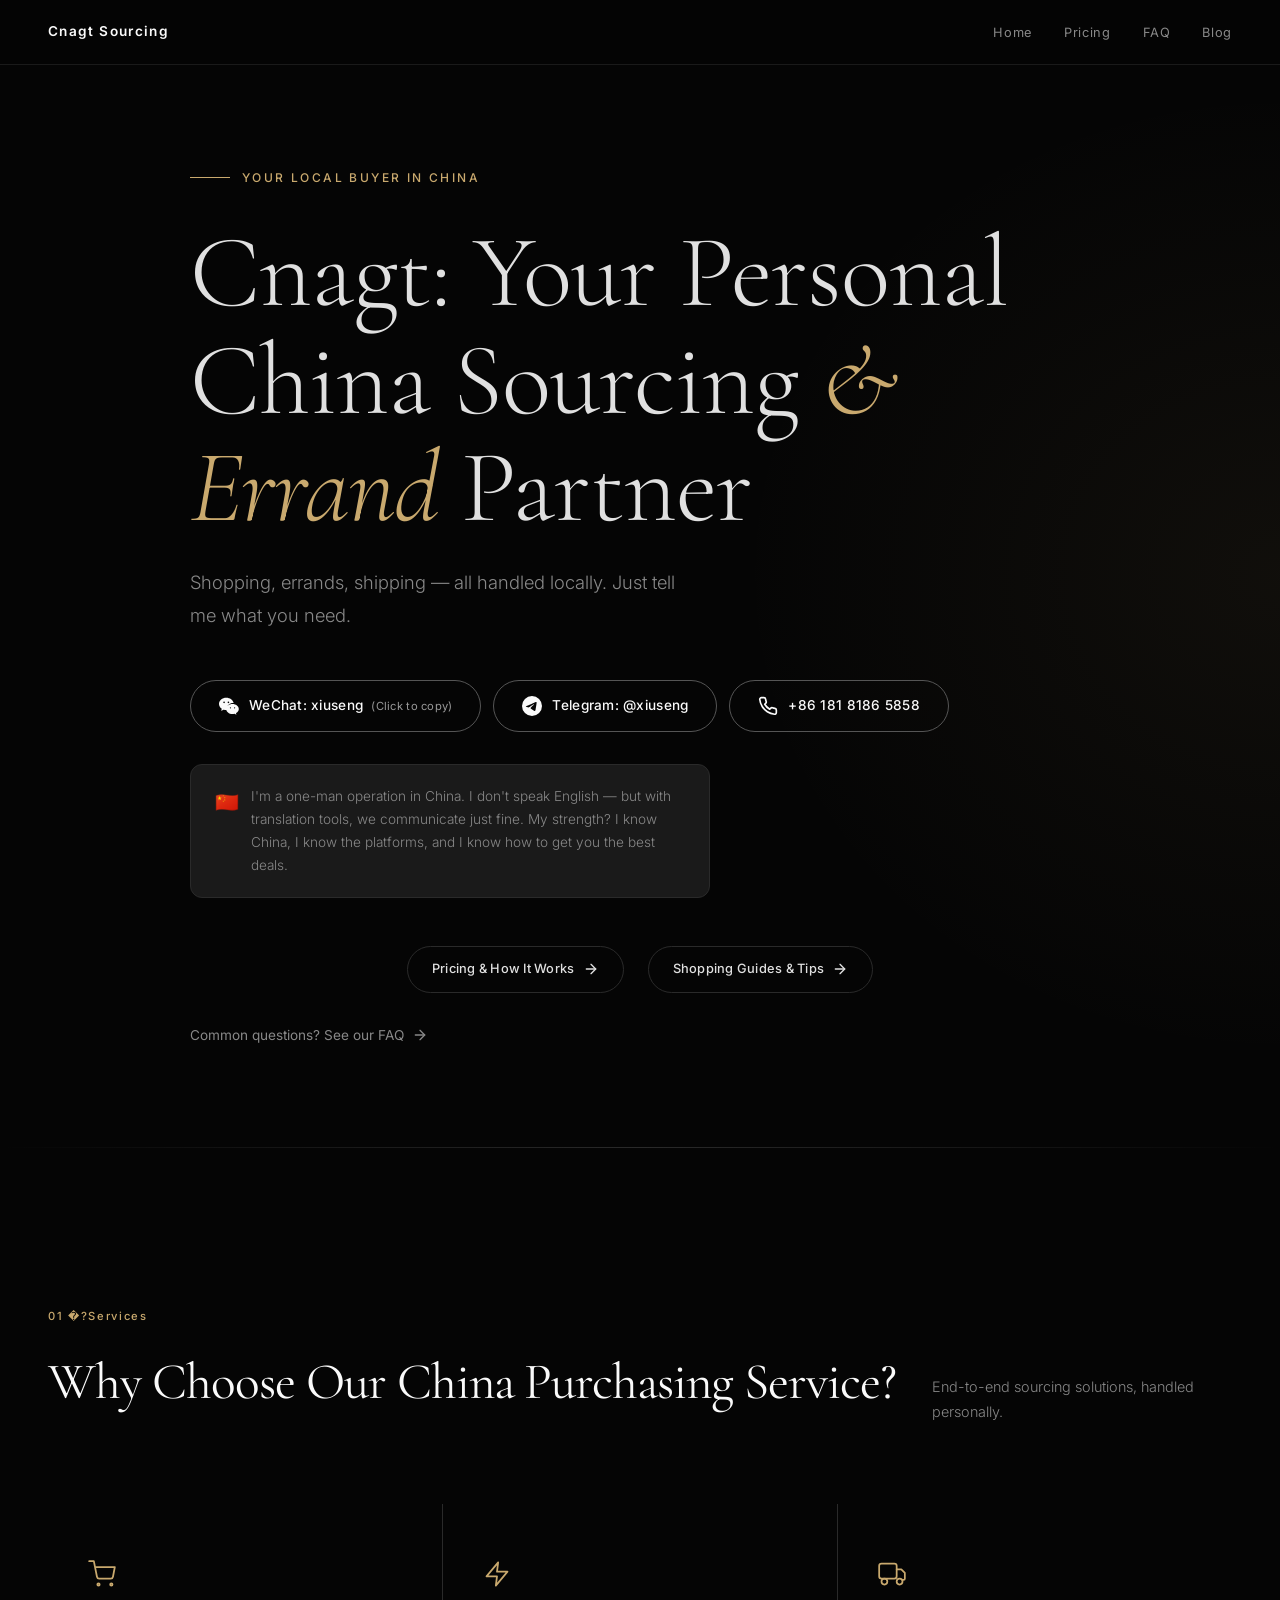
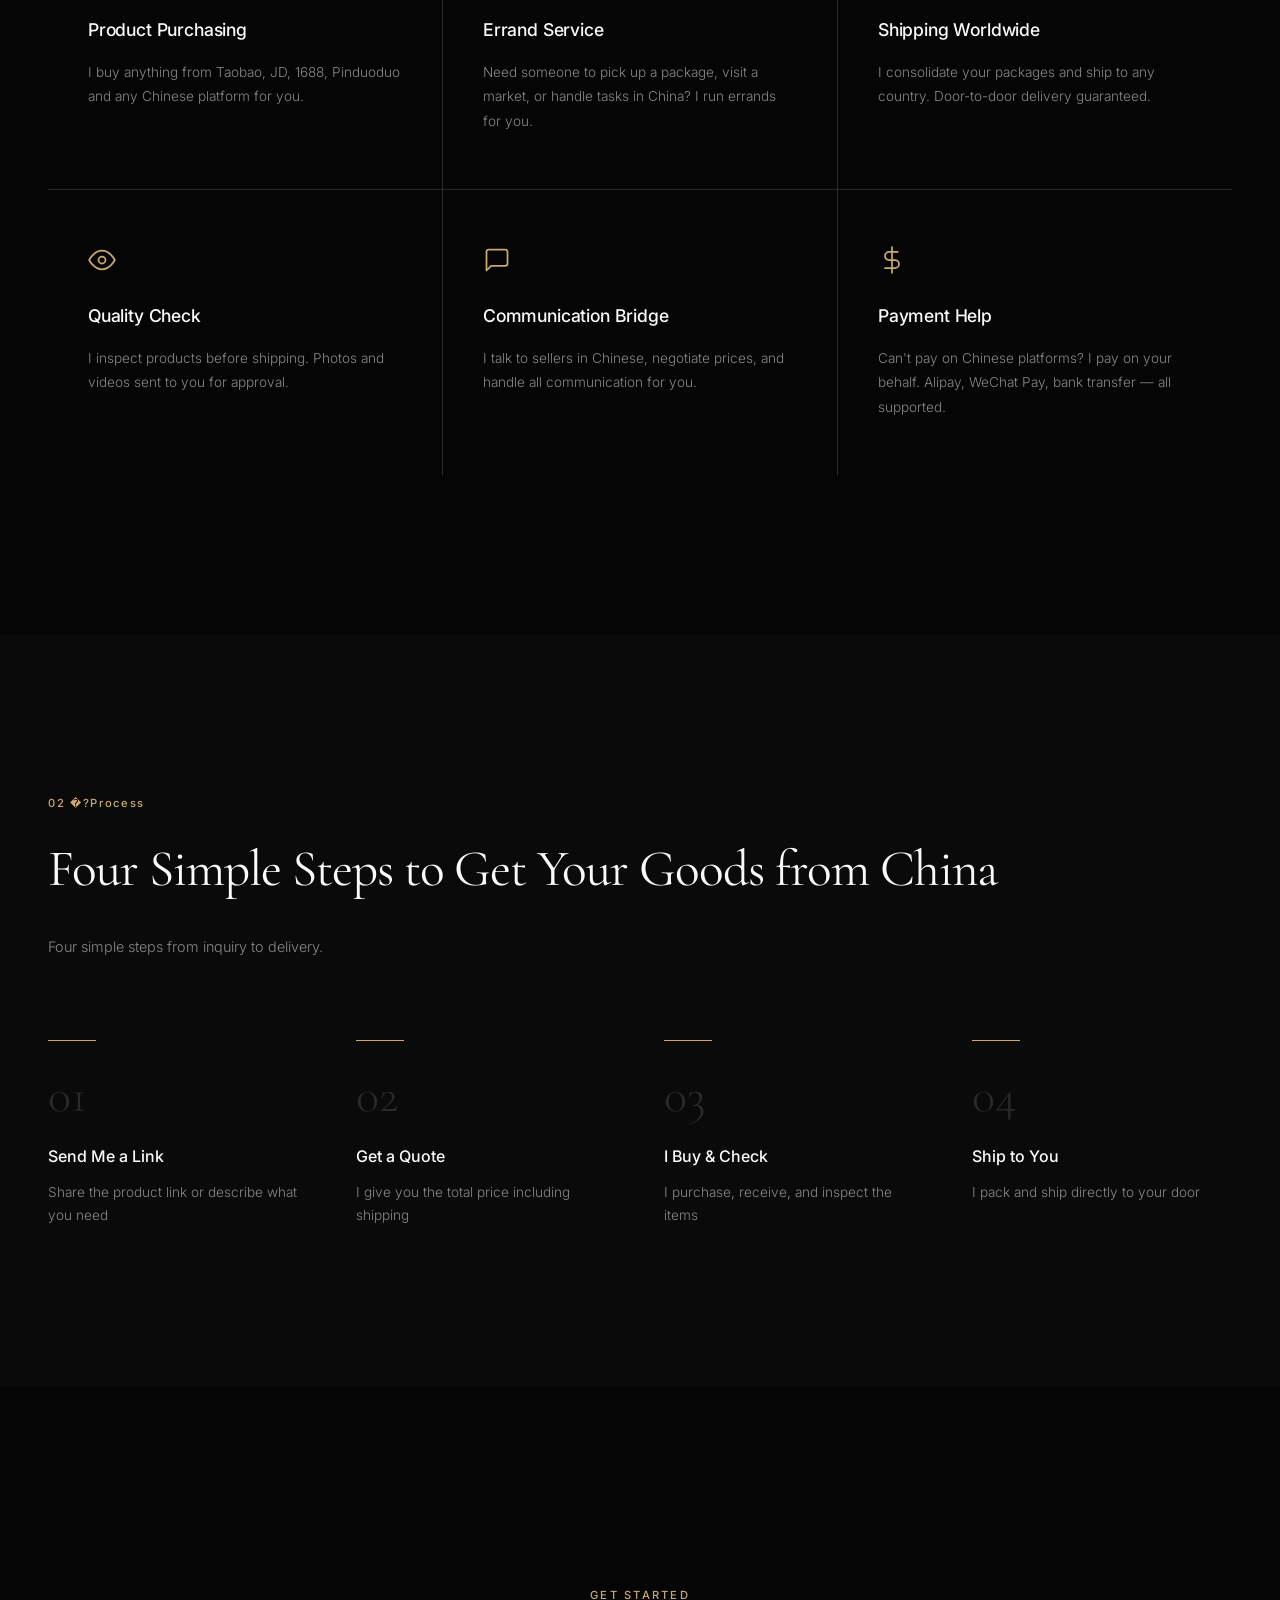
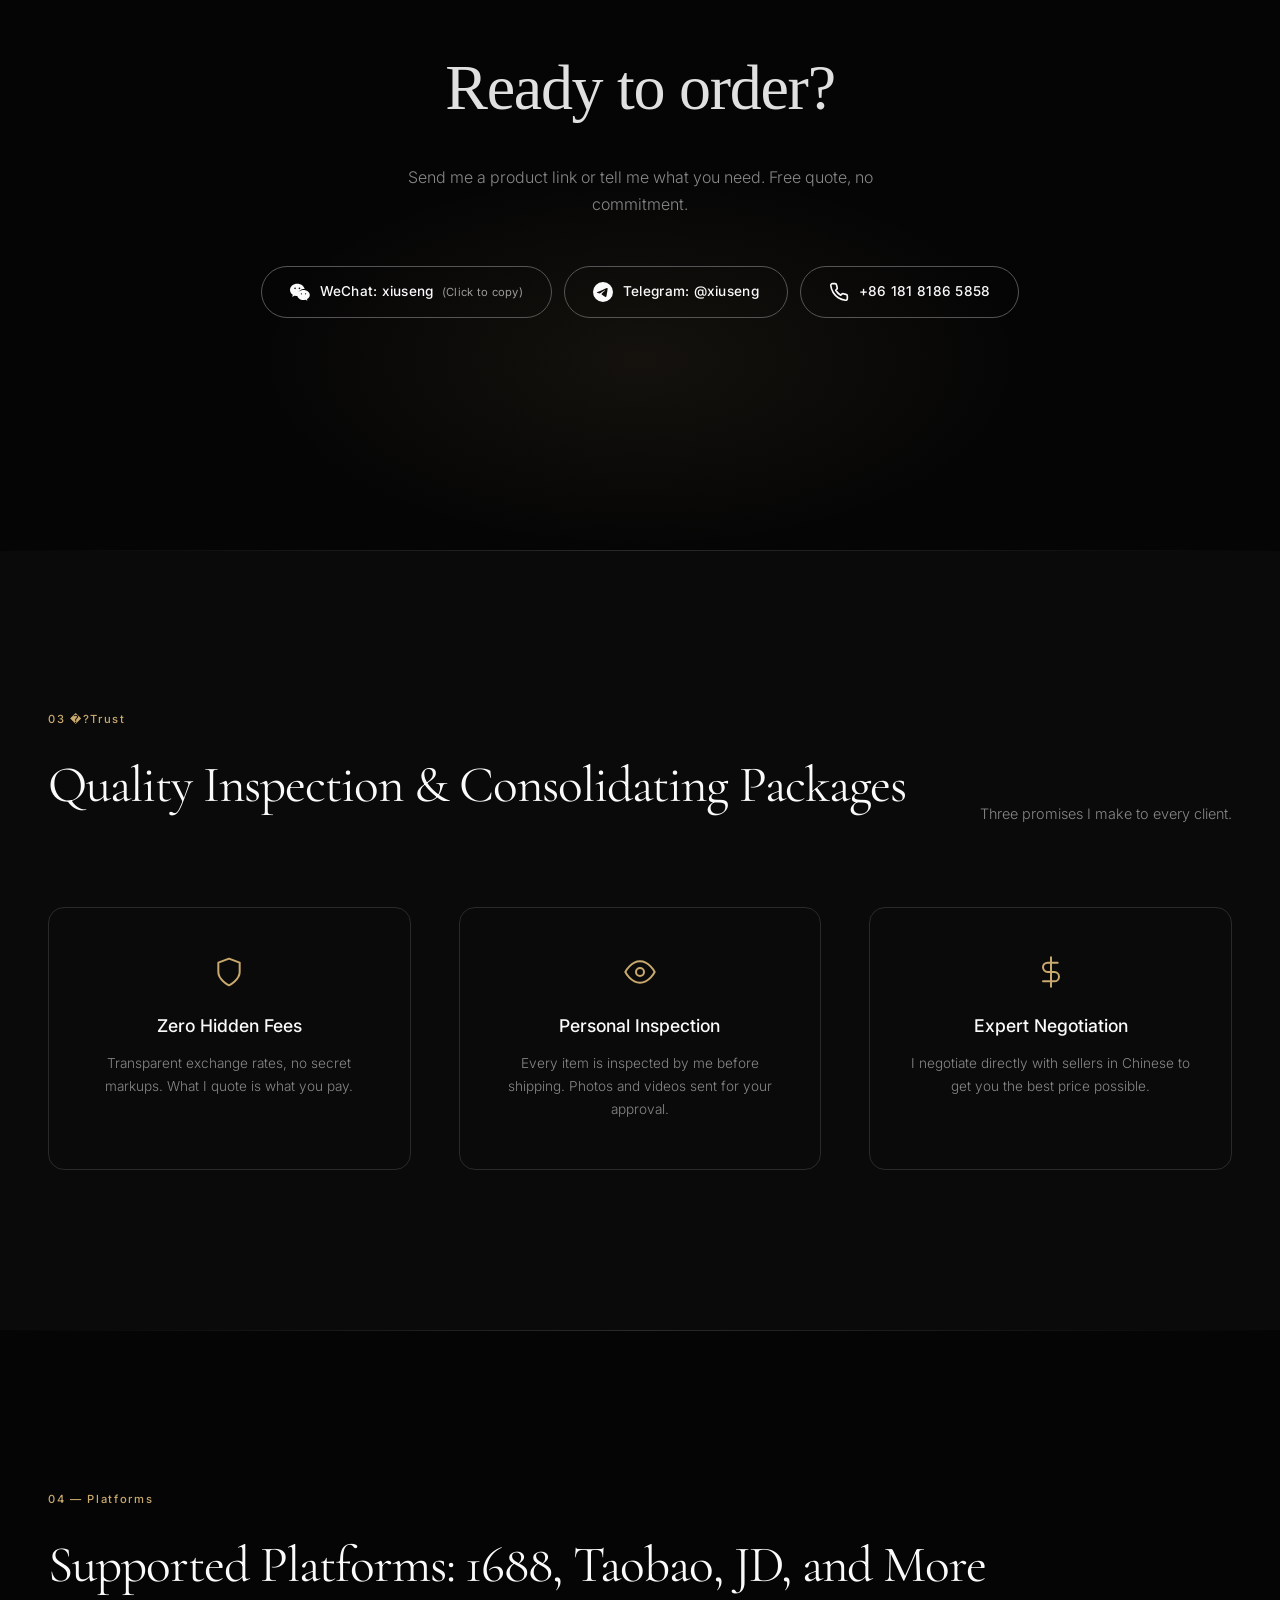
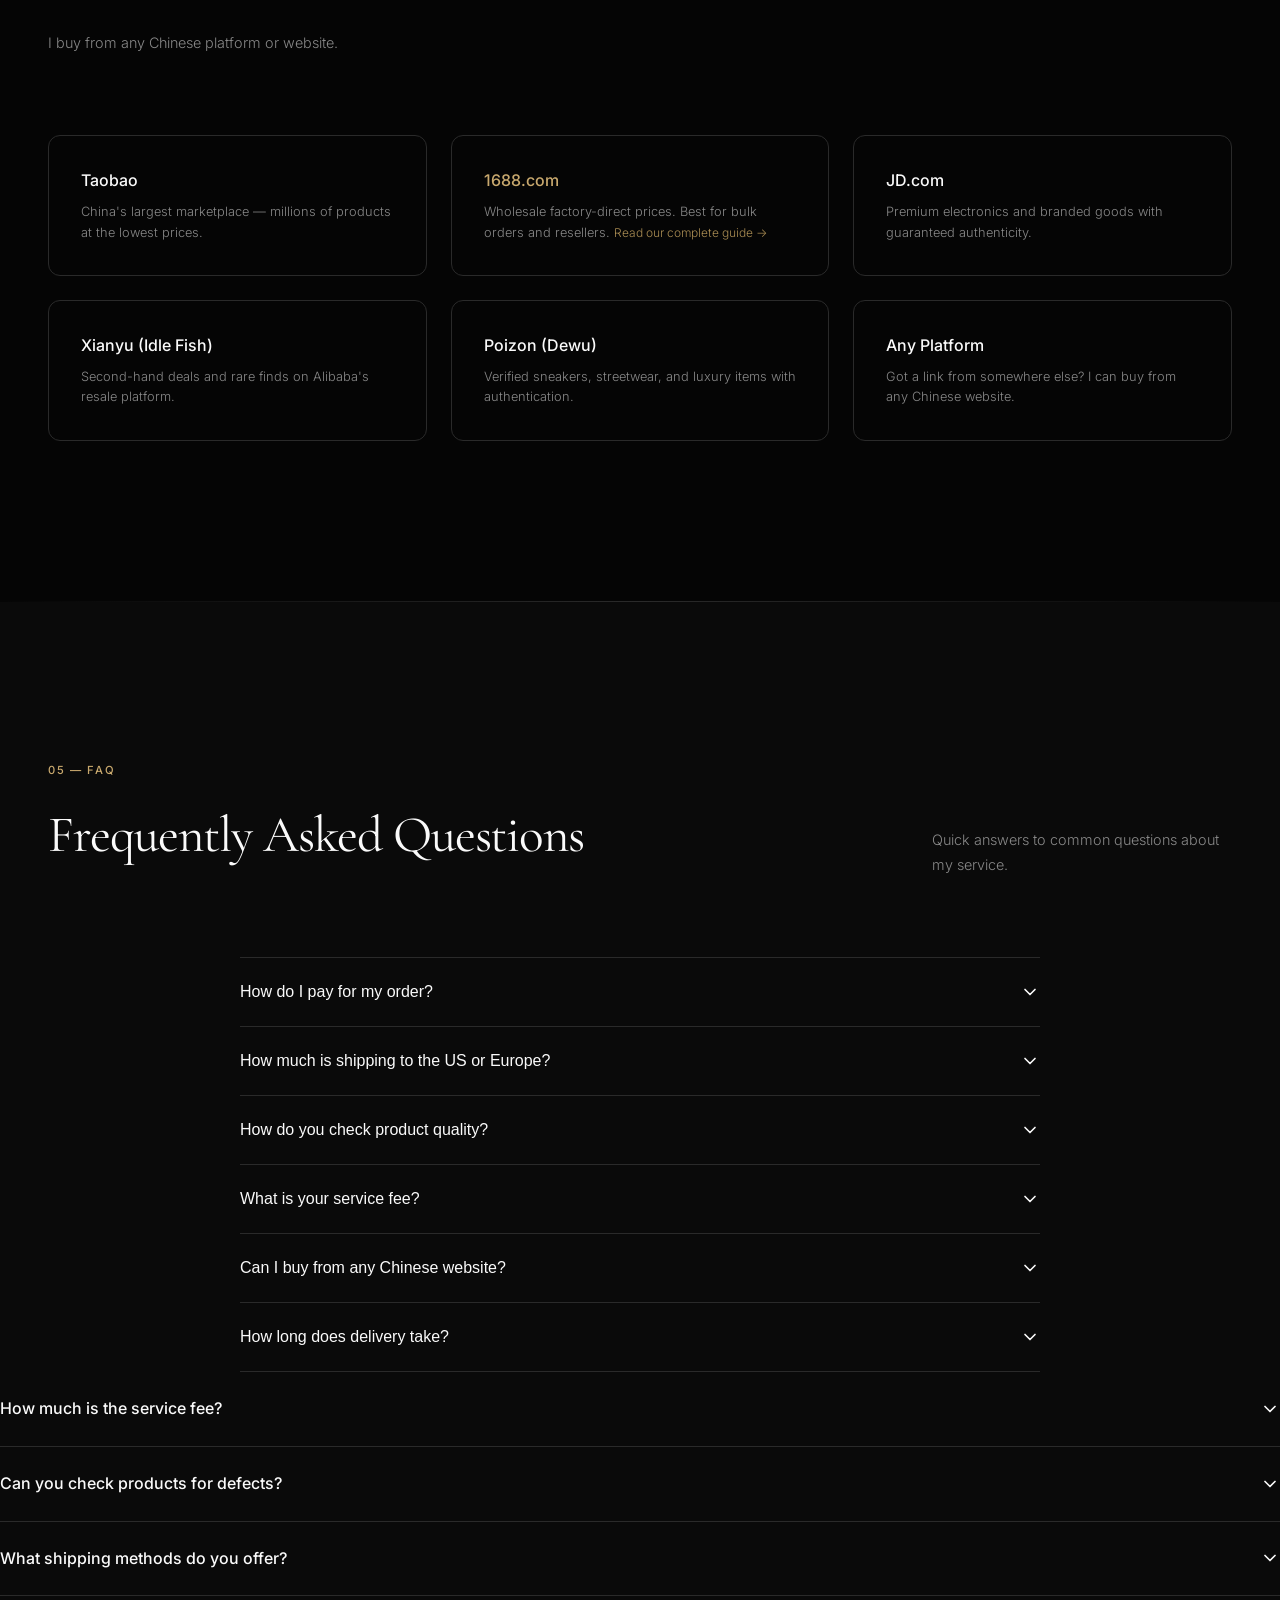
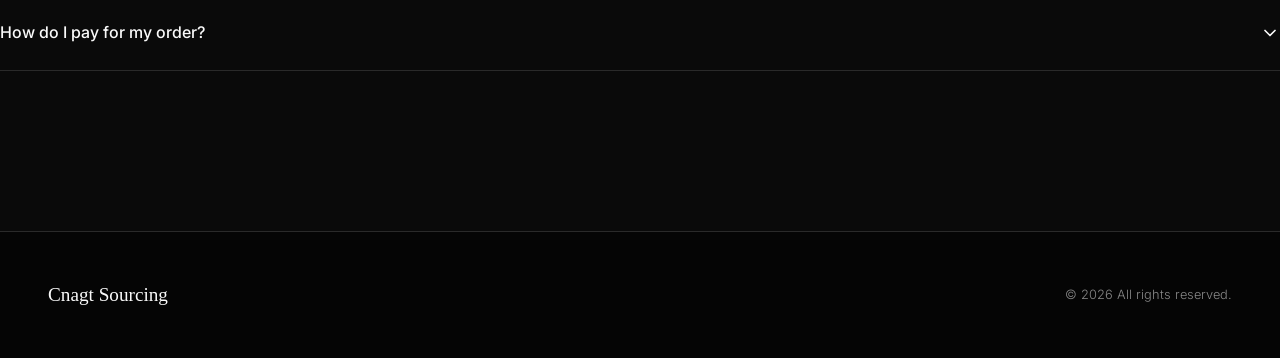
<file: index.html>
<!DOCTYPE html><html lang="en" data-astro-cid-j7pv25f6> <head><meta charset="UTF-8"><meta name="viewport" content="width=device-width, initial-scale=1.0"><meta name="theme-color" content="#050505"><title>China Purchasing Agent | Buy from 1688, Taobao | Cnagt</title><meta name="description" content="Your local buyer in China. We source from 1688, Taobao, and Dewu with price negotiation, quality inspection, and global shipping. Zero hidden fees."><meta name="keywords" content="china sourcing agent, buy from 1688, taobao purchasing agent, china errand service, worldwide shipping from china, quality inspection china, 1688 buying guide, taobao shopping service"><meta name="author" content="Cnagt Sourcing"><meta name="robots" content="index, follow, max-image-preview:large, max-snippet:-1, max-video-preview:-1"><link rel="canonical" href="https://cnagt.com/"><!-- Favicon --><link rel="icon" type="image/svg+xml" href="/favicon.svg"><link rel="apple-touch-icon" href="/og-image.jpg"><!-- Open Graph --><meta property="og:type" content="website"><meta property="og:title" content="China Purchasing Agent | Buy from 1688, Taobao | Cnagt"><meta property="og:description" content="Your local buyer in China. We source from 1688, Taobao, and Dewu with price negotiation, quality inspection, and global shipping. Zero hidden fees."><meta property="og:locale" content="en_US"><meta property="og:url" content="https://cnagt.com/"><meta property="og:image" content="https://cnagt.com/og-image.jpg"><meta property="og:image:width" content="1200"><meta property="og:image:height" content="630"><meta property="og:image:alt" content="Cnagt Sourcing - China Purchasing Agent"><meta property="og:site_name" content="Cnagt Sourcing"><!-- Twitter --><meta name="twitter:card" content="summary_large_image"><meta name="twitter:title" content="Reliable China Purchasing Agent & Errand Service | Cnagt"><meta name="twitter:description" content="I help you buy anything from China. Personal purchasing agent, errand runner, worldwide shipping."><meta name="twitter:image" content="https://cnagt.com/og-image.jpg"><meta name="twitter:image:alt" content="Cnagt Sourcing - China Purchasing Agent"><!-- Hreflang for international targeting --><link rel="alternate" hreflang="en" href="https://cnagt.com/"><link rel="alternate" hreflang="x-default" href="https://cnagt.com/"><!-- Preconnect for performance --><link rel="preconnect" href="https://fonts.googleapis.com"><link rel="preconnect" href="https://fonts.gstatic.com" crossorigin><link rel="dns-prefetch" href="https://www.googletagmanager.com"><link rel="preload" href="https://fonts.googleapis.com/css2?family=Inter:wght@200;300;400;500;600;700&family=Cormorant+Garamond:ital,wght@0,300;0,400;0,500;0,600;0,700;1,300;1,400;1,500&display=swap" as="style"><link href="https://fonts.googleapis.com/css2?family=Inter:wght@200;300;400;500;600;700&family=Cormorant+Garamond:ital,wght@0,300;0,400;0,500;0,600;0,700;1,300;1,400;1,500&display=swap" rel="stylesheet"><!-- JSON-LD: LocalBusiness --><script type="application/ld+json">{"@context":"https://schema.org","@type":"LocalBusiness","@id":"https://cnagt.com/#localbusiness","name":"Cnagt Sourcing","alternateName":"Cnagt","description":"Professional purchasing agent and errand service in China. I buy, inspect, and ship products worldwide from Taobao, JD, 1688 and other Chinese platforms.","url":"https://cnagt.com","telephone":"+86-181-8186-5858","priceRange":"$$","currenciesAccepted":"USD, EUR, GBP, CNY","paymentAccepted":"PayPal, Wise, Bank Transfer, Cryptocurrency","areaServed":{"@type":"Place","name":"Worldwide"},"serviceType":["Purchasing Agent","Errand Service","Shipping Service","Product Sourcing","Quality Inspection"],"address":{"@type":"PostalAddress","addressCountry":"CN","addressLocality":"China"},"geo":{"@type":"GeoCoordinates","latitude":"39.9042","longitude":"116.4074"},"sameAs":["https://t.me/xiuseng"],"openingHoursSpecification":{"@type":"OpeningHoursSpecification","dayOfWeek":["Monday","Tuesday","Wednesday","Thursday","Friday","Saturday","Sunday"],"opens":"09:00","closes":"21:00"},"image":"https://cnagt.com/og-image.jpg","logo":"https://cnagt.com/favicon.svg"}</script><!-- JSON-LD: WebSite with Sitelinks Search --><script type="application/ld+json">{"@context":"https://schema.org","@type":"WebSite","@id":"https://cnagt.com/#website","name":"Cnagt Sourcing","url":"https://cnagt.com","description":"Professional China product sourcing agent and errand service","inLanguage":"en-US","potentialAction":{"@type":"SearchAction","target":{"@type":"EntryPoint","urlTemplate":"https://cnagt.com/blog/?q={search_term_string}"},"query-input":"required name=search_term_string"},"publisher":{"@id":"https://cnagt.com/#localbusiness"}}</script><!-- JSON-LD: Service --><script type="application/ld+json">{"@context":"https://schema.org","@type":"Service","@id":"https://cnagt.com/#service","serviceType":"Sourcing and Logistics","provider":{"@id":"https://cnagt.com/#localbusiness"},"areaServed":"Worldwide","hasOfferCatalog":{"@type":"OfferCatalog","name":"Sourcing Services","itemListElement":[{"@type":"Offer","itemOffered":{"@type":"Service","name":"1688 Purchasing"}},{"@type":"Offer","itemOffered":{"@type":"Service","name":"Taobao Purchasing"}},{"@type":"Offer","itemOffered":{"@type":"Service","name":"Quality Inspection"}},{"@type":"Offer","itemOffered":{"@type":"Service","name":"International Consolidation"}},{"@type":"Offer","itemOffered":{"@type":"Service","name":"Errand Service"}},{"@type":"Offer","itemOffered":{"@type":"Service","name":"Payment Assistance"}}]}}</script><!-- JSON-LD: FAQPage --><script type="application/ld+json">{"@context":"https://schema.org","@type":"FAQPage","mainEntity":[{"@type":"Question","name":"How much is the service fee?","acceptedAnswer":{"@type":"Answer","text":"Transparent pricing, no hidden markups. I charge a flat fee per order plus a small percentage of the product cost. The exact fee depends on order complexity — contact me for a free quote."}},{"@type":"Question","name":"Can you check products for defects?","acceptedAnswer":{"@type":"Answer","text":"Yes, I provide photo/video inspection for every item. When products arrive at my location, I personally check for correct item, visible defects, proper packaging, and color/size accuracy. You receive detailed photos and videos for approval before shipping."}},{"@type":"Question","name":"What shipping methods do you offer?","acceptedAnswer":{"@type":"Answer","text":"I offer express shipping (DHL/FedEx/UPS, 3-7 days), air freight (7-15 days), and economy shipping (15-30 days). For a typical 1kg package to the US, expect $15-25 via air freight. To Europe, $18-30."}},{"@type":"Question","name":"How do I pay for my order?","acceptedAnswer":{"@type":"Answer","text":"I accept multiple payment methods: PayPal, Wise (TransferWise), bank transfer, and cryptocurrency (USDT). Payment is required before I place the order."}},{"@type":"Question","name":"How much is shipping to the US or Europe?","acceptedAnswer":{"@type":"Answer","text":"For a typical 1kg package to the US, expect $15-25 via air freight. To Europe, $18-30. I offer both express (3-7 days) and economy (15-30 days) options."}},{"@type":"Question","name":"How do you check product quality?","acceptedAnswer":{"@type":"Answer","text":"When items arrive at my location, I personally inspect each product. I check for correct item, visible defects, proper packaging, and color/size accuracy. I send you detailed photos and videos for your approval before shipping."}},{"@type":"Question","name":"Can I buy from any Chinese website?","acceptedAnswer":{"@type":"Answer","text":"Yes! I can purchase from any Chinese platform or website including Taobao, 1688, JD, Pinduoduo, Xianyu, Poizon, and more."}},{"@type":"Question","name":"How long does delivery take?","acceptedAnswer":{"@type":"Answer","text":"Total delivery time includes 1-3 days for receiving items from sellers, 1 day for inspection, and shipping time (3-7 days express, 15-30 days economy). Most orders arrive within 1-4 weeks."}}]}</script><!-- Google Analytics 4 --><script async src="https://www.googletagmanager.com/gtag/js?id=G-13KP92K35J"></script><script>
    window.dataLayer = window.dataLayer || [];
    function gtag(){dataLayer.push(arguments);}
    gtag('js', new Date());
    gtag('config', 'G-13KP92K35J');
  </script><link rel="stylesheet" href="assets/main.css"></head> <body data-astro-cid-j7pv25f6> <!-- Nav --> <nav data-astro-cid-j7pv25f6> <div class="container" data-astro-cid-j7pv25f6> <div class="nav-inner" data-astro-cid-j7pv25f6> <a href="/" class="nav-logo" data-astro-cid-j7pv25f6>Cnagt Sourcing</a> <ul class="nav-links" data-astro-cid-j7pv25f6> <li data-astro-cid-j7pv25f6><a href="/" class="active" data-astro-cid-j7pv25f6>Home</a></li> <li data-astro-cid-j7pv25f6><a href="/pricing/" data-astro-cid-j7pv25f6>Pricing</a></li> <li data-astro-cid-j7pv25f6><a href="/faq/" data-astro-cid-j7pv25f6>FAQ</a></li> <li data-astro-cid-j7pv25f6><a href="/blog/" data-astro-cid-j7pv25f6>Blog</a></li> </ul> </div> </div> </nav> <!-- Hero Section --> <section class="hero" data-astro-cid-j7pv25f6> <div class="container" data-astro-cid-j7pv25f6> <div class="hero-label" data-astro-cid-j7pv25f6>Your Local Buyer in China</div> <h1 data-astro-cid-j7pv25f6>Cnagt: Your Personal China Sourcing <em data-astro-cid-j7pv25f6>&amp; Errand</em> Partner</h1> <p class="hero-subtitle" data-astro-cid-j7pv25f6>Shopping, errands, shipping — all handled locally. Just tell me what you need.</p> <div class="contact-bar" data-astro-cid-j7pv25f6> <a href="javascript:void(0)" class="contact-btn wechat" onclick="copyWeChat(event)" data-astro-cid-j7pv25f6> <svg class="icon" aria-hidden="true" viewBox="0 0 24 24" width="20" height="20" fill="currentColor" data-astro-cid-j7pv25f6><path d="M8.691 2.188C3.891 2.188 0 5.476 0 9.53c0 2.212 1.17 4.203 3.002 5.55a.59.59 0 0 1 .213.665l-.39 1.48c-.019.07-.048.141-.048.213 0 .163.13.295.29.295a.326.326 0 0 0 .167-.054l1.903-1.114a.864.864 0 0 1 .717-.098 10.16 10.16 0 0 0 2.837.403c.276 0 .543-.027.811-.05a6.42 6.42 0 0 1-.248-1.753c0-3.694 3.387-6.69 7.57-6.69.259 0 .51.022.763.042C16.833 4.904 13.146 2.188 8.691 2.188zm-2.6 4.408c.58 0 1.05.47 1.05 1.05s-.47 1.05-1.05 1.05-1.05-.47-1.05-1.05.47-1.05 1.05-1.05zm5.2 0c.58 0 1.05.47 1.05 1.05s-.47 1.05-1.05 1.05-1.05-.47-1.05-1.05.47-1.05 1.05-1.05zM23.76 15.7c0-3.338-3.39-6.046-7.57-6.046-4.18 0-7.57 2.708-7.57 6.046 0 3.338 3.39 6.046 7.57 6.046a9.35 9.35 0 0 0 2.336-.297.636.636 0 0 1 .526.073l1.4.82a.236.236 0 0 0 .122.04c.118 0 .213-.098.213-.216a.56.56 0 0 0-.035-.156l-.287-1.087a.434.434 0 0 1 .157-.49C22.636 19.57 23.76 17.79 23.76 15.7zm-10.036-.78c-.426 0-.772-.346-.772-.772s.346-.772.772-.772.772.346.772.772-.346.772-.772.772zm4.964 0c-.426 0-.772-.346-.772-.772s.346-.772.772-.772.772.346.772.772-.346.772-.772.772z" data-astro-cid-j7pv25f6></path></svg> <span data-astro-cid-j7pv25f6>WeChat: xiuseng <small data-astro-cid-j7pv25f6>(Click to copy)</small></span> </a> <a href="https://t.me/xiuseng" class="contact-btn telegram" rel="noopener noreferrer" data-astro-cid-j7pv25f6> <svg class="icon" aria-hidden="true" viewBox="0 0 24 24" width="20" height="20" fill="currentColor" data-astro-cid-j7pv25f6><path d="M11.944 0A12 12 0 0 0 0 12a12 12 0 0 0 12 12 12 12 0 0 0 12-12A12 12 0 0 0 12 0a12 12 0 0 0-.056 0zm4.962 7.224c.1-.002.321.023.465.14a.506.506 0 0 1 .171.325c.016.093.036.306.02.472-.18 1.898-.962 6.502-1.36 8.627-.168.9-.499 1.201-.82 1.23-.696.065-1.225-.46-1.9-.902-1.056-.693-1.653-1.124-2.678-1.8-1.185-.78-.417-1.21.258-1.91.177-.184 3.247-2.977 3.307-3.23.007-.032.014-.15-.056-.216s-.174-.041-.249-.024c-.106.024-1.793 1.14-5.061 3.345-.479.33-.913.49-1.302.48-.428-.008-1.252-.241-1.865-.44-.752-.245-1.349-.374-1.297-.789.027-.216.325-.437.893-.663 3.498-1.524 5.83-2.529 6.998-3.014 3.332-1.386 4.025-1.627 4.476-1.635z" data-astro-cid-j7pv25f6></path></svg> <span data-astro-cid-j7pv25f6>Telegram: @xiuseng</span> </a> <a href="tel:+8618181865858" class="contact-btn phone" data-astro-cid-j7pv25f6> <svg class="icon" aria-hidden="true" viewBox="0 0 24 24" width="20" height="20" fill="none" stroke="currentColor" stroke-width="2" stroke-linecap="round" stroke-linejoin="round" data-astro-cid-j7pv25f6><path d="M22 16.92v3a2 2 0 0 1-2.18 2 19.79 19.79 0 0 1-8.63-3.07 19.5 19.5 0 0 1-6-6 19.79 19.79 0 0 1-3.07-8.67A2 2 0 0 1 4.11 2h3a2 2 0 0 1 2 1.72 12.84 12.84 0 0 0 .7 2.81 2 2 0 0 1-.45 2.11L8.09 9.91a16 16 0 0 0 6 6l1.27-1.27a2 2 0 0 1 2.11-.45 12.84 12.84 0 0 0 2.81.7A2 2 0 0 1 22 16.92z" data-astro-cid-j7pv25f6></path></svg> <span data-astro-cid-j7pv25f6>+86 181 8186 5858</span> </a> </div> <div class="hero-note" data-astro-cid-j7pv25f6> <span class="hero-note-icon" data-astro-cid-j7pv25f6>🇨🇳</span> <span data-astro-cid-j7pv25f6>I'm a one-man operation in China. I don't speak English — but with translation tools, we communicate just fine. My strength? I know China, I know the platforms, and I know how to get you the best deals.</span> </div> <div class="page-links" data-astro-cid-j7pv25f6> <a href="/pricing/" class="page-link" data-astro-cid-j7pv25f6> <span data-astro-cid-j7pv25f6>Pricing & How It Works</span> <svg aria-hidden="true" viewBox="0 0 24 24" fill="none" stroke="currentColor" stroke-width="2" stroke-linecap="round" stroke-linejoin="round" data-astro-cid-j7pv25f6><line x1="5" y1="12" x2="19" y2="12" data-astro-cid-j7pv25f6></line><polyline points="12 5 19 12 12 19" data-astro-cid-j7pv25f6></polyline></svg> </a> <a href="/blog/" class="page-link" data-astro-cid-j7pv25f6> <span data-astro-cid-j7pv25f6>Shopping Guides & Tips</span> <svg aria-hidden="true" viewBox="0 0 24 24" fill="none" stroke="currentColor" stroke-width="2" stroke-linecap="round" stroke-linejoin="round" data-astro-cid-j7pv25f6><line x1="5" y1="12" x2="19" y2="12" data-astro-cid-j7pv25f6></line><polyline points="12 5 19 12 12 19" data-astro-cid-j7pv25f6></polyline></svg> </a> </div> <a href="/faq/" class="faq-link" data-astro-cid-j7pv25f6> <span data-astro-cid-j7pv25f6>Common questions? See our FAQ</span> <svg aria-hidden="true" viewBox="0 0 24 24" width="16" height="16" fill="none" stroke="currentColor" stroke-width="2" stroke-linecap="round" stroke-linejoin="round" data-astro-cid-j7pv25f6><line x1="5" y1="12" x2="19" y2="12" data-astro-cid-j7pv25f6></line><polyline points="12 5 19 12 12 19" data-astro-cid-j7pv25f6></polyline></svg> </a> </div> </section> <div class="divider" data-astro-cid-j7pv25f6></div> <!-- Services --> <section class="services" data-astro-cid-j7pv25f6> <div class="container" data-astro-cid-j7pv25f6> <div class="section-header fade-up" data-astro-cid-j7pv25f6> <div data-astro-cid-j7pv25f6> <div class="section-number" data-astro-cid-j7pv25f6>01 �?Services</div> <h2 class="section-title" data-astro-cid-j7pv25f6>Why Choose Our China Purchasing Service?</h2> </div> <p class="section-desc" data-astro-cid-j7pv25f6>End-to-end sourcing solutions, handled personally.</p> </div> <div class="services-grid fade-up" data-astro-cid-j7pv25f6> <div class="service-card" data-astro-cid-j7pv25f6> <div class="icon" data-astro-cid-j7pv25f6><svg aria-hidden="true" viewBox="0 0 24 24" width="28" height="28" fill="none" stroke="currentColor" stroke-width="1.5" stroke-linecap="round" stroke-linejoin="round"><circle cx="9" cy="21" r="1"/><circle cx="20" cy="21" r="1"/><path d="M1 1h4l2.68 13.39a2 2 0 0 0 2 1.61h9.72a2 2 0 0 0 2-1.61L23 6H6"/></svg></div> <h3 data-astro-cid-j7pv25f6>Product Purchasing</h3> <p data-astro-cid-j7pv25f6>I buy anything from Taobao, JD, 1688, Pinduoduo and any Chinese platform for you.</p> </div><div class="service-card" data-astro-cid-j7pv25f6> <div class="icon" data-astro-cid-j7pv25f6><svg aria-hidden="true" viewBox="0 0 24 24" width="28" height="28" fill="none" stroke="currentColor" stroke-width="1.5" stroke-linecap="round" stroke-linejoin="round"><path d="M13 2L3 14h9l-1 8 10-12h-9l1-8z"/></svg></div> <h3 data-astro-cid-j7pv25f6>Errand Service</h3> <p data-astro-cid-j7pv25f6>Need someone to pick up a package, visit a market, or handle tasks in China? I run errands for you.</p> </div><div class="service-card" data-astro-cid-j7pv25f6> <div class="icon" data-astro-cid-j7pv25f6><svg aria-hidden="true" viewBox="0 0 24 24" width="28" height="28" fill="none" stroke="currentColor" stroke-width="1.5" stroke-linecap="round" stroke-linejoin="round"><rect x="1" y="3" width="15" height="13" rx="2"/><path d="M16 8h4l3 3v5a1 1 0 0 1-1 1h-1"/><circle cx="5.5" cy="18.5" r="2.5"/><circle cx="18.5" cy="18.5" r="2.5"/></svg></div> <h3 data-astro-cid-j7pv25f6>Shipping Worldwide</h3> <p data-astro-cid-j7pv25f6>I consolidate your packages and ship to any country. Door-to-door delivery guaranteed.</p> </div><div class="service-card" data-astro-cid-j7pv25f6> <div class="icon" data-astro-cid-j7pv25f6><svg aria-hidden="true" viewBox="0 0 24 24" width="28" height="28" fill="none" stroke="currentColor" stroke-width="1.5" stroke-linecap="round" stroke-linejoin="round"><path d="M1 12s4-8 11-8 11 8 11 8-4 8-11 8-11-8-11-8z"/><circle cx="12" cy="12" r="3"/></svg></div> <h3 data-astro-cid-j7pv25f6>Quality Check</h3> <p data-astro-cid-j7pv25f6>I inspect products before shipping. Photos and videos sent to you for approval.</p> </div><div class="service-card" data-astro-cid-j7pv25f6> <div class="icon" data-astro-cid-j7pv25f6><svg aria-hidden="true" viewBox="0 0 24 24" width="28" height="28" fill="none" stroke="currentColor" stroke-width="1.5" stroke-linecap="round" stroke-linejoin="round"><path d="M21 15a2 2 0 0 1-2 2H7l-4 4V5a2 2 0 0 1 2-2h14a2 2 0 0 1 2 2z"/></svg></div> <h3 data-astro-cid-j7pv25f6>Communication Bridge</h3> <p data-astro-cid-j7pv25f6>I talk to sellers in Chinese, negotiate prices, and handle all communication for you.</p> </div><div class="service-card" data-astro-cid-j7pv25f6> <div class="icon" data-astro-cid-j7pv25f6><svg aria-hidden="true" viewBox="0 0 24 24" width="28" height="28" fill="none" stroke="currentColor" stroke-width="1.5" stroke-linecap="round" stroke-linejoin="round"><line x1="12" y1="1" x2="12" y2="23"/><path d="M17 5H9.5a3.5 3.5 0 0 0 0 7h5a3.5 3.5 0 0 1 0 7H6"/></svg></div> <h3 data-astro-cid-j7pv25f6>Payment Help</h3> <p data-astro-cid-j7pv25f6>Can&#39;t pay on Chinese platforms? I pay on your behalf. Alipay, WeChat Pay, bank transfer — all supported.</p> </div> </div> </div> </section> <!-- How It Works --> <section class="how-it-works" data-astro-cid-j7pv25f6> <div class="container" data-astro-cid-j7pv25f6> <div class="section-header fade-up" data-astro-cid-j7pv25f6> <div data-astro-cid-j7pv25f6> <div class="section-number" data-astro-cid-j7pv25f6>02 �?Process</div> <h2 class="section-title" data-astro-cid-j7pv25f6>Four Simple Steps to Get Your Goods from China</h2> </div> <p class="section-desc" data-astro-cid-j7pv25f6>Four simple steps from inquiry to delivery.</p> </div> <div class="steps fade-up" data-astro-cid-j7pv25f6> <div class="step" data-astro-cid-j7pv25f6> <div class="step-num" data-astro-cid-j7pv25f6>01</div> <h3 data-astro-cid-j7pv25f6>Send Me a Link</h3> <p data-astro-cid-j7pv25f6>Share the product link or describe what you need</p> </div><div class="step" data-astro-cid-j7pv25f6> <div class="step-num" data-astro-cid-j7pv25f6>02</div> <h3 data-astro-cid-j7pv25f6>Get a Quote</h3> <p data-astro-cid-j7pv25f6>I give you the total price including shipping</p> </div><div class="step" data-astro-cid-j7pv25f6> <div class="step-num" data-astro-cid-j7pv25f6>03</div> <h3 data-astro-cid-j7pv25f6>I Buy &amp; Check</h3> <p data-astro-cid-j7pv25f6>I purchase, receive, and inspect the items</p> </div><div class="step" data-astro-cid-j7pv25f6> <div class="step-num" data-astro-cid-j7pv25f6>04</div> <h3 data-astro-cid-j7pv25f6>Ship to You</h3> <p data-astro-cid-j7pv25f6>I pack and ship directly to your door</p> </div> </div> </div> </section> <!-- CTA --> <section class="cta" data-astro-cid-j7pv25f6> <div class="container" data-astro-cid-j7pv25f6> <div class="cta-label fade-up" data-astro-cid-j7pv25f6>Get Started</div> <h2 class="fade-up" data-astro-cid-j7pv25f6>Ready to order?</h2> <p class="fade-up" data-astro-cid-j7pv25f6>Send me a product link or tell me what you need. Free quote, no commitment.</p> <div class="contact-bar fade-up" data-astro-cid-j7pv25f6> <a href="javascript:void(0)" class="contact-btn wechat" onclick="copyWeChat(event)" data-astro-cid-j7pv25f6> <svg class="icon" viewBox="0 0 24 24" width="20" height="20" fill="currentColor" data-astro-cid-j7pv25f6><path d="M8.691 2.188C3.891 2.188 0 5.476 0 9.53c0 2.212 1.17 4.203 3.002 5.55a.59.59 0 0 1 .213.665l-.39 1.48c-.019.07-.048.141-.048.213 0 .163.13.295.29.295a.326.326 0 0 0 .167-.054l1.903-1.114a.864.864 0 0 1 .717-.098 10.16 10.16 0 0 0 2.837.403c.276 0 .543-.027.811-.05a6.42 6.42 0 0 1-.248-1.753c0-3.694 3.387-6.69 7.57-6.69.259 0 .51.022.763.042C16.833 4.904 13.146 2.188 8.691 2.188zm-2.6 4.408c.58 0 1.05.47 1.05 1.05s-.47 1.05-1.05 1.05-1.05-.47-1.05-1.05.47-1.05 1.05-1.05zm5.2 0c.58 0 1.05.47 1.05 1.05s-.47 1.05-1.05 1.05-1.05-.47-1.05-1.05.47-1.05 1.05-1.05zM23.76 15.7c0-3.338-3.39-6.046-7.57-6.046-4.18 0-7.57 2.708-7.57 6.046 0 3.338 3.39 6.046 7.57 6.046a9.35 9.35 0 0 0 2.336-.297.636.636 0 0 1 .526.073l1.4.82a.236.236 0 0 0 .122.04c.118 0 .213-.098.213-.216a.56.56 0 0 0-.035-.156l-.287-1.087a.434.434 0 0 1 .157-.49C22.636 19.57 23.76 17.79 23.76 15.7zm-10.036-.78c-.426 0-.772-.346-.772-.772s.346-.772.772-.772.772.346.772.772-.346.772-.772.772zm4.964 0c-.426 0-.772-.346-.772-.772s.346-.772.772-.772.772.346.772.772-.346.772-.772.772z" data-astro-cid-j7pv25f6></path></svg> <span data-astro-cid-j7pv25f6>WeChat: xiuseng <small data-astro-cid-j7pv25f6>(Click to copy)</small></span> </a> <a href="https://t.me/xiuseng" class="contact-btn telegram" rel="noopener noreferrer" data-astro-cid-j7pv25f6> <svg class="icon" viewBox="0 0 24 24" width="20" height="20" fill="currentColor" data-astro-cid-j7pv25f6><path d="M11.944 0A12 12 0 0 0 0 12a12 12 0 0 0 12 12 12 12 0 0 0 12-12A12 12 0 0 0 12 0a12 12 0 0 0-.056 0zm4.962 7.224c.1-.002.321.023.465.14a.506.506 0 0 1 .171.325c.016.093.036.306.02.472-.18 1.898-.962 6.502-1.36 8.627-.168.9-.499 1.201-.82 1.23-.696.065-1.225-.46-1.9-.902-1.056-.693-1.653-1.124-2.678-1.8-1.185-.78-.417-1.21.258-1.91.177-.184 3.247-2.977 3.307-3.23.007-.032.014-.15-.056-.216s-.174-.041-.249-.024c-.106.024-1.793 1.14-5.061 3.345-.479.33-.913.49-1.302.48-.428-.008-1.252-.241-1.865-.44-.752-.245-1.349-.374-1.297-.789.027-.216.325-.437.893-.663 3.498-1.524 5.83-2.529 6.998-3.014 3.332-1.386 4.025-1.627 4.476-1.635z" data-astro-cid-j7pv25f6></path></svg> <span data-astro-cid-j7pv25f6>Telegram: @xiuseng</span> </a> <a href="tel:+8618181865858" class="contact-btn phone" data-astro-cid-j7pv25f6> <svg class="icon" viewBox="0 0 24 24" width="20" height="20" fill="none" stroke="currentColor" stroke-width="2" stroke-linecap="round" stroke-linejoin="round" data-astro-cid-j7pv25f6><path d="M22 16.92v3a2 2 0 0 1-2.18 2 19.79 19.79 0 0 1-8.63-3.07 19.5 19.5 0 0 1-6-6 19.79 19.79 0 0 1-3.07-8.67A2 2 0 0 1 4.11 2h3a2 2 0 0 1 2 1.72 12.84 12.84 0 0 0 .7 2.81 2 2 0 0 1-.45 2.11L8.09 9.91a16 16 0 0 0 6 6l1.27-1.27a2 2 0 0 1 2.11-.45 12.84 12.84 0 0 0 2.81.7A2 2 0 0 1 22 16.92z" data-astro-cid-j7pv25f6></path></svg> <span data-astro-cid-j7pv25f6>+86 181 8186 5858</span> </a> </div> </div> </section> <div class="divider" data-astro-cid-j7pv25f6></div> <!-- Why Choose Me --> <section class="why-choose" data-astro-cid-j7pv25f6> <div class="container" data-astro-cid-j7pv25f6> <div class="section-header fade-up" data-astro-cid-j7pv25f6> <div data-astro-cid-j7pv25f6> <div class="section-number" data-astro-cid-j7pv25f6>03 �?Trust</div> <h2 class="section-title" data-astro-cid-j7pv25f6>Quality Inspection &amp; Consolidating Packages</h2> </div> <p class="section-desc" data-astro-cid-j7pv25f6>Three promises I make to every client.</p> </div> <div class="why-grid fade-up" data-astro-cid-j7pv25f6> <div class="why-card" data-astro-cid-j7pv25f6> <div class="why-icon" data-astro-cid-j7pv25f6> <svg aria-hidden="true" viewBox="0 0 24 24" width="32" height="32" fill="none" stroke="currentColor" stroke-width="1.5" stroke-linecap="round" stroke-linejoin="round" data-astro-cid-j7pv25f6><path d="M12 22s8-4 8-10V5l-8-3-8 3v7c0 6 8 10 8 10z" data-astro-cid-j7pv25f6></path></svg> </div> <h3 data-astro-cid-j7pv25f6>Zero Hidden Fees</h3> <p data-astro-cid-j7pv25f6>Transparent exchange rates, no secret markups. What I quote is what you pay.</p> </div> <div class="why-card" data-astro-cid-j7pv25f6> <div class="why-icon" data-astro-cid-j7pv25f6> <svg aria-hidden="true" viewBox="0 0 24 24" width="32" height="32" fill="none" stroke="currentColor" stroke-width="1.5" stroke-linecap="round" stroke-linejoin="round" data-astro-cid-j7pv25f6><path d="M1 12s4-8 11-8 11 8 11 8-4 8-11 8-11-8-11-8z" data-astro-cid-j7pv25f6></path><circle cx="12" cy="12" r="3" data-astro-cid-j7pv25f6></circle></svg> </div> <h3 data-astro-cid-j7pv25f6>Personal Inspection</h3> <p data-astro-cid-j7pv25f6>Every item is inspected by me before shipping. Photos and videos sent for your approval.</p> </div> <div class="why-card" data-astro-cid-j7pv25f6> <div class="why-icon" data-astro-cid-j7pv25f6> <svg aria-hidden="true" viewBox="0 0 24 24" width="32" height="32" fill="none" stroke="currentColor" stroke-width="1.5" stroke-linecap="round" stroke-linejoin="round" data-astro-cid-j7pv25f6><line x1="12" y1="1" x2="12" y2="23" data-astro-cid-j7pv25f6></line><path d="M17 5H9.5a3.5 3.5 0 0 0 0 7h5a3.5 3.5 0 0 1 0 7H6" data-astro-cid-j7pv25f6></path></svg> </div> <h3 data-astro-cid-j7pv25f6>Expert Negotiation</h3> <p data-astro-cid-j7pv25f6>I negotiate directly with sellers in Chinese to get you the best price possible.</p> </div> </div> </div> </section> <div class="divider" data-astro-cid-j7pv25f6></div> <!-- Supported Platforms --> <section class="platforms" data-astro-cid-j7pv25f6> <div class="container" data-astro-cid-j7pv25f6> <div class="section-header fade-up" data-astro-cid-j7pv25f6> <div data-astro-cid-j7pv25f6> <div class="section-number" data-astro-cid-j7pv25f6>04 — Platforms</div> <h2 class="section-title" data-astro-cid-j7pv25f6>Supported Platforms: 1688, Taobao, JD, and More</h2> </div> <p class="section-desc" data-astro-cid-j7pv25f6>I buy from any Chinese platform or website.</p> </div> <div class="platforms-grid fade-up" data-astro-cid-j7pv25f6> <div class="platform-card" data-astro-cid-j7pv25f6> <h3 data-astro-cid-j7pv25f6>Taobao</h3> <p data-astro-cid-j7pv25f6>China's largest marketplace — millions of products at the lowest prices.</p> </div> <div class="platform-card" data-astro-cid-j7pv25f6> <h3 data-astro-cid-j7pv25f6><a href="/blog/how-to-buy-from-1688/" data-astro-cid-j7pv25f6>1688.com</a></h3> <p data-astro-cid-j7pv25f6>Wholesale factory-direct prices. Best for bulk orders and resellers. <a href="/blog/how-to-buy-from-1688/" data-astro-cid-j7pv25f6>Read our complete guide →</a></p> </div> <div class="platform-card" data-astro-cid-j7pv25f6> <h3 data-astro-cid-j7pv25f6>JD.com</h3> <p data-astro-cid-j7pv25f6>Premium electronics and branded goods with guaranteed authenticity.</p> </div> <div class="platform-card" data-astro-cid-j7pv25f6> <h3 data-astro-cid-j7pv25f6>Xianyu (Idle Fish)</h3> <p data-astro-cid-j7pv25f6>Second-hand deals and rare finds on Alibaba's resale platform.</p> </div> <div class="platform-card" data-astro-cid-j7pv25f6> <h3 data-astro-cid-j7pv25f6>Poizon (Dewu)</h3> <p data-astro-cid-j7pv25f6>Verified sneakers, streetwear, and luxury items with authentication.</p> </div> <div class="platform-card" data-astro-cid-j7pv25f6> <h3 data-astro-cid-j7pv25f6>Any Platform</h3> <p data-astro-cid-j7pv25f6>Got a link from somewhere else? I can buy from any Chinese website.</p> </div> </div> </div> </section> <div class="divider" data-astro-cid-j7pv25f6></div> <!-- FAQ Section --> <section class="faq-section" data-astro-cid-j7pv25f6> <div class="container" data-astro-cid-j7pv25f6> <div class="section-header fade-up" data-astro-cid-j7pv25f6> <div data-astro-cid-j7pv25f6> <div class="section-number" data-astro-cid-j7pv25f6>05 — FAQ</div> <h2 class="section-title" data-astro-cid-j7pv25f6>Frequently Asked Questions</h2> </div> <p class="section-desc" data-astro-cid-j7pv25f6>Quick answers to common questions about my service.</p> </div> <div class="faq-container fade-up" data-astro-cid-j7pv25f6> <div class="faq-item" data-astro-cid-j7pv25f6> <button class="faq-question" onclick="toggleFaq(this)" data-astro-cid-j7pv25f6> <span data-astro-cid-j7pv25f6>How do I pay for my order?</span> <svg aria-hidden="true" viewBox="0 0 24 24" width="20" height="20" fill="none" stroke="currentColor" stroke-width="2" stroke-linecap="round" stroke-linejoin="round" data-astro-cid-j7pv25f6><polyline points="6 9 12 15 18 9" data-astro-cid-j7pv25f6></polyline></svg> </button> <div class="faq-answer" data-astro-cid-j7pv25f6> <p data-astro-cid-j7pv25f6>I accept multiple payment methods: PayPal, Wise (TransferWise), bank transfer, and cryptocurrency (USDT). Payment is required before I place the order. I'll send you a detailed invoice with the exact amount and payment instructions.</p> </div> </div> <div class="faq-item" data-astro-cid-j7pv25f6> <button class="faq-question" onclick="toggleFaq(this)" data-astro-cid-j7pv25f6> <span data-astro-cid-j7pv25f6>How much is shipping to the US or Europe?</span> <svg aria-hidden="true" viewBox="0 0 24 24" width="20" height="20" fill="none" stroke="currentColor" stroke-width="2" stroke-linecap="round" stroke-linejoin="round" data-astro-cid-j7pv25f6><polyline points="6 9 12 15 18 9" data-astro-cid-j7pv25f6></polyline></svg> </button> <div class="faq-answer" data-astro-cid-j7pv25f6> <p data-astro-cid-j7pv25f6>Shipping costs depend on the package weight, dimensions, and destination. For a typical 1kg package to the US, expect $15-25 via air freight. To Europe, $18-30. I offer both express (3-7 days) and economy (15-30 days) options. I'll provide an exact quote before you commit.</p> </div> </div> <div class="faq-item" data-astro-cid-j7pv25f6> <button class="faq-question" onclick="toggleFaq(this)" data-astro-cid-j7pv25f6> <span data-astro-cid-j7pv25f6>How do you check product quality?</span> <svg aria-hidden="true" viewBox="0 0 24 24" width="20" height="20" fill="none" stroke="currentColor" stroke-width="2" stroke-linecap="round" stroke-linejoin="round" data-astro-cid-j7pv25f6><polyline points="6 9 12 15 18 9" data-astro-cid-j7pv25f6></polyline></svg> </button> <div class="faq-answer" data-astro-cid-j7pv25f6> <p data-astro-cid-j7pv25f6>When items arrive at my location, I personally inspect each product. I check for: correct item and specifications, visible defects or damage, proper packaging, and color/size accuracy. I send you detailed photos and videos via WeChat or Telegram for your approval before shipping.</p> </div> </div> <div class="faq-item" data-astro-cid-j7pv25f6> <button class="faq-question" onclick="toggleFaq(this)" data-astro-cid-j7pv25f6> <span data-astro-cid-j7pv25f6>What is your service fee?</span> <svg aria-hidden="true" viewBox="0 0 24 24" width="20" height="20" fill="none" stroke="currentColor" stroke-width="2" stroke-linecap="round" stroke-linejoin="round" data-astro-cid-j7pv25f6><polyline points="6 9 12 15 18 9" data-astro-cid-j7pv25f6></polyline></svg> </button> <div class="faq-answer" data-astro-cid-j7pv25f6> <p data-astro-cid-j7pv25f6>My service fee is transparent and competitive. I charge a flat fee per order plus a small percentage of the product cost. There are no hidden charges — the exchange rate I use is the real market rate. See my <a href="/pricing/" style="color: var(--gold); text-decoration: underline;" data-astro-cid-j7pv25f6>Pricing page</a> for full details.</p> </div> </div> <div class="faq-item" data-astro-cid-j7pv25f6> <button class="faq-question" onclick="toggleFaq(this)" data-astro-cid-j7pv25f6> <span data-astro-cid-j7pv25f6>Can I buy from any Chinese website?</span> <svg aria-hidden="true" viewBox="0 0 24 24" width="20" height="20" fill="none" stroke="currentColor" stroke-width="2" stroke-linecap="round" stroke-linejoin="round" data-astro-cid-j7pv25f6><polyline points="6 9 12 15 18 9" data-astro-cid-j7pv25f6></polyline></svg> </button> <div class="faq-answer" data-astro-cid-j7pv25f6> <p data-astro-cid-j7pv25f6>Yes! I can purchase from any Chinese platform or website — Taobao, 1688, JD, Pinduoduo, Xianyu, Poizon, and even brand websites or smaller stores. If it ships within China, I can buy it for you.</p> </div> </div> <div class="faq-item" data-astro-cid-j7pv25f6> <button class="faq-question" onclick="toggleFaq(this)" data-astro-cid-j7pv25f6> <span data-astro-cid-j7pv25f6>How long does delivery take?</span> <svg aria-hidden="true" viewBox="0 0 24 24" width="20" height="20" fill="none" stroke="currentColor" stroke-width="2" stroke-linecap="round" stroke-linejoin="round" data-astro-cid-j7pv25f6><polyline points="6 9 12 15 18 9" data-astro-cid-j7pv25f6></polyline></svg> </button> <div class="faq-answer" data-astro-cid-j7pv25f6> <p data-astro-cid-j7pv25f6>Total delivery time includes: 1-3 days for me to receive items from sellers, 1 day for quality inspection and repacking, and shipping time (3-7 days express, 15-30 days economy). Most orders arrive within 1-4 weeks depending on the shipping method chosen.</p> </div> </div> </div> </div> <!-- Additional FAQ Items --> <div class="faq-item fade-up" data-astro-cid-j7pv25f6> <div class="faq-question" onclick="toggleFaq(this)" data-astro-cid-j7pv25f6> <span data-astro-cid-j7pv25f6>How much is the service fee?</span> <svg viewBox="0 0 24 24" width="20" height="20" fill="none" stroke="currentColor" stroke-width="2" stroke-linecap="round" stroke-linejoin="round" data-astro-cid-j7pv25f6><polyline points="6 9 12 15 18 9" data-astro-cid-j7pv25f6></polyline></svg> </div> <div class="faq-answer" data-astro-cid-j7pv25f6> <p data-astro-cid-j7pv25f6>Transparent pricing, no hidden markups. I charge a flat fee per order plus a small percentage of the product cost. The exact fee depends on order complexity — contact me for a free quote.</p> </div> </div> <div class="faq-item fade-up" data-astro-cid-j7pv25f6> <div class="faq-question" onclick="toggleFaq(this)" data-astro-cid-j7pv25f6> <span data-astro-cid-j7pv25f6>Can you check products for defects?</span> <svg viewBox="0 0 24 24" width="20" height="20" fill="none" stroke="currentColor" stroke-width="2" stroke-linecap="round" stroke-linejoin="round" data-astro-cid-j7pv25f6><polyline points="6 9 12 15 18 9" data-astro-cid-j7pv25f6></polyline></svg> </div> <div class="faq-answer" data-astro-cid-j7pv25f6> <p data-astro-cid-j7pv25f6>Yes, I provide photo/video inspection for every item. When products arrive at my location, I personally check for correct item, visible defects, proper packaging, and color/size accuracy. You receive detailed photos and videos for approval before shipping.</p> </div> </div> <div class="faq-item fade-up" data-astro-cid-j7pv25f6> <div class="faq-question" onclick="toggleFaq(this)" data-astro-cid-j7pv25f6> <span data-astro-cid-j7pv25f6>What shipping methods do you offer?</span> <svg viewBox="0 0 24 24" width="20" height="20" fill="none" stroke="currentColor" stroke-width="2" stroke-linecap="round" stroke-linejoin="round" data-astro-cid-j7pv25f6><polyline points="6 9 12 15 18 9" data-astro-cid-j7pv25f6></polyline></svg> </div> <div class="faq-answer" data-astro-cid-j7pv25f6> <p data-astro-cid-j7pv25f6>I offer express shipping (DHL/FedEx/UPS, 3-7 days), air freight (7-15 days), and economy shipping (15-30 days). For a typical 1kg package to the US, expect $15-25 via air freight. To Europe, $18-30.</p> </div> </div> <div class="faq-item fade-up" data-astro-cid-j7pv25f6> <div class="faq-question" onclick="toggleFaq(this)" data-astro-cid-j7pv25f6> <span data-astro-cid-j7pv25f6>How do I pay for my order?</span> <svg viewBox="0 0 24 24" width="20" height="20" fill="none" stroke="currentColor" stroke-width="2" stroke-linecap="round" stroke-linejoin="round" data-astro-cid-j7pv25f6><polyline points="6 9 12 15 18 9" data-astro-cid-j7pv25f6></polyline></svg> </div> <div class="faq-answer" data-astro-cid-j7pv25f6> <p data-astro-cid-j7pv25f6>I accept multiple payment methods: PayPal, Wise (TransferWise), bank transfer, and cryptocurrency (USDT). Payment is required before I place the order.</p> </div> </div> </section> <!-- Footer --> <footer data-astro-cid-j7pv25f6> <div class="container" data-astro-cid-j7pv25f6> <div class="footer-content" data-astro-cid-j7pv25f6> <div class="footer-brand" data-astro-cid-j7pv25f6>Cnagt Sourcing</div> <p data-astro-cid-j7pv25f6>&copy; 2026 All rights reserved.</p> </div> </div> </footer> <div class="copy-toast" id="copyToast" data-astro-cid-j7pv25f6>WeChat ID copied!</div> <script type="module">const s=new IntersectionObserver(e=>{e.forEach(r=>{r.isIntersecting&&r.target.classList.add("visible")})},{threshold:.1});document.querySelectorAll(".fade-up").forEach(e=>s.observe(e));</script> </body> </html>
</file>
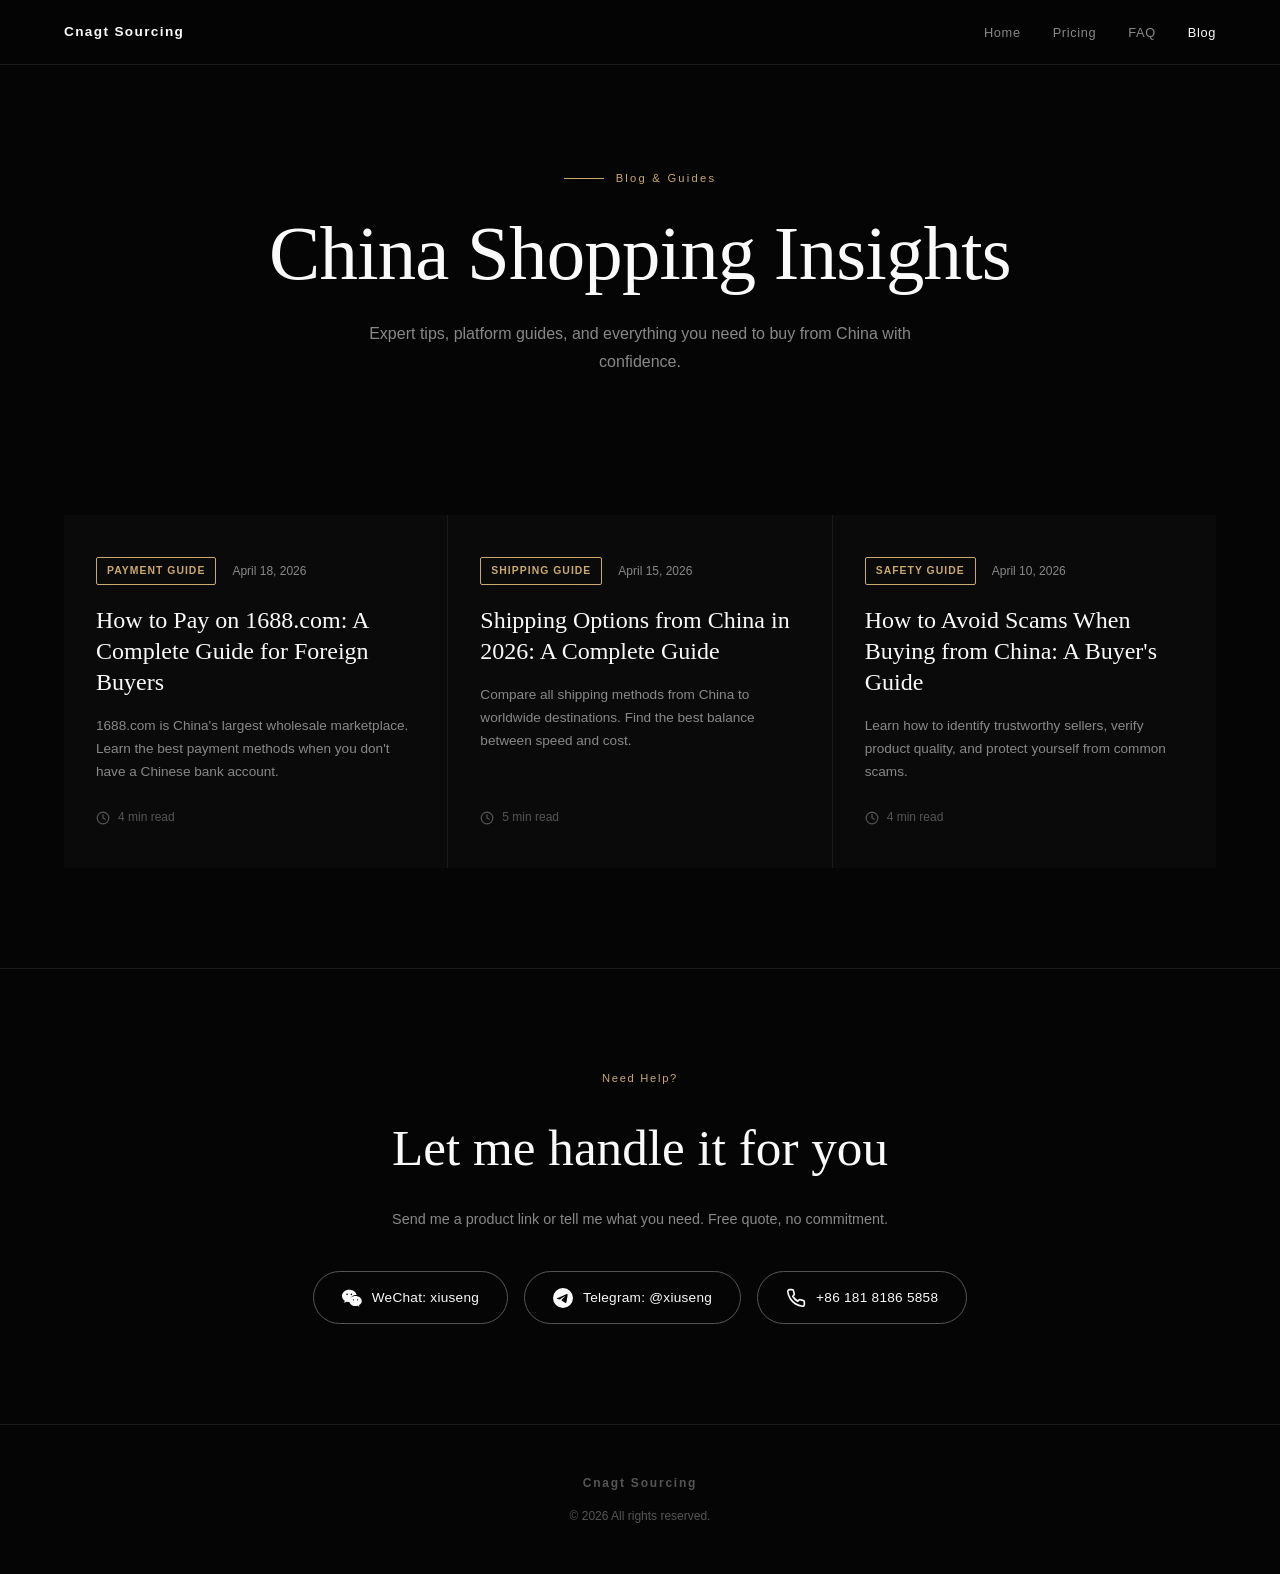
<file: blog/index.html>
<!DOCTYPE html><html lang="en" data-astro-cid-5tznm7mj> <head><meta charset="UTF-8"><meta name="viewport" content="width=device-width, initial-scale=1.0"><meta name="theme-color" content="#050505"><title>Blog | Cnagt - China Shopping Guide & Tips</title><meta name="description" content="Expert guides on buying from China. Learn about Taobao, 1688, shipping methods, avoiding scams, and getting the best deals."><meta name="keywords" content="buy from china guide, taobao tips, 1688 payment guide, china shipping methods, avoid china scams, china sourcing blog"><meta name="author" content="Cnagt Sourcing"><meta name="robots" content="index, follow, max-image-preview:large, max-snippet:-1, max-video-preview:-1"><link rel="canonical" href="https://cnagt.com/blog/"><!-- Favicon --><link rel="icon" type="image/svg+xml" href="../favicon.svg"><link rel="apple-touch-icon" href="../og-image.jpg"><!-- Open Graph --><meta property="og:type" content="website"><meta property="og:title" content="Blog | Cnagt - China Shopping Guide & Tips"><meta property="og:description" content="Expert guides on buying from China. Taobao tips, shipping advice, and more."><meta property="og:locale" content="en_US"><meta property="og:url" content="https://cnagt.com/blog/"><meta property="og:image" content="https://cnagt.com/og-image.jpg"><meta property="og:image:width" content="1200"><meta property="og:image:height" content="630"><meta property="og:image:alt" content="Cnagt Sourcing - China Shopping Blog"><meta property="og:site_name" content="Cnagt Sourcing"><!-- Twitter --><meta name="twitter:card" content="summary_large_image"><meta name="twitter:title" content="Blog | Cnagt - China Shopping Guide & Tips"><meta name="twitter:description" content="Expert guides on buying from China."><meta name="twitter:image" content="https://cnagt.com/og-image.jpg"><meta name="twitter:image:alt" content="Cnagt Sourcing - China Shopping Blog"><!-- Hreflang for international targeting --><link rel="alternate" hreflang="en" href="https://cnagt.com/blog/"><link rel="alternate" hreflang="x-default" href="https://cnagt.com/blog/"><!-- Preconnect for performance --><link rel="preconnect" href="https://fonts.googleapis.com"><link rel="preconnect" href="https://fonts.gstatic.com" crossorigin><link rel="dns-prefetch" href="https://www.googletagmanager.com"><link rel="preload" href="https://fonts.googleapis.com/css2?family=Inter:wght@200;300;400;500;600;700&family=Cormorant+Garamond:ital,wght@0,300;0,400;0,500;0,600;0,700;1,300;1,400;1,500&display=swap" rel="stylesheet"><!-- JSON-LD: BreadcrumbList --><script type="application/ld+json">{"@context":"https://schema.org","@type":"BreadcrumbList","itemListElement":[{"@type":"ListItem","position":1,"name":"Home","item":"https://cnagt.com/"},{"@type":"ListItem","position":2,"name":"Blog","item":"https://cnagt.com/blog/"}]}</script><!-- JSON-LD: CollectionPage --><script type="application/ld+json">{"@context":"https://schema.org","@type":"CollectionPage","name":"Cnagt Blog - China Shopping Guides","description":"Expert guides on buying from China, payment methods, shipping options, and scam prevention.","url":"https://cnagt.com/blog/","isPartOf":{"@id":"https://cnagt.com/#website"},"about":["China Shopping","Taobao Guide","1688 Payment","Shipping from China"]}</script><!-- Google Analytics 4 --><script async src="https://www.googletagmanager.com/gtag/js?id=G-13KP92K35J"></script><script>
    window.dataLayer = window.dataLayer || [];
    function gtag(){dataLayer.push(arguments);}
    gtag('js', new Date());
    gtag('config', 'G-13KP92K35J');
  </script><link rel="stylesheet" href="../assets/layout.css"></head> <body data-astro-cid-5tznm7mj> <!-- Nav --> <nav data-astro-cid-5tznm7mj> <div class="container" data-astro-cid-5tznm7mj> <div class="nav-inner" data-astro-cid-5tznm7mj> <a href="../" class="nav-logo" data-astro-cid-5tznm7mj>Cnagt Sourcing</a> <ul class="nav-links" data-astro-cid-5tznm7mj> <li data-astro-cid-5tznm7mj><a href="../" data-astro-cid-5tznm7mj>Home</a></li> <li data-astro-cid-5tznm7mj><a href="../pricing/" data-astro-cid-5tznm7mj>Pricing</a></li> <li data-astro-cid-5tznm7mj><a href="../faq/" data-astro-cid-5tznm7mj>FAQ</a></li> <li data-astro-cid-5tznm7mj><a href="../blog/" class="active" data-astro-cid-5tznm7mj>Blog</a></li> </ul> </div> </div> </nav> <!-- Hero --> <section class="hero" data-astro-cid-5tznm7mj> <div class="container" data-astro-cid-5tznm7mj> <div class="hero-label" data-astro-cid-5tznm7mj>Blog & Guides</div> <h1 data-astro-cid-5tznm7mj>China Shopping Insights</h1> <p data-astro-cid-5tznm7mj>Expert tips, platform guides, and everything you need to buy from China with confidence.</p> </div> </section> <!-- Blog Grid --> <section class="blog-section" data-astro-cid-5tznm7mj> <div class="container" data-astro-cid-5tznm7mj> <div class="blog-grid" data-astro-cid-5tznm7mj> <a href="../blog/how-to-pay-on-1688/" class="blog-card" data-astro-cid-5tznm7mj> <div class="blog-meta" data-astro-cid-5tznm7mj> <span class="blog-category" data-astro-cid-5tznm7mj>Payment Guide</span> <span class="blog-date" data-astro-cid-5tznm7mj>April 18, 2026</span> </div> <h2 data-astro-cid-5tznm7mj>How to Pay on 1688.com: A Complete Guide for Foreign Buyers</h2> <p data-astro-cid-5tznm7mj>1688.com is China&#39;s largest wholesale marketplace. Learn the best payment methods when you don&#39;t have a Chinese bank account.</p> <div class="blog-read-time" data-astro-cid-5tznm7mj> <svg aria-hidden="true" viewBox="0 0 24 24" fill="none" stroke="currentColor" stroke-width="2" stroke-linecap="round" stroke-linejoin="round" data-astro-cid-5tznm7mj><circle cx="12" cy="12" r="10" data-astro-cid-5tznm7mj></circle><polyline points="12 6 12 12 16 14" data-astro-cid-5tznm7mj></polyline></svg> <span data-astro-cid-5tznm7mj>4 min read</span> </div> </a><a href="../blog/shipping-options-2026/" class="blog-card" data-astro-cid-5tznm7mj> <div class="blog-meta" data-astro-cid-5tznm7mj> <span class="blog-category" data-astro-cid-5tznm7mj>Shipping Guide</span> <span class="blog-date" data-astro-cid-5tznm7mj>April 15, 2026</span> </div> <h2 data-astro-cid-5tznm7mj>Shipping Options from China in 2026: A Complete Guide</h2> <p data-astro-cid-5tznm7mj>Compare all shipping methods from China to worldwide destinations. Find the best balance between speed and cost.</p> <div class="blog-read-time" data-astro-cid-5tznm7mj> <svg aria-hidden="true" viewBox="0 0 24 24" fill="none" stroke="currentColor" stroke-width="2" stroke-linecap="round" stroke-linejoin="round" data-astro-cid-5tznm7mj><circle cx="12" cy="12" r="10" data-astro-cid-5tznm7mj></circle><polyline points="12 6 12 12 16 14" data-astro-cid-5tznm7mj></polyline></svg> <span data-astro-cid-5tznm7mj>5 min read</span> </div> </a><a href="../blog/avoid-scams-china-shopping/" class="blog-card" data-astro-cid-5tznm7mj> <div class="blog-meta" data-astro-cid-5tznm7mj> <span class="blog-category" data-astro-cid-5tznm7mj>Safety Guide</span> <span class="blog-date" data-astro-cid-5tznm7mj>April 10, 2026</span> </div> <h2 data-astro-cid-5tznm7mj>How to Avoid Scams When Buying from China: A Buyer&#39;s Guide</h2> <p data-astro-cid-5tznm7mj>Learn how to identify trustworthy sellers, verify product quality, and protect yourself from common scams.</p> <div class="blog-read-time" data-astro-cid-5tznm7mj> <svg aria-hidden="true" viewBox="0 0 24 24" fill="none" stroke="currentColor" stroke-width="2" stroke-linecap="round" stroke-linejoin="round" data-astro-cid-5tznm7mj><circle cx="12" cy="12" r="10" data-astro-cid-5tznm7mj></circle><polyline points="12 6 12 12 16 14" data-astro-cid-5tznm7mj></polyline></svg> <span data-astro-cid-5tznm7mj>4 min read</span> </div> </a> </div> </div> </section> <!-- CTA --> <section class="cta" data-astro-cid-5tznm7mj> <div class="container" data-astro-cid-5tznm7mj> <div class="cta-label" data-astro-cid-5tznm7mj>Need Help?</div> <h2 data-astro-cid-5tznm7mj>Let me handle it for you</h2> <p data-astro-cid-5tznm7mj>Send me a product link or tell me what you need. Free quote, no commitment.</p> <div class="contact-bar" data-astro-cid-5tznm7mj> <a href="weixin://" class="contact-btn wechat" data-astro-cid-5tznm7mj> <svg aria-hidden="true" class="icon" viewBox="0 0 24 24" width="20" height="20" fill="currentColor" data-astro-cid-5tznm7mj><path d="M8.691 2.188C3.891 2.188 0 5.476 0 9.53c0 2.212 1.17 4.203 3.002 5.55a.59.59 0 0 1 .213.665l-.39 1.48c-.019.07-.048.141-.048.213 0 .163.13.295.29.295a.326.326 0 0 0 .167-.054l1.903-1.114a.864.864 0 0 1 .717-.098 10.16 10.16 0 0 0 2.837.403c.276 0 .543-.027.811-.05a6.42 6.42 0 0 1-.248-1.753c0-3.694 3.387-6.69 7.57-6.69.259 0 .51.022.763.042C16.833 4.904 13.146 2.188 8.691 2.188zm-2.6 4.408c.58 0 1.05.47 1.05 1.05s-.47 1.05-1.05 1.05-1.05-.47-1.05-1.05.47-1.05 1.05-1.05zm5.2 0c.58 0 1.05.47 1.05 1.05s-.47 1.05-1.05 1.05-1.05-.47-1.05-1.05.47-1.05 1.05-1.05zM23.76 15.7c0-3.338-3.39-6.046-7.57-6.046-4.18 0-7.57 2.708-7.57 6.046 0 3.338 3.39 6.046 7.57 6.046a9.35 9.35 0 0 0 2.336-.297.636.636 0 0 1 .526.073l1.4.82a.236.236 0 0 0 .122.04c.118 0 .213-.098.213-.216a.56.56 0 0 0-.035-.156l-.287-1.087a.434.434 0 0 1 .157-.49C22.636 19.57 23.76 17.79 23.76 15.7zm-10.036-.78c-.426 0-.772-.346-.772-.772s.346-.772.772-.772.772.346.772.772-.346.772-.772.772zm4.964 0c-.426 0-.772-.346-.772-.772s.346-.772.772-.772.772.346.772.772-.346.772-.772.772z" data-astro-cid-5tznm7mj></path></svg> <span data-astro-cid-5tznm7mj>WeChat: xiuseng</span> </a> <a href="https://t.me/xiuseng" class="contact-btn telegram" rel="noopener noreferrer" data-astro-cid-5tznm7mj> <svg aria-hidden="true" class="icon" viewBox="0 0 24 24" width="20" height="20" fill="currentColor" data-astro-cid-5tznm7mj><path d="M11.944 0A12 12 0 0 0 0 12a12 12 0 0 0 12 12 12 12 0 0 0 12-12A12 12 0 0 0 12 0a12 12 0 0 0-.056 0zm4.962 7.224c.1-.002.321.023.465.14a.506.506 0 0 1 .171.325c.016.093.036.306.02.472-.18 1.898-.962 6.502-1.36 8.627-.168.9-.499 1.201-.82 1.23-.696.065-1.225-.46-1.9-.902-1.056-.693-1.653-1.124-2.678-1.8-1.185-.78-.417-1.21.258-1.91.177-.184 3.247-2.977 3.307-3.23.007-.032.014-.15-.056-.216s-.174-.041-.249-.024c-.106.024-1.793 1.14-5.061 3.345-.479.33-.913.49-1.302.48-.428-.008-1.252-.241-1.865-.44-.752-.245-1.349-.374-1.297-.789.027-.216.325-.437.893-.663 3.498-1.524 5.83-2.529 6.998-3.014 3.332-1.386 4.025-1.627 4.476-1.635z" data-astro-cid-5tznm7mj></path></svg> <span data-astro-cid-5tznm7mj>Telegram: @xiuseng</span> </a> <a href="tel:+8618181865858" class="contact-btn phone" data-astro-cid-5tznm7mj> <svg aria-hidden="true" class="icon" viewBox="0 0 24 24" width="20" height="20" fill="none" stroke="currentColor" stroke-width="2" stroke-linecap="round" stroke-linejoin="round" data-astro-cid-5tznm7mj><path d="M22 16.92v3a2 2 0 0 1-2.18 2 19.79 19.79 0 0 1-8.63-3.07 19.5 19.5 0 0 1-6-6 19.79 19.79 0 0 1-3.07-8.67A2 2 0 0 1 4.11 2h3a2 2 0 0 1 2 1.72 12.84 12.84 0 0 0 .7 2.81 2 2 0 0 1-.45 2.11L8.09 9.91a16 16 0 0 0 6 6l1.27-1.27a2 2 0 0 1 2.11-.45 12.84 12.84 0 0 0 2.81.7A2 2 0 0 1 22 16.92z" data-astro-cid-5tznm7mj></path></svg> <span data-astro-cid-5tznm7mj>+86 181 8186 5858</span> </a> </div> </div> </section> <!-- Footer --> <footer data-astro-cid-5tznm7mj> <div class="container" data-astro-cid-5tznm7mj> <div class="footer-content" data-astro-cid-5tznm7mj> <div class="footer-brand" data-astro-cid-5tznm7mj>Cnagt Sourcing</div> <p data-astro-cid-5tznm7mj>&copy; 2026 All rights reserved.</p> </div> </div> </footer> </body></html>
</file>
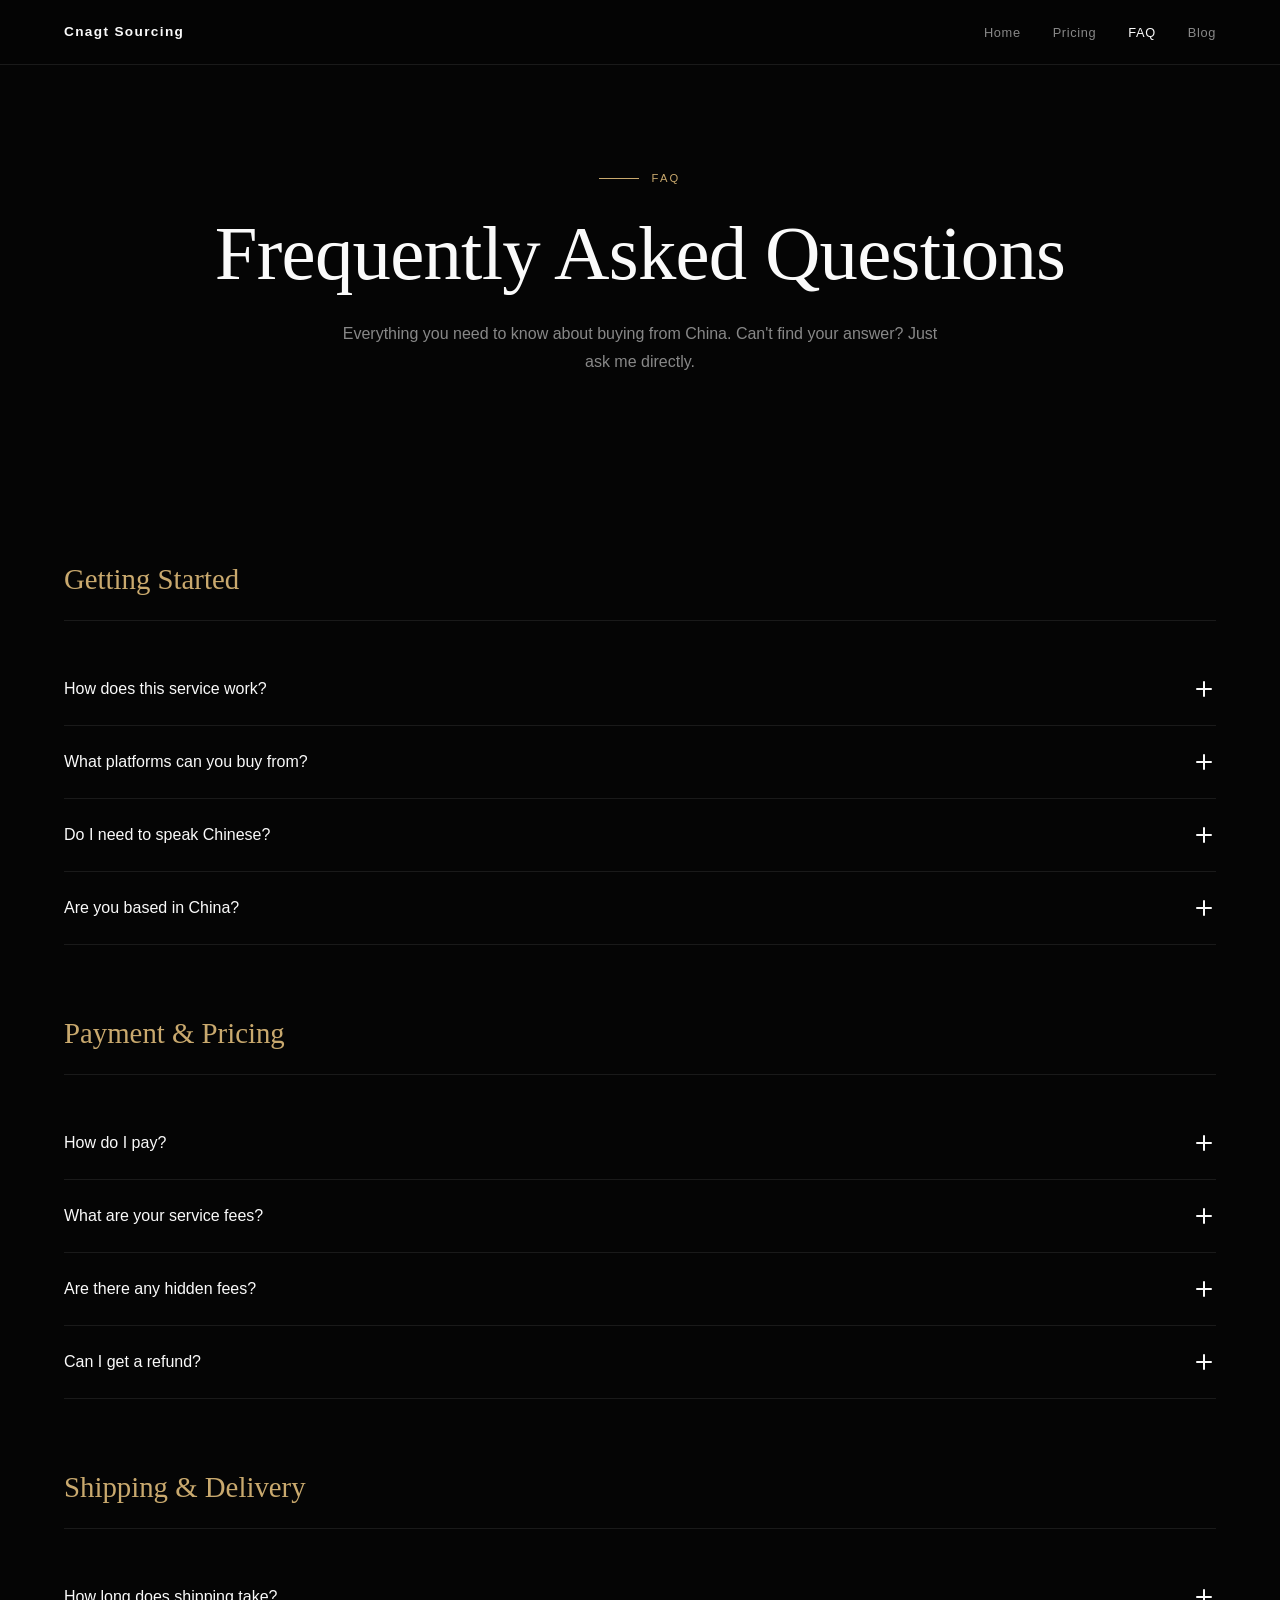
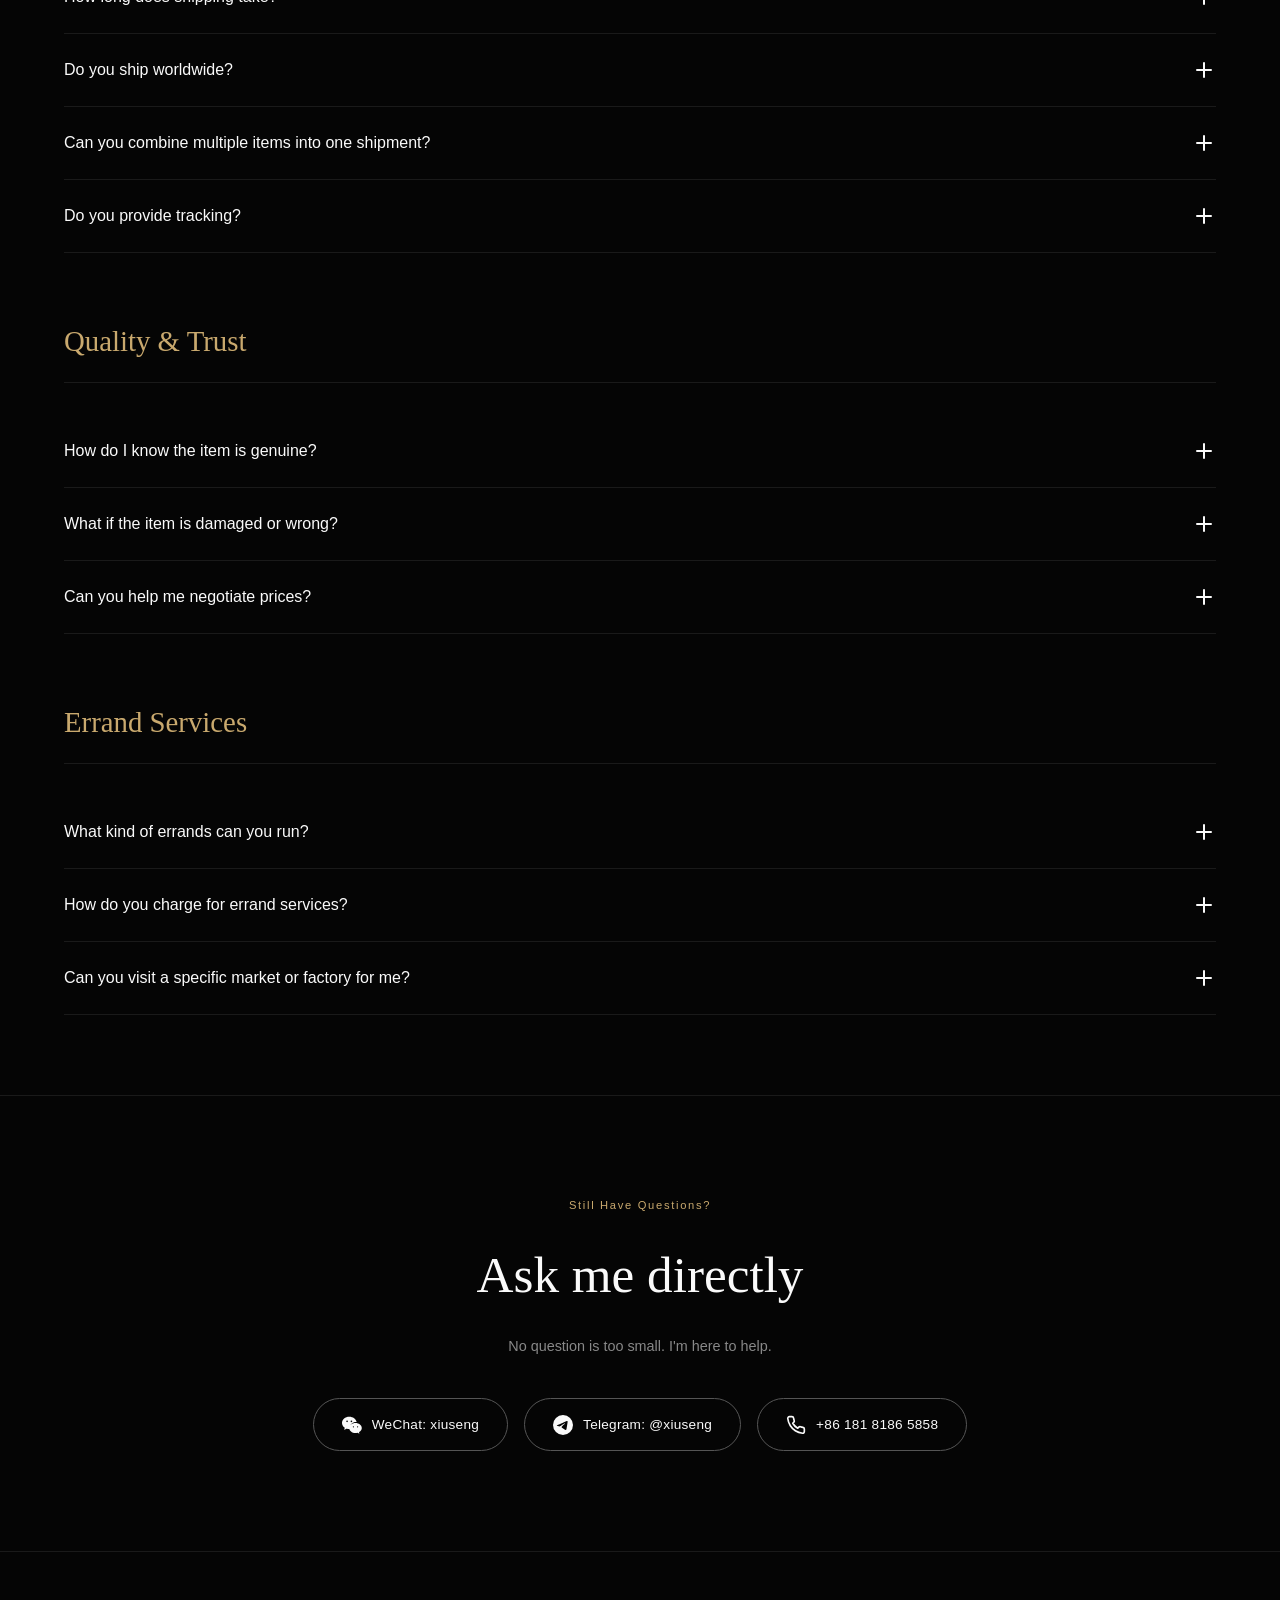
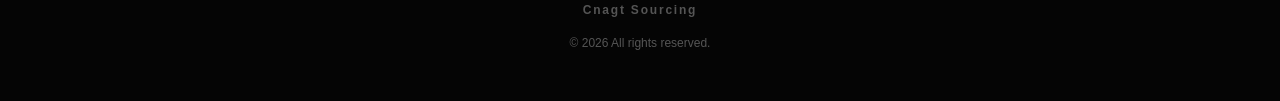
<file: faq/index.html>
<!DOCTYPE html><html lang="en" data-astro-cid-d7buufdx> <head><meta charset="UTF-8"><meta name="viewport" content="width=device-width, initial-scale=1.0"><meta name="theme-color" content="#050505"><title>FAQ | Cnagt - China Purchasing Agent</title><meta name="description" content="Frequently asked questions about our China purchasing agent service. Learn about payment, shipping, fees, and how to buy from Taobao, JD, 1688."><meta name="keywords" content="china purchasing agent FAQ, buy from china questions, taobao agent help, china sourcing FAQ, how to buy from 1688"><meta name="author" content="Cnagt Sourcing"><meta name="robots" content="index, follow, max-image-preview:large, max-snippet:-1, max-video-preview:-1"><link rel="canonical" href="https://cnagt.com/faq/"><!-- Favicon --><link rel="icon" type="image/svg+xml" href="../favicon.svg"><link rel="apple-touch-icon" href="../og-image.jpg"><!-- Open Graph --><meta property="og:type" content="website"><meta property="og:title" content="FAQ | Cnagt - China Purchasing Agent"><meta property="og:description" content="Everything you need to know about buying from China. Payment, shipping, fees, and more."><meta property="og:locale" content="en_US"><meta property="og:url" content="https://cnagt.com/faq/"><meta property="og:image" content="https://cnagt.com/og-image.jpg"><meta property="og:image:width" content="1200"><meta property="og:image:height" content="630"><meta property="og:image:alt" content="Cnagt Sourcing - Frequently Asked Questions"><meta property="og:site_name" content="Cnagt Sourcing"><!-- Twitter --><meta name="twitter:card" content="summary_large_image"><meta name="twitter:title" content="FAQ | Cnagt - China Purchasing Agent"><meta name="twitter:description" content="Everything you need to know about buying from China."><meta name="twitter:image" content="https://cnagt.com/og-image.jpg"><meta name="twitter:image:alt" content="Cnagt Sourcing - Frequently Asked Questions"><!-- Hreflang for international targeting --><link rel="alternate" hreflang="en" href="https://cnagt.com/faq/"><link rel="alternate" hreflang="x-default" href="https://cnagt.com/faq/"><!-- Preconnect for performance --><link rel="preconnect" href="https://fonts.googleapis.com"><link rel="preconnect" href="https://fonts.gstatic.com" crossorigin><link rel="dns-prefetch" href="https://www.googletagmanager.com"><link rel="preload" href="https://fonts.googleapis.com/css2?family=Inter:wght@200;300;400;500;600;700&family=Cormorant+Garamond:ital,wght@0,300;0,400;0,500;0,600;0,700;1,300;1,400;1,500&display=swap" rel="stylesheet"><!-- JSON-LD: BreadcrumbList --><script type="application/ld+json">{"@context":"https://schema.org","@type":"BreadcrumbList","itemListElement":[{"@type":"ListItem","position":1,"name":"Home","item":"https://cnagt.com/"},{"@type":"ListItem","position":2,"name":"FAQ","item":"https://cnagt.com/faq/"}]}</script><!-- JSON-LD FAQ Schema for SEO --><script type="application/ld+json">{"@context":"https://schema.org","@type":"FAQPage","mainEntity":[{"@type":"Question","name":"How does this service work?","acceptedAnswer":{"@type":"Answer","text":"Simply send me a product link (from Taobao, JD, 1688, etc.) or describe what you need. I'll find the item, give you a quote including shipping, purchase it on your behalf, inspect it, and ship it directly to your door."}},{"@type":"Question","name":"What platforms can you buy from?","acceptedAnswer":{"@type":"Answer","text":"I can purchase from any Chinese platform �?Taobao, Tmall, JD.com, 1688, Pinduoduo, Xianyu (second-hand), and even offline markets or wholesale centers."}},{"@type":"Question","name":"Do I need to speak Chinese?","acceptedAnswer":{"@type":"Answer","text":"Not at all. I handle all communication with sellers in Chinese. You just tell me what you need in English, and I take care of the rest."}},{"@type":"Question","name":"Are you based in China?","acceptedAnswer":{"@type":"Answer","text":"Yes, I'm located in China and can physically visit markets, inspect products, and handle all local tasks for you."}},{"@type":"Question","name":"How do I pay?","acceptedAnswer":{"@type":"Answer","text":"I accept PayPal, Wise (TransferWise), bank transfer, and cryptocurrency. Payment is required before I make the purchase."}},{"@type":"Question","name":"What are your service fees?","acceptedAnswer":{"@type":"Answer","text":"My service fee is a percentage of the total order value. Contact me for a detailed quote �?it's free and there's no obligation."}},{"@type":"Question","name":"Are there any hidden fees?","acceptedAnswer":{"@type":"Answer","text":"No. The quote I give you includes product cost, domestic shipping, my service fee, and international shipping. What you see is what you pay."}},{"@type":"Question","name":"Can I get a refund?","acceptedAnswer":{"@type":"Answer","text":"If the seller agrees to a return, I'll handle the refund process for you. My service fee is non-refundable once the purchase is made, but the product cost will be returned if the item is defective or not as described."}},{"@type":"Question","name":"How long does shipping take?","acceptedAnswer":{"@type":"Answer","text":"It depends on the shipping method. Express shipping (DHL, FedEx) takes 5-10 days. Standard shipping takes 15-30 days. I'll give you options and help you choose."}},{"@type":"Question","name":"Do you ship worldwide?","acceptedAnswer":{"@type":"Answer","text":"Yes, I ship to most countries. Shipping costs and delivery times vary by destination. Contact me for a quote to your specific location."}},{"@type":"Question","name":"Can you combine multiple items into one shipment?","acceptedAnswer":{"@type":"Answer","text":"Absolutely. I'll receive all your items, consolidate them into one package, and ship together to save you money on international shipping."}},{"@type":"Question","name":"Do you provide tracking?","acceptedAnswer":{"@type":"Answer","text":"Yes, every shipment comes with a tracking number. I'll send you photos of your items before shipping and keep you updated throughout the process."}},{"@type":"Question","name":"How do I know the item is genuine?","acceptedAnswer":{"@type":"Answer","text":"I inspect every item before shipping. I'll send you photos and videos for your approval. If something is wrong, I'll negotiate with the seller on your behalf."}},{"@type":"Question","name":"What if the item is damaged or wrong?","acceptedAnswer":{"@type":"Answer","text":"I'll handle the return or exchange process with the seller. Since I'm in China, I can communicate directly and resolve issues quickly."}},{"@type":"Question","name":"Can you help me negotiate prices?","acceptedAnswer":{"@type":"Answer","text":"Yes, especially on 1688 and wholesale platforms, I can negotiate better prices for you. Even on Taobao, I can ask for discounts or free shipping."}},{"@type":"Question","name":"What kind of errands can you run?","acceptedAnswer":{"@type":"Answer","text":"Anything that requires someone on the ground in China �?picking up packages, visiting wholesale markets, attending trade shows, quality inspections, meeting suppliers, document handling, and more."}},{"@type":"Question","name":"How do you charge for errand services?","acceptedAnswer":{"@type":"Answer","text":"Errand services are priced based on time and complexity. Contact me with details and I'll give you a fair quote."}},{"@type":"Question","name":"Can you visit a specific market or factory for me?","acceptedAnswer":{"@type":"Answer","text":"Yes. I can visit any location in China, take photos and videos, communicate with suppliers, and report back to you in real-time."}}]}</script><!-- Google Analytics 4 --><script async src="https://www.googletagmanager.com/gtag/js?id=G-13KP92K35J"></script><script>
    window.dataLayer = window.dataLayer || [];
    function gtag(){dataLayer.push(arguments);}
    gtag('js', new Date());
    gtag('config', 'G-13KP92K35J');
  </script><link rel="stylesheet" href="../assets/guide.css"></head> <body data-astro-cid-d7buufdx> <!-- Nav --> <nav data-astro-cid-d7buufdx> <div class="container" data-astro-cid-d7buufdx> <div class="nav-inner" data-astro-cid-d7buufdx> <a href="../" class="nav-logo" data-astro-cid-d7buufdx>Cnagt Sourcing</a> <ul class="nav-links" data-astro-cid-d7buufdx> <li data-astro-cid-d7buufdx><a href="../" data-astro-cid-d7buufdx>Home</a></li> <li data-astro-cid-d7buufdx><a href="../pricing/" data-astro-cid-d7buufdx>Pricing</a></li> <li data-astro-cid-d7buufdx><a href="../faq/" class="active" data-astro-cid-d7buufdx>FAQ</a></li> <li data-astro-cid-d7buufdx><a href="../blog/" data-astro-cid-d7buufdx>Blog</a></li> </ul> </div> </div> </nav> <!-- Hero --> <section class="hero" data-astro-cid-d7buufdx> <div class="container" data-astro-cid-d7buufdx> <div class="hero-label" data-astro-cid-d7buufdx>FAQ</div> <h1 data-astro-cid-d7buufdx>Frequently Asked Questions</h1> <p data-astro-cid-d7buufdx>Everything you need to know about buying from China. Can't find your answer? Just ask me directly.</p> </div> </section> <!-- FAQ Content --> <section class="faq-section" data-astro-cid-d7buufdx> <div class="container" data-astro-cid-d7buufdx> <div class="faq-category" data-astro-cid-d7buufdx> <h2 class="faq-category-title" data-astro-cid-d7buufdx>Getting Started</h2> <div class="faq-item" data-astro-cid-d7buufdx> <button class="faq-question" onclick="this.parentElement.classList.toggle('active')" data-astro-cid-d7buufdx> <span data-astro-cid-d7buufdx>How does this service work?</span> <svg aria-hidden="true" class="faq-icon" viewBox="0 0 24 24" fill="none" stroke="currentColor" stroke-width="2" stroke-linecap="round" stroke-linejoin="round" data-astro-cid-d7buufdx> <line x1="12" y1="5" x2="12" y2="19" data-astro-cid-d7buufdx></line> <line x1="5" y1="12" x2="19" y2="12" data-astro-cid-d7buufdx></line> </svg> </button> <div class="faq-answer" data-astro-cid-d7buufdx> <p data-astro-cid-d7buufdx>Simply send me a product link (from Taobao, JD, 1688, etc.) or describe what you need. I&#39;ll find the item, give you a quote including shipping, purchase it on your behalf, inspect it, and ship it directly to your door.</p> </div> </div><div class="faq-item" data-astro-cid-d7buufdx> <button class="faq-question" onclick="this.parentElement.classList.toggle('active')" data-astro-cid-d7buufdx> <span data-astro-cid-d7buufdx>What platforms can you buy from?</span> <svg aria-hidden="true" class="faq-icon" viewBox="0 0 24 24" fill="none" stroke="currentColor" stroke-width="2" stroke-linecap="round" stroke-linejoin="round" data-astro-cid-d7buufdx> <line x1="12" y1="5" x2="12" y2="19" data-astro-cid-d7buufdx></line> <line x1="5" y1="12" x2="19" y2="12" data-astro-cid-d7buufdx></line> </svg> </button> <div class="faq-answer" data-astro-cid-d7buufdx> <p data-astro-cid-d7buufdx>I can purchase from any Chinese platform �?Taobao, Tmall, JD.com, 1688, Pinduoduo, Xianyu (second-hand), and even offline markets or wholesale centers.</p> </div> </div><div class="faq-item" data-astro-cid-d7buufdx> <button class="faq-question" onclick="this.parentElement.classList.toggle('active')" data-astro-cid-d7buufdx> <span data-astro-cid-d7buufdx>Do I need to speak Chinese?</span> <svg aria-hidden="true" class="faq-icon" viewBox="0 0 24 24" fill="none" stroke="currentColor" stroke-width="2" stroke-linecap="round" stroke-linejoin="round" data-astro-cid-d7buufdx> <line x1="12" y1="5" x2="12" y2="19" data-astro-cid-d7buufdx></line> <line x1="5" y1="12" x2="19" y2="12" data-astro-cid-d7buufdx></line> </svg> </button> <div class="faq-answer" data-astro-cid-d7buufdx> <p data-astro-cid-d7buufdx>Not at all. I handle all communication with sellers in Chinese. You just tell me what you need in English, and I take care of the rest.</p> </div> </div><div class="faq-item" data-astro-cid-d7buufdx> <button class="faq-question" onclick="this.parentElement.classList.toggle('active')" data-astro-cid-d7buufdx> <span data-astro-cid-d7buufdx>Are you based in China?</span> <svg aria-hidden="true" class="faq-icon" viewBox="0 0 24 24" fill="none" stroke="currentColor" stroke-width="2" stroke-linecap="round" stroke-linejoin="round" data-astro-cid-d7buufdx> <line x1="12" y1="5" x2="12" y2="19" data-astro-cid-d7buufdx></line> <line x1="5" y1="12" x2="19" y2="12" data-astro-cid-d7buufdx></line> </svg> </button> <div class="faq-answer" data-astro-cid-d7buufdx> <p data-astro-cid-d7buufdx>Yes, I&#39;m located in China and can physically visit markets, inspect products, and handle all local tasks for you.</p> </div> </div> </div><div class="faq-category" data-astro-cid-d7buufdx> <h2 class="faq-category-title" data-astro-cid-d7buufdx>Payment &amp; Pricing</h2> <div class="faq-item" data-astro-cid-d7buufdx> <button class="faq-question" onclick="this.parentElement.classList.toggle('active')" data-astro-cid-d7buufdx> <span data-astro-cid-d7buufdx>How do I pay?</span> <svg aria-hidden="true" class="faq-icon" viewBox="0 0 24 24" fill="none" stroke="currentColor" stroke-width="2" stroke-linecap="round" stroke-linejoin="round" data-astro-cid-d7buufdx> <line x1="12" y1="5" x2="12" y2="19" data-astro-cid-d7buufdx></line> <line x1="5" y1="12" x2="19" y2="12" data-astro-cid-d7buufdx></line> </svg> </button> <div class="faq-answer" data-astro-cid-d7buufdx> <p data-astro-cid-d7buufdx>I accept PayPal, Wise (TransferWise), bank transfer, and cryptocurrency. Payment is required before I make the purchase.</p> </div> </div><div class="faq-item" data-astro-cid-d7buufdx> <button class="faq-question" onclick="this.parentElement.classList.toggle('active')" data-astro-cid-d7buufdx> <span data-astro-cid-d7buufdx>What are your service fees?</span> <svg aria-hidden="true" class="faq-icon" viewBox="0 0 24 24" fill="none" stroke="currentColor" stroke-width="2" stroke-linecap="round" stroke-linejoin="round" data-astro-cid-d7buufdx> <line x1="12" y1="5" x2="12" y2="19" data-astro-cid-d7buufdx></line> <line x1="5" y1="12" x2="19" y2="12" data-astro-cid-d7buufdx></line> </svg> </button> <div class="faq-answer" data-astro-cid-d7buufdx> <p data-astro-cid-d7buufdx>My service fee is a percentage of the total order value. Contact me for a detailed quote �?it&#39;s free and there&#39;s no obligation.</p> </div> </div><div class="faq-item" data-astro-cid-d7buufdx> <button class="faq-question" onclick="this.parentElement.classList.toggle('active')" data-astro-cid-d7buufdx> <span data-astro-cid-d7buufdx>Are there any hidden fees?</span> <svg aria-hidden="true" class="faq-icon" viewBox="0 0 24 24" fill="none" stroke="currentColor" stroke-width="2" stroke-linecap="round" stroke-linejoin="round" data-astro-cid-d7buufdx> <line x1="12" y1="5" x2="12" y2="19" data-astro-cid-d7buufdx></line> <line x1="5" y1="12" x2="19" y2="12" data-astro-cid-d7buufdx></line> </svg> </button> <div class="faq-answer" data-astro-cid-d7buufdx> <p data-astro-cid-d7buufdx>No. The quote I give you includes product cost, domestic shipping, my service fee, and international shipping. What you see is what you pay.</p> </div> </div><div class="faq-item" data-astro-cid-d7buufdx> <button class="faq-question" onclick="this.parentElement.classList.toggle('active')" data-astro-cid-d7buufdx> <span data-astro-cid-d7buufdx>Can I get a refund?</span> <svg aria-hidden="true" class="faq-icon" viewBox="0 0 24 24" fill="none" stroke="currentColor" stroke-width="2" stroke-linecap="round" stroke-linejoin="round" data-astro-cid-d7buufdx> <line x1="12" y1="5" x2="12" y2="19" data-astro-cid-d7buufdx></line> <line x1="5" y1="12" x2="19" y2="12" data-astro-cid-d7buufdx></line> </svg> </button> <div class="faq-answer" data-astro-cid-d7buufdx> <p data-astro-cid-d7buufdx>If the seller agrees to a return, I&#39;ll handle the refund process for you. My service fee is non-refundable once the purchase is made, but the product cost will be returned if the item is defective or not as described.</p> </div> </div> </div><div class="faq-category" data-astro-cid-d7buufdx> <h2 class="faq-category-title" data-astro-cid-d7buufdx>Shipping &amp; Delivery</h2> <div class="faq-item" data-astro-cid-d7buufdx> <button class="faq-question" onclick="this.parentElement.classList.toggle('active')" data-astro-cid-d7buufdx> <span data-astro-cid-d7buufdx>How long does shipping take?</span> <svg aria-hidden="true" class="faq-icon" viewBox="0 0 24 24" fill="none" stroke="currentColor" stroke-width="2" stroke-linecap="round" stroke-linejoin="round" data-astro-cid-d7buufdx> <line x1="12" y1="5" x2="12" y2="19" data-astro-cid-d7buufdx></line> <line x1="5" y1="12" x2="19" y2="12" data-astro-cid-d7buufdx></line> </svg> </button> <div class="faq-answer" data-astro-cid-d7buufdx> <p data-astro-cid-d7buufdx>It depends on the shipping method. Express shipping (DHL, FedEx) takes 5-10 days. Standard shipping takes 15-30 days. I&#39;ll give you options and help you choose.</p> </div> </div><div class="faq-item" data-astro-cid-d7buufdx> <button class="faq-question" onclick="this.parentElement.classList.toggle('active')" data-astro-cid-d7buufdx> <span data-astro-cid-d7buufdx>Do you ship worldwide?</span> <svg aria-hidden="true" class="faq-icon" viewBox="0 0 24 24" fill="none" stroke="currentColor" stroke-width="2" stroke-linecap="round" stroke-linejoin="round" data-astro-cid-d7buufdx> <line x1="12" y1="5" x2="12" y2="19" data-astro-cid-d7buufdx></line> <line x1="5" y1="12" x2="19" y2="12" data-astro-cid-d7buufdx></line> </svg> </button> <div class="faq-answer" data-astro-cid-d7buufdx> <p data-astro-cid-d7buufdx>Yes, I ship to most countries. Shipping costs and delivery times vary by destination. Contact me for a quote to your specific location.</p> </div> </div><div class="faq-item" data-astro-cid-d7buufdx> <button class="faq-question" onclick="this.parentElement.classList.toggle('active')" data-astro-cid-d7buufdx> <span data-astro-cid-d7buufdx>Can you combine multiple items into one shipment?</span> <svg aria-hidden="true" class="faq-icon" viewBox="0 0 24 24" fill="none" stroke="currentColor" stroke-width="2" stroke-linecap="round" stroke-linejoin="round" data-astro-cid-d7buufdx> <line x1="12" y1="5" x2="12" y2="19" data-astro-cid-d7buufdx></line> <line x1="5" y1="12" x2="19" y2="12" data-astro-cid-d7buufdx></line> </svg> </button> <div class="faq-answer" data-astro-cid-d7buufdx> <p data-astro-cid-d7buufdx>Absolutely. I&#39;ll receive all your items, consolidate them into one package, and ship together to save you money on international shipping.</p> </div> </div><div class="faq-item" data-astro-cid-d7buufdx> <button class="faq-question" onclick="this.parentElement.classList.toggle('active')" data-astro-cid-d7buufdx> <span data-astro-cid-d7buufdx>Do you provide tracking?</span> <svg aria-hidden="true" class="faq-icon" viewBox="0 0 24 24" fill="none" stroke="currentColor" stroke-width="2" stroke-linecap="round" stroke-linejoin="round" data-astro-cid-d7buufdx> <line x1="12" y1="5" x2="12" y2="19" data-astro-cid-d7buufdx></line> <line x1="5" y1="12" x2="19" y2="12" data-astro-cid-d7buufdx></line> </svg> </button> <div class="faq-answer" data-astro-cid-d7buufdx> <p data-astro-cid-d7buufdx>Yes, every shipment comes with a tracking number. I&#39;ll send you photos of your items before shipping and keep you updated throughout the process.</p> </div> </div> </div><div class="faq-category" data-astro-cid-d7buufdx> <h2 class="faq-category-title" data-astro-cid-d7buufdx>Quality &amp; Trust</h2> <div class="faq-item" data-astro-cid-d7buufdx> <button class="faq-question" onclick="this.parentElement.classList.toggle('active')" data-astro-cid-d7buufdx> <span data-astro-cid-d7buufdx>How do I know the item is genuine?</span> <svg aria-hidden="true" class="faq-icon" viewBox="0 0 24 24" fill="none" stroke="currentColor" stroke-width="2" stroke-linecap="round" stroke-linejoin="round" data-astro-cid-d7buufdx> <line x1="12" y1="5" x2="12" y2="19" data-astro-cid-d7buufdx></line> <line x1="5" y1="12" x2="19" y2="12" data-astro-cid-d7buufdx></line> </svg> </button> <div class="faq-answer" data-astro-cid-d7buufdx> <p data-astro-cid-d7buufdx>I inspect every item before shipping. I&#39;ll send you photos and videos for your approval. If something is wrong, I&#39;ll negotiate with the seller on your behalf.</p> </div> </div><div class="faq-item" data-astro-cid-d7buufdx> <button class="faq-question" onclick="this.parentElement.classList.toggle('active')" data-astro-cid-d7buufdx> <span data-astro-cid-d7buufdx>What if the item is damaged or wrong?</span> <svg aria-hidden="true" class="faq-icon" viewBox="0 0 24 24" fill="none" stroke="currentColor" stroke-width="2" stroke-linecap="round" stroke-linejoin="round" data-astro-cid-d7buufdx> <line x1="12" y1="5" x2="12" y2="19" data-astro-cid-d7buufdx></line> <line x1="5" y1="12" x2="19" y2="12" data-astro-cid-d7buufdx></line> </svg> </button> <div class="faq-answer" data-astro-cid-d7buufdx> <p data-astro-cid-d7buufdx>I&#39;ll handle the return or exchange process with the seller. Since I&#39;m in China, I can communicate directly and resolve issues quickly.</p> </div> </div><div class="faq-item" data-astro-cid-d7buufdx> <button class="faq-question" onclick="this.parentElement.classList.toggle('active')" data-astro-cid-d7buufdx> <span data-astro-cid-d7buufdx>Can you help me negotiate prices?</span> <svg aria-hidden="true" class="faq-icon" viewBox="0 0 24 24" fill="none" stroke="currentColor" stroke-width="2" stroke-linecap="round" stroke-linejoin="round" data-astro-cid-d7buufdx> <line x1="12" y1="5" x2="12" y2="19" data-astro-cid-d7buufdx></line> <line x1="5" y1="12" x2="19" y2="12" data-astro-cid-d7buufdx></line> </svg> </button> <div class="faq-answer" data-astro-cid-d7buufdx> <p data-astro-cid-d7buufdx>Yes, especially on 1688 and wholesale platforms, I can negotiate better prices for you. Even on Taobao, I can ask for discounts or free shipping.</p> </div> </div> </div><div class="faq-category" data-astro-cid-d7buufdx> <h2 class="faq-category-title" data-astro-cid-d7buufdx>Errand Services</h2> <div class="faq-item" data-astro-cid-d7buufdx> <button class="faq-question" onclick="this.parentElement.classList.toggle('active')" data-astro-cid-d7buufdx> <span data-astro-cid-d7buufdx>What kind of errands can you run?</span> <svg aria-hidden="true" class="faq-icon" viewBox="0 0 24 24" fill="none" stroke="currentColor" stroke-width="2" stroke-linecap="round" stroke-linejoin="round" data-astro-cid-d7buufdx> <line x1="12" y1="5" x2="12" y2="19" data-astro-cid-d7buufdx></line> <line x1="5" y1="12" x2="19" y2="12" data-astro-cid-d7buufdx></line> </svg> </button> <div class="faq-answer" data-astro-cid-d7buufdx> <p data-astro-cid-d7buufdx>Anything that requires someone on the ground in China �?picking up packages, visiting wholesale markets, attending trade shows, quality inspections, meeting suppliers, document handling, and more.</p> </div> </div><div class="faq-item" data-astro-cid-d7buufdx> <button class="faq-question" onclick="this.parentElement.classList.toggle('active')" data-astro-cid-d7buufdx> <span data-astro-cid-d7buufdx>How do you charge for errand services?</span> <svg aria-hidden="true" class="faq-icon" viewBox="0 0 24 24" fill="none" stroke="currentColor" stroke-width="2" stroke-linecap="round" stroke-linejoin="round" data-astro-cid-d7buufdx> <line x1="12" y1="5" x2="12" y2="19" data-astro-cid-d7buufdx></line> <line x1="5" y1="12" x2="19" y2="12" data-astro-cid-d7buufdx></line> </svg> </button> <div class="faq-answer" data-astro-cid-d7buufdx> <p data-astro-cid-d7buufdx>Errand services are priced based on time and complexity. Contact me with details and I&#39;ll give you a fair quote.</p> </div> </div><div class="faq-item" data-astro-cid-d7buufdx> <button class="faq-question" onclick="this.parentElement.classList.toggle('active')" data-astro-cid-d7buufdx> <span data-astro-cid-d7buufdx>Can you visit a specific market or factory for me?</span> <svg aria-hidden="true" class="faq-icon" viewBox="0 0 24 24" fill="none" stroke="currentColor" stroke-width="2" stroke-linecap="round" stroke-linejoin="round" data-astro-cid-d7buufdx> <line x1="12" y1="5" x2="12" y2="19" data-astro-cid-d7buufdx></line> <line x1="5" y1="12" x2="19" y2="12" data-astro-cid-d7buufdx></line> </svg> </button> <div class="faq-answer" data-astro-cid-d7buufdx> <p data-astro-cid-d7buufdx>Yes. I can visit any location in China, take photos and videos, communicate with suppliers, and report back to you in real-time.</p> </div> </div> </div> </div> </section> <!-- CTA --> <section class="cta" data-astro-cid-d7buufdx> <div class="container" data-astro-cid-d7buufdx> <div class="cta-label" data-astro-cid-d7buufdx>Still Have Questions?</div> <h2 data-astro-cid-d7buufdx>Ask me directly</h2> <p data-astro-cid-d7buufdx>No question is too small. I'm here to help.</p> <div class="contact-bar" data-astro-cid-d7buufdx> <a href="weixin://" class="contact-btn wechat" data-astro-cid-d7buufdx> <svg aria-hidden="true" class="icon" viewBox="0 0 24 24" width="20" height="20" fill="currentColor" data-astro-cid-d7buufdx><path d="M8.691 2.188C3.891 2.188 0 5.476 0 9.53c0 2.212 1.17 4.203 3.002 5.55a.59.59 0 0 1 .213.665l-.39 1.48c-.019.07-.048.141-.048.213 0 .163.13.295.29.295a.326.326 0 0 0 .167-.054l1.903-1.114a.864.864 0 0 1 .717-.098 10.16 10.16 0 0 0 2.837.403c.276 0 .543-.027.811-.05a6.42 6.42 0 0 1-.248-1.753c0-3.694 3.387-6.69 7.57-6.69.259 0 .51.022.763.042C16.833 4.904 13.146 2.188 8.691 2.188zm-2.6 4.408c.58 0 1.05.47 1.05 1.05s-.47 1.05-1.05 1.05-1.05-.47-1.05-1.05.47-1.05 1.05-1.05zm5.2 0c.58 0 1.05.47 1.05 1.05s-.47 1.05-1.05 1.05-1.05-.47-1.05-1.05.47-1.05 1.05-1.05zM23.76 15.7c0-3.338-3.39-6.046-7.57-6.046-4.18 0-7.57 2.708-7.57 6.046 0 3.338 3.39 6.046 7.57 6.046a9.35 9.35 0 0 0 2.336-.297.636.636 0 0 1 .526.073l1.4.82a.236.236 0 0 0 .122.04c.118 0 .213-.098.213-.216a.56.56 0 0 0-.035-.156l-.287-1.087a.434.434 0 0 1 .157-.49C22.636 19.57 23.76 17.79 23.76 15.7zm-10.036-.78c-.426 0-.772-.346-.772-.772s.346-.772.772-.772.772.346.772.772-.346.772-.772.772zm4.964 0c-.426 0-.772-.346-.772-.772s.346-.772.772-.772.772.346.772.772-.346.772-.772.772z" data-astro-cid-d7buufdx></path></svg> <span data-astro-cid-d7buufdx>WeChat: xiuseng</span> </a> <a href="https://t.me/xiuseng" class="contact-btn telegram" rel="noopener noreferrer" data-astro-cid-d7buufdx> <svg aria-hidden="true" class="icon" viewBox="0 0 24 24" width="20" height="20" fill="currentColor" data-astro-cid-d7buufdx><path d="M11.944 0A12 12 0 0 0 0 12a12 12 0 0 0 12 12 12 12 0 0 0 12-12A12 12 0 0 0 12 0a12 12 0 0 0-.056 0zm4.962 7.224c.1-.002.321.023.465.14a.506.506 0 0 1 .171.325c.016.093.036.306.02.472-.18 1.898-.962 6.502-1.36 8.627-.168.9-.499 1.201-.82 1.23-.696.065-1.225-.46-1.9-.902-1.056-.693-1.653-1.124-2.678-1.8-1.185-.78-.417-1.21.258-1.91.177-.184 3.247-2.977 3.307-3.23.007-.032.014-.15-.056-.216s-.174-.041-.249-.024c-.106.024-1.793 1.14-5.061 3.345-.479.33-.913.49-1.302.48-.428-.008-1.252-.241-1.865-.44-.752-.245-1.349-.374-1.297-.789.027-.216.325-.437.893-.663 3.498-1.524 5.83-2.529 6.998-3.014 3.332-1.386 4.025-1.627 4.476-1.635z" data-astro-cid-d7buufdx></path></svg> <span data-astro-cid-d7buufdx>Telegram: @xiuseng</span> </a> <a href="tel:+8618181865858" class="contact-btn phone" data-astro-cid-d7buufdx> <svg aria-hidden="true" class="icon" viewBox="0 0 24 24" width="20" height="20" fill="none" stroke="currentColor" stroke-width="2" stroke-linecap="round" stroke-linejoin="round" data-astro-cid-d7buufdx><path d="M22 16.92v3a2 2 0 0 1-2.18 2 19.79 19.79 0 0 1-8.63-3.07 19.5 19.5 0 0 1-6-6 19.79 19.79 0 0 1-3.07-8.67A2 2 0 0 1 4.11 2h3a2 2 0 0 1 2 1.72 12.84 12.84 0 0 0 .7 2.81 2 2 0 0 1-.45 2.11L8.09 9.91a16 16 0 0 0 6 6l1.27-1.27a2 2 0 0 1 2.11-.45 12.84 12.84 0 0 0 2.81.7A2 2 0 0 1 22 16.92z" data-astro-cid-d7buufdx></path></svg> <span data-astro-cid-d7buufdx>+86 181 8186 5858</span> </a> </div> </div> </section> <!-- Footer --> <footer data-astro-cid-d7buufdx> <div class="container" data-astro-cid-d7buufdx> <div class="footer-content" data-astro-cid-d7buufdx> <div class="footer-brand" data-astro-cid-d7buufdx>Cnagt Sourcing</div> <p data-astro-cid-d7buufdx>&copy; 2026 All rights reserved.</p> </div> </div> </footer> </body></html>
</file>
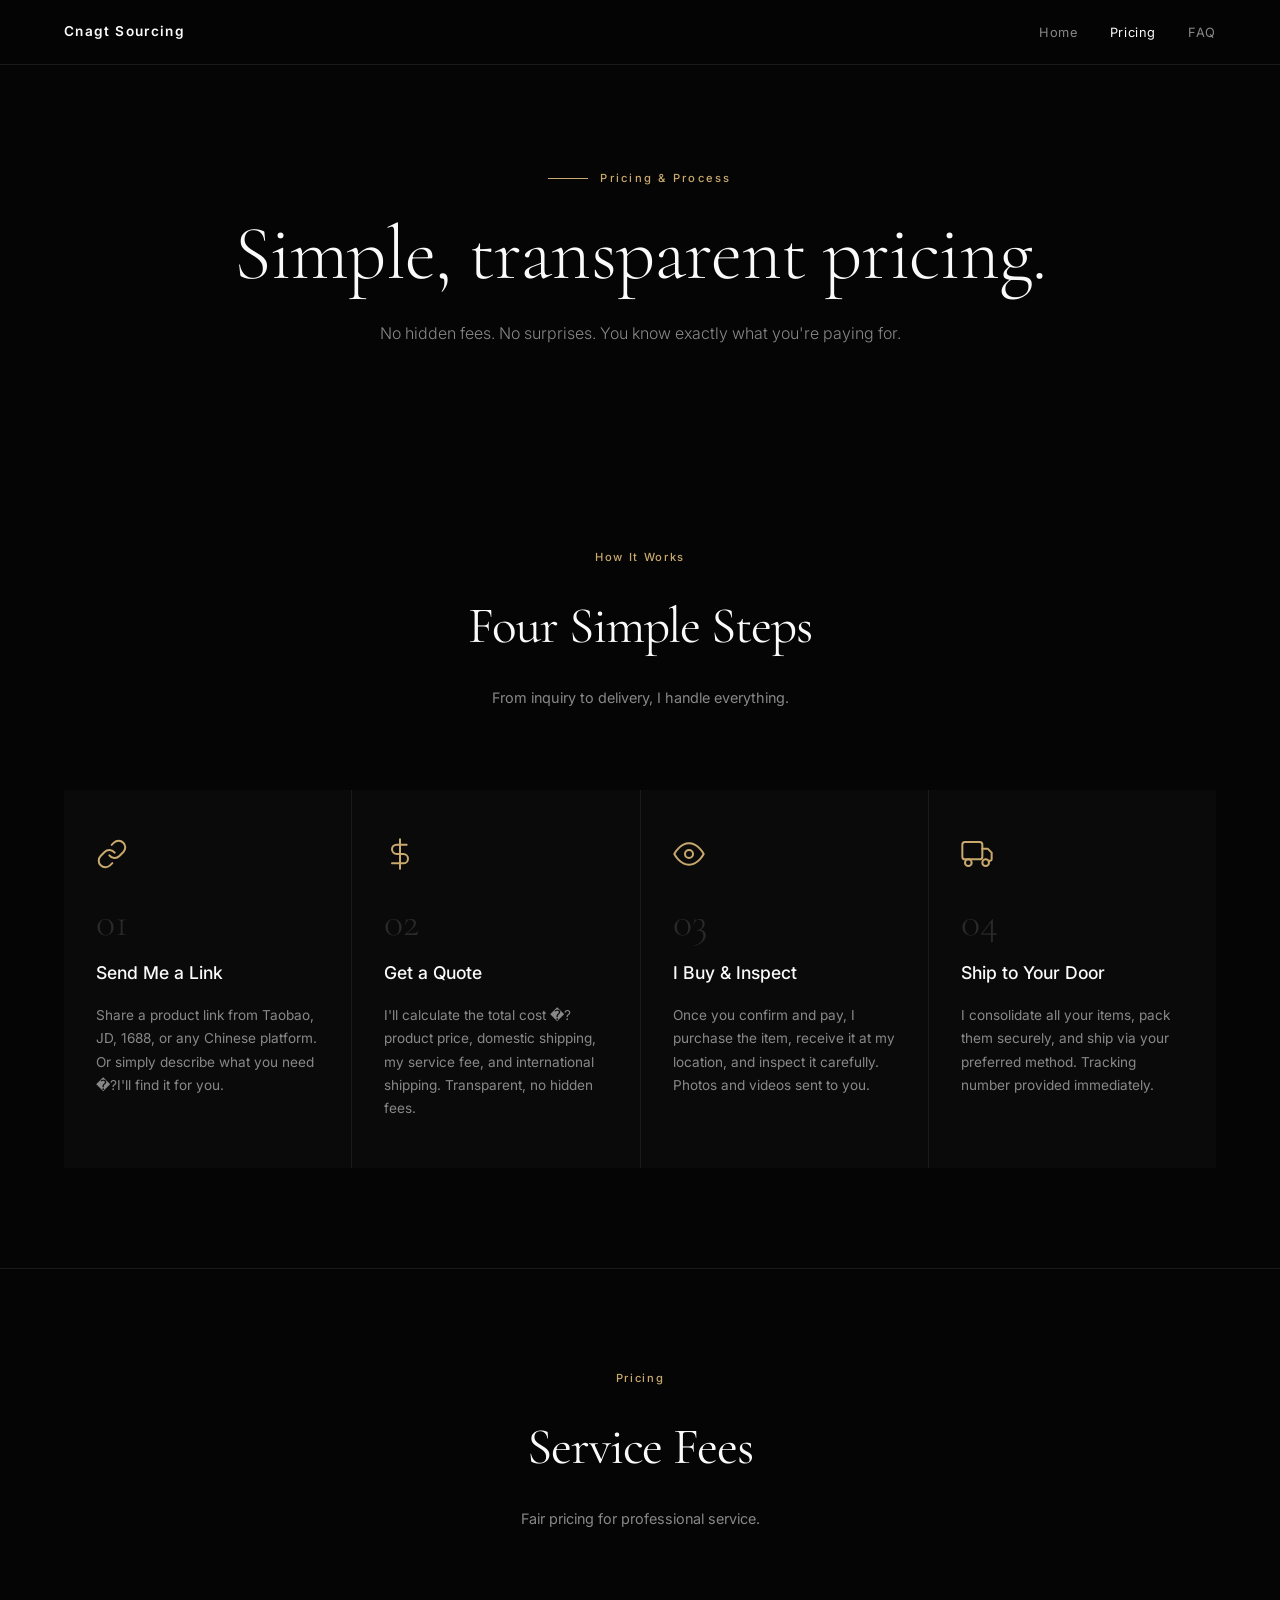
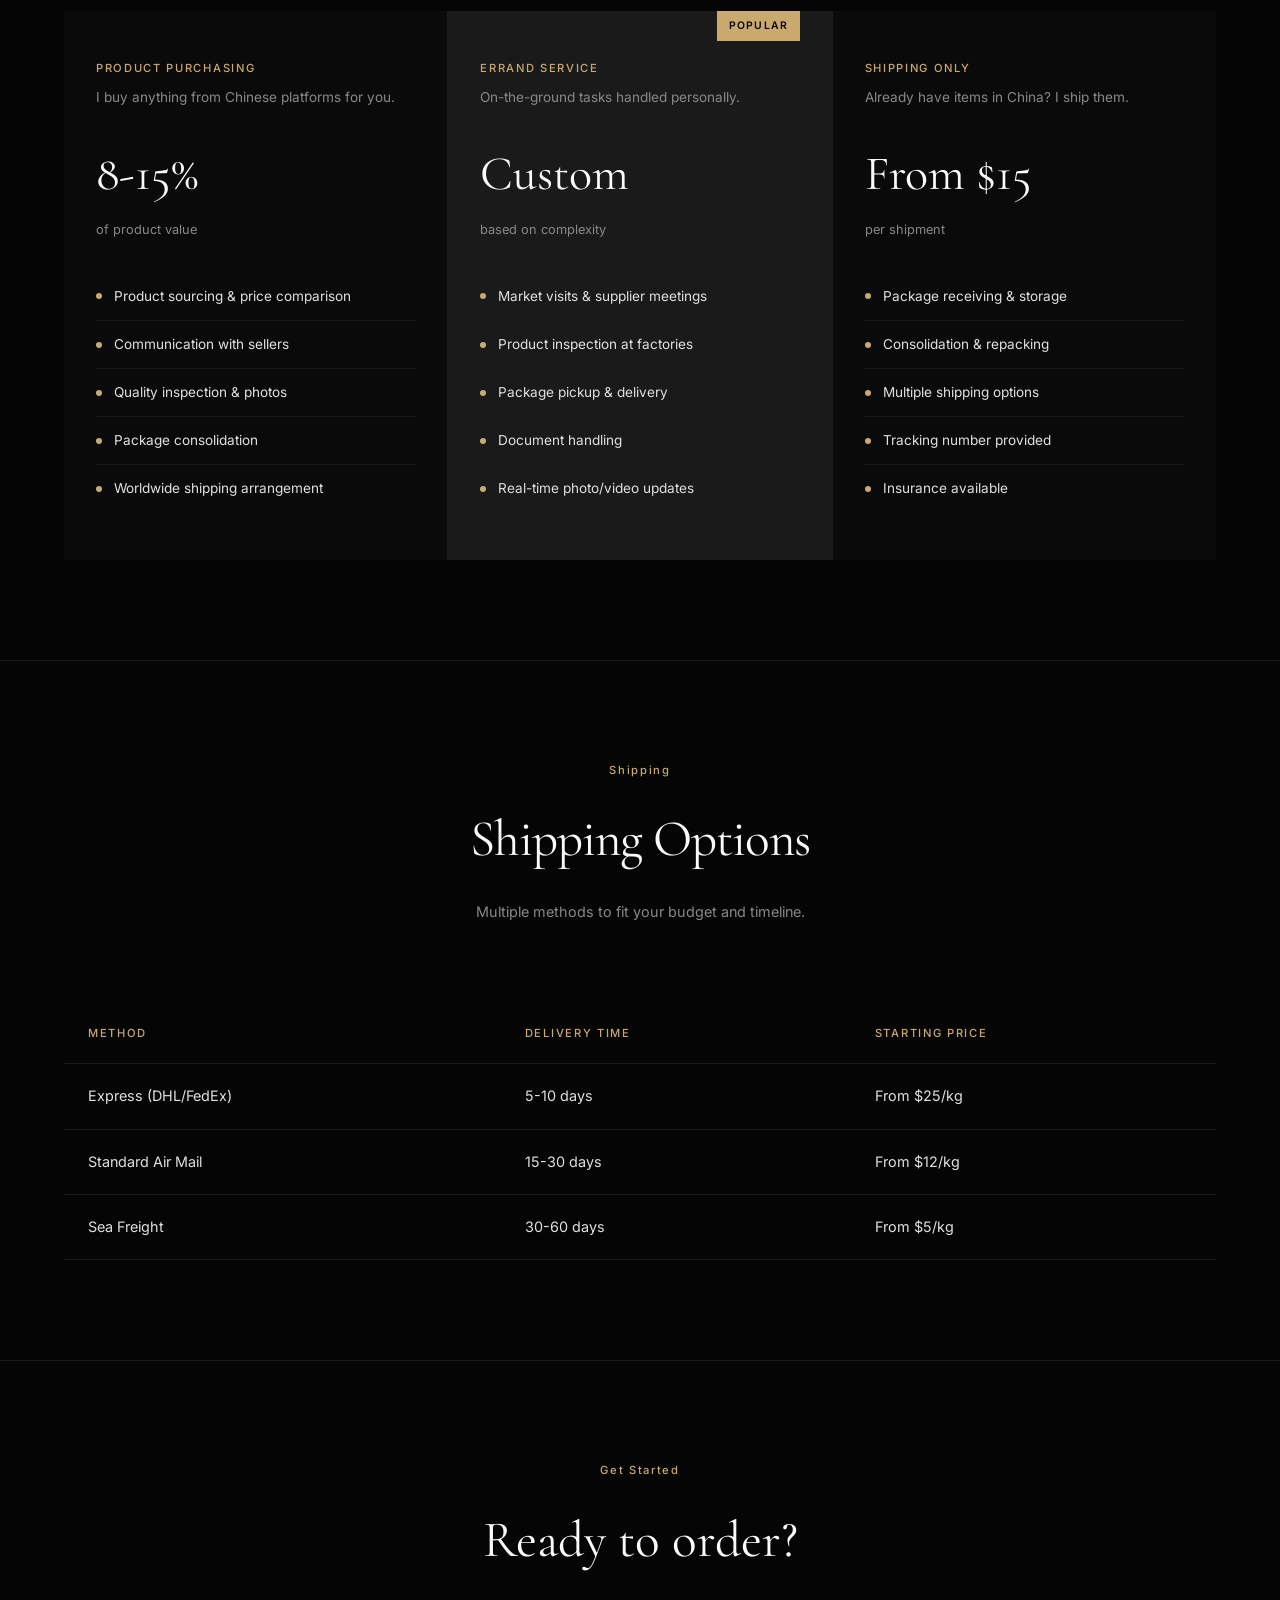
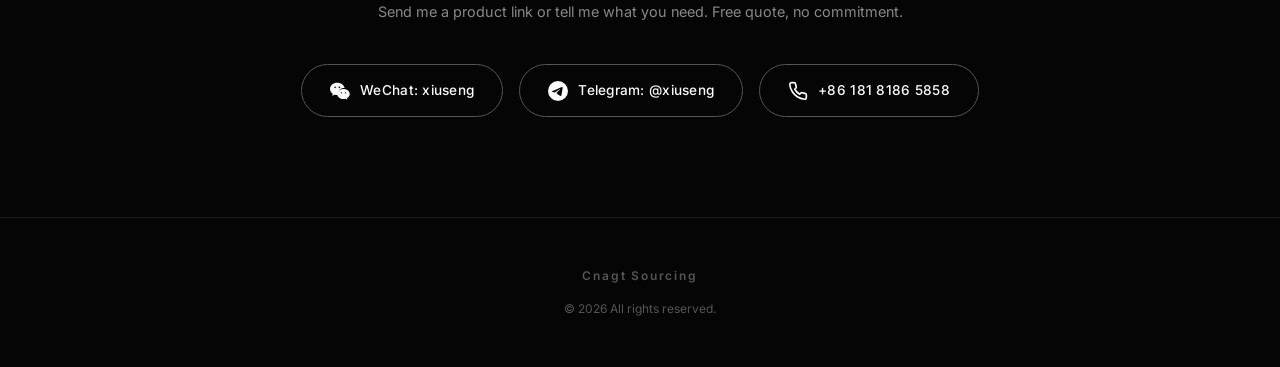
<file: pricing/index.html>
<!DOCTYPE html><html lang="en" data-astro-cid-ym4a2o7m> <head><meta charset="UTF-8"><meta name="viewport" content="width=device-width, initial-scale=1.0"><meta name="theme-color" content="#050505"><title>Pricing & How It Works | Cnagt - China Purchasing Agent</title><meta name="description" content="Transparent pricing for our China purchasing agent service. Learn how it works, service fees, shipping costs, and get started today."><meta name="keywords" content="china purchasing agent pricing, buy from china service fee, taobao agent cost, shipping cost from china, china sourcing fees"><meta name="author" content="Cnagt Sourcing"><meta name="robots" content="index, follow, max-image-preview:large, max-snippet:-1, max-video-preview:-1"><link rel="canonical" href="https://cnagt.com/pricing/"><!-- Favicon --><link rel="icon" type="image/svg+xml" href="../favicon.svg"><link rel="apple-touch-icon" href="../og-image.jpg"><!-- Open Graph --><meta property="og:type" content="website"><meta property="og:title" content="Pricing & How It Works | Cnagt - China Purchasing Agent"><meta property="og:description" content="Transparent pricing. Simple process. Buy anything from China with confidence."><meta property="og:locale" content="en_US"><meta property="og:url" content="https://cnagt.com/pricing/"><meta property="og:image" content="https://cnagt.com/og-image.jpg"><meta property="og:image:width" content="1200"><meta property="og:image:height" content="630"><meta property="og:image:alt" content="Cnagt Sourcing - Pricing and Service Fees"><meta property="og:site_name" content="Cnagt Sourcing"><!-- Twitter --><meta name="twitter:card" content="summary_large_image"><meta name="twitter:title" content="Pricing & How It Works | Cnagt - China Purchasing Agent"><meta name="twitter:description" content="Transparent pricing. Simple process. Buy anything from China."><meta name="twitter:image" content="https://cnagt.com/og-image.jpg"><meta name="twitter:image:alt" content="Cnagt Sourcing - Pricing and Service Fees"><!-- Hreflang for international targeting --><link rel="alternate" hreflang="en" href="https://cnagt.com/pricing/"><link rel="alternate" hreflang="x-default" href="https://cnagt.com/pricing/"><!-- Preconnect for performance --><link rel="preconnect" href="https://fonts.googleapis.com"><link rel="preconnect" href="https://fonts.gstatic.com" crossorigin><link rel="dns-prefetch" href="https://www.googletagmanager.com"><link rel="preload" href="https://fonts.googleapis.com/css2?family=Inter:wght@200;300;400;500;600;700&family=Cormorant+Garamond:ital,wght@0,300;0,400;0,500;0,600;0,700;1,300;1,400;1,500&display=swap" as="style"><link href="https://fonts.googleapis.com/css2?family=Inter:wght@200;300;400;500;600;700&family=Cormorant+Garamond:ital,wght@0,300;0,400;0,500;0,600;0,700;1,300;1,400;1,500&display=swap" rel="stylesheet"><!-- JSON-LD: BreadcrumbList --><script type="application/ld+json">{"@context":"https://schema.org","@type":"BreadcrumbList","itemListElement":[{"@type":"ListItem","position":1,"name":"Home","item":"https://cnagt.com/"},{"@type":"ListItem","position":2,"name":"Pricing","item":"https://cnagt.com/pricing/"}]}</script><!-- Google Analytics 4 --><script async src="https://www.googletagmanager.com/gtag/js?id=G-13KP92K35J"></script><script>
    window.dataLayer = window.dataLayer || [];
    function gtag(){dataLayer.push(arguments);}
    gtag('js', new Date());
    gtag('config', 'G-13KP92K35J');
  </script><link rel="stylesheet" href="../assets/article.css"></head> <body data-astro-cid-ym4a2o7m> <!-- Nav --> <nav data-astro-cid-ym4a2o7m> <div class="container" data-astro-cid-ym4a2o7m> <div class="nav-inner" data-astro-cid-ym4a2o7m> <a href="../" class="nav-logo" data-astro-cid-ym4a2o7m>Cnagt Sourcing</a> <ul class="nav-links" data-astro-cid-ym4a2o7m> <li data-astro-cid-ym4a2o7m><a href="../" data-astro-cid-ym4a2o7m>Home</a></li> <li data-astro-cid-ym4a2o7m><a href="../pricing/" class="active" data-astro-cid-ym4a2o7m>Pricing</a></li> <li data-astro-cid-ym4a2o7m><a href="../faq/" data-astro-cid-ym4a2o7m>FAQ</a></li> </ul> </div> </div> </nav> <!-- Hero --> <section class="hero" data-astro-cid-ym4a2o7m> <div class="container" data-astro-cid-ym4a2o7m> <div class="hero-label" data-astro-cid-ym4a2o7m>Pricing & Process</div> <h1 data-astro-cid-ym4a2o7m>Simple, transparent pricing.</h1> <p data-astro-cid-ym4a2o7m>No hidden fees. No surprises. You know exactly what you're paying for.</p> </div> </section> <!-- Steps --> <section class="steps-section" data-astro-cid-ym4a2o7m> <div class="container" data-astro-cid-ym4a2o7m> <div class="section-header" data-astro-cid-ym4a2o7m> <div class="section-number" data-astro-cid-ym4a2o7m>How It Works</div> <h2 class="section-title" data-astro-cid-ym4a2o7m>Four Simple Steps</h2> <p class="section-desc" data-astro-cid-ym4a2o7m>From inquiry to delivery, I handle everything.</p> </div> <div class="steps-grid" data-astro-cid-ym4a2o7m> <div class="step-card" data-astro-cid-ym4a2o7m> <div class="step-icon" data-astro-cid-ym4a2o7m><svg aria-hidden="true" viewBox="0 0 24 24" width="32" height="32" fill="none" stroke="currentColor" stroke-width="1.5" stroke-linecap="round" stroke-linejoin="round"><path d="M10 13a5 5 0 0 0 7.54.54l3-3a5 5 0 0 0-7.07-7.07l-1.72 1.71"></path><path d="M14 11a5 5 0 0 0-7.54-.54l-3 3a5 5 0 0 0 7.07 7.07l1.71-1.71"></path></svg></div> <div class="step-num" data-astro-cid-ym4a2o7m>01</div> <h3 data-astro-cid-ym4a2o7m>Send Me a Link</h3> <p data-astro-cid-ym4a2o7m>Share a product link from Taobao, JD, 1688, or any Chinese platform. Or simply describe what you need �?I&#39;ll find it for you.</p> </div><div class="step-card" data-astro-cid-ym4a2o7m> <div class="step-icon" data-astro-cid-ym4a2o7m><svg aria-hidden="true" viewBox="0 0 24 24" width="32" height="32" fill="none" stroke="currentColor" stroke-width="1.5" stroke-linecap="round" stroke-linejoin="round"><line x1="12" y1="1" x2="12" y2="23"></line><path d="M17 5H9.5a3.5 3.5 0 0 0 0 7h5a3.5 3.5 0 0 1 0 7H6"></path></svg></div> <div class="step-num" data-astro-cid-ym4a2o7m>02</div> <h3 data-astro-cid-ym4a2o7m>Get a Quote</h3> <p data-astro-cid-ym4a2o7m>I&#39;ll calculate the total cost �?product price, domestic shipping, my service fee, and international shipping. Transparent, no hidden fees.</p> </div><div class="step-card" data-astro-cid-ym4a2o7m> <div class="step-icon" data-astro-cid-ym4a2o7m><svg aria-hidden="true" viewBox="0 0 24 24" width="32" height="32" fill="none" stroke="currentColor" stroke-width="1.5" stroke-linecap="round" stroke-linejoin="round"><path d="M1 12s4-8 11-8 11 8 11 8-4 8-11 8-11-8-11-8z"></path><circle cx="12" cy="12" r="3"></circle></svg></div> <div class="step-num" data-astro-cid-ym4a2o7m>03</div> <h3 data-astro-cid-ym4a2o7m>I Buy &amp; Inspect</h3> <p data-astro-cid-ym4a2o7m>Once you confirm and pay, I purchase the item, receive it at my location, and inspect it carefully. Photos and videos sent to you.</p> </div><div class="step-card" data-astro-cid-ym4a2o7m> <div class="step-icon" data-astro-cid-ym4a2o7m><svg aria-hidden="true" viewBox="0 0 24 24" width="32" height="32" fill="none" stroke="currentColor" stroke-width="1.5" stroke-linecap="round" stroke-linejoin="round"><rect x="1" y="3" width="15" height="13" rx="2"></rect><path d="M16 8h4l3 3v5a1 1 0 0 1-1 1h-1"></path><circle cx="5.5" cy="18.5" r="2.5"></circle><circle cx="18.5" cy="18.5" r="2.5"></circle></svg></div> <div class="step-num" data-astro-cid-ym4a2o7m>04</div> <h3 data-astro-cid-ym4a2o7m>Ship to Your Door</h3> <p data-astro-cid-ym4a2o7m>I consolidate all your items, pack them securely, and ship via your preferred method. Tracking number provided immediately.</p> </div> </div> </div> </section> <!-- Pricing --> <section class="pricing-section" data-astro-cid-ym4a2o7m> <div class="container" data-astro-cid-ym4a2o7m> <div class="section-header" data-astro-cid-ym4a2o7m> <div class="section-number" data-astro-cid-ym4a2o7m>Pricing</div> <h2 class="section-title" data-astro-cid-ym4a2o7m>Service Fees</h2> <p class="section-desc" data-astro-cid-ym4a2o7m>Fair pricing for professional service.</p> </div> <div class="pricing-grid" data-astro-cid-ym4a2o7m> <div class="pricing-card" data-astro-cid-ym4a2o7m>  <div class="pricing-name" data-astro-cid-ym4a2o7m>Product Purchasing</div> <p class="pricing-desc" data-astro-cid-ym4a2o7m>I buy anything from Chinese platforms for you.</p> <div class="pricing-fee" data-astro-cid-ym4a2o7m>8-15%</div> <p class="pricing-fee-note" data-astro-cid-ym4a2o7m>of product value</p> <ul class="pricing-features" data-astro-cid-ym4a2o7m> <li data-astro-cid-ym4a2o7m>Product sourcing &amp; price comparison</li><li data-astro-cid-ym4a2o7m>Communication with sellers</li><li data-astro-cid-ym4a2o7m>Quality inspection &amp; photos</li><li data-astro-cid-ym4a2o7m>Package consolidation</li><li data-astro-cid-ym4a2o7m>Worldwide shipping arrangement</li> </ul> </div><div class="pricing-card highlighted" data-astro-cid-ym4a2o7m> <div class="pricing-badge" data-astro-cid-ym4a2o7m>Popular</div> <div class="pricing-name" data-astro-cid-ym4a2o7m>Errand Service</div> <p class="pricing-desc" data-astro-cid-ym4a2o7m>On-the-ground tasks handled personally.</p> <div class="pricing-fee" data-astro-cid-ym4a2o7m>Custom</div> <p class="pricing-fee-note" data-astro-cid-ym4a2o7m>based on complexity</p> <ul class="pricing-features" data-astro-cid-ym4a2o7m> <li data-astro-cid-ym4a2o7m>Market visits &amp; supplier meetings</li><li data-astro-cid-ym4a2o7m>Product inspection at factories</li><li data-astro-cid-ym4a2o7m>Package pickup &amp; delivery</li><li data-astro-cid-ym4a2o7m>Document handling</li><li data-astro-cid-ym4a2o7m>Real-time photo/video updates</li> </ul> </div><div class="pricing-card" data-astro-cid-ym4a2o7m>  <div class="pricing-name" data-astro-cid-ym4a2o7m>Shipping Only</div> <p class="pricing-desc" data-astro-cid-ym4a2o7m>Already have items in China? I ship them.</p> <div class="pricing-fee" data-astro-cid-ym4a2o7m>From $15</div> <p class="pricing-fee-note" data-astro-cid-ym4a2o7m>per shipment</p> <ul class="pricing-features" data-astro-cid-ym4a2o7m> <li data-astro-cid-ym4a2o7m>Package receiving &amp; storage</li><li data-astro-cid-ym4a2o7m>Consolidation &amp; repacking</li><li data-astro-cid-ym4a2o7m>Multiple shipping options</li><li data-astro-cid-ym4a2o7m>Tracking number provided</li><li data-astro-cid-ym4a2o7m>Insurance available</li> </ul> </div> </div> </div> </section> <!-- Shipping --> <section class="shipping-section" data-astro-cid-ym4a2o7m> <div class="container" data-astro-cid-ym4a2o7m> <div class="section-header" data-astro-cid-ym4a2o7m> <div class="section-number" data-astro-cid-ym4a2o7m>Shipping</div> <h2 class="section-title" data-astro-cid-ym4a2o7m>Shipping Options</h2> <p class="section-desc" data-astro-cid-ym4a2o7m>Multiple methods to fit your budget and timeline.</p> </div> <table class="shipping-table" data-astro-cid-ym4a2o7m> <thead data-astro-cid-ym4a2o7m> <tr data-astro-cid-ym4a2o7m> <th data-astro-cid-ym4a2o7m>Method</th> <th data-astro-cid-ym4a2o7m>Delivery Time</th> <th data-astro-cid-ym4a2o7m>Starting Price</th> </tr> </thead> <tbody data-astro-cid-ym4a2o7m> <tr data-astro-cid-ym4a2o7m> <td data-astro-cid-ym4a2o7m>Express (DHL/FedEx)</td> <td data-astro-cid-ym4a2o7m>5-10 days</td> <td data-astro-cid-ym4a2o7m>From $25/kg</td> </tr><tr data-astro-cid-ym4a2o7m> <td data-astro-cid-ym4a2o7m>Standard Air Mail</td> <td data-astro-cid-ym4a2o7m>15-30 days</td> <td data-astro-cid-ym4a2o7m>From $12/kg</td> </tr><tr data-astro-cid-ym4a2o7m> <td data-astro-cid-ym4a2o7m>Sea Freight</td> <td data-astro-cid-ym4a2o7m>30-60 days</td> <td data-astro-cid-ym4a2o7m>From $5/kg</td> </tr> </tbody> </table> </div> </section> <!-- CTA --> <section class="cta" data-astro-cid-ym4a2o7m> <div class="container" data-astro-cid-ym4a2o7m> <div class="cta-label" data-astro-cid-ym4a2o7m>Get Started</div> <h2 data-astro-cid-ym4a2o7m>Ready to order?</h2> <p data-astro-cid-ym4a2o7m>Send me a product link or tell me what you need. Free quote, no commitment.</p> <div class="contact-bar" data-astro-cid-ym4a2o7m> <a href="weixin://" class="contact-btn wechat" data-astro-cid-ym4a2o7m> <svg aria-hidden="true" class="icon" viewBox="0 0 24 24" width="20" height="20" fill="currentColor" data-astro-cid-ym4a2o7m><path d="M8.691 2.188C3.891 2.188 0 5.476 0 9.53c0 2.212 1.17 4.203 3.002 5.55a.59.59 0 0 1 .213.665l-.39 1.48c-.019.07-.048.141-.048.213 0 .163.13.295.29.295a.326.326 0 0 0 .167-.054l1.903-1.114a.864.864 0 0 1 .717-.098 10.16 10.16 0 0 0 2.837.403c.276 0 .543-.027.811-.05a6.42 6.42 0 0 1-.248-1.753c0-3.694 3.387-6.69 7.57-6.69.259 0 .51.022.763.042C16.833 4.904 13.146 2.188 8.691 2.188zm-2.6 4.408c.58 0 1.05.47 1.05 1.05s-.47 1.05-1.05 1.05-1.05-.47-1.05-1.05.47-1.05 1.05-1.05zm5.2 0c.58 0 1.05.47 1.05 1.05s-.47 1.05-1.05 1.05-1.05-.47-1.05-1.05.47-1.05 1.05-1.05zM23.76 15.7c0-3.338-3.39-6.046-7.57-6.046-4.18 0-7.57 2.708-7.57 6.046 0 3.338 3.39 6.046 7.57 6.046a9.35 9.35 0 0 0 2.336-.297.636.636 0 0 1 .526.073l1.4.82a.236.236 0 0 0 .122.04c.118 0 .213-.098.213-.216a.56.56 0 0 0-.035-.156l-.287-1.087a.434.434 0 0 1 .157-.49C22.636 19.57 23.76 17.79 23.76 15.7zm-10.036-.78c-.426 0-.772-.346-.772-.772s.346-.772.772-.772.772.346.772.772-.346.772-.772.772zm4.964 0c-.426 0-.772-.346-.772-.772s.346-.772.772-.772.772.346.772.772-.346.772-.772.772z" data-astro-cid-ym4a2o7m></path></svg> <span data-astro-cid-ym4a2o7m>WeChat: xiuseng</span> </a> <a href="https://t.me/xiuseng" class="contact-btn telegram" rel="noopener noreferrer" data-astro-cid-ym4a2o7m> <svg aria-hidden="true" class="icon" viewBox="0 0 24 24" width="20" height="20" fill="currentColor" data-astro-cid-ym4a2o7m><path d="M11.944 0A12 12 0 0 0 0 12a12 12 0 0 0 12 12 12 12 0 0 0 12-12A12 12 0 0 0 12 0a12 12 0 0 0-.056 0zm4.962 7.224c.1-.002.321.023.465.14a.506.506 0 0 1 .171.325c.016.093.036.306.02.472-.18 1.898-.962 6.502-1.36 8.627-.168.9-.499 1.201-.82 1.23-.696.065-1.225-.46-1.9-.902-1.056-.693-1.653-1.124-2.678-1.8-1.185-.78-.417-1.21.258-1.91.177-.184 3.247-2.977 3.307-3.23.007-.032.014-.15-.056-.216s-.174-.041-.249-.024c-.106.024-1.793 1.14-5.061 3.345-.479.33-.913.49-1.302.48-.428-.008-1.252-.241-1.865-.44-.752-.245-1.349-.374-1.297-.789.027-.216.325-.437.893-.663 3.498-1.524 5.83-2.529 6.998-3.014 3.332-1.386 4.025-1.627 4.476-1.635z" data-astro-cid-ym4a2o7m></path></svg> <span data-astro-cid-ym4a2o7m>Telegram: @xiuseng</span> </a> <a href="tel:+8618181865858" class="contact-btn phone" data-astro-cid-ym4a2o7m> <svg aria-hidden="true" class="icon" viewBox="0 0 24 24" width="20" height="20" fill="none" stroke="currentColor" stroke-width="2" stroke-linecap="round" stroke-linejoin="round" data-astro-cid-ym4a2o7m><path d="M22 16.92v3a2 2 0 0 1-2.18 2 19.79 19.79 0 0 1-8.63-3.07 19.5 19.5 0 0 1-6-6 19.79 19.79 0 0 1-3.07-8.67A2 2 0 0 1 4.11 2h3a2 2 0 0 1 2 1.72 12.84 12.84 0 0 0 .7 2.81 2 2 0 0 1-.45 2.11L8.09 9.91a16 16 0 0 0 6 6l1.27-1.27a2 2 0 0 1 2.11-.45 12.84 12.84 0 0 0 2.81.7A2 2 0 0 1 22 16.92z" data-astro-cid-ym4a2o7m></path></svg> <span data-astro-cid-ym4a2o7m>+86 181 8186 5858</span> </a> </div> </div> </section> <!-- Footer --> <footer data-astro-cid-ym4a2o7m> <div class="container" data-astro-cid-ym4a2o7m> <div class="footer-content" data-astro-cid-ym4a2o7m> <div class="footer-brand" data-astro-cid-ym4a2o7m>Cnagt Sourcing</div> <p data-astro-cid-ym4a2o7m>&copy; 2026 All rights reserved.</p> </div> </div> </footer> </body></html>
</file>
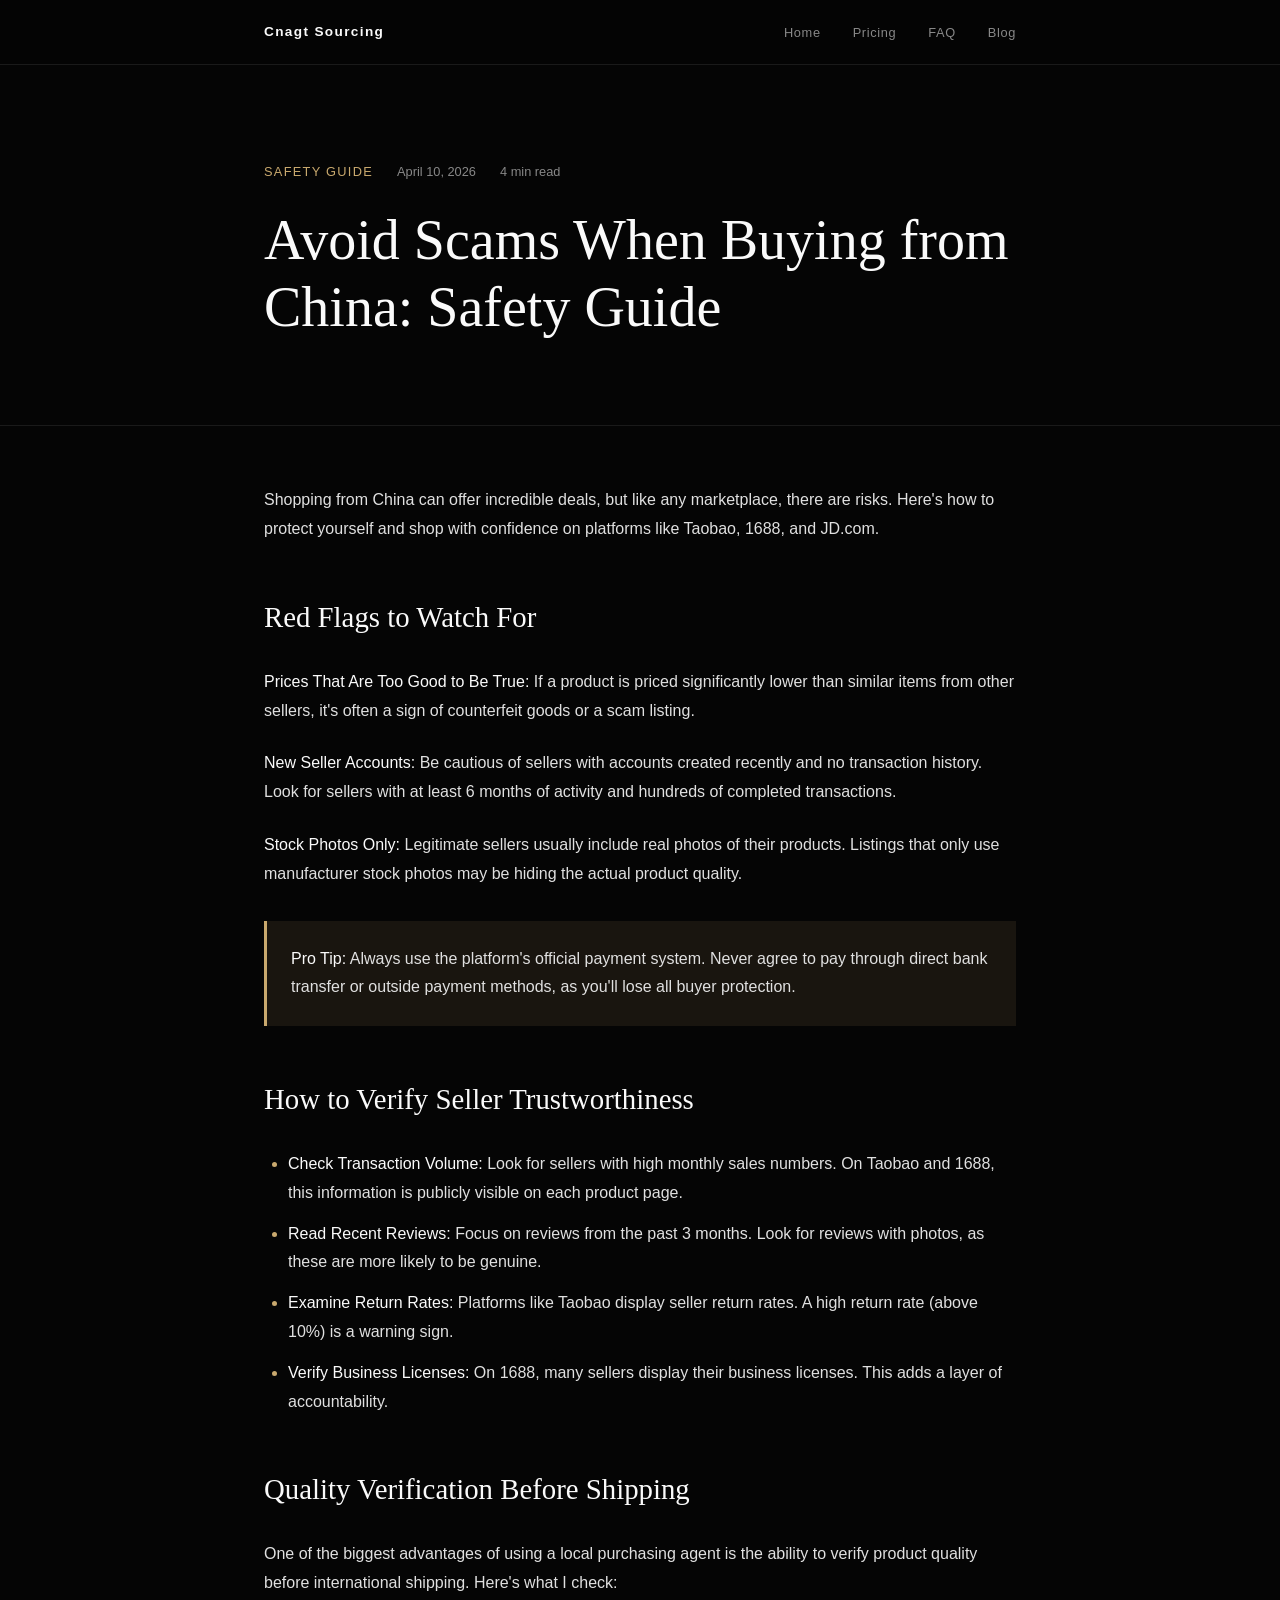
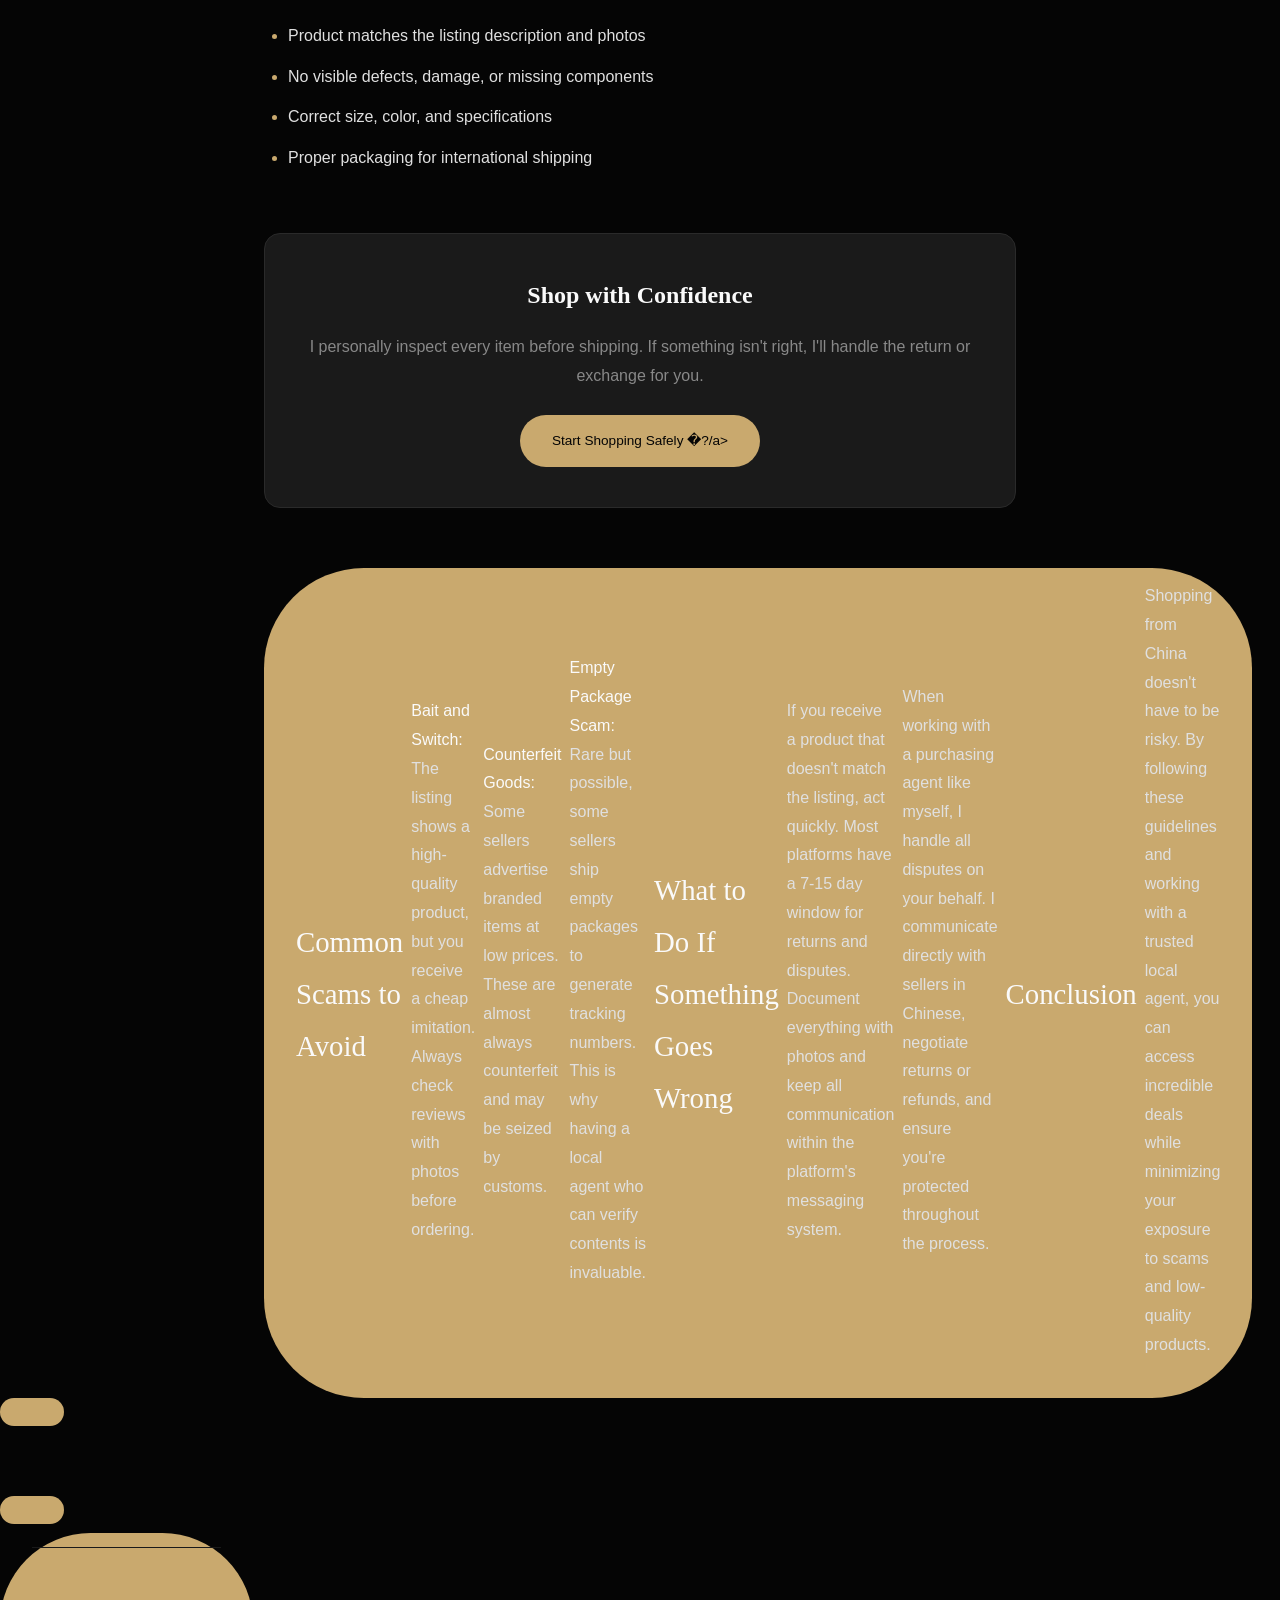
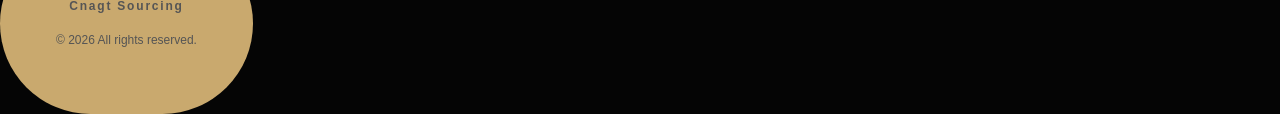
<file: blog/avoid-scams-china-shopping/index.html>
<!DOCTYPE html><html lang="en" data-astro-cid-esfqn2kp> <head><meta charset="UTF-8"><meta name="viewport" content="width=device-width, initial-scale=1.0"><meta name="theme-color" content="#050505"><title>Avoid Scams When Buying from China: Safety Guide | Cnagt</title><meta name="description" content="Learn how to identify trustworthy sellers, verify product quality, and protect yourself from common scams on Taobao and 1688."><meta name="keywords" content="avoid scams buying from china, taobao scam prevention, china shopping safety, verify chinese sellers, safe buying from 1688"><meta name="author" content="Cnagt Sourcing"><meta name="robots" content="index, follow, max-image-preview:large, max-snippet:-1, max-video-preview:-1"><link rel="canonical" href="https://cnagt.com/blog/avoid-scams-china-shopping/"><!-- Favicon --><link rel="icon" type="image/svg+xml" href="../favicon.svg"><link rel="apple-touch-icon" href="../og-image.jpg"><meta property="og:type" content="article"><meta property="og:title" content="Avoid Scams When Buying from China: Safety Guide"><meta property="og:description" content="Learn how to identify trustworthy sellers, verify product quality, and protect yourself from common scams on Taobao and 1688."><meta property="og:locale" content="en_US"><meta property="og:url" content="https://cnagt.com/blog/avoid-scams-china-shopping/"><meta property="og:image" content="https://cnagt.com/og-image.jpg"><meta property="og:image:width" content="1200"><meta property="og:image:height" content="630"><meta property="og:image:alt" content="Avoid Scams When Buying from China: Safety Guide"><meta property="og:site_name" content="Cnagt Sourcing"><meta property="article:published_time" content="2026-04-10T00:00:00Z"><meta property="article:author" content="Cnagt Sourcing"><meta property="article:section" content="Safety Guide"><!-- Twitter --><meta name="twitter:card" content="summary_large_image"><meta name="twitter:title" content="Avoid Scams When Buying from China: Safety Guide"><meta name="twitter:description" content="Learn how to identify trustworthy sellers, verify product quality, and protect yourself from common scams on Taobao and 1688."><meta name="twitter:image" content="https://cnagt.com/og-image.jpg"><meta name="twitter:image:alt" content="Avoid Scams When Buying from China: Safety Guide"><!-- Hreflang for international targeting --><link rel="alternate" hreflang="en" href="https://cnagt.com/blog/avoid-scams-china-shopping/"><link rel="alternate" hreflang="x-default" href="https://cnagt.com/blog/avoid-scams-china-shopping/"><!-- Preconnect for performance --><link rel="preconnect" href="https://fonts.googleapis.com"><link rel="preconnect" href="https://fonts.gstatic.com" crossorigin><link rel="dns-prefetch" href="https://www.googletagmanager.com"><link rel="preload" href="https://fonts.googleapis.com/css2?family=Inter:wght@200;300;400;500;600;700&family=Cormorant+Garamond:ital,wght@0,300;0,400;0,500;0,600;0,700;1,300;1,400;1,500&display=swap" rel="stylesheet"><!-- JSON-LD ArticleSchema --><script type="application/ld+json">{"@context":"https://schema.org","@type":"Article","headline":"Avoid Scams When Buying from China: Safety Guide","description":"Learn how to identify trustworthy sellers, verify product quality, and protect yourself from common scams on Taobao and 1688.","datePublished":"2026-04-10","dateModified":"2026-04-10","author":{"@type":"Organization","name":"Cnagt Sourcing","url":"https://cnagt.com"},"publisher":{"@id":"https://cnagt.com/#localbusiness"},"image":"https://cnagt.com/og-image.jpg","url":"https://cnagt.com/blog/avoid-scams-china-shopping/","isPartOf":{"@id":"https://cnagt.com/#website"},"keywords":["china scams","safe shopping","buyer protection"],"articleSection":"Safety Guide"}</script><!-- JSON-LD BreadcrumbList --><script type="application/ld+json">{"@context":"https://schema.org","@type":"BreadcrumbList","itemListElement":[{"@type":"ListItem","position":1,"name":"Home","item":"https://cnagt.com/"},{"@type":"ListItem","position":2,"name":"Blog","item":"https://cnagt.com/blog/"},{"@type":"ListItem","position":3,"name":"Avoid Scams When Buying from China: Safety Guide","item":"https://cnagt.com/blog/avoid-scams-china-shopping/"}]}</script><!-- Google Analytics 4 --><script async src="https://www.googletagmanager.com/gtag/js?id=G-13KP92K35J"></script><script>
    window.dataLayer = window.dataLayer || [];
    function gtag(){dataLayer.push(arguments);}
    gtag('js', new Date());
    gtag('config', 'G-13KP92K35J');
  </script><link rel="stylesheet" href="../../assets/scams.css"></head> <body data-astro-cid-esfqn2kp> <nav data-astro-cid-esfqn2kp> <div class="container" data-astro-cid-esfqn2kp> <div class="nav-inner" data-astro-cid-esfqn2kp> <a href="../" class="nav-logo" data-astro-cid-esfqn2kp>Cnagt Sourcing</a> <ul class="nav-links" data-astro-cid-esfqn2kp> <li data-astro-cid-esfqn2kp><a href="../" data-astro-cid-esfqn2kp>Home</a></li> <li data-astro-cid-esfqn2kp><a href="../pricing/" data-astro-cid-esfqn2kp>Pricing</a></li> <li data-astro-cid-esfqn2kp><a href="../faq/" data-astro-cid-esfqn2kp>FAQ</a></li> <li data-astro-cid-esfqn2kp><a href="../blog/" data-astro-cid-esfqn2kp>Blog</a></li> </ul> </div> </div> </nav> <article data-astro-cid-esfqn2kp> <header class="article-header" data-astro-cid-esfqn2kp> <div class="container" data-astro-cid-esfqn2kp> <div class="article-meta" data-astro-cid-esfqn2kp> <span class="article-category" data-astro-cid-esfqn2kp>Safety Guide</span> <span data-astro-cid-esfqn2kp>April 10, 2026</span> <span data-astro-cid-esfqn2kp>4 min read</span> </div> <h1 data-astro-cid-esfqn2kp>Avoid Scams When Buying from China: Safety Guide</h1> </div> </header> <div class="article-content" data-astro-cid-esfqn2kp> <div class="container" data-astro-cid-esfqn2kp> <p data-astro-cid-esfqn2kp>Shopping from China can offer incredible deals, but like any marketplace, there are risks. Here's how to protect yourself and shop with confidence on platforms like Taobao, 1688, and JD.com.</p> <h2 data-astro-cid-esfqn2kp>Red Flags to Watch For</h2> <p data-astro-cid-esfqn2kp><strong data-astro-cid-esfqn2kp>Prices That Are Too Good to Be True:</strong> If a product is priced significantly lower than similar items from other sellers, it's often a sign of counterfeit goods or a scam listing.</p> <p data-astro-cid-esfqn2kp><strong data-astro-cid-esfqn2kp>New Seller Accounts:</strong> Be cautious of sellers with accounts created recently and no transaction history. Look for sellers with at least 6 months of activity and hundreds of completed transactions.</p> <p data-astro-cid-esfqn2kp><strong data-astro-cid-esfqn2kp>Stock Photos Only:</strong> Legitimate sellers usually include real photos of their products. Listings that only use manufacturer stock photos may be hiding the actual product quality.</p> <div class="warning-box" data-astro-cid-esfqn2kp> <p data-astro-cid-esfqn2kp><strong data-astro-cid-esfqn2kp>Pro Tip:</strong> Always use the platform's official payment system. Never agree to pay through direct bank transfer or outside payment methods, as you'll lose all buyer protection.</p> </div> <h2 data-astro-cid-esfqn2kp>How to Verify Seller Trustworthiness</h2> <ul data-astro-cid-esfqn2kp> <li data-astro-cid-esfqn2kp><strong data-astro-cid-esfqn2kp>Check Transaction Volume:</strong> Look for sellers with high monthly sales numbers. On Taobao and 1688, this information is publicly visible on each product page.</li> <li data-astro-cid-esfqn2kp><strong data-astro-cid-esfqn2kp>Read Recent Reviews:</strong> Focus on reviews from the past 3 months. Look for reviews with photos, as these are more likely to be genuine.</li> <li data-astro-cid-esfqn2kp><strong data-astro-cid-esfqn2kp>Examine Return Rates:</strong> Platforms like Taobao display seller return rates. A high return rate (above 10%) is a warning sign.</li> <li data-astro-cid-esfqn2kp><strong data-astro-cid-esfqn2kp>Verify Business Licenses:</strong> On 1688, many sellers display their business licenses. This adds a layer of accountability.</li> </ul> <h2 data-astro-cid-esfqn2kp>Quality Verification Before Shipping</h2> <p data-astro-cid-esfqn2kp>One of the biggest advantages of using a local purchasing agent is the ability to verify product quality before international shipping. Here's what I check:</p> <ul data-astro-cid-esfqn2kp> <li data-astro-cid-esfqn2kp>Product matches the listing description and photos</li> <li data-astro-cid-esfqn2kp>No visible defects, damage, or missing components</li> <li data-astro-cid-esfqn2kp>Correct size, color, and specifications</li> <li data-astro-cid-esfqn2kp>Proper packaging for international shipping</li> </ul> <div class="cta-box" data-astro-cid-esfqn2kp> <h3 data-astro-cid-esfqn2kp>Shop with Confidence</h3> <p data-astro-cid-esfqn2kp>I personally inspect every item before shipping. If something isn't right, I'll handle the return or exchange for you.</p> <a href="https://t.me/xiuseng" class="cta-btn" data-astro-cid-esfqn2kp>Start Shopping Safely �?/a>
</a></div><a href="https://t.me/xiuseng" class="cta-btn" data-astro-cid-esfqn2kp> <h2 data-astro-cid-esfqn2kp>Common Scams to Avoid</h2> <p data-astro-cid-esfqn2kp><strong data-astro-cid-esfqn2kp>Bait and Switch:</strong> The listing shows a high-quality product, but you receive a cheap imitation. Always check reviews with photos before ordering.</p> <p data-astro-cid-esfqn2kp><strong data-astro-cid-esfqn2kp>Counterfeit Goods:</strong> Some sellers advertise branded items at low prices. These are almost always counterfeit and may be seized by customs.</p> <p data-astro-cid-esfqn2kp><strong data-astro-cid-esfqn2kp>Empty Package Scam:</strong> Rare but possible, some sellers ship empty packages to generate tracking numbers. This is why having a local agent who can verify contents is invaluable.</p> <h2 data-astro-cid-esfqn2kp>What to Do If Something Goes Wrong</h2> <p data-astro-cid-esfqn2kp>If you receive a product that doesn't match the listing, act quickly. Most platforms have a 7-15 day window for returns and disputes. Document everything with photos and keep all communication within the platform's messaging system.</p> <p data-astro-cid-esfqn2kp>When working with a purchasing agent like myself, I handle all disputes on your behalf. I communicate directly with sellers in Chinese, negotiate returns or refunds, and ensure you're protected throughout the process.</p> <h2 data-astro-cid-esfqn2kp>Conclusion</h2> <p data-astro-cid-esfqn2kp>Shopping from China doesn't have to be risky. By following these guidelines and working with a trusted local agent, you can access incredible deals while minimizing your exposure to scams and low-quality products.</p> </a></div><a href="https://t.me/xiuseng" class="cta-btn" data-astro-cid-esfqn2kp></a></div><a href="https://t.me/xiuseng" class="cta-btn" data-astro-cid-esfqn2kp></a></article><a href="https://t.me/xiuseng" class="cta-btn" data-astro-cid-esfqn2kp> <footer data-astro-cid-esfqn2kp> <div class="container" data-astro-cid-esfqn2kp> <div class="footer-brand" data-astro-cid-esfqn2kp>Cnagt Sourcing</div> <p data-astro-cid-esfqn2kp>&copy; 2026 All rights reserved.</p> </div> </footer> </a></body></html>
</file>
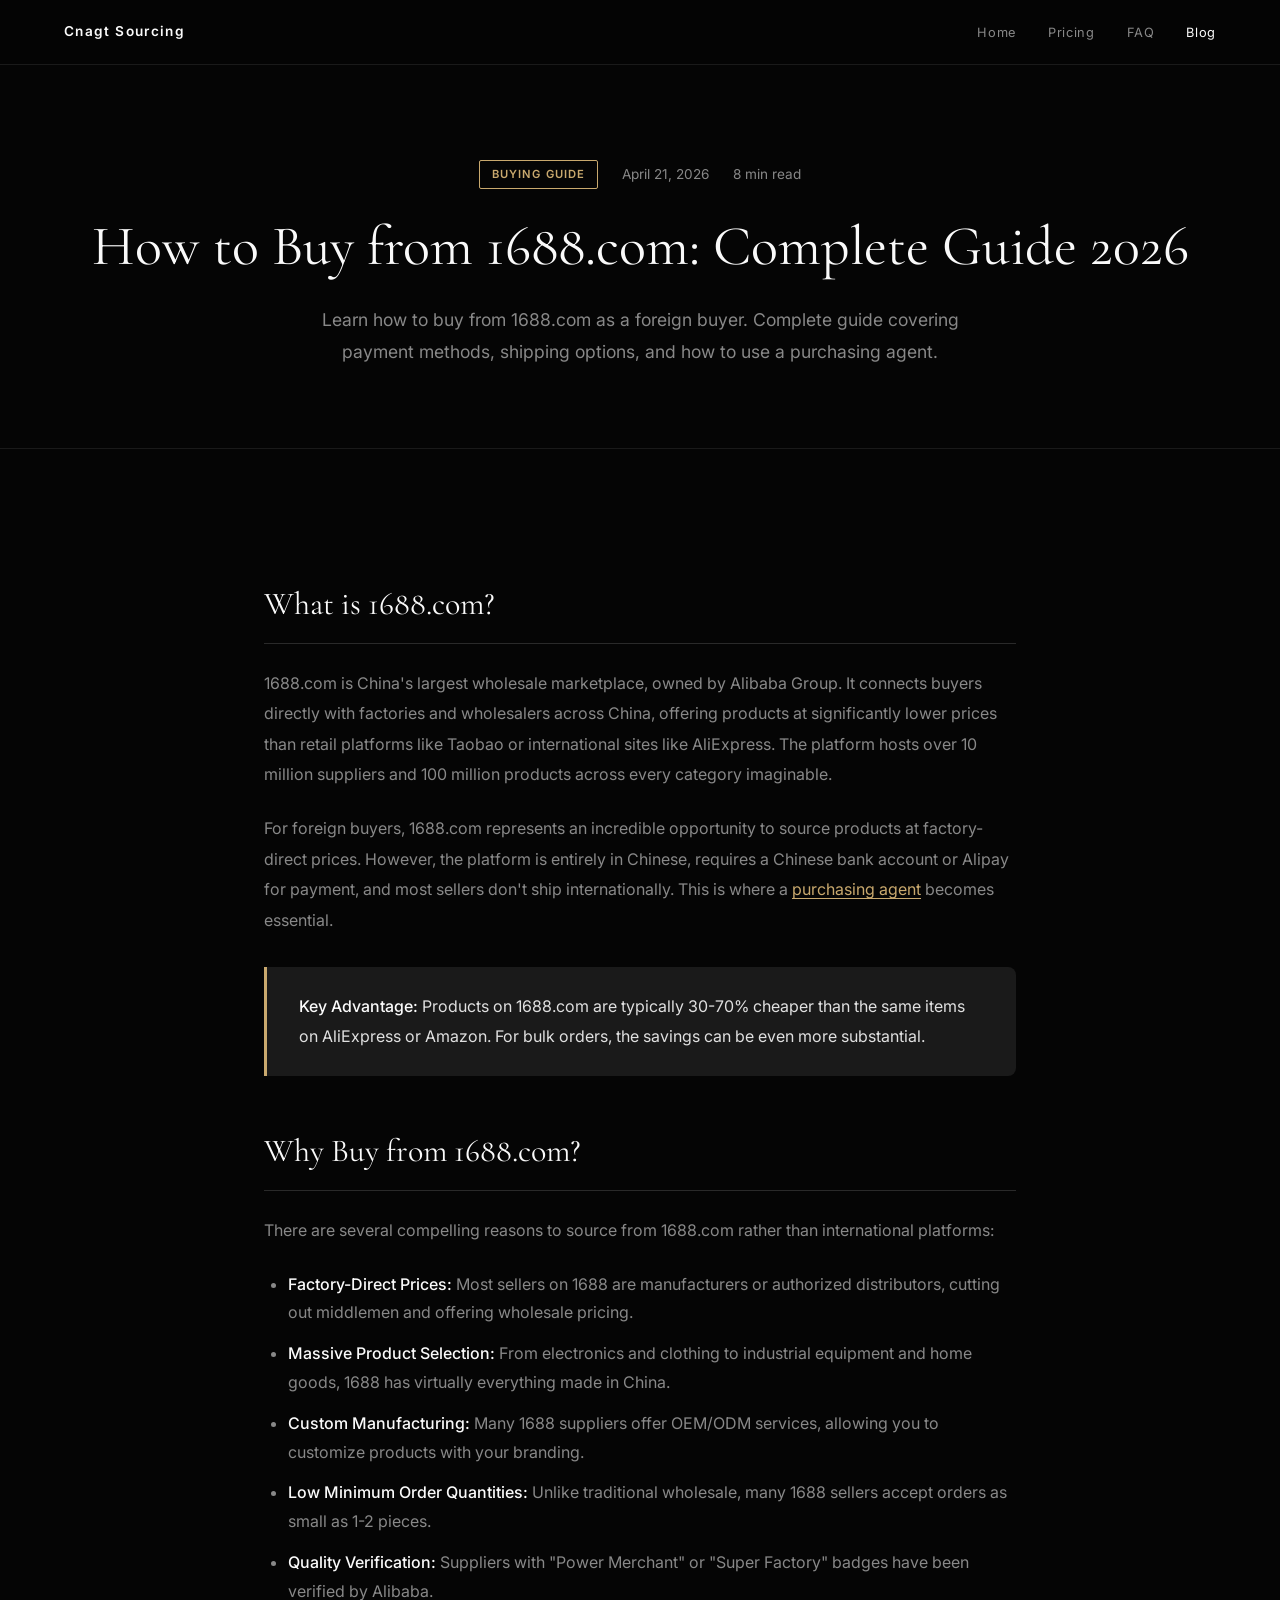
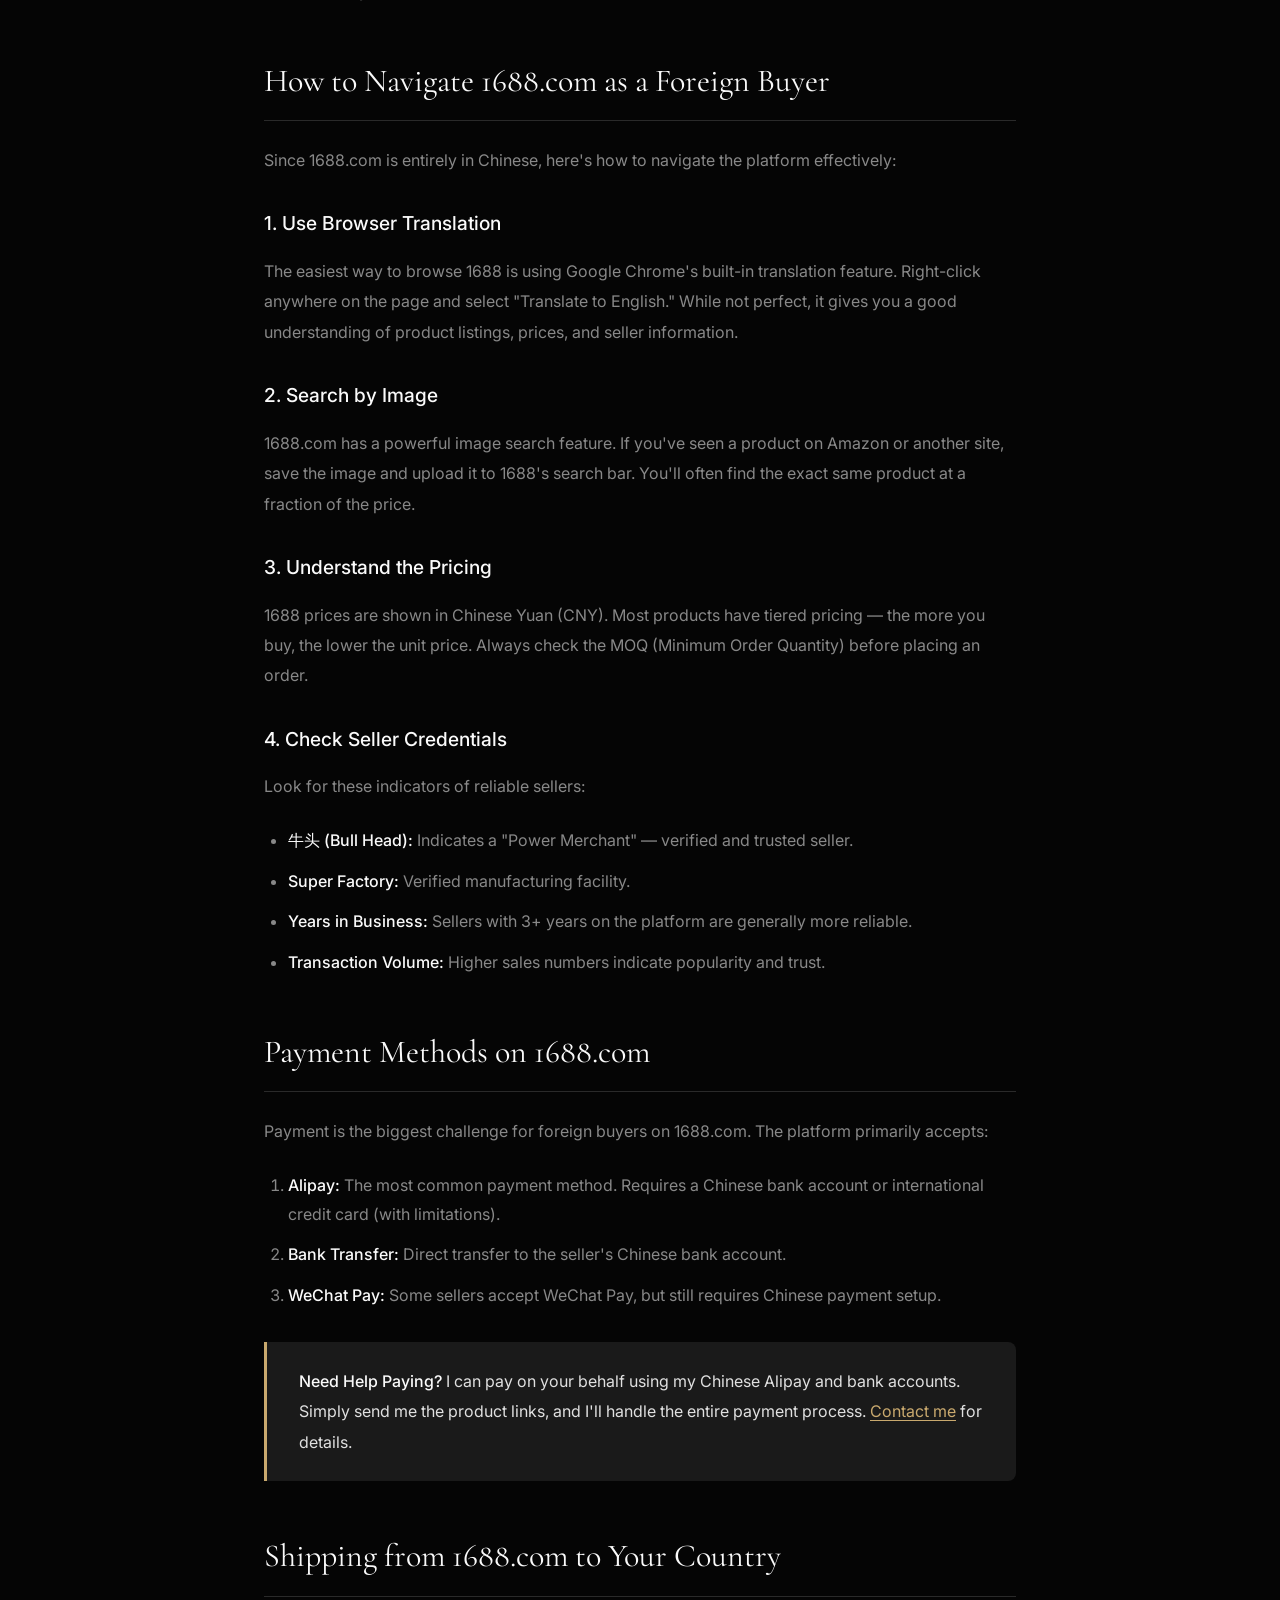
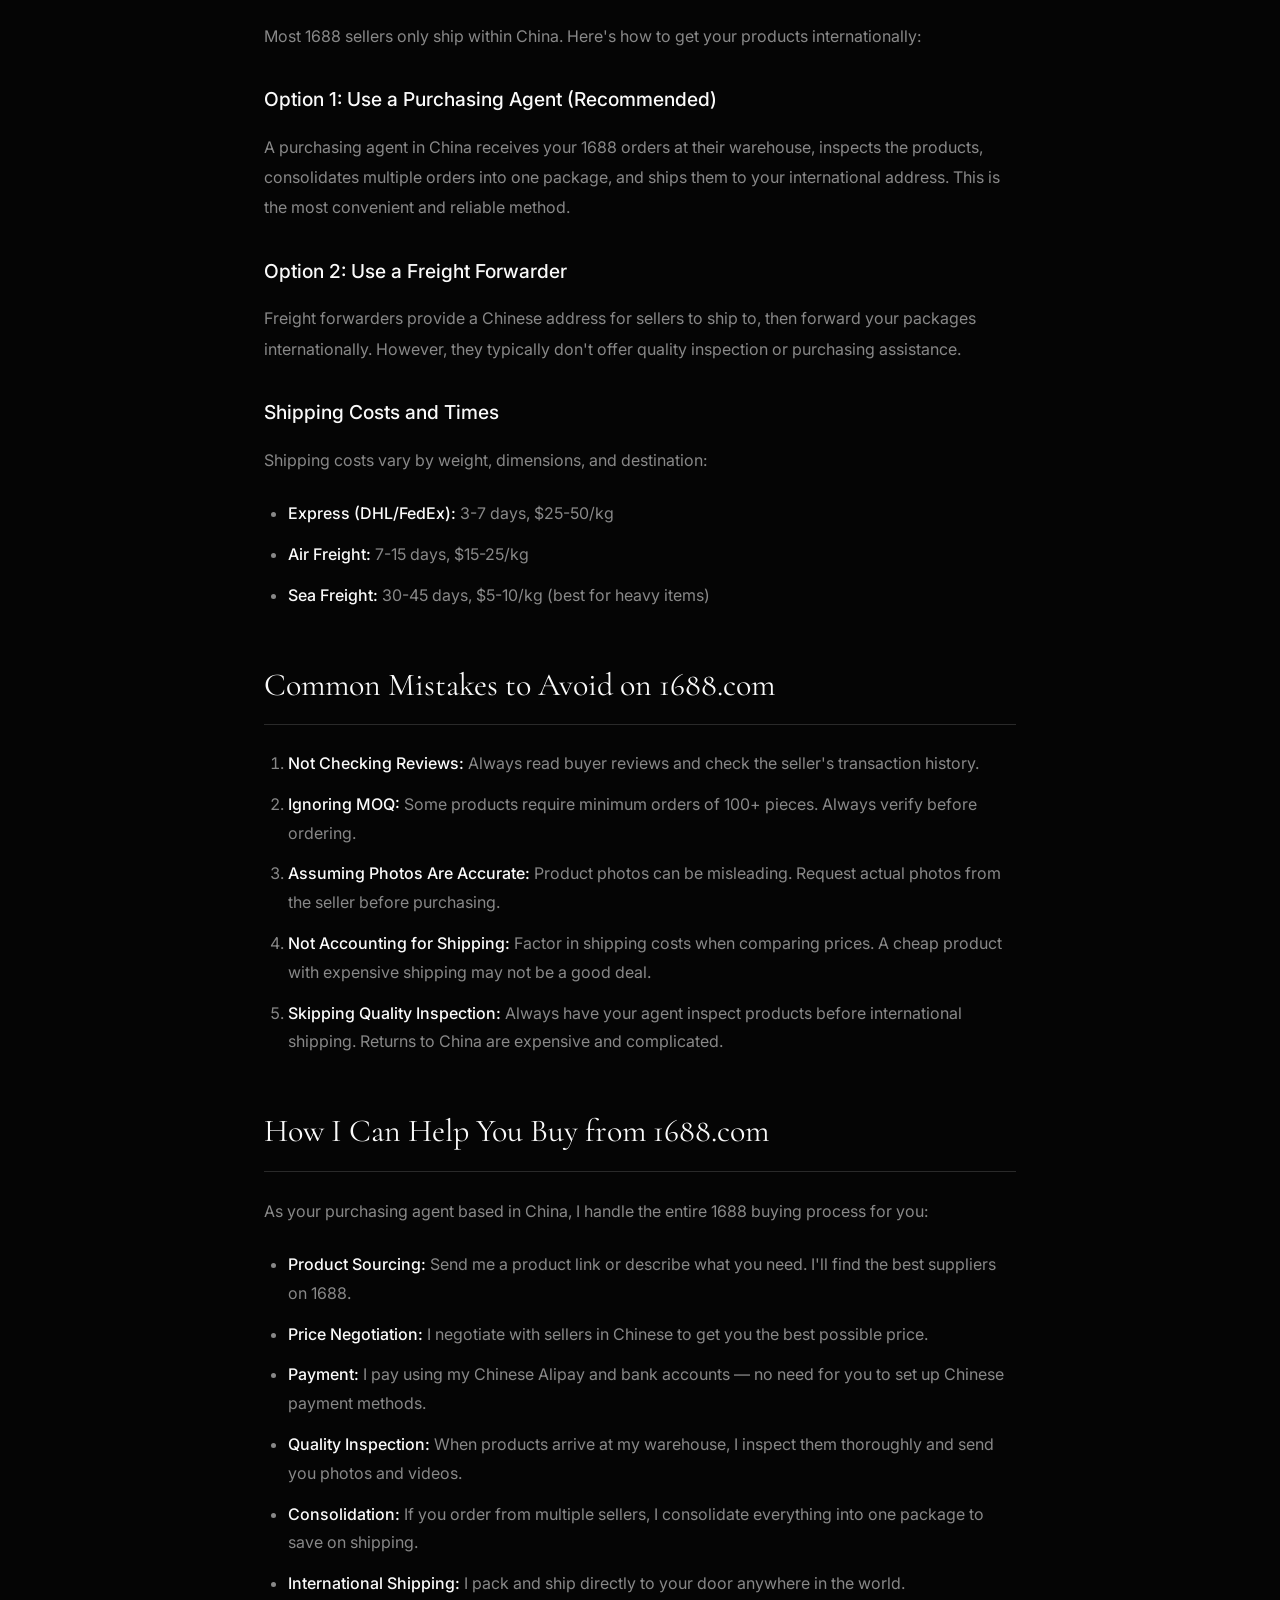
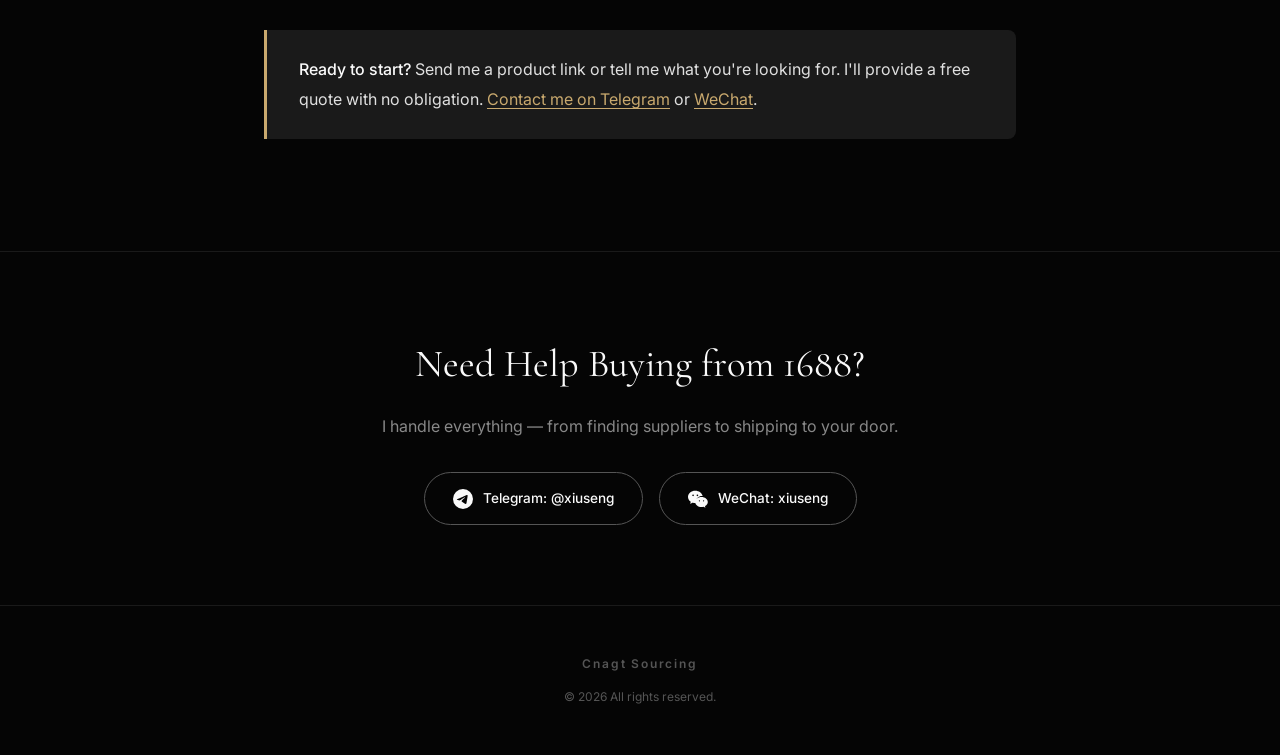
<file: blog/buy-from-1688/index.html>
<!DOCTYPE html><html lang="en" data-astro-cid-y6e2ycz2> <head><meta charset="UTF-8"><meta name="viewport" content="width=device-width, initial-scale=1.0"><meta name="theme-color" content="#050505"><title>How to Buy from 1688.com: Complete Guide 2026 | Cnagt Sourcing</title><meta name="description" content="Learn how to buy from 1688.com as a foreign buyer. Complete guide covering payment methods, shipping options, and how to use a purchasing agent."><meta name="keywords" content="buy from 1688, 1688.com guide, 1688 purchasing agent, 1688 foreign buyer, 1688 wholesale china, how to order from 1688, 1688 shipping worldwide"><meta name="author" content="Cnagt Sourcing"><meta name="robots" content="index, follow, max-image-preview:large, max-snippet:-1, max-video-preview:-1"><link rel="canonical" href="https://cnagt.com/blog/buy-from-1688/"><!-- Favicon --><link rel="icon" type="image/svg+xml" href="../favicon.svg"><!-- Open Graph --><meta property="og:type" content="article"><meta property="og:title" content="How to Buy from 1688.com: Complete Guide 2026"><meta property="og:description" content="Learn how to buy from 1688.com as a foreign buyer. Complete guide covering payment methods, shipping options, and how to use a purchasing agent."><meta property="og:locale" content="en_US"><meta property="og:url" content="https://cnagt.com/blog/buy-from-1688/"><meta property="og:image" content="https://cnagt.com/og-image.jpg"><meta property="og:image:width" content="1200"><meta property="og:image:height" content="630"><meta property="og:image:alt" content="How to Buy from 1688.com Guide"><meta property="og:site_name" content="Cnagt Sourcing"><meta property="article:published_time" content="2026-04-21T00:00:00Z"><meta property="article:section" content="Buying Guide"><!-- Twitter --><meta name="twitter:card" content="summary_large_image"><meta name="twitter:title" content="How to Buy from 1688.com: Complete Guide 2026"><meta name="twitter:description" content="Learn how to buy from 1688.com as a foreign buyer. Complete guide covering payment methods, shipping options, and how to use a purchasing agent."><meta name="twitter:image" content="https://cnagt.com/og-image.jpg"><!-- Hreflang for international targeting --><link rel="alternate" hreflang="en" href="https://cnagt.com/blog/buy-from-1688/"><link rel="alternate" hreflang="x-default" href="https://cnagt.com/blog/buy-from-1688/"><!-- Preconnect for performance --><link rel="preconnect" href="https://fonts.googleapis.com"><link rel="preconnect" href="https://fonts.gstatic.com" crossorigin><link rel="dns-prefetch" href="https://www.googletagmanager.com"><link rel="preload" href="https://fonts.googleapis.com/css2?family=Inter:wght@200;300;400;500;600;700&family=Cormorant+Garamond:ital,wght@0,300;0,400;0,500;0,600;0,700;1,300;1,400;1,500&display=swap" as="style"><link href="https://fonts.googleapis.com/css2?family=Inter:wght@200;300;400;500;600;700&family=Cormorant+Garamond:ital,wght@0,300;0,400;0,500;0,600;0,700;1,300;1,400;1,500&display=swap" rel="stylesheet"><!-- JSON-LD: Article --><script type="application/ld+json">{"@context":"https://schema.org","@type":"Article","headline":"How to Buy from 1688.com: Complete Guide 2026","description":"Learn how to buy from 1688.com as a foreign buyer. Complete guide covering payment methods, shipping options, and how to use a purchasing agent.","datePublished":"2026-04-21","dateModified":"2026-04-21","author":{"@type":"Organization","name":"Cnagt Sourcing","url":"https://cnagt.com"},"publisher":{"@type":"Organization","name":"Cnagt Sourcing","logo":{"@type":"ImageObject","url":"https://cnagt.com/favicon.svg"}},"image":"https://cnagt.com/og-image.jpg","url":"https://cnagt.com/blog/buy-from-1688/","mainEntityOfPage":{"@type":"WebPage","@id":"https://cnagt.com/blog/buy-from-1688/"}}</script><!-- JSON-LD: BreadcrumbList --><script type="application/ld+json">{"@context":"https://schema.org","@type":"BreadcrumbList","itemListElement":[{"@type":"ListItem","position":1,"name":"Home","item":"https://cnagt.com"},{"@type":"ListItem","position":2,"name":"Blog","item":"https://cnagt.com/blog/"},{"@type":"ListItem","position":3,"name":"How to Buy from 1688.com: Complete Guide 2026","item":"https://cnagt.com/blog/buy-from-1688/"}]}</script><!-- Google Analytics 4 --><script async src="https://www.googletagmanager.com/gtag/js?id=G-13KP92K35J"></script><script>
    window.dataLayer = window.dataLayer || [];
    function gtag(){dataLayer.push(arguments);}
    gtag('js', new Date());
    gtag('config', 'G-13KP92K35J');
  </script><link rel="stylesheet" href="../../assets/faq.css"></head> <body data-astro-cid-y6e2ycz2> <!-- Nav --> <nav data-astro-cid-y6e2ycz2> <div class="container" data-astro-cid-y6e2ycz2> <div class="nav-inner" data-astro-cid-y6e2ycz2> <a href="../" class="nav-logo" data-astro-cid-y6e2ycz2>Cnagt Sourcing</a> <ul class="nav-links" data-astro-cid-y6e2ycz2> <li data-astro-cid-y6e2ycz2><a href="../" data-astro-cid-y6e2ycz2>Home</a></li> <li data-astro-cid-y6e2ycz2><a href="../pricing/" data-astro-cid-y6e2ycz2>Pricing</a></li> <li data-astro-cid-y6e2ycz2><a href="../faq/" data-astro-cid-y6e2ycz2>FAQ</a></li> <li data-astro-cid-y6e2ycz2><a href="../blog/" class="active" data-astro-cid-y6e2ycz2>Blog</a></li> </ul> </div> </div> </nav> <!-- Article Hero --> <section class="article-hero" data-astro-cid-y6e2ycz2> <div class="container" data-astro-cid-y6e2ycz2> <div class="article-meta" data-astro-cid-y6e2ycz2> <span class="article-category" data-astro-cid-y6e2ycz2>Buying Guide</span> <span class="article-date" data-astro-cid-y6e2ycz2>April 21, 2026</span> <span class="article-read-time" data-astro-cid-y6e2ycz2>8 min read</span> </div> <h1 data-astro-cid-y6e2ycz2>How to Buy from 1688.com: Complete Guide 2026</h1> <p data-astro-cid-y6e2ycz2>Learn how to buy from 1688.com as a foreign buyer. Complete guide covering payment methods, shipping options, and how to use a purchasing agent.</p> </div> </section> <!-- Article Content --> <article class="article-content" data-astro-cid-y6e2ycz2> <div class="container" data-astro-cid-y6e2ycz2> <h2 data-astro-cid-y6e2ycz2>What is 1688.com?</h2> <p data-astro-cid-y6e2ycz2>1688.com is China's largest wholesale marketplace, owned by Alibaba Group. It connects buyers directly with factories and wholesalers across China, offering products at significantly lower prices than retail platforms like Taobao or international sites like AliExpress. The platform hosts over 10 million suppliers and 100 million products across every category imaginable.</p> <p data-astro-cid-y6e2ycz2>For foreign buyers, 1688.com represents an incredible opportunity to source products at factory-direct prices. However, the platform is entirely in Chinese, requires a Chinese bank account or Alipay for payment, and most sellers don't ship internationally. This is where a <a href="../" data-astro-cid-y6e2ycz2>purchasing agent</a> becomes essential.</p> <div class="highlight-box" data-astro-cid-y6e2ycz2> <p data-astro-cid-y6e2ycz2><strong data-astro-cid-y6e2ycz2>Key Advantage:</strong> Products on 1688.com are typically 30-70% cheaper than the same items on AliExpress or Amazon. For bulk orders, the savings can be even more substantial.</p> </div> <h2 data-astro-cid-y6e2ycz2>Why Buy from 1688.com?</h2> <p data-astro-cid-y6e2ycz2>There are several compelling reasons to source from 1688.com rather than international platforms:</p> <ul data-astro-cid-y6e2ycz2> <li data-astro-cid-y6e2ycz2><strong data-astro-cid-y6e2ycz2>Factory-Direct Prices:</strong> Most sellers on 1688 are manufacturers or authorized distributors, cutting out middlemen and offering wholesale pricing.</li> <li data-astro-cid-y6e2ycz2><strong data-astro-cid-y6e2ycz2>Massive Product Selection:</strong> From electronics and clothing to industrial equipment and home goods, 1688 has virtually everything made in China.</li> <li data-astro-cid-y6e2ycz2><strong data-astro-cid-y6e2ycz2>Custom Manufacturing:</strong> Many 1688 suppliers offer OEM/ODM services, allowing you to customize products with your branding.</li> <li data-astro-cid-y6e2ycz2><strong data-astro-cid-y6e2ycz2>Low Minimum Order Quantities:</strong> Unlike traditional wholesale, many 1688 sellers accept orders as small as 1-2 pieces.</li> <li data-astro-cid-y6e2ycz2><strong data-astro-cid-y6e2ycz2>Quality Verification:</strong> Suppliers with "Power Merchant" or "Super Factory" badges have been verified by Alibaba.</li> </ul> <h2 data-astro-cid-y6e2ycz2>How to Navigate 1688.com as a Foreign Buyer</h2> <p data-astro-cid-y6e2ycz2>Since 1688.com is entirely in Chinese, here's how to navigate the platform effectively:</p> <h3 data-astro-cid-y6e2ycz2>1. Use Browser Translation</h3> <p data-astro-cid-y6e2ycz2>The easiest way to browse 1688 is using Google Chrome's built-in translation feature. Right-click anywhere on the page and select "Translate to English." While not perfect, it gives you a good understanding of product listings, prices, and seller information.</p> <h3 data-astro-cid-y6e2ycz2>2. Search by Image</h3> <p data-astro-cid-y6e2ycz2>1688.com has a powerful image search feature. If you've seen a product on Amazon or another site, save the image and upload it to 1688's search bar. You'll often find the exact same product at a fraction of the price.</p> <h3 data-astro-cid-y6e2ycz2>3. Understand the Pricing</h3> <p data-astro-cid-y6e2ycz2>1688 prices are shown in Chinese Yuan (CNY). Most products have tiered pricing — the more you buy, the lower the unit price. Always check the MOQ (Minimum Order Quantity) before placing an order.</p> <h3 data-astro-cid-y6e2ycz2>4. Check Seller Credentials</h3> <p data-astro-cid-y6e2ycz2>Look for these indicators of reliable sellers:</p> <ul data-astro-cid-y6e2ycz2> <li data-astro-cid-y6e2ycz2><strong data-astro-cid-y6e2ycz2>牛头 (Bull Head):</strong> Indicates a "Power Merchant" — verified and trusted seller.</li> <li data-astro-cid-y6e2ycz2><strong data-astro-cid-y6e2ycz2>Super Factory:</strong> Verified manufacturing facility.</li> <li data-astro-cid-y6e2ycz2><strong data-astro-cid-y6e2ycz2>Years in Business:</strong> Sellers with 3+ years on the platform are generally more reliable.</li> <li data-astro-cid-y6e2ycz2><strong data-astro-cid-y6e2ycz2>Transaction Volume:</strong> Higher sales numbers indicate popularity and trust.</li> </ul> <h2 data-astro-cid-y6e2ycz2>Payment Methods on 1688.com</h2> <p data-astro-cid-y6e2ycz2>Payment is the biggest challenge for foreign buyers on 1688.com. The platform primarily accepts:</p> <ol data-astro-cid-y6e2ycz2> <li data-astro-cid-y6e2ycz2><strong data-astro-cid-y6e2ycz2>Alipay:</strong> The most common payment method. Requires a Chinese bank account or international credit card (with limitations).</li> <li data-astro-cid-y6e2ycz2><strong data-astro-cid-y6e2ycz2>Bank Transfer:</strong> Direct transfer to the seller's Chinese bank account.</li> <li data-astro-cid-y6e2ycz2><strong data-astro-cid-y6e2ycz2>WeChat Pay:</strong> Some sellers accept WeChat Pay, but still requires Chinese payment setup.</li> </ol> <div class="highlight-box" data-astro-cid-y6e2ycz2> <p data-astro-cid-y6e2ycz2><strong data-astro-cid-y6e2ycz2>Need Help Paying?</strong> I can pay on your behalf using my Chinese Alipay and bank accounts. Simply send me the product links, and I'll handle the entire payment process. <a href="../" data-astro-cid-y6e2ycz2>Contact me</a> for details.</p> </div> <h2 data-astro-cid-y6e2ycz2>Shipping from 1688.com to Your Country</h2> <p data-astro-cid-y6e2ycz2>Most 1688 sellers only ship within China. Here's how to get your products internationally:</p> <h3 data-astro-cid-y6e2ycz2>Option 1: Use a Purchasing Agent (Recommended)</h3> <p data-astro-cid-y6e2ycz2>A purchasing agent in China receives your 1688 orders at their warehouse, inspects the products, consolidates multiple orders into one package, and ships them to your international address. This is the most convenient and reliable method.</p> <h3 data-astro-cid-y6e2ycz2>Option 2: Use a Freight Forwarder</h3> <p data-astro-cid-y6e2ycz2>Freight forwarders provide a Chinese address for sellers to ship to, then forward your packages internationally. However, they typically don't offer quality inspection or purchasing assistance.</p> <h3 data-astro-cid-y6e2ycz2>Shipping Costs and Times</h3> <p data-astro-cid-y6e2ycz2>Shipping costs vary by weight, dimensions, and destination:</p> <ul data-astro-cid-y6e2ycz2> <li data-astro-cid-y6e2ycz2><strong data-astro-cid-y6e2ycz2>Express (DHL/FedEx):</strong> 3-7 days, $25-50/kg</li> <li data-astro-cid-y6e2ycz2><strong data-astro-cid-y6e2ycz2>Air Freight:</strong> 7-15 days, $15-25/kg</li> <li data-astro-cid-y6e2ycz2><strong data-astro-cid-y6e2ycz2>Sea Freight:</strong> 30-45 days, $5-10/kg (best for heavy items)</li> </ul> <h2 data-astro-cid-y6e2ycz2>Common Mistakes to Avoid on 1688.com</h2> <ol data-astro-cid-y6e2ycz2> <li data-astro-cid-y6e2ycz2><strong data-astro-cid-y6e2ycz2>Not Checking Reviews:</strong> Always read buyer reviews and check the seller's transaction history.</li> <li data-astro-cid-y6e2ycz2><strong data-astro-cid-y6e2ycz2>Ignoring MOQ:</strong> Some products require minimum orders of 100+ pieces. Always verify before ordering.</li> <li data-astro-cid-y6e2ycz2><strong data-astro-cid-y6e2ycz2>Assuming Photos Are Accurate:</strong> Product photos can be misleading. Request actual photos from the seller before purchasing.</li> <li data-astro-cid-y6e2ycz2><strong data-astro-cid-y6e2ycz2>Not Accounting for Shipping:</strong> Factor in shipping costs when comparing prices. A cheap product with expensive shipping may not be a good deal.</li> <li data-astro-cid-y6e2ycz2><strong data-astro-cid-y6e2ycz2>Skipping Quality Inspection:</strong> Always have your agent inspect products before international shipping. Returns to China are expensive and complicated.</li> </ol> <h2 data-astro-cid-y6e2ycz2>How I Can Help You Buy from 1688.com</h2> <p data-astro-cid-y6e2ycz2>As your purchasing agent based in China, I handle the entire 1688 buying process for you:</p> <ul data-astro-cid-y6e2ycz2> <li data-astro-cid-y6e2ycz2><strong data-astro-cid-y6e2ycz2>Product Sourcing:</strong> Send me a product link or describe what you need. I'll find the best suppliers on 1688.</li> <li data-astro-cid-y6e2ycz2><strong data-astro-cid-y6e2ycz2>Price Negotiation:</strong> I negotiate with sellers in Chinese to get you the best possible price.</li> <li data-astro-cid-y6e2ycz2><strong data-astro-cid-y6e2ycz2>Payment:</strong> I pay using my Chinese Alipay and bank accounts — no need for you to set up Chinese payment methods.</li> <li data-astro-cid-y6e2ycz2><strong data-astro-cid-y6e2ycz2>Quality Inspection:</strong> When products arrive at my warehouse, I inspect them thoroughly and send you photos and videos.</li> <li data-astro-cid-y6e2ycz2><strong data-astro-cid-y6e2ycz2>Consolidation:</strong> If you order from multiple sellers, I consolidate everything into one package to save on shipping.</li> <li data-astro-cid-y6e2ycz2><strong data-astro-cid-y6e2ycz2>International Shipping:</strong> I pack and ship directly to your door anywhere in the world.</li> </ul> <div class="highlight-box" data-astro-cid-y6e2ycz2> <p data-astro-cid-y6e2ycz2><strong data-astro-cid-y6e2ycz2>Ready to start?</strong> Send me a product link or tell me what you're looking for. I'll provide a free quote with no obligation. <a href="https://t.me/xiuseng" data-astro-cid-y6e2ycz2>Contact me on Telegram</a> or <a href="../" data-astro-cid-y6e2ycz2>WeChat</a>.</p> </div> </div> </article> <!-- CTA --> <section class="article-cta" data-astro-cid-y6e2ycz2> <div class="container" data-astro-cid-y6e2ycz2> <h2 data-astro-cid-y6e2ycz2>Need Help Buying from 1688?</h2> <p data-astro-cid-y6e2ycz2>I handle everything — from finding suppliers to shipping to your door.</p> <div style="display: flex; gap: 16px; justify-content: center; flex-wrap: wrap;" data-astro-cid-y6e2ycz2> <a href="https://t.me/xiuseng" class="contact-btn telegram" rel="noopener noreferrer" data-astro-cid-y6e2ycz2> <svg class="icon" aria-hidden="true" viewBox="0 0 24 24" width="20" height="20" fill="currentColor" data-astro-cid-y6e2ycz2><path d="M11.944 0A12 12 0 0 0 0 12a12 12 0 0 0 12 12 12 12 0 0 0 12-12A12 12 0 0 0 12 0a12 12 0 0 0-.056 0zm4.962 7.224c.1-.002.321.023.465.14a.506.506 0 0 1 .171.325c.016.093.036.306.02.472-.18 1.898-.962 6.502-1.36 8.627-.168.9-.499 1.201-.82 1.23-.696.065-1.225-.46-1.9-.902-1.056-.693-1.653-1.124-2.678-1.8-1.185-.78-.417-1.21.258-1.91.177-.184 3.247-2.977 3.307-3.23.007-.032.014-.15-.056-.216s-.174-.041-.249-.024c-.106.024-1.793 1.14-5.061 3.345-.479.33-.913.49-1.302.48-.428-.008-1.252-.241-1.865-.44-.752-.245-1.349-.374-1.297-.789.027-.216.325-.437.893-.663 3.498-1.524 5.83-2.529 6.998-3.014 3.332-1.386 4.025-1.627 4.476-1.635z" data-astro-cid-y6e2ycz2></path></svg> <span data-astro-cid-y6e2ycz2>Telegram: @xiuseng</span> </a> <a href="javascript:void(0)" class="contact-btn wechat" onclick="copyWeChat(event)" data-astro-cid-y6e2ycz2> <svg class="icon" aria-hidden="true" viewBox="0 0 24 24" width="20" height="20" fill="currentColor" data-astro-cid-y6e2ycz2><path d="M8.691 2.188C3.891 2.188 0 5.476 0 9.53c0 2.212 1.17 4.203 3.002 5.55a.59.59 0 0 1 .213.665l-.39 1.48c-.019.07-.048.141-.048.213 0 .163.13.295.29.295a.326.326 0 0 0 .167-.054l1.903-1.114a.864.864 0 0 1 .717-.098 10.16 10.16 0 0 0 2.837.403c.276 0 .543-.027.811-.05a6.42 6.42 0 0 1-.248-1.753c0-3.694 3.387-6.69 7.57-6.69.259 0 .51.022.763.042C16.833 4.904 13.146 2.188 8.691 2.188zm-2.6 4.408c.58 0 1.05.47 1.05 1.05s-.47 1.05-1.05 1.05-1.05-.47-1.05-1.05.47-1.05 1.05-1.05zm5.2 0c.58 0 1.05.47 1.05 1.05s-.47 1.05-1.05 1.05-1.05-.47-1.05-1.05.47-1.05 1.05-1.05zM23.76 15.7c0-3.338-3.39-6.046-7.57-6.046-4.18 0-7.57 2.708-7.57 6.046 0 3.338 3.39 6.046 7.57 6.046a9.35 9.35 0 0 0 2.336-.297.636.636 0 0 1 .526.073l1.4.82a.236.236 0 0 0 .122.04c.118 0 .213-.098.213-.216a.56.56 0 0 0-.035-.156l-.287-1.087a.434.434 0 0 1 .157-.49C22.636 19.57 23.76 17.79 23.76 15.7zm-10.036-.78c-.426 0-.772-.346-.772-.772s.346-.772.772-.772.772.346.772.772-.346.772-.772.772zm4.964 0c-.426 0-.772-.346-.772-.772s.346-.772.772-.772.772.346.772.772-.346.772-.772.772z" data-astro-cid-y6e2ycz2></path></svg> <span data-astro-cid-y6e2ycz2>WeChat: xiuseng</span> </a> </div> </div> </section> <!-- Footer --> <footer data-astro-cid-y6e2ycz2> <div class="container" data-astro-cid-y6e2ycz2> <div class="footer-content" data-astro-cid-y6e2ycz2> <div class="footer-brand" data-astro-cid-y6e2ycz2>Cnagt Sourcing</div> <p data-astro-cid-y6e2ycz2>&copy; 2026 All rights reserved.</p> </div> </div> </footer>  </body> </html>
</file>
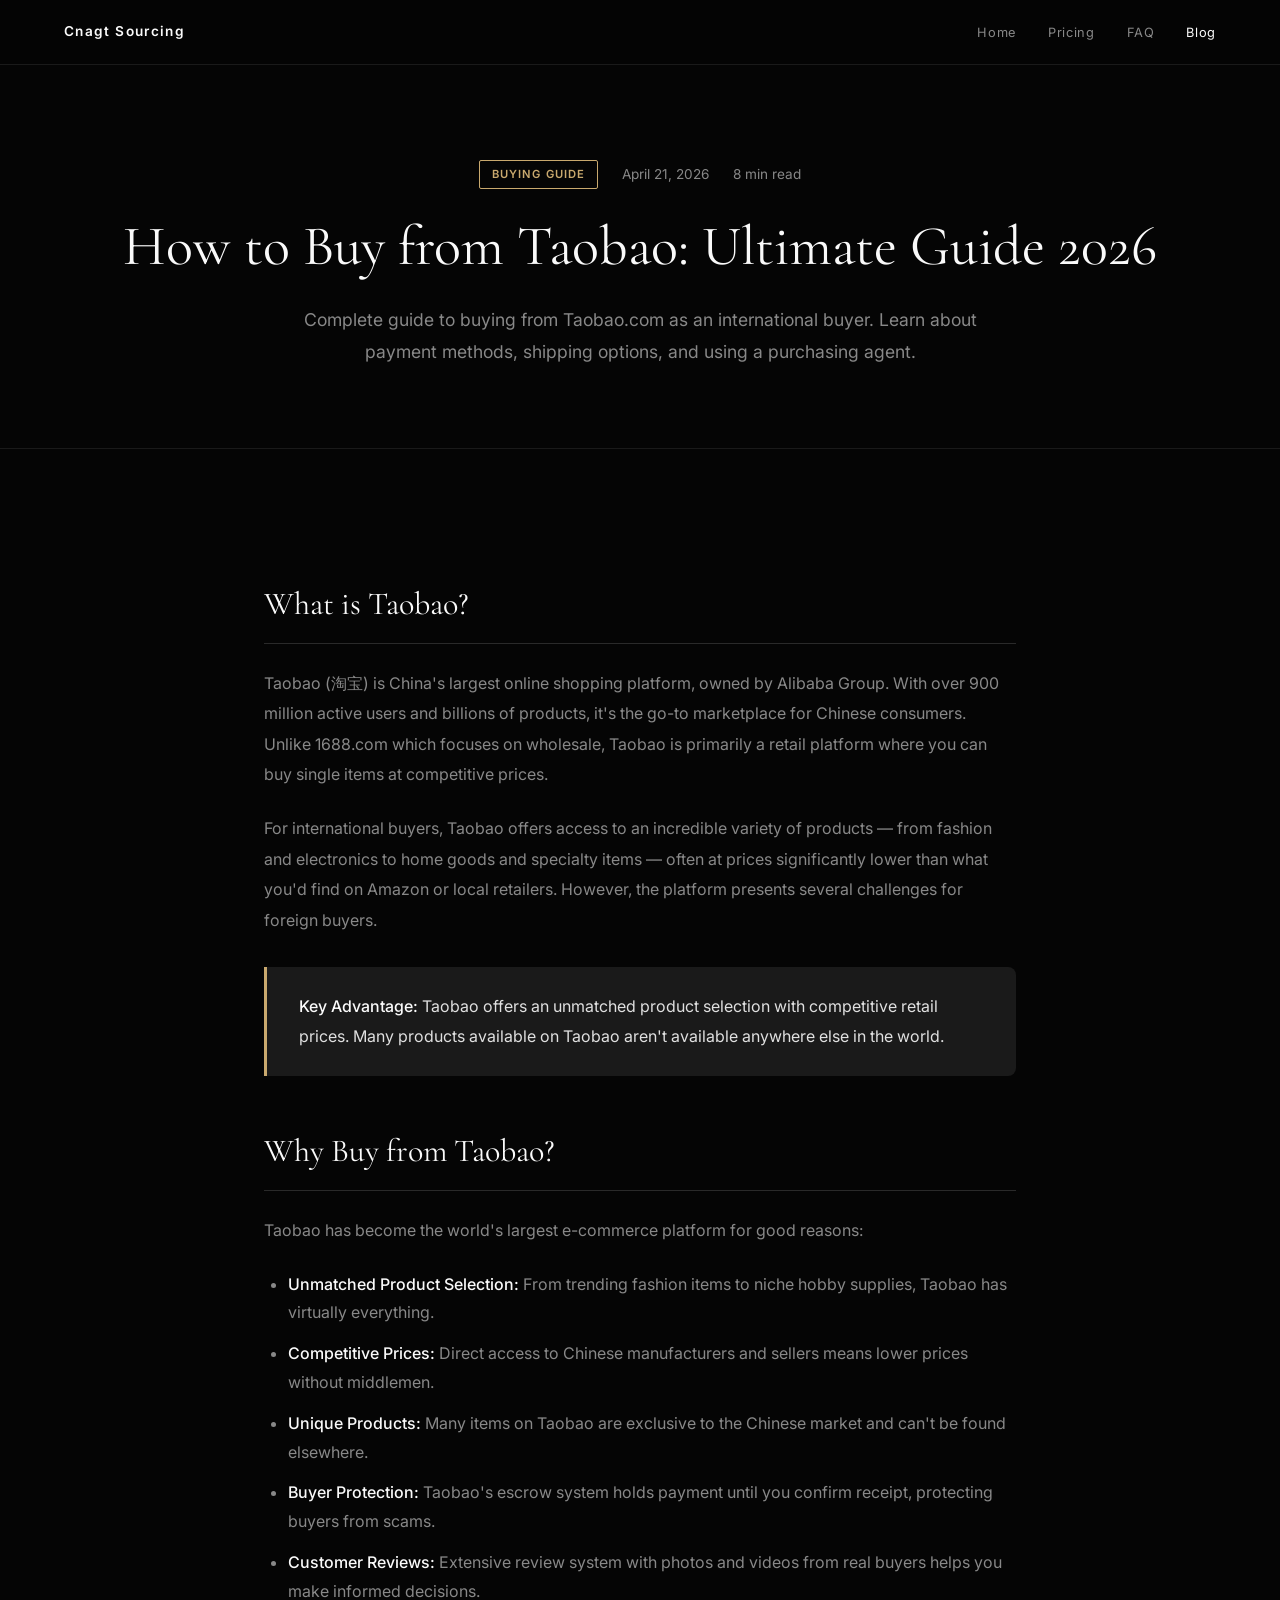
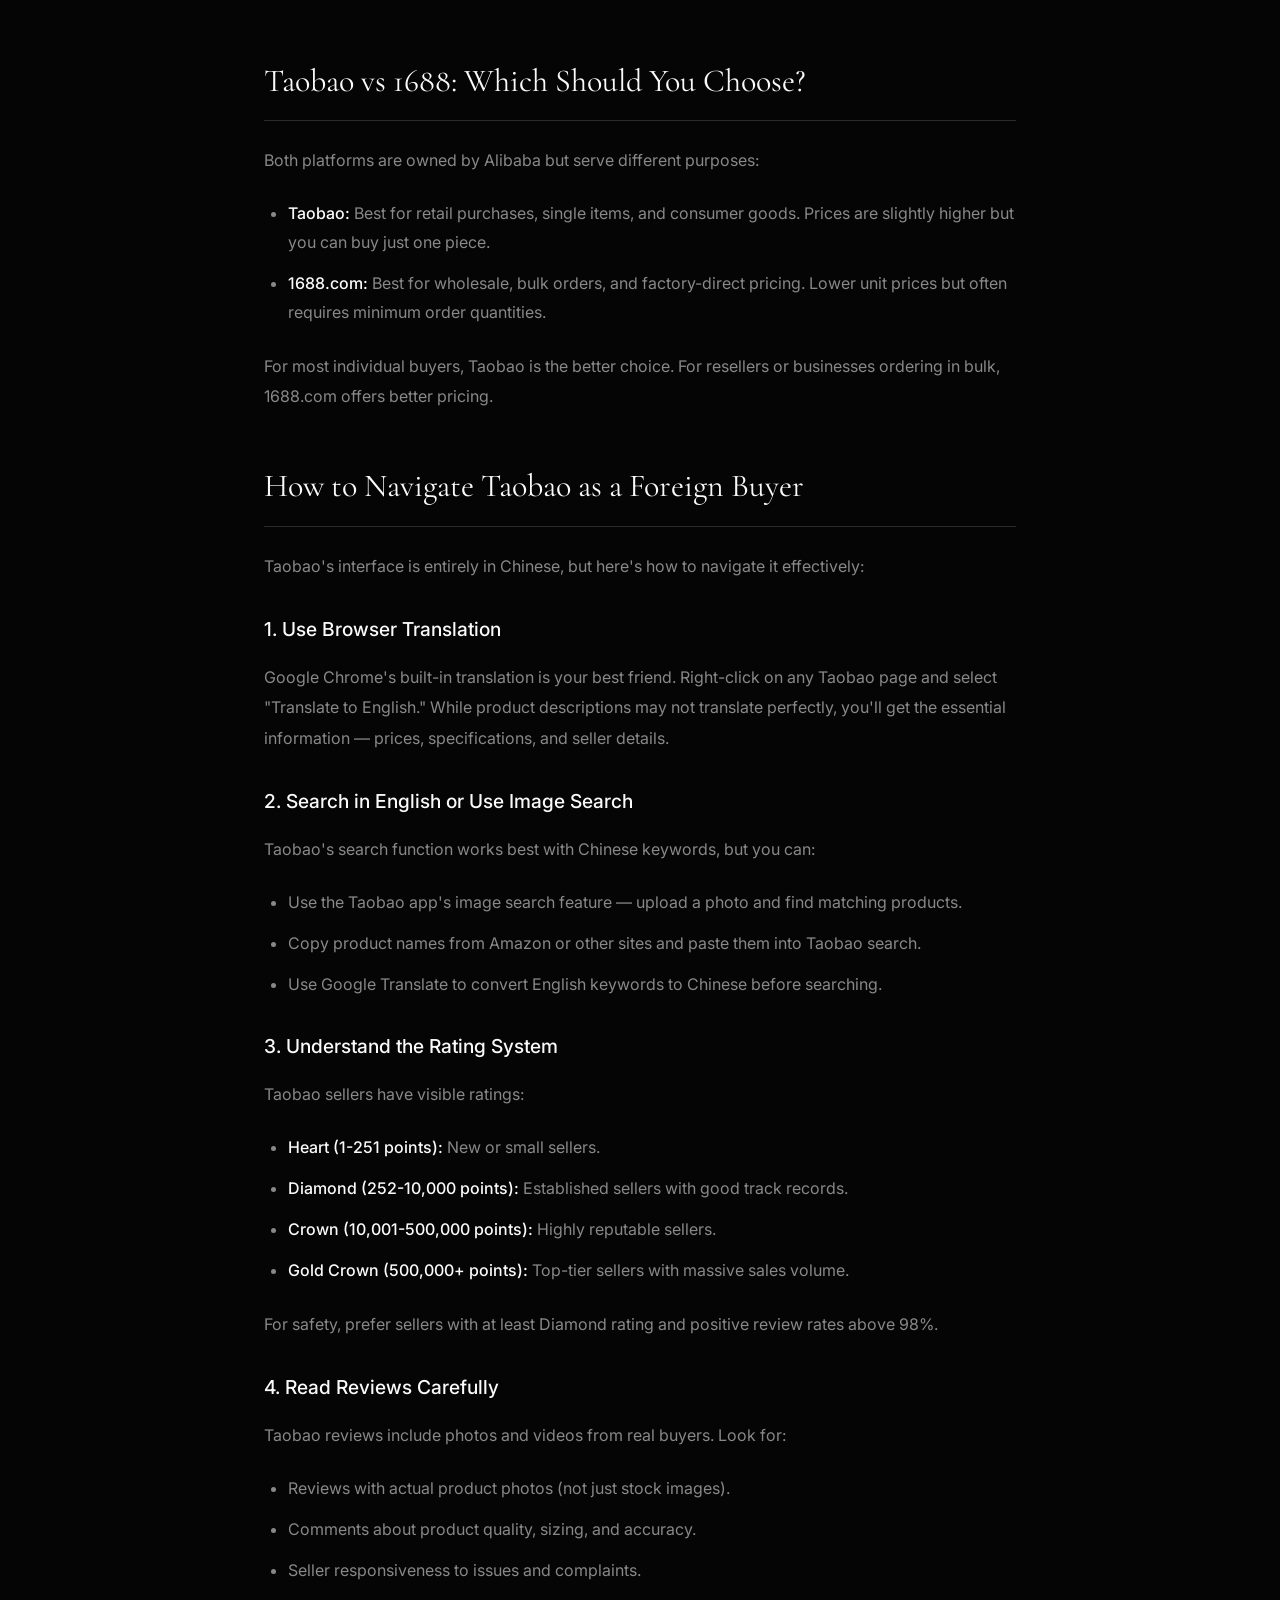
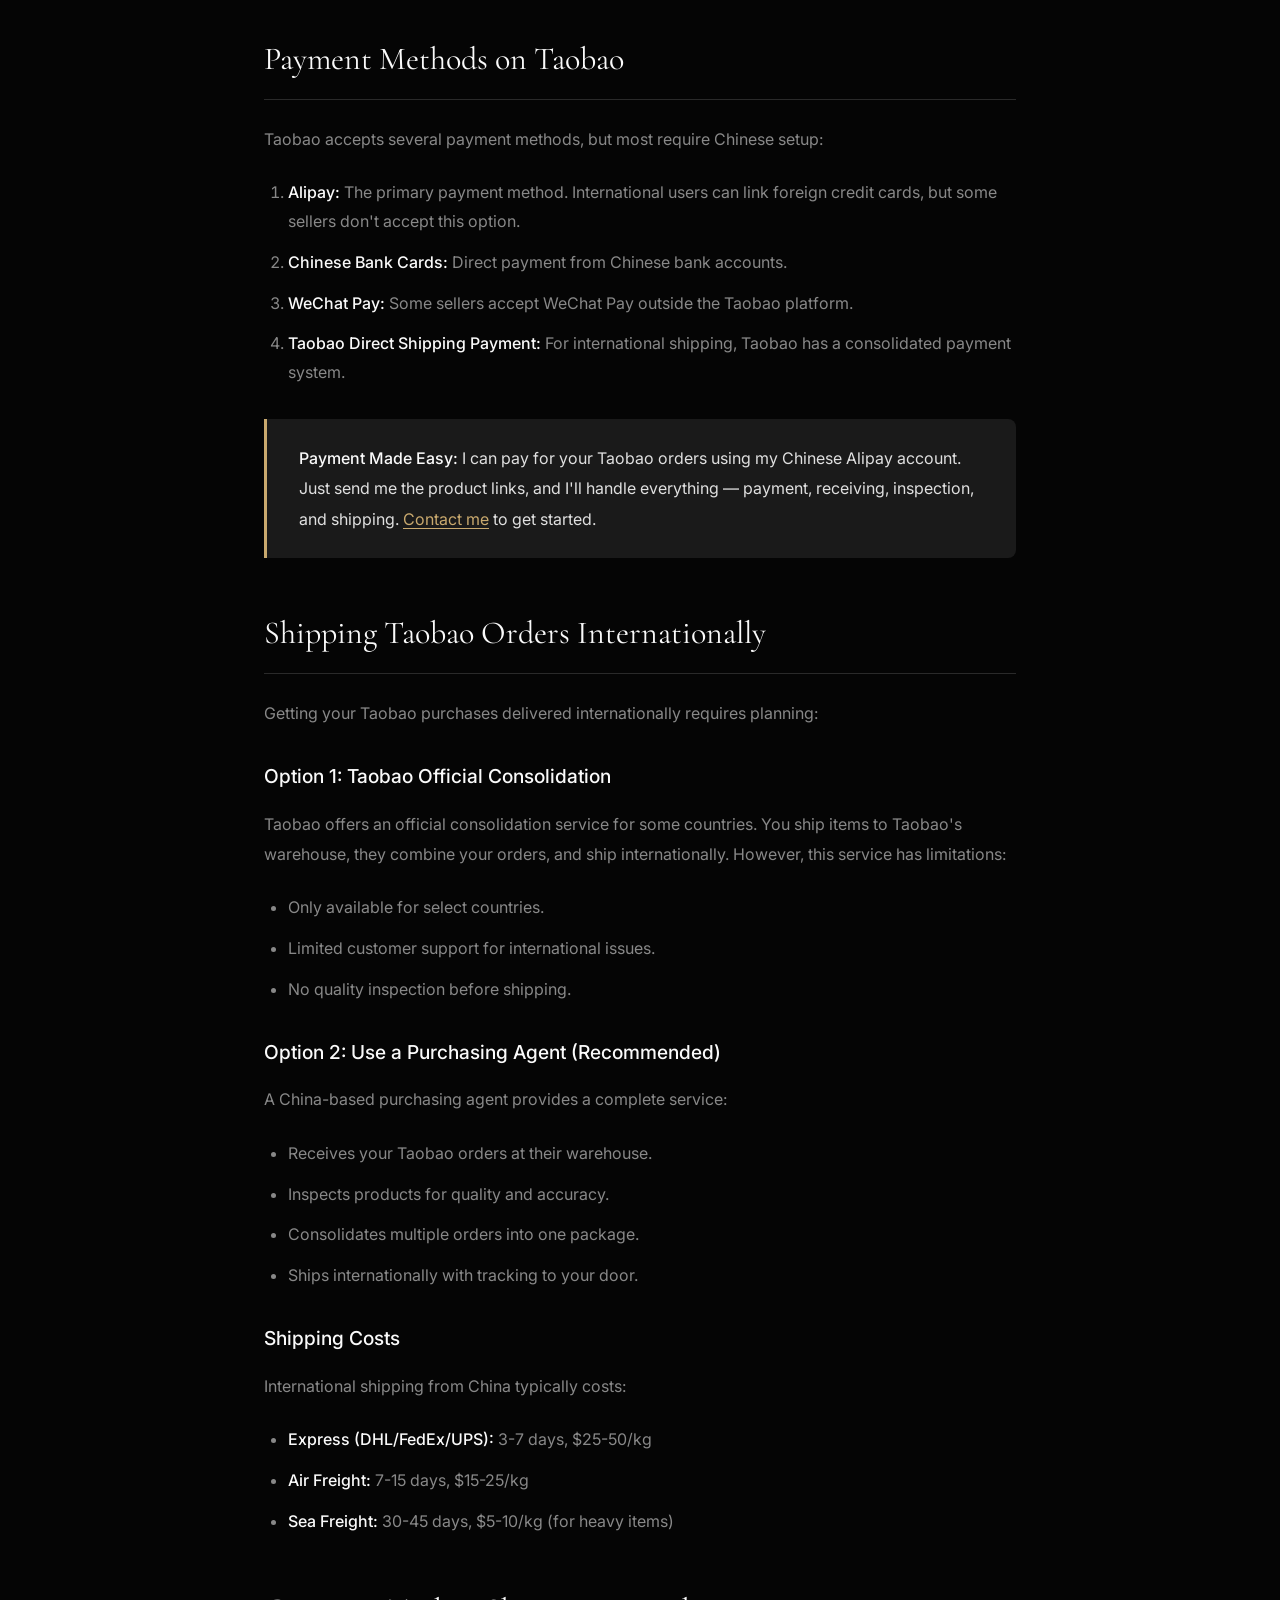
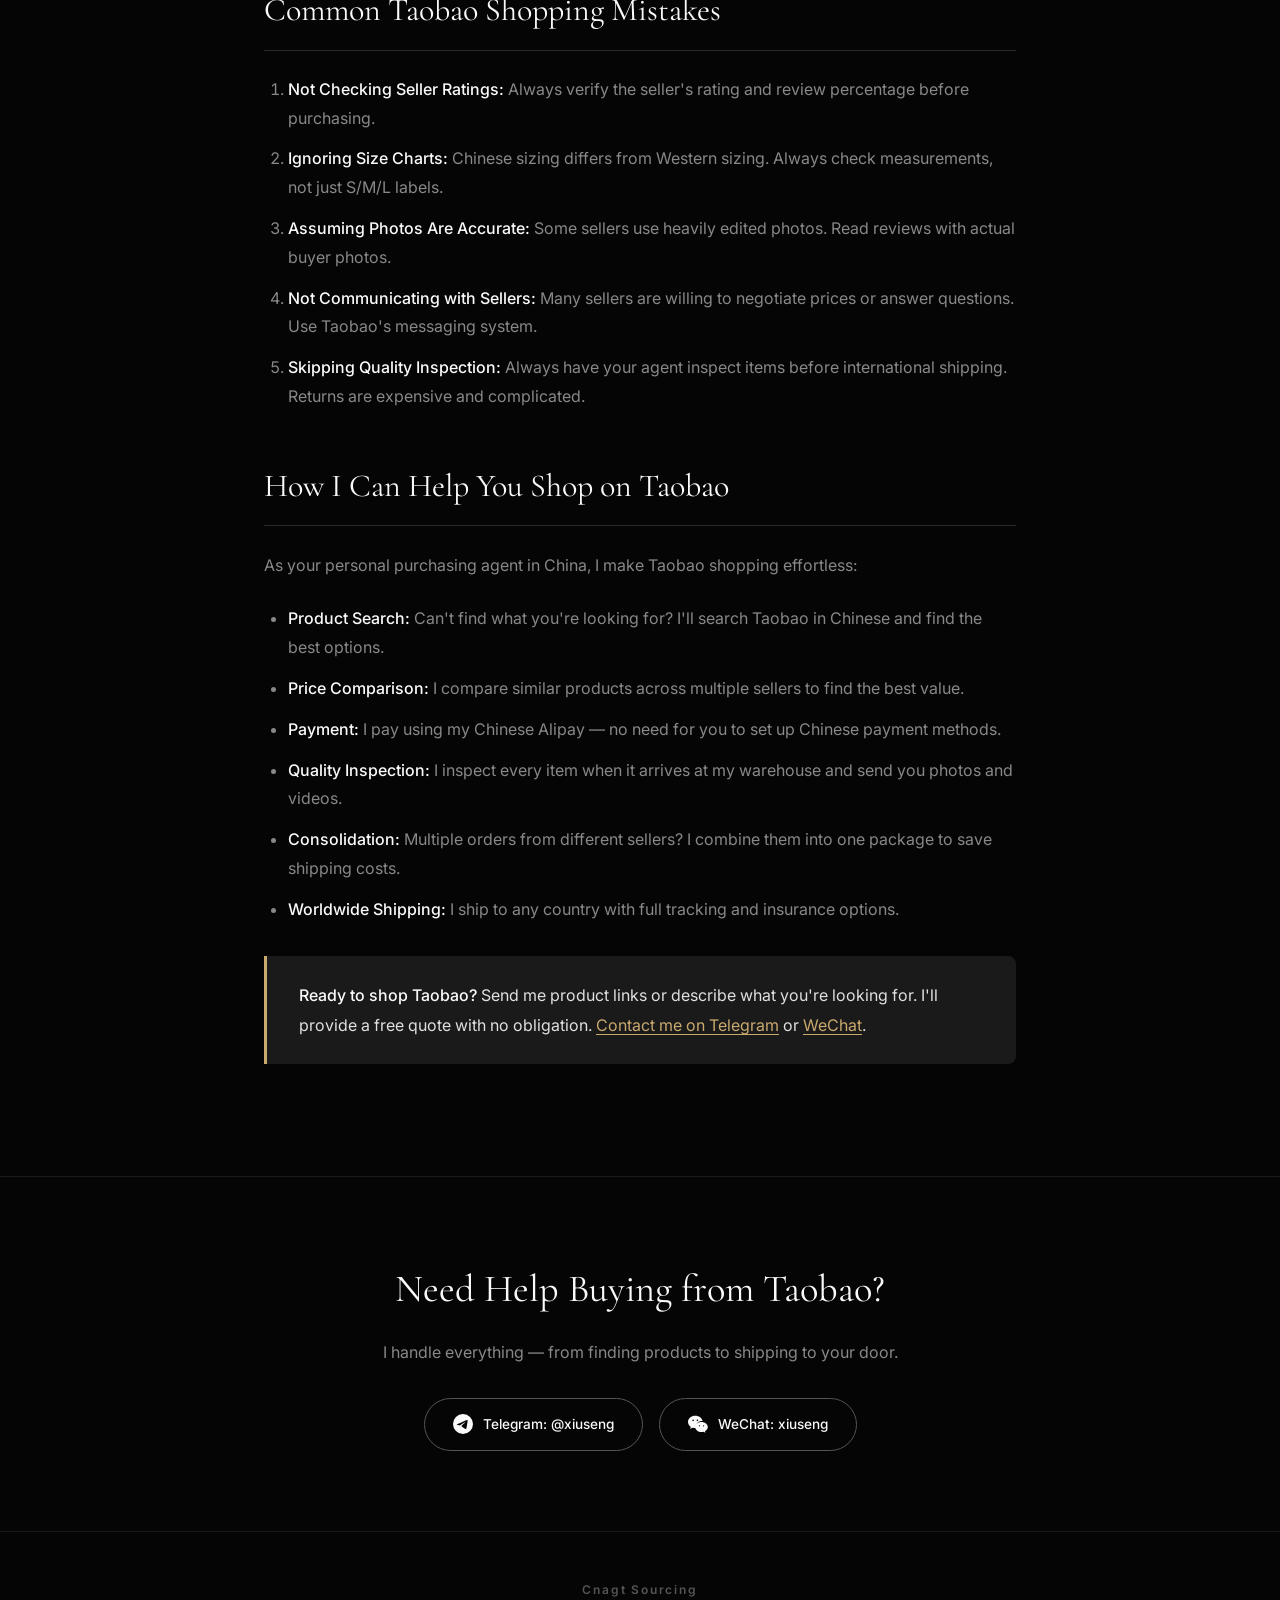
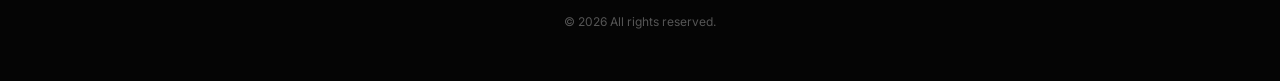
<file: blog/buy-from-taobao/index.html>
<!DOCTYPE html><html lang="en" data-astro-cid-ivmyqeex> <head><meta charset="UTF-8"><meta name="viewport" content="width=device-width, initial-scale=1.0"><meta name="theme-color" content="#050505"><title>How to Buy from Taobao: Ultimate Guide 2026 | Cnagt Sourcing</title><meta name="description" content="Complete guide to buying from Taobao.com as an international buyer. Learn about payment methods, shipping options, and using a purchasing agent."><meta name="keywords" content="buy from taobao, taobao guide, taobao purchasing agent, taobao international buyer, taobao shopping china, how to order from taobao, taobao shipping worldwide"><meta name="author" content="Cnagt Sourcing"><meta name="robots" content="index, follow, max-image-preview:large, max-snippet:-1, max-video-preview:-1"><link rel="canonical" href="https://cnagt.com/blog/buy-from-taobao/"><!-- Favicon --><link rel="icon" type="image/svg+xml" href="../favicon.svg"><!-- Open Graph --><meta property="og:type" content="article"><meta property="og:title" content="How to Buy from Taobao: Ultimate Guide 2026"><meta property="og:description" content="Complete guide to buying from Taobao.com as an international buyer. Learn about payment methods, shipping options, and using a purchasing agent."><meta property="og:locale" content="en_US"><meta property="og:url" content="https://cnagt.com/blog/buy-from-taobao/"><meta property="og:image" content="https://cnagt.com/og-image.jpg"><meta property="og:image:width" content="1200"><meta property="og:image:height" content="630"><meta property="og:image:alt" content="How to Buy from Taobao Guide"><meta property="og:site_name" content="Cnagt Sourcing"><meta property="article:published_time" content="2026-04-21T00:00:00Z"><meta property="article:section" content="Buying Guide"><!-- Twitter --><meta name="twitter:card" content="summary_large_image"><meta name="twitter:title" content="How to Buy from Taobao: Ultimate Guide 2026"><meta name="twitter:description" content="Complete guide to buying from Taobao.com as an international buyer. Learn about payment methods, shipping options, and using a purchasing agent."><meta name="twitter:image" content="https://cnagt.com/og-image.jpg"><!-- Hreflang for international targeting --><link rel="alternate" hreflang="en" href="https://cnagt.com/blog/buy-from-taobao/"><link rel="alternate" hreflang="x-default" href="https://cnagt.com/blog/buy-from-taobao/"><!-- Preconnect for performance --><link rel="preconnect" href="https://fonts.googleapis.com"><link rel="preconnect" href="https://fonts.gstatic.com" crossorigin><link rel="dns-prefetch" href="https://www.googletagmanager.com"><link rel="preload" href="https://fonts.googleapis.com/css2?family=Inter:wght@200;300;400;500;600;700&family=Cormorant+Garamond:ital,wght@0,300;0,400;0,500;0,600;0,700;1,300;1,400;1,500&display=swap" as="style"><link href="https://fonts.googleapis.com/css2?family=Inter:wght@200;300;400;500;600;700&family=Cormorant+Garamond:ital,wght@0,300;0,400;0,500;0,600;0,700;1,300;1,400;1,500&display=swap" rel="stylesheet"><!-- JSON-LD: Article --><script type="application/ld+json">{"@context":"https://schema.org","@type":"Article","headline":"How to Buy from Taobao: Ultimate Guide 2026","description":"Complete guide to buying from Taobao.com as an international buyer. Learn about payment methods, shipping options, and using a purchasing agent.","datePublished":"2026-04-21","dateModified":"2026-04-21","author":{"@type":"Organization","name":"Cnagt Sourcing","url":"https://cnagt.com"},"publisher":{"@type":"Organization","name":"Cnagt Sourcing","logo":{"@type":"ImageObject","url":"https://cnagt.com/favicon.svg"}},"image":"https://cnagt.com/og-image.jpg","url":"https://cnagt.com/blog/buy-from-taobao/","mainEntityOfPage":{"@type":"WebPage","@id":"https://cnagt.com/blog/buy-from-taobao/"}}</script><!-- JSON-LD: BreadcrumbList --><script type="application/ld+json">{"@context":"https://schema.org","@type":"BreadcrumbList","itemListElement":[{"@type":"ListItem","position":1,"name":"Home","item":"https://cnagt.com"},{"@type":"ListItem","position":2,"name":"Blog","item":"https://cnagt.com/blog/"},{"@type":"ListItem","position":3,"name":"How to Buy from Taobao: Ultimate Guide 2026","item":"https://cnagt.com/blog/buy-from-taobao/"}]}</script><!-- Google Analytics 4 --><script async src="https://www.googletagmanager.com/gtag/js?id=G-13KP92K35J"></script><script>
    window.dataLayer = window.dataLayer || [];
    function gtag(){dataLayer.push(arguments);}
    gtag('js', new Date());
    gtag('config', 'G-13KP92K35J');
  </script><link rel="stylesheet" href="../../assets/common.css"></head> <body data-astro-cid-ivmyqeex> <!-- Nav --> <nav data-astro-cid-ivmyqeex> <div class="container" data-astro-cid-ivmyqeex> <div class="nav-inner" data-astro-cid-ivmyqeex> <a href="../" class="nav-logo" data-astro-cid-ivmyqeex>Cnagt Sourcing</a> <ul class="nav-links" data-astro-cid-ivmyqeex> <li data-astro-cid-ivmyqeex><a href="../" data-astro-cid-ivmyqeex>Home</a></li> <li data-astro-cid-ivmyqeex><a href="../pricing/" data-astro-cid-ivmyqeex>Pricing</a></li> <li data-astro-cid-ivmyqeex><a href="../faq/" data-astro-cid-ivmyqeex>FAQ</a></li> <li data-astro-cid-ivmyqeex><a href="../blog/" class="active" data-astro-cid-ivmyqeex>Blog</a></li> </ul> </div> </div> </nav> <!-- Article Hero --> <section class="article-hero" data-astro-cid-ivmyqeex> <div class="container" data-astro-cid-ivmyqeex> <div class="article-meta" data-astro-cid-ivmyqeex> <span class="article-category" data-astro-cid-ivmyqeex>Buying Guide</span> <span class="article-date" data-astro-cid-ivmyqeex>April 21, 2026</span> <span class="article-read-time" data-astro-cid-ivmyqeex>8 min read</span> </div> <h1 data-astro-cid-ivmyqeex>How to Buy from Taobao: Ultimate Guide 2026</h1> <p data-astro-cid-ivmyqeex>Complete guide to buying from Taobao.com as an international buyer. Learn about payment methods, shipping options, and using a purchasing agent.</p> </div> </section> <!-- Article Content --> <article class="article-content" data-astro-cid-ivmyqeex> <div class="container" data-astro-cid-ivmyqeex> <h2 data-astro-cid-ivmyqeex>What is Taobao?</h2> <p data-astro-cid-ivmyqeex>Taobao (淘宝) is China's largest online shopping platform, owned by Alibaba Group. With over 900 million active users and billions of products, it's the go-to marketplace for Chinese consumers. Unlike 1688.com which focuses on wholesale, Taobao is primarily a retail platform where you can buy single items at competitive prices.</p> <p data-astro-cid-ivmyqeex>For international buyers, Taobao offers access to an incredible variety of products — from fashion and electronics to home goods and specialty items — often at prices significantly lower than what you'd find on Amazon or local retailers. However, the platform presents several challenges for foreign buyers.</p> <div class="highlight-box" data-astro-cid-ivmyqeex> <p data-astro-cid-ivmyqeex><strong data-astro-cid-ivmyqeex>Key Advantage:</strong> Taobao offers an unmatched product selection with competitive retail prices. Many products available on Taobao aren't available anywhere else in the world.</p> </div> <h2 data-astro-cid-ivmyqeex>Why Buy from Taobao?</h2> <p data-astro-cid-ivmyqeex>Taobao has become the world's largest e-commerce platform for good reasons:</p> <ul data-astro-cid-ivmyqeex> <li data-astro-cid-ivmyqeex><strong data-astro-cid-ivmyqeex>Unmatched Product Selection:</strong> From trending fashion items to niche hobby supplies, Taobao has virtually everything.</li> <li data-astro-cid-ivmyqeex><strong data-astro-cid-ivmyqeex>Competitive Prices:</strong> Direct access to Chinese manufacturers and sellers means lower prices without middlemen.</li> <li data-astro-cid-ivmyqeex><strong data-astro-cid-ivmyqeex>Unique Products:</strong> Many items on Taobao are exclusive to the Chinese market and can't be found elsewhere.</li> <li data-astro-cid-ivmyqeex><strong data-astro-cid-ivmyqeex>Buyer Protection:</strong> Taobao's escrow system holds payment until you confirm receipt, protecting buyers from scams.</li> <li data-astro-cid-ivmyqeex><strong data-astro-cid-ivmyqeex>Customer Reviews:</strong> Extensive review system with photos and videos from real buyers helps you make informed decisions.</li> </ul> <h2 data-astro-cid-ivmyqeex>Taobao vs 1688: Which Should You Choose?</h2> <p data-astro-cid-ivmyqeex>Both platforms are owned by Alibaba but serve different purposes:</p> <ul data-astro-cid-ivmyqeex> <li data-astro-cid-ivmyqeex><strong data-astro-cid-ivmyqeex>Taobao:</strong> Best for retail purchases, single items, and consumer goods. Prices are slightly higher but you can buy just one piece.</li> <li data-astro-cid-ivmyqeex><strong data-astro-cid-ivmyqeex>1688.com:</strong> Best for wholesale, bulk orders, and factory-direct pricing. Lower unit prices but often requires minimum order quantities.</li> </ul> <p data-astro-cid-ivmyqeex>For most individual buyers, Taobao is the better choice. For resellers or businesses ordering in bulk, 1688.com offers better pricing.</p> <h2 data-astro-cid-ivmyqeex>How to Navigate Taobao as a Foreign Buyer</h2> <p data-astro-cid-ivmyqeex>Taobao's interface is entirely in Chinese, but here's how to navigate it effectively:</p> <h3 data-astro-cid-ivmyqeex>1. Use Browser Translation</h3> <p data-astro-cid-ivmyqeex>Google Chrome's built-in translation is your best friend. Right-click on any Taobao page and select "Translate to English." While product descriptions may not translate perfectly, you'll get the essential information — prices, specifications, and seller details.</p> <h3 data-astro-cid-ivmyqeex>2. Search in English or Use Image Search</h3> <p data-astro-cid-ivmyqeex>Taobao's search function works best with Chinese keywords, but you can:</p> <ul data-astro-cid-ivmyqeex> <li data-astro-cid-ivmyqeex>Use the Taobao app's image search feature — upload a photo and find matching products.</li> <li data-astro-cid-ivmyqeex>Copy product names from Amazon or other sites and paste them into Taobao search.</li> <li data-astro-cid-ivmyqeex>Use Google Translate to convert English keywords to Chinese before searching.</li> </ul> <h3 data-astro-cid-ivmyqeex>3. Understand the Rating System</h3> <p data-astro-cid-ivmyqeex>Taobao sellers have visible ratings:</p> <ul data-astro-cid-ivmyqeex> <li data-astro-cid-ivmyqeex><strong data-astro-cid-ivmyqeex>Heart (1-251 points):</strong> New or small sellers.</li> <li data-astro-cid-ivmyqeex><strong data-astro-cid-ivmyqeex>Diamond (252-10,000 points):</strong> Established sellers with good track records.</li> <li data-astro-cid-ivmyqeex><strong data-astro-cid-ivmyqeex>Crown (10,001-500,000 points):</strong> Highly reputable sellers.</li> <li data-astro-cid-ivmyqeex><strong data-astro-cid-ivmyqeex>Gold Crown (500,000+ points):</strong> Top-tier sellers with massive sales volume.</li> </ul> <p data-astro-cid-ivmyqeex>For safety, prefer sellers with at least Diamond rating and positive review rates above 98%.</p> <h3 data-astro-cid-ivmyqeex>4. Read Reviews Carefully</h3> <p data-astro-cid-ivmyqeex>Taobao reviews include photos and videos from real buyers. Look for:</p> <ul data-astro-cid-ivmyqeex> <li data-astro-cid-ivmyqeex>Reviews with actual product photos (not just stock images).</li> <li data-astro-cid-ivmyqeex>Comments about product quality, sizing, and accuracy.</li> <li data-astro-cid-ivmyqeex>Seller responsiveness to issues and complaints.</li> </ul> <h2 data-astro-cid-ivmyqeex>Payment Methods on Taobao</h2> <p data-astro-cid-ivmyqeex>Taobao accepts several payment methods, but most require Chinese setup:</p> <ol data-astro-cid-ivmyqeex> <li data-astro-cid-ivmyqeex><strong data-astro-cid-ivmyqeex>Alipay:</strong> The primary payment method. International users can link foreign credit cards, but some sellers don't accept this option.</li> <li data-astro-cid-ivmyqeex><strong data-astro-cid-ivmyqeex>Chinese Bank Cards:</strong> Direct payment from Chinese bank accounts.</li> <li data-astro-cid-ivmyqeex><strong data-astro-cid-ivmyqeex>WeChat Pay:</strong> Some sellers accept WeChat Pay outside the Taobao platform.</li> <li data-astro-cid-ivmyqeex><strong data-astro-cid-ivmyqeex>Taobao Direct Shipping Payment:</strong> For international shipping, Taobao has a consolidated payment system.</li> </ol> <div class="highlight-box" data-astro-cid-ivmyqeex> <p data-astro-cid-ivmyqeex><strong data-astro-cid-ivmyqeex>Payment Made Easy:</strong> I can pay for your Taobao orders using my Chinese Alipay account. Just send me the product links, and I'll handle everything — payment, receiving, inspection, and shipping. <a href="../" data-astro-cid-ivmyqeex>Contact me</a> to get started.</p> </div> <h2 data-astro-cid-ivmyqeex>Shipping Taobao Orders Internationally</h2> <p data-astro-cid-ivmyqeex>Getting your Taobao purchases delivered internationally requires planning:</p> <h3 data-astro-cid-ivmyqeex>Option 1: Taobao Official Consolidation</h3> <p data-astro-cid-ivmyqeex>Taobao offers an official consolidation service for some countries. You ship items to Taobao's warehouse, they combine your orders, and ship internationally. However, this service has limitations:</p> <ul data-astro-cid-ivmyqeex> <li data-astro-cid-ivmyqeex>Only available for select countries.</li> <li data-astro-cid-ivmyqeex>Limited customer support for international issues.</li> <li data-astro-cid-ivmyqeex>No quality inspection before shipping.</li> </ul> <h3 data-astro-cid-ivmyqeex>Option 2: Use a Purchasing Agent (Recommended)</h3> <p data-astro-cid-ivmyqeex>A China-based purchasing agent provides a complete service:</p> <ul data-astro-cid-ivmyqeex> <li data-astro-cid-ivmyqeex>Receives your Taobao orders at their warehouse.</li> <li data-astro-cid-ivmyqeex>Inspects products for quality and accuracy.</li> <li data-astro-cid-ivmyqeex>Consolidates multiple orders into one package.</li> <li data-astro-cid-ivmyqeex>Ships internationally with tracking to your door.</li> </ul> <h3 data-astro-cid-ivmyqeex>Shipping Costs</h3> <p data-astro-cid-ivmyqeex>International shipping from China typically costs:</p> <ul data-astro-cid-ivmyqeex> <li data-astro-cid-ivmyqeex><strong data-astro-cid-ivmyqeex>Express (DHL/FedEx/UPS):</strong> 3-7 days, $25-50/kg</li> <li data-astro-cid-ivmyqeex><strong data-astro-cid-ivmyqeex>Air Freight:</strong> 7-15 days, $15-25/kg</li> <li data-astro-cid-ivmyqeex><strong data-astro-cid-ivmyqeex>Sea Freight:</strong> 30-45 days, $5-10/kg (for heavy items)</li> </ul> <h2 data-astro-cid-ivmyqeex>Common Taobao Shopping Mistakes</h2> <ol data-astro-cid-ivmyqeex> <li data-astro-cid-ivmyqeex><strong data-astro-cid-ivmyqeex>Not Checking Seller Ratings:</strong> Always verify the seller's rating and review percentage before purchasing.</li> <li data-astro-cid-ivmyqeex><strong data-astro-cid-ivmyqeex>Ignoring Size Charts:</strong> Chinese sizing differs from Western sizing. Always check measurements, not just S/M/L labels.</li> <li data-astro-cid-ivmyqeex><strong data-astro-cid-ivmyqeex>Assuming Photos Are Accurate:</strong> Some sellers use heavily edited photos. Read reviews with actual buyer photos.</li> <li data-astro-cid-ivmyqeex><strong data-astro-cid-ivmyqeex>Not Communicating with Sellers:</strong> Many sellers are willing to negotiate prices or answer questions. Use Taobao's messaging system.</li> <li data-astro-cid-ivmyqeex><strong data-astro-cid-ivmyqeex>Skipping Quality Inspection:</strong> Always have your agent inspect items before international shipping. Returns are expensive and complicated.</li> </ol> <h2 data-astro-cid-ivmyqeex>How I Can Help You Shop on Taobao</h2> <p data-astro-cid-ivmyqeex>As your personal purchasing agent in China, I make Taobao shopping effortless:</p> <ul data-astro-cid-ivmyqeex> <li data-astro-cid-ivmyqeex><strong data-astro-cid-ivmyqeex>Product Search:</strong> Can't find what you're looking for? I'll search Taobao in Chinese and find the best options.</li> <li data-astro-cid-ivmyqeex><strong data-astro-cid-ivmyqeex>Price Comparison:</strong> I compare similar products across multiple sellers to find the best value.</li> <li data-astro-cid-ivmyqeex><strong data-astro-cid-ivmyqeex>Payment:</strong> I pay using my Chinese Alipay — no need for you to set up Chinese payment methods.</li> <li data-astro-cid-ivmyqeex><strong data-astro-cid-ivmyqeex>Quality Inspection:</strong> I inspect every item when it arrives at my warehouse and send you photos and videos.</li> <li data-astro-cid-ivmyqeex><strong data-astro-cid-ivmyqeex>Consolidation:</strong> Multiple orders from different sellers? I combine them into one package to save shipping costs.</li> <li data-astro-cid-ivmyqeex><strong data-astro-cid-ivmyqeex>Worldwide Shipping:</strong> I ship to any country with full tracking and insurance options.</li> </ul> <div class="highlight-box" data-astro-cid-ivmyqeex> <p data-astro-cid-ivmyqeex><strong data-astro-cid-ivmyqeex>Ready to shop Taobao?</strong> Send me product links or describe what you're looking for. I'll provide a free quote with no obligation. <a href="https://t.me/xiuseng" data-astro-cid-ivmyqeex>Contact me on Telegram</a> or <a href="../" data-astro-cid-ivmyqeex>WeChat</a>.</p> </div> </div> </article> <!-- CTA --> <section class="article-cta" data-astro-cid-ivmyqeex> <div class="container" data-astro-cid-ivmyqeex> <h2 data-astro-cid-ivmyqeex>Need Help Buying from Taobao?</h2> <p data-astro-cid-ivmyqeex>I handle everything — from finding products to shipping to your door.</p> <div style="display: flex; gap: 16px; justify-content: center; flex-wrap: wrap;" data-astro-cid-ivmyqeex> <a href="https://t.me/xiuseng" class="contact-btn telegram" rel="noopener noreferrer" data-astro-cid-ivmyqeex> <svg class="icon" aria-hidden="true" viewBox="0 0 24 24" width="20" height="20" fill="currentColor" data-astro-cid-ivmyqeex><path d="M11.944 0A12 12 0 0 0 0 12a12 12 0 0 0 12 12 12 12 0 0 0 12-12A12 12 0 0 0 12 0a12 12 0 0 0-.056 0zm4.962 7.224c.1-.002.321.023.465.14a.506.506 0 0 1 .171.325c.016.093.036.306.02.472-.18 1.898-.962 6.502-1.36 8.627-.168.9-.499 1.201-.82 1.23-.696.065-1.225-.46-1.9-.902-1.056-.693-1.653-1.124-2.678-1.8-1.185-.78-.417-1.21.258-1.91.177-.184 3.247-2.977 3.307-3.23.007-.032.014-.15-.056-.216s-.174-.041-.249-.024c-.106.024-1.793 1.14-5.061 3.345-.479.33-.913.49-1.302.48-.428-.008-1.252-.241-1.865-.44-.752-.245-1.349-.374-1.297-.789.027-.216.325-.437.893-.663 3.498-1.524 5.83-2.529 6.998-3.014 3.332-1.386 4.025-1.627 4.476-1.635z" data-astro-cid-ivmyqeex></path></svg> <span data-astro-cid-ivmyqeex>Telegram: @xiuseng</span> </a> <a href="javascript:void(0)" class="contact-btn wechat" onclick="copyWeChat(event)" data-astro-cid-ivmyqeex> <svg class="icon" aria-hidden="true" viewBox="0 0 24 24" width="20" height="20" fill="currentColor" data-astro-cid-ivmyqeex><path d="M8.691 2.188C3.891 2.188 0 5.476 0 9.53c0 2.212 1.17 4.203 3.002 5.55a.59.59 0 0 1 .213.665l-.39 1.48c-.019.07-.048.141-.048.213 0 .163.13.295.29.295a.326.326 0 0 0 .167-.054l1.903-1.114a.864.864 0 0 1 .717-.098 10.16 10.16 0 0 0 2.837.403c.276 0 .543-.027.811-.05a6.42 6.42 0 0 1-.248-1.753c0-3.694 3.387-6.69 7.57-6.69.259 0 .51.022.763.042C16.833 4.904 13.146 2.188 8.691 2.188zm-2.6 4.408c.58 0 1.05.47 1.05 1.05s-.47 1.05-1.05 1.05-1.05-.47-1.05-1.05.47-1.05 1.05-1.05zm5.2 0c.58 0 1.05.47 1.05 1.05s-.47 1.05-1.05 1.05-1.05-.47-1.05-1.05.47-1.05 1.05-1.05zM23.76 15.7c0-3.338-3.39-6.046-7.57-6.046-4.18 0-7.57 2.708-7.57 6.046 0 3.338 3.39 6.046 7.57 6.046a9.35 9.35 0 0 0 2.336-.297.636.636 0 0 1 .526.073l1.4.82a.236.236 0 0 0 .122.04c.118 0 .213-.098.213-.216a.56.56 0 0 0-.035-.156l-.287-1.087a.434.434 0 0 1 .157-.49C22.636 19.57 23.76 17.79 23.76 15.7zm-10.036-.78c-.426 0-.772-.346-.772-.772s.346-.772.772-.772.772.346.772.772-.346.772-.772.772zm4.964 0c-.426 0-.772-.346-.772-.772s.346-.772.772-.772.772.346.772.772-.346.772-.772.772z" data-astro-cid-ivmyqeex></path></svg> <span data-astro-cid-ivmyqeex>WeChat: xiuseng</span> </a> </div> </div> </section> <!-- Footer --> <footer data-astro-cid-ivmyqeex> <div class="container" data-astro-cid-ivmyqeex> <div class="footer-content" data-astro-cid-ivmyqeex> <div class="footer-brand" data-astro-cid-ivmyqeex>Cnagt Sourcing</div> <p data-astro-cid-ivmyqeex>&copy; 2026 All rights reserved.</p> </div> </div> </footer>  </body> </html>
</file>
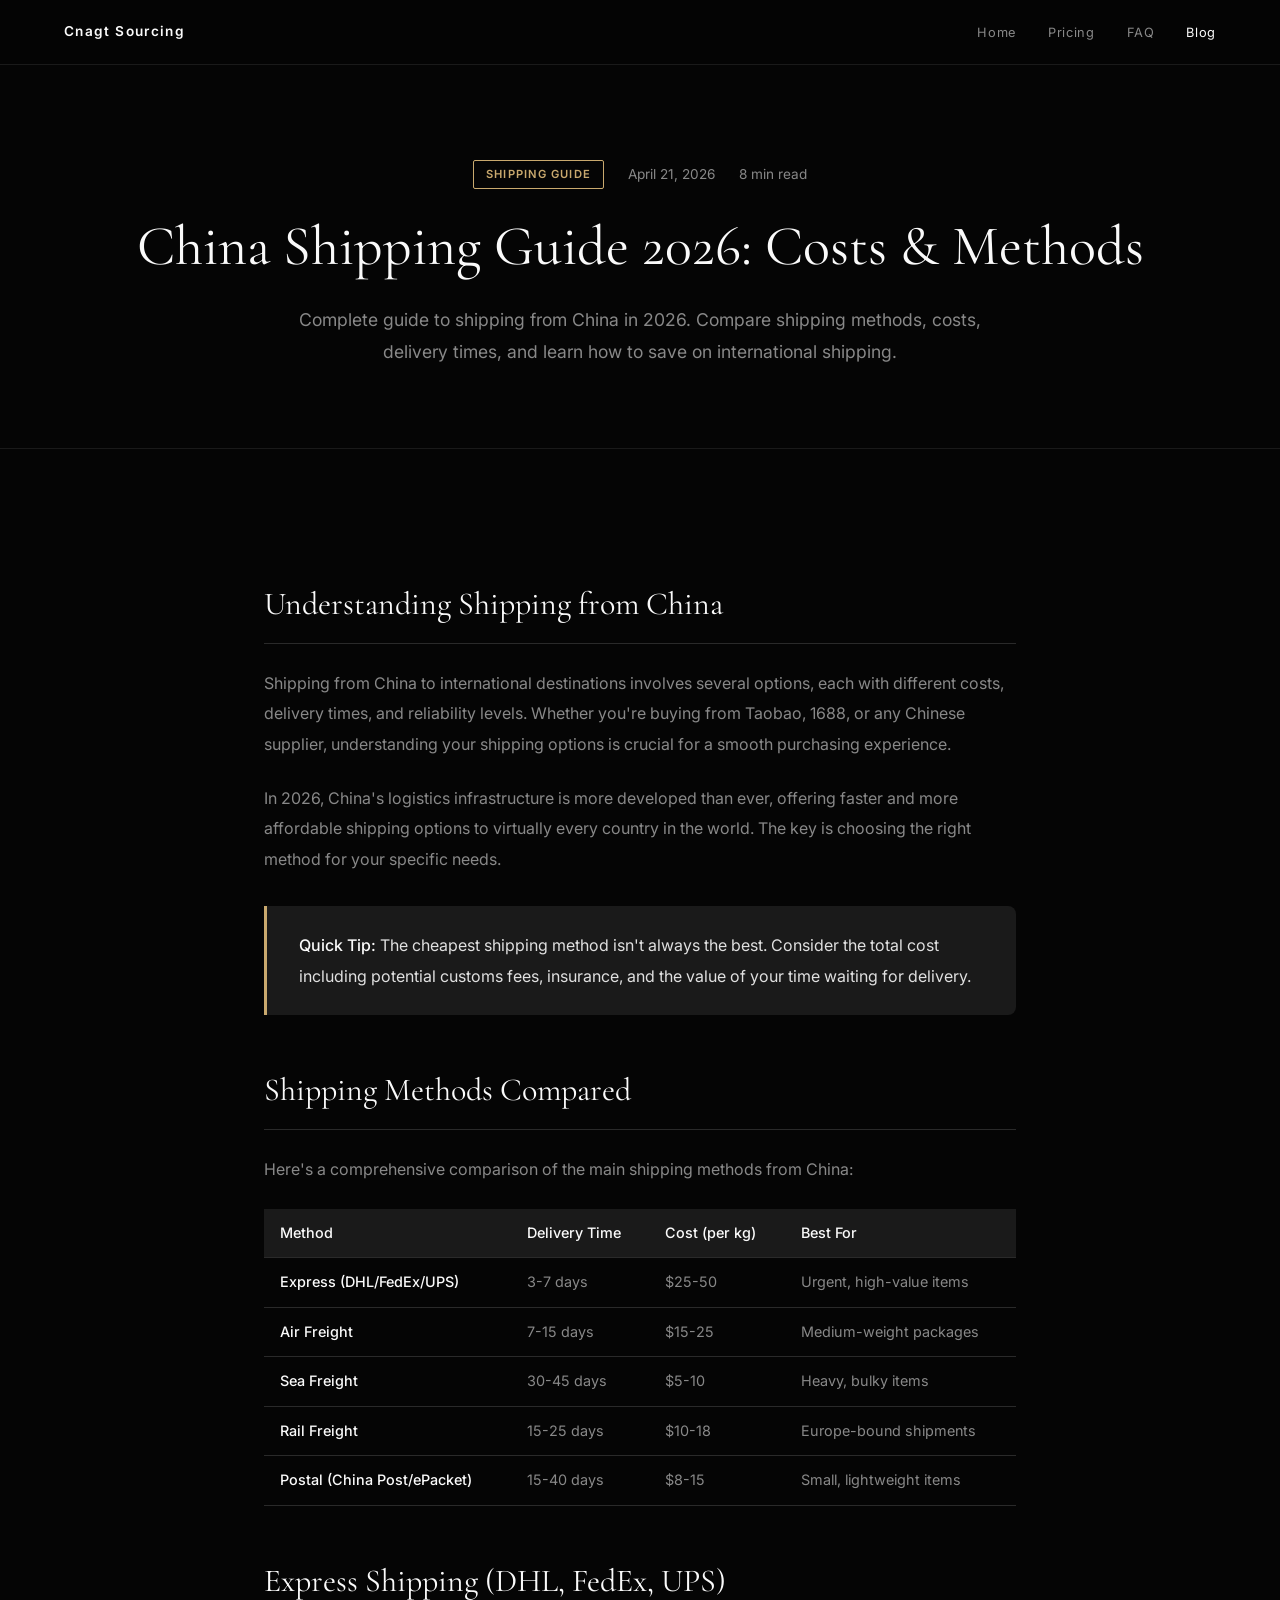
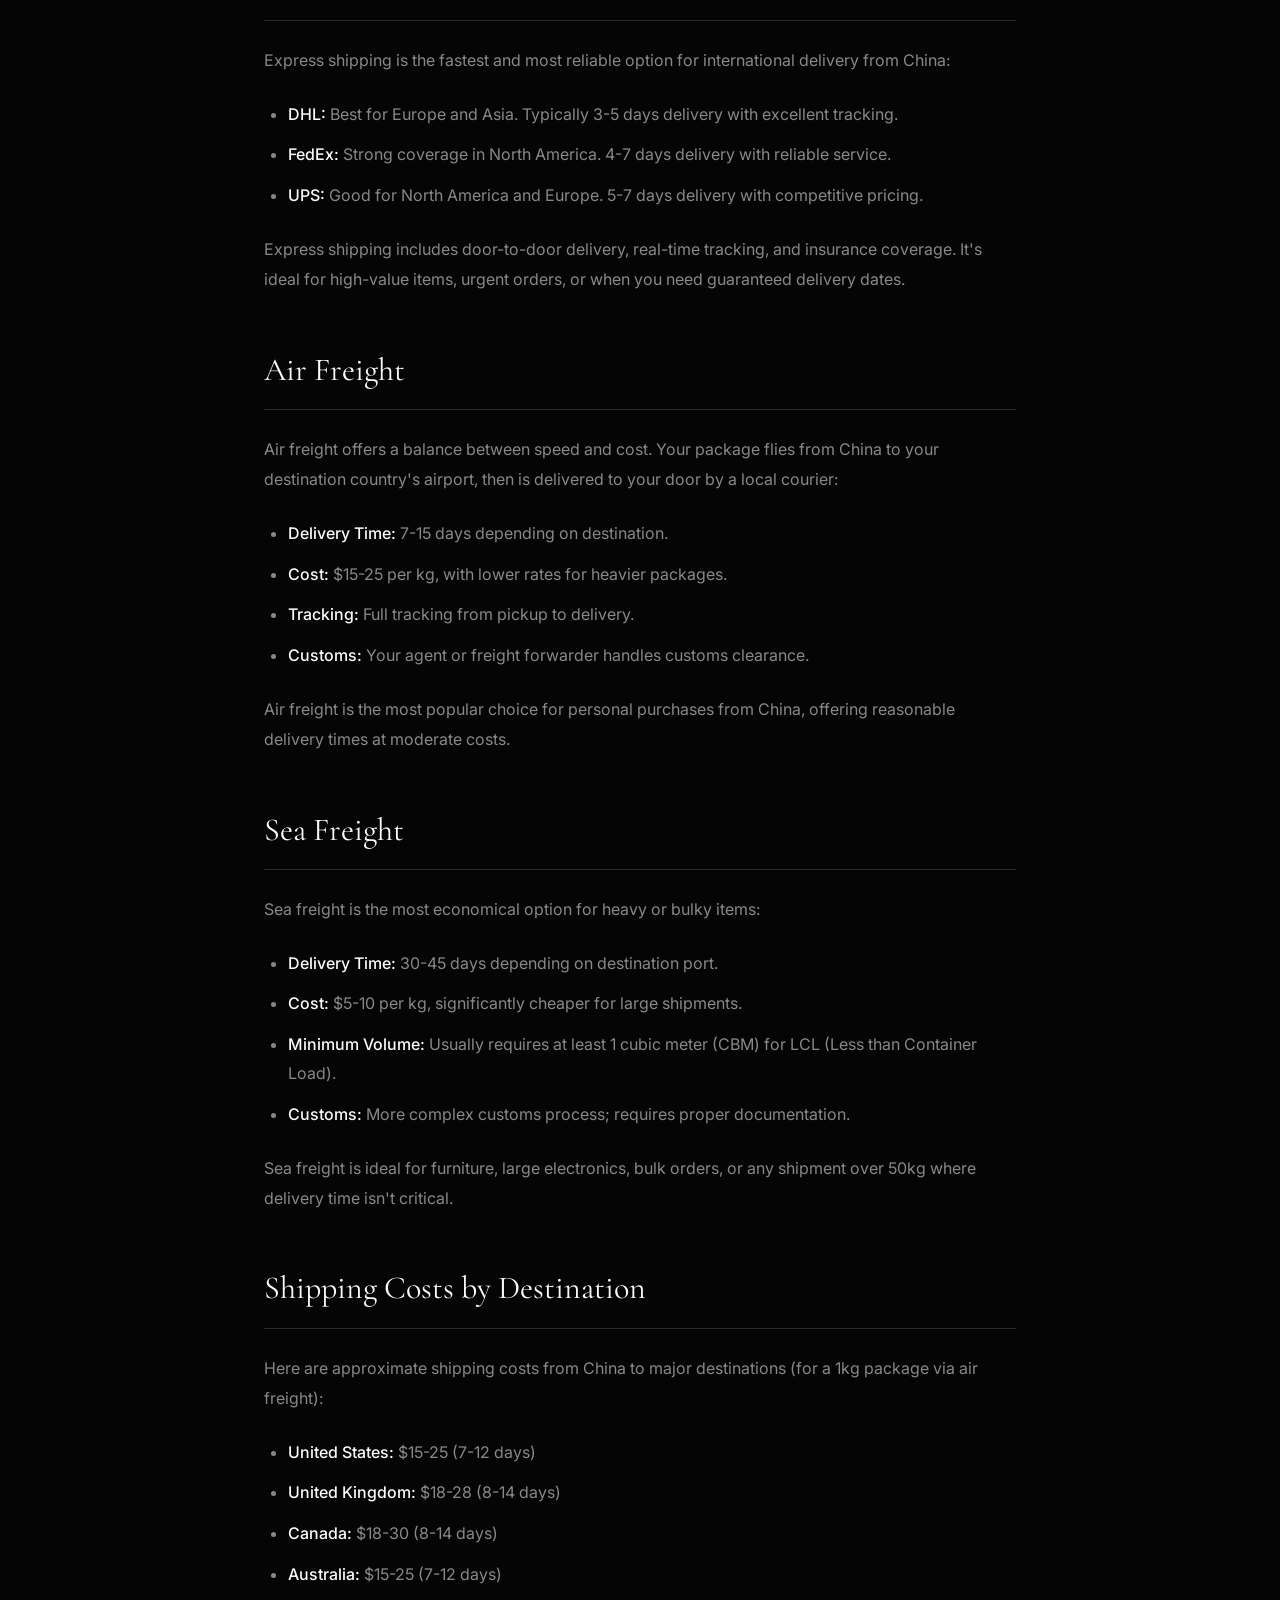
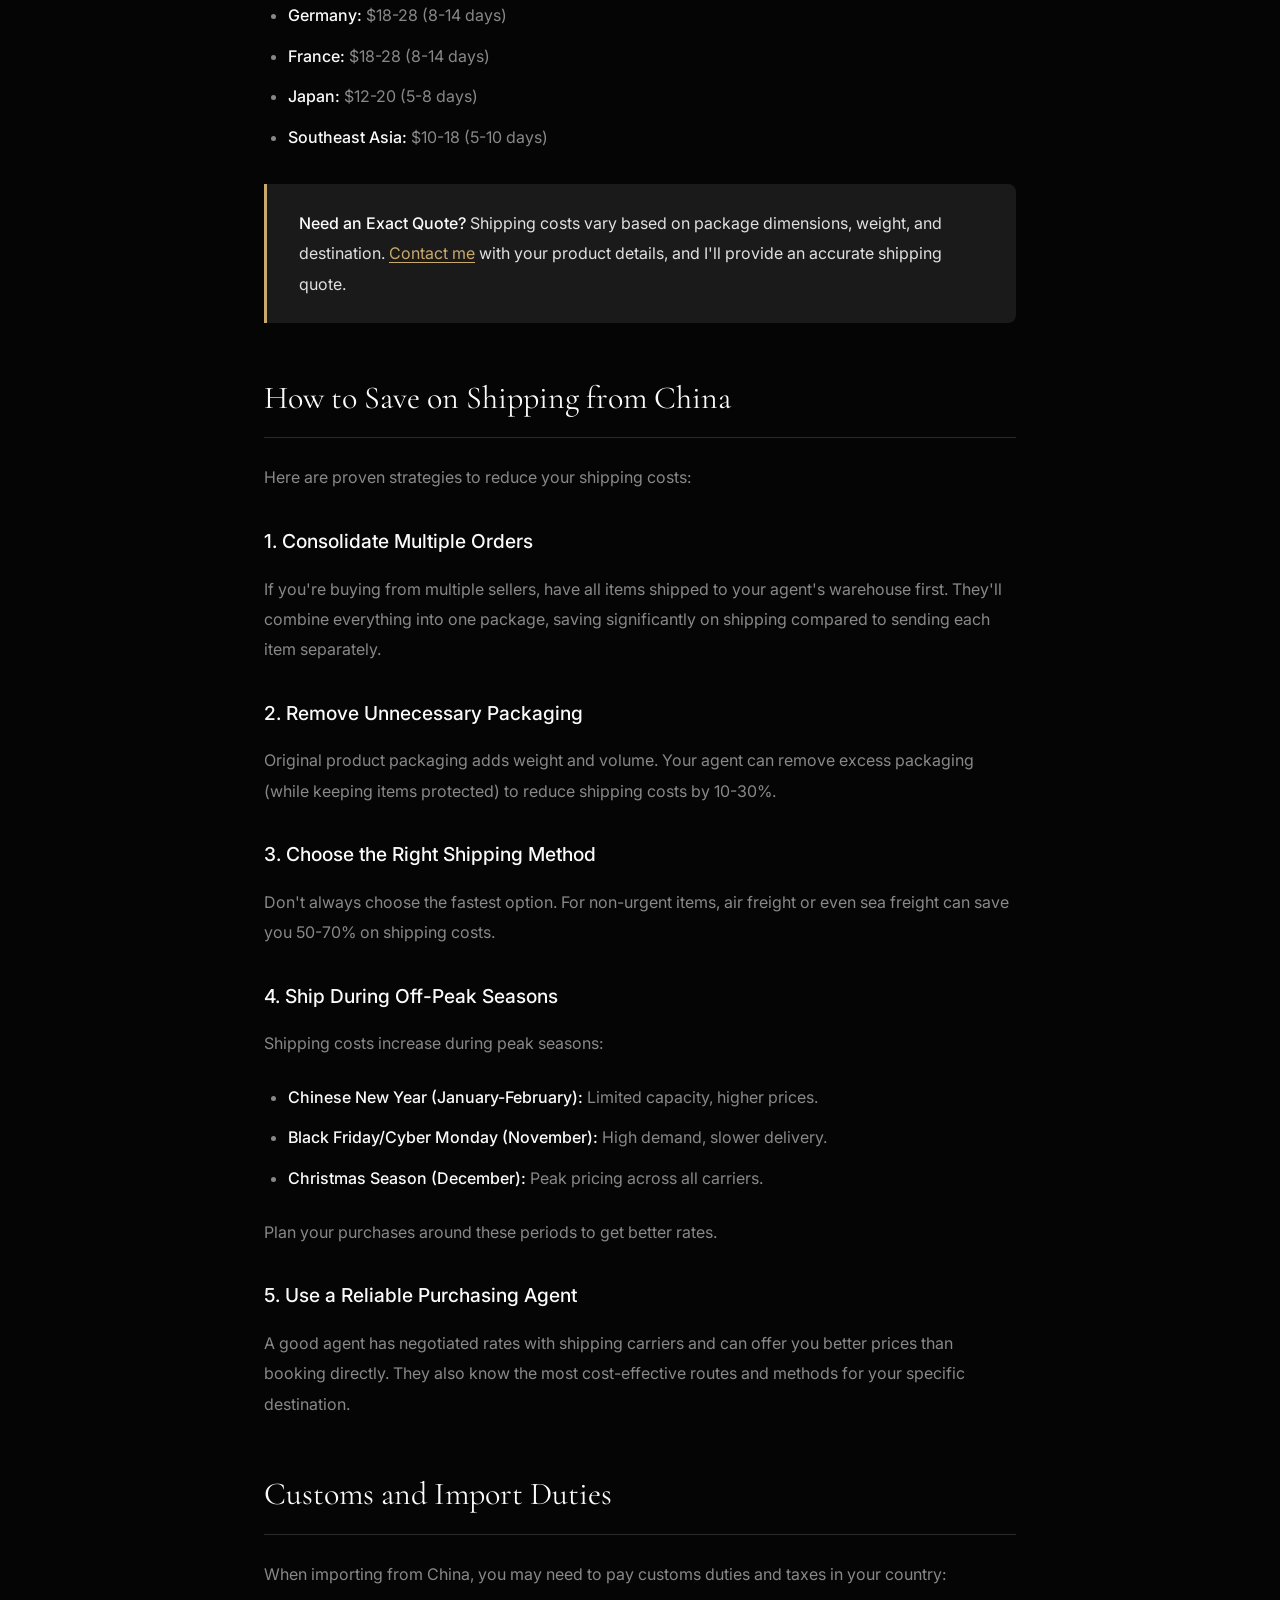
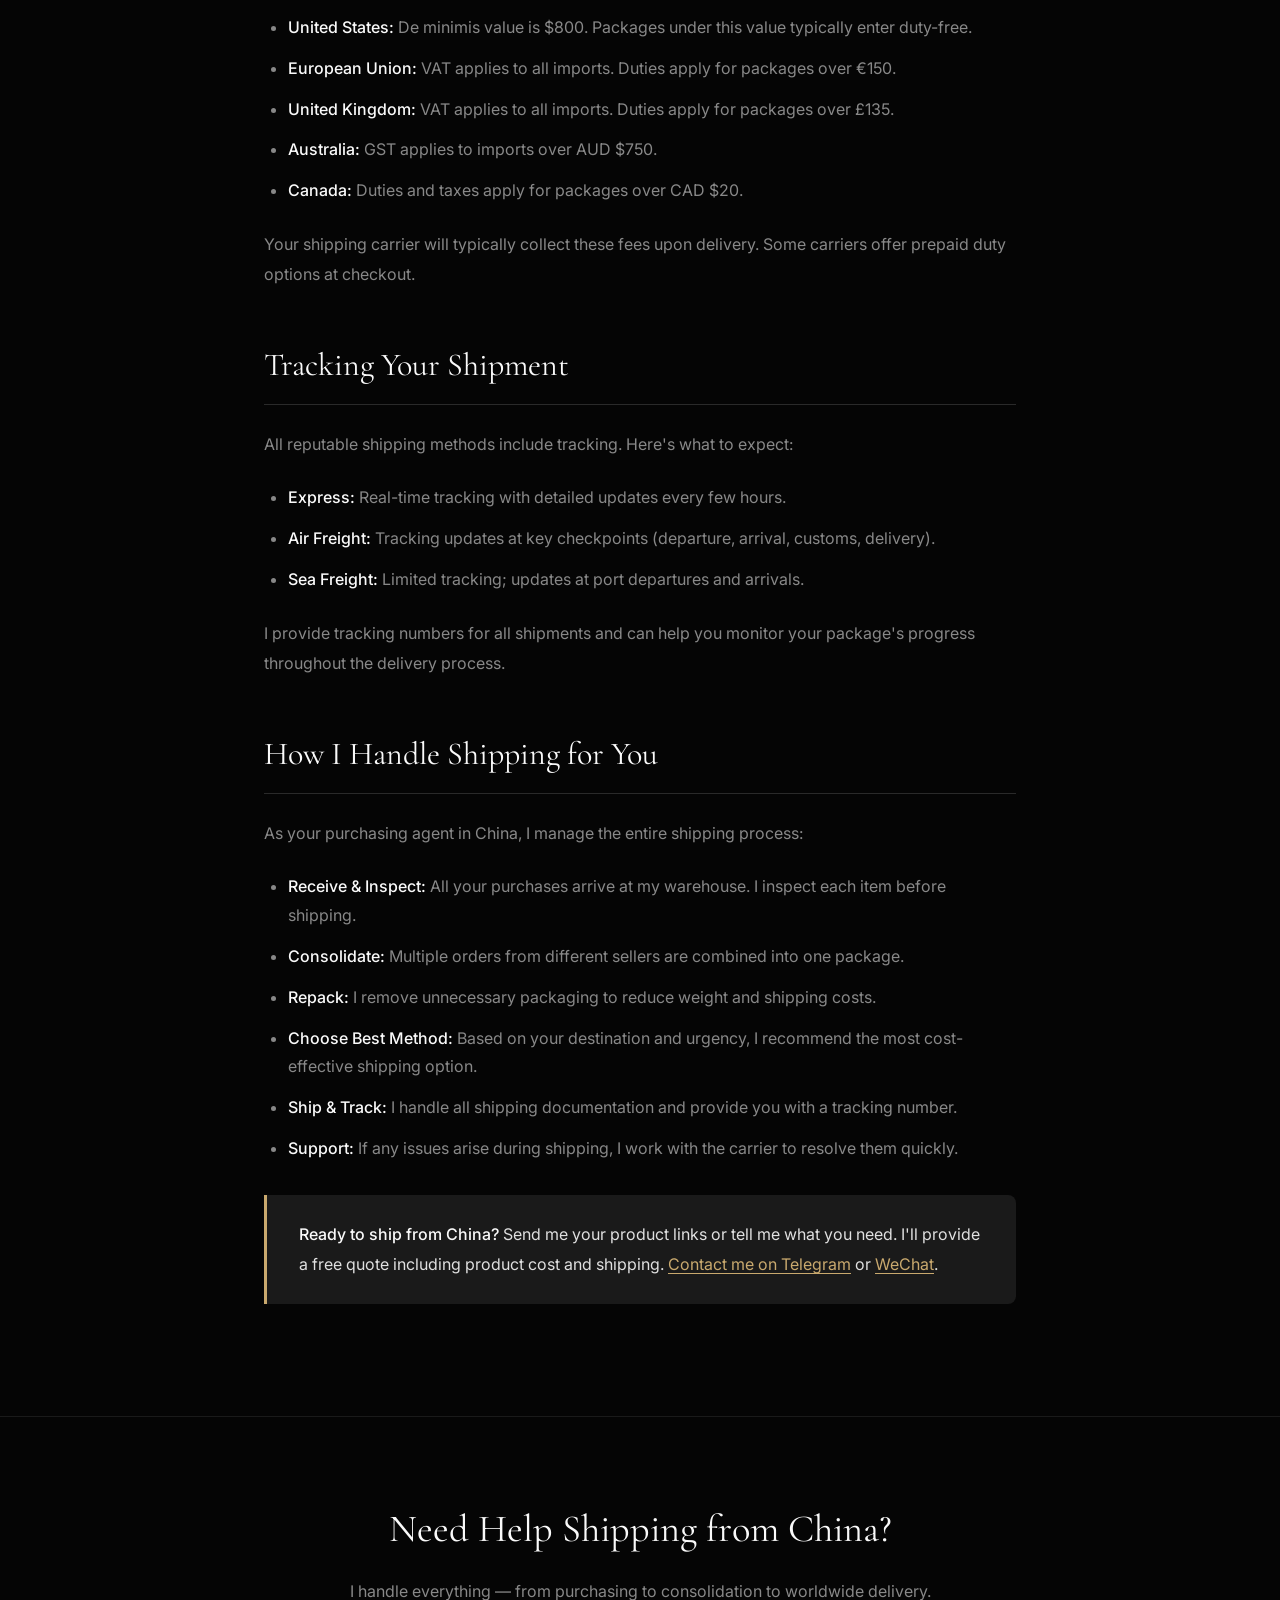
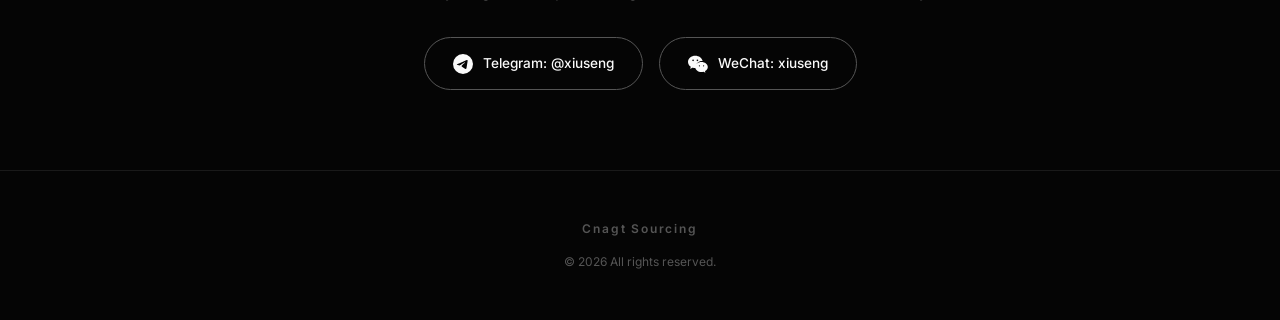
<file: blog/china-shipping-guide/index.html>
<!DOCTYPE html><html lang="en" data-astro-cid-7kcx5bbp> <head><meta charset="UTF-8"><meta name="viewport" content="width=device-width, initial-scale=1.0"><meta name="theme-color" content="#050505"><title>China Shipping Guide 2026: Costs &amp; Methods | Cnagt Sourcing</title><meta name="description" content="Complete guide to shipping from China in 2026. Compare shipping methods, costs, delivery times, and learn how to save on international shipping."><meta name="keywords" content="shipping from china, china shipping guide, international shipping china, shipping costs china, express shipping china, sea freight china, air freight china, consolidate shipping"><meta name="author" content="Cnagt Sourcing"><meta name="robots" content="index, follow, max-image-preview:large, max-snippet:-1, max-video-preview:-1"><link rel="canonical" href="https://cnagt.com/blog/china-shipping-guide/"><!-- Favicon --><link rel="icon" type="image/svg+xml" href="../favicon.svg"><!-- Open Graph --><meta property="og:type" content="article"><meta property="og:title" content="China Shipping Guide 2026: Costs &#38; Methods"><meta property="og:description" content="Complete guide to shipping from China in 2026. Compare shipping methods, costs, delivery times, and learn how to save on international shipping."><meta property="og:locale" content="en_US"><meta property="og:url" content="https://cnagt.com/blog/china-shipping-guide/"><meta property="og:image" content="https://cnagt.com/og-image.jpg"><meta property="og:image:width" content="1200"><meta property="og:image:height" content="630"><meta property="og:image:alt" content="China Shipping Guide 2026"><meta property="og:site_name" content="Cnagt Sourcing"><meta property="article:published_time" content="2026-04-21T00:00:00Z"><meta property="article:section" content="Shipping Guide"><!-- Twitter --><meta name="twitter:card" content="summary_large_image"><meta name="twitter:title" content="China Shipping Guide 2026: Costs &#38; Methods"><meta name="twitter:description" content="Complete guide to shipping from China in 2026. Compare shipping methods, costs, delivery times, and learn how to save on international shipping."><meta name="twitter:image" content="https://cnagt.com/og-image.jpg"><!-- Hreflang for international targeting --><link rel="alternate" hreflang="en" href="https://cnagt.com/blog/china-shipping-guide/"><link rel="alternate" hreflang="x-default" href="https://cnagt.com/blog/china-shipping-guide/"><!-- Preconnect for performance --><link rel="preconnect" href="https://fonts.googleapis.com"><link rel="preconnect" href="https://fonts.gstatic.com" crossorigin><link rel="dns-prefetch" href="https://www.googletagmanager.com"><link rel="preload" href="https://fonts.googleapis.com/css2?family=Inter:wght@200;300;400;500;600;700&family=Cormorant+Garamond:ital,wght@0,300;0,400;0,500;0,600;0,700;1,300;1,400;1,500&display=swap" as="style"><link href="https://fonts.googleapis.com/css2?family=Inter:wght@200;300;400;500;600;700&family=Cormorant+Garamond:ital,wght@0,300;0,400;0,500;0,600;0,700;1,300;1,400;1,500&display=swap" rel="stylesheet"><!-- JSON-LD: Article --><script type="application/ld+json">{"@context":"https://schema.org","@type":"Article","headline":"China Shipping Guide 2026: Costs & Methods","description":"Complete guide to shipping from China in 2026. Compare shipping methods, costs, delivery times, and learn how to save on international shipping.","datePublished":"2026-04-21","dateModified":"2026-04-21","author":{"@type":"Organization","name":"Cnagt Sourcing","url":"https://cnagt.com"},"publisher":{"@type":"Organization","name":"Cnagt Sourcing","logo":{"@type":"ImageObject","url":"https://cnagt.com/favicon.svg"}},"image":"https://cnagt.com/og-image.jpg","url":"https://cnagt.com/blog/china-shipping-guide/","mainEntityOfPage":{"@type":"WebPage","@id":"https://cnagt.com/blog/china-shipping-guide/"}}</script><!-- JSON-LD: BreadcrumbList --><script type="application/ld+json">{"@context":"https://schema.org","@type":"BreadcrumbList","itemListElement":[{"@type":"ListItem","position":1,"name":"Home","item":"https://cnagt.com"},{"@type":"ListItem","position":2,"name":"Blog","item":"https://cnagt.com/blog/"},{"@type":"ListItem","position":3,"name":"China Shipping Guide 2026: Costs & Methods","item":"https://cnagt.com/blog/china-shipping-guide/"}]}</script><!-- Google Analytics 4 --><script async src="https://www.googletagmanager.com/gtag/js?id=G-13KP92K35J"></script><script>
    window.dataLayer = window.dataLayer || [];
    function gtag(){dataLayer.push(arguments);}
    gtag('js', new Date());
    gtag('config', 'G-13KP92K35J');
  </script><link rel="stylesheet" href="../../assets/pricing.css"></head> <body data-astro-cid-7kcx5bbp> <!-- Nav --> <nav data-astro-cid-7kcx5bbp> <div class="container" data-astro-cid-7kcx5bbp> <div class="nav-inner" data-astro-cid-7kcx5bbp> <a href="../" class="nav-logo" data-astro-cid-7kcx5bbp>Cnagt Sourcing</a> <ul class="nav-links" data-astro-cid-7kcx5bbp> <li data-astro-cid-7kcx5bbp><a href="../" data-astro-cid-7kcx5bbp>Home</a></li> <li data-astro-cid-7kcx5bbp><a href="../pricing/" data-astro-cid-7kcx5bbp>Pricing</a></li> <li data-astro-cid-7kcx5bbp><a href="../faq/" data-astro-cid-7kcx5bbp>FAQ</a></li> <li data-astro-cid-7kcx5bbp><a href="../blog/" class="active" data-astro-cid-7kcx5bbp>Blog</a></li> </ul> </div> </div> </nav> <!-- Article Hero --> <section class="article-hero" data-astro-cid-7kcx5bbp> <div class="container" data-astro-cid-7kcx5bbp> <div class="article-meta" data-astro-cid-7kcx5bbp> <span class="article-category" data-astro-cid-7kcx5bbp>Shipping Guide</span> <span class="article-date" data-astro-cid-7kcx5bbp>April 21, 2026</span> <span class="article-read-time" data-astro-cid-7kcx5bbp>8 min read</span> </div> <h1 data-astro-cid-7kcx5bbp>China Shipping Guide 2026: Costs &amp; Methods</h1> <p data-astro-cid-7kcx5bbp>Complete guide to shipping from China in 2026. Compare shipping methods, costs, delivery times, and learn how to save on international shipping.</p> </div> </section> <!-- Article Content --> <article class="article-content" data-astro-cid-7kcx5bbp> <div class="container" data-astro-cid-7kcx5bbp> <h2 data-astro-cid-7kcx5bbp>Understanding Shipping from China</h2> <p data-astro-cid-7kcx5bbp>Shipping from China to international destinations involves several options, each with different costs, delivery times, and reliability levels. Whether you're buying from Taobao, 1688, or any Chinese supplier, understanding your shipping options is crucial for a smooth purchasing experience.</p> <p data-astro-cid-7kcx5bbp>In 2026, China's logistics infrastructure is more developed than ever, offering faster and more affordable shipping options to virtually every country in the world. The key is choosing the right method for your specific needs.</p> <div class="highlight-box" data-astro-cid-7kcx5bbp> <p data-astro-cid-7kcx5bbp><strong data-astro-cid-7kcx5bbp>Quick Tip:</strong> The cheapest shipping method isn't always the best. Consider the total cost including potential customs fees, insurance, and the value of your time waiting for delivery.</p> </div> <h2 data-astro-cid-7kcx5bbp>Shipping Methods Compared</h2> <p data-astro-cid-7kcx5bbp>Here's a comprehensive comparison of the main shipping methods from China:</p> <table class="shipping-table" data-astro-cid-7kcx5bbp> <thead data-astro-cid-7kcx5bbp> <tr data-astro-cid-7kcx5bbp> <th data-astro-cid-7kcx5bbp>Method</th> <th data-astro-cid-7kcx5bbp>Delivery Time</th> <th data-astro-cid-7kcx5bbp>Cost (per kg)</th> <th data-astro-cid-7kcx5bbp>Best For</th> </tr> </thead> <tbody data-astro-cid-7kcx5bbp> <tr data-astro-cid-7kcx5bbp> <td data-astro-cid-7kcx5bbp><strong data-astro-cid-7kcx5bbp>Express (DHL/FedEx/UPS)</strong></td> <td data-astro-cid-7kcx5bbp>3-7 days</td> <td data-astro-cid-7kcx5bbp>$25-50</td> <td data-astro-cid-7kcx5bbp>Urgent, high-value items</td> </tr> <tr data-astro-cid-7kcx5bbp> <td data-astro-cid-7kcx5bbp><strong data-astro-cid-7kcx5bbp>Air Freight</strong></td> <td data-astro-cid-7kcx5bbp>7-15 days</td> <td data-astro-cid-7kcx5bbp>$15-25</td> <td data-astro-cid-7kcx5bbp>Medium-weight packages</td> </tr> <tr data-astro-cid-7kcx5bbp> <td data-astro-cid-7kcx5bbp><strong data-astro-cid-7kcx5bbp>Sea Freight</strong></td> <td data-astro-cid-7kcx5bbp>30-45 days</td> <td data-astro-cid-7kcx5bbp>$5-10</td> <td data-astro-cid-7kcx5bbp>Heavy, bulky items</td> </tr> <tr data-astro-cid-7kcx5bbp> <td data-astro-cid-7kcx5bbp><strong data-astro-cid-7kcx5bbp>Rail Freight</strong></td> <td data-astro-cid-7kcx5bbp>15-25 days</td> <td data-astro-cid-7kcx5bbp>$10-18</td> <td data-astro-cid-7kcx5bbp>Europe-bound shipments</td> </tr> <tr data-astro-cid-7kcx5bbp> <td data-astro-cid-7kcx5bbp><strong data-astro-cid-7kcx5bbp>Postal (China Post/ePacket)</strong></td> <td data-astro-cid-7kcx5bbp>15-40 days</td> <td data-astro-cid-7kcx5bbp>$8-15</td> <td data-astro-cid-7kcx5bbp>Small, lightweight items</td> </tr> </tbody> </table> <h2 data-astro-cid-7kcx5bbp>Express Shipping (DHL, FedEx, UPS)</h2> <p data-astro-cid-7kcx5bbp>Express shipping is the fastest and most reliable option for international delivery from China:</p> <ul data-astro-cid-7kcx5bbp> <li data-astro-cid-7kcx5bbp><strong data-astro-cid-7kcx5bbp>DHL:</strong> Best for Europe and Asia. Typically 3-5 days delivery with excellent tracking.</li> <li data-astro-cid-7kcx5bbp><strong data-astro-cid-7kcx5bbp>FedEx:</strong> Strong coverage in North America. 4-7 days delivery with reliable service.</li> <li data-astro-cid-7kcx5bbp><strong data-astro-cid-7kcx5bbp>UPS:</strong> Good for North America and Europe. 5-7 days delivery with competitive pricing.</li> </ul> <p data-astro-cid-7kcx5bbp>Express shipping includes door-to-door delivery, real-time tracking, and insurance coverage. It's ideal for high-value items, urgent orders, or when you need guaranteed delivery dates.</p> <h2 data-astro-cid-7kcx5bbp>Air Freight</h2> <p data-astro-cid-7kcx5bbp>Air freight offers a balance between speed and cost. Your package flies from China to your destination country's airport, then is delivered to your door by a local courier:</p> <ul data-astro-cid-7kcx5bbp> <li data-astro-cid-7kcx5bbp><strong data-astro-cid-7kcx5bbp>Delivery Time:</strong> 7-15 days depending on destination.</li> <li data-astro-cid-7kcx5bbp><strong data-astro-cid-7kcx5bbp>Cost:</strong> $15-25 per kg, with lower rates for heavier packages.</li> <li data-astro-cid-7kcx5bbp><strong data-astro-cid-7kcx5bbp>Tracking:</strong> Full tracking from pickup to delivery.</li> <li data-astro-cid-7kcx5bbp><strong data-astro-cid-7kcx5bbp>Customs:</strong> Your agent or freight forwarder handles customs clearance.</li> </ul> <p data-astro-cid-7kcx5bbp>Air freight is the most popular choice for personal purchases from China, offering reasonable delivery times at moderate costs.</p> <h2 data-astro-cid-7kcx5bbp>Sea Freight</h2> <p data-astro-cid-7kcx5bbp>Sea freight is the most economical option for heavy or bulky items:</p> <ul data-astro-cid-7kcx5bbp> <li data-astro-cid-7kcx5bbp><strong data-astro-cid-7kcx5bbp>Delivery Time:</strong> 30-45 days depending on destination port.</li> <li data-astro-cid-7kcx5bbp><strong data-astro-cid-7kcx5bbp>Cost:</strong> $5-10 per kg, significantly cheaper for large shipments.</li> <li data-astro-cid-7kcx5bbp><strong data-astro-cid-7kcx5bbp>Minimum Volume:</strong> Usually requires at least 1 cubic meter (CBM) for LCL (Less than Container Load).</li> <li data-astro-cid-7kcx5bbp><strong data-astro-cid-7kcx5bbp>Customs:</strong> More complex customs process; requires proper documentation.</li> </ul> <p data-astro-cid-7kcx5bbp>Sea freight is ideal for furniture, large electronics, bulk orders, or any shipment over 50kg where delivery time isn't critical.</p> <h2 data-astro-cid-7kcx5bbp>Shipping Costs by Destination</h2> <p data-astro-cid-7kcx5bbp>Here are approximate shipping costs from China to major destinations (for a 1kg package via air freight):</p> <ul data-astro-cid-7kcx5bbp> <li data-astro-cid-7kcx5bbp><strong data-astro-cid-7kcx5bbp>United States:</strong> $15-25 (7-12 days)</li> <li data-astro-cid-7kcx5bbp><strong data-astro-cid-7kcx5bbp>United Kingdom:</strong> $18-28 (8-14 days)</li> <li data-astro-cid-7kcx5bbp><strong data-astro-cid-7kcx5bbp>Canada:</strong> $18-30 (8-14 days)</li> <li data-astro-cid-7kcx5bbp><strong data-astro-cid-7kcx5bbp>Australia:</strong> $15-25 (7-12 days)</li> <li data-astro-cid-7kcx5bbp><strong data-astro-cid-7kcx5bbp>Germany:</strong> $18-28 (8-14 days)</li> <li data-astro-cid-7kcx5bbp><strong data-astro-cid-7kcx5bbp>France:</strong> $18-28 (8-14 days)</li> <li data-astro-cid-7kcx5bbp><strong data-astro-cid-7kcx5bbp>Japan:</strong> $12-20 (5-8 days)</li> <li data-astro-cid-7kcx5bbp><strong data-astro-cid-7kcx5bbp>Southeast Asia:</strong> $10-18 (5-10 days)</li> </ul> <div class="highlight-box" data-astro-cid-7kcx5bbp> <p data-astro-cid-7kcx5bbp><strong data-astro-cid-7kcx5bbp>Need an Exact Quote?</strong> Shipping costs vary based on package dimensions, weight, and destination. <a href="../" data-astro-cid-7kcx5bbp>Contact me</a> with your product details, and I'll provide an accurate shipping quote.</p> </div> <h2 data-astro-cid-7kcx5bbp>How to Save on Shipping from China</h2> <p data-astro-cid-7kcx5bbp>Here are proven strategies to reduce your shipping costs:</p> <h3 data-astro-cid-7kcx5bbp>1. Consolidate Multiple Orders</h3> <p data-astro-cid-7kcx5bbp>If you're buying from multiple sellers, have all items shipped to your agent's warehouse first. They'll combine everything into one package, saving significantly on shipping compared to sending each item separately.</p> <h3 data-astro-cid-7kcx5bbp>2. Remove Unnecessary Packaging</h3> <p data-astro-cid-7kcx5bbp>Original product packaging adds weight and volume. Your agent can remove excess packaging (while keeping items protected) to reduce shipping costs by 10-30%.</p> <h3 data-astro-cid-7kcx5bbp>3. Choose the Right Shipping Method</h3> <p data-astro-cid-7kcx5bbp>Don't always choose the fastest option. For non-urgent items, air freight or even sea freight can save you 50-70% on shipping costs.</p> <h3 data-astro-cid-7kcx5bbp>4. Ship During Off-Peak Seasons</h3> <p data-astro-cid-7kcx5bbp>Shipping costs increase during peak seasons:</p> <ul data-astro-cid-7kcx5bbp> <li data-astro-cid-7kcx5bbp><strong data-astro-cid-7kcx5bbp>Chinese New Year (January-February):</strong> Limited capacity, higher prices.</li> <li data-astro-cid-7kcx5bbp><strong data-astro-cid-7kcx5bbp>Black Friday/Cyber Monday (November):</strong> High demand, slower delivery.</li> <li data-astro-cid-7kcx5bbp><strong data-astro-cid-7kcx5bbp>Christmas Season (December):</strong> Peak pricing across all carriers.</li> </ul> <p data-astro-cid-7kcx5bbp>Plan your purchases around these periods to get better rates.</p> <h3 data-astro-cid-7kcx5bbp>5. Use a Reliable Purchasing Agent</h3> <p data-astro-cid-7kcx5bbp>A good agent has negotiated rates with shipping carriers and can offer you better prices than booking directly. They also know the most cost-effective routes and methods for your specific destination.</p> <h2 data-astro-cid-7kcx5bbp>Customs and Import Duties</h2> <p data-astro-cid-7kcx5bbp>When importing from China, you may need to pay customs duties and taxes in your country:</p> <ul data-astro-cid-7kcx5bbp> <li data-astro-cid-7kcx5bbp><strong data-astro-cid-7kcx5bbp>United States:</strong> De minimis value is $800. Packages under this value typically enter duty-free.</li> <li data-astro-cid-7kcx5bbp><strong data-astro-cid-7kcx5bbp>European Union:</strong> VAT applies to all imports. Duties apply for packages over €150.</li> <li data-astro-cid-7kcx5bbp><strong data-astro-cid-7kcx5bbp>United Kingdom:</strong> VAT applies to all imports. Duties apply for packages over £135.</li> <li data-astro-cid-7kcx5bbp><strong data-astro-cid-7kcx5bbp>Australia:</strong> GST applies to imports over AUD $750.</li> <li data-astro-cid-7kcx5bbp><strong data-astro-cid-7kcx5bbp>Canada:</strong> Duties and taxes apply for packages over CAD $20.</li> </ul> <p data-astro-cid-7kcx5bbp>Your shipping carrier will typically collect these fees upon delivery. Some carriers offer prepaid duty options at checkout.</p> <h2 data-astro-cid-7kcx5bbp>Tracking Your Shipment</h2> <p data-astro-cid-7kcx5bbp>All reputable shipping methods include tracking. Here's what to expect:</p> <ul data-astro-cid-7kcx5bbp> <li data-astro-cid-7kcx5bbp><strong data-astro-cid-7kcx5bbp>Express:</strong> Real-time tracking with detailed updates every few hours.</li> <li data-astro-cid-7kcx5bbp><strong data-astro-cid-7kcx5bbp>Air Freight:</strong> Tracking updates at key checkpoints (departure, arrival, customs, delivery).</li> <li data-astro-cid-7kcx5bbp><strong data-astro-cid-7kcx5bbp>Sea Freight:</strong> Limited tracking; updates at port departures and arrivals.</li> </ul> <p data-astro-cid-7kcx5bbp>I provide tracking numbers for all shipments and can help you monitor your package's progress throughout the delivery process.</p> <h2 data-astro-cid-7kcx5bbp>How I Handle Shipping for You</h2> <p data-astro-cid-7kcx5bbp>As your purchasing agent in China, I manage the entire shipping process:</p> <ul data-astro-cid-7kcx5bbp> <li data-astro-cid-7kcx5bbp><strong data-astro-cid-7kcx5bbp>Receive & Inspect:</strong> All your purchases arrive at my warehouse. I inspect each item before shipping.</li> <li data-astro-cid-7kcx5bbp><strong data-astro-cid-7kcx5bbp>Consolidate:</strong> Multiple orders from different sellers are combined into one package.</li> <li data-astro-cid-7kcx5bbp><strong data-astro-cid-7kcx5bbp>Repack:</strong> I remove unnecessary packaging to reduce weight and shipping costs.</li> <li data-astro-cid-7kcx5bbp><strong data-astro-cid-7kcx5bbp>Choose Best Method:</strong> Based on your destination and urgency, I recommend the most cost-effective shipping option.</li> <li data-astro-cid-7kcx5bbp><strong data-astro-cid-7kcx5bbp>Ship & Track:</strong> I handle all shipping documentation and provide you with a tracking number.</li> <li data-astro-cid-7kcx5bbp><strong data-astro-cid-7kcx5bbp>Support:</strong> If any issues arise during shipping, I work with the carrier to resolve them quickly.</li> </ul> <div class="highlight-box" data-astro-cid-7kcx5bbp> <p data-astro-cid-7kcx5bbp><strong data-astro-cid-7kcx5bbp>Ready to ship from China?</strong> Send me your product links or tell me what you need. I'll provide a free quote including product cost and shipping. <a href="https://t.me/xiuseng" data-astro-cid-7kcx5bbp>Contact me on Telegram</a> or <a href="../" data-astro-cid-7kcx5bbp>WeChat</a>.</p> </div> </div> </article> <!-- CTA --> <section class="article-cta" data-astro-cid-7kcx5bbp> <div class="container" data-astro-cid-7kcx5bbp> <h2 data-astro-cid-7kcx5bbp>Need Help Shipping from China?</h2> <p data-astro-cid-7kcx5bbp>I handle everything — from purchasing to consolidation to worldwide delivery.</p> <div style="display: flex; gap: 16px; justify-content: center; flex-wrap: wrap;" data-astro-cid-7kcx5bbp> <a href="https://t.me/xiuseng" class="contact-btn telegram" rel="noopener noreferrer" data-astro-cid-7kcx5bbp> <svg class="icon" aria-hidden="true" viewBox="0 0 24 24" width="20" height="20" fill="currentColor" data-astro-cid-7kcx5bbp><path d="M11.944 0A12 12 0 0 0 0 12a12 12 0 0 0 12 12 12 12 0 0 0 12-12A12 12 0 0 0 12 0a12 12 0 0 0-.056 0zm4.962 7.224c.1-.002.321.023.465.14a.506.506 0 0 1 .171.325c.016.093.036.306.02.472-.18 1.898-.962 6.502-1.36 8.627-.168.9-.499 1.201-.82 1.23-.696.065-1.225-.46-1.9-.902-1.056-.693-1.653-1.124-2.678-1.8-1.185-.78-.417-1.21.258-1.91.177-.184 3.247-2.977 3.307-3.23.007-.032.014-.15-.056-.216s-.174-.041-.249-.024c-.106.024-1.793 1.14-5.061 3.345-.479.33-.913.49-1.302.48-.428-.008-1.252-.241-1.865-.44-.752-.245-1.349-.374-1.297-.789.027-.216.325-.437.893-.663 3.498-1.524 5.83-2.529 6.998-3.014 3.332-1.386 4.025-1.627 4.476-1.635z" data-astro-cid-7kcx5bbp></path></svg> <span data-astro-cid-7kcx5bbp>Telegram: @xiuseng</span> </a> <a href="javascript:void(0)" class="contact-btn wechat" onclick="copyWeChat(event)" data-astro-cid-7kcx5bbp> <svg class="icon" aria-hidden="true" viewBox="0 0 24 24" width="20" height="20" fill="currentColor" data-astro-cid-7kcx5bbp><path d="M8.691 2.188C3.891 2.188 0 5.476 0 9.53c0 2.212 1.17 4.203 3.002 5.55a.59.59 0 0 1 .213.665l-.39 1.48c-.019.07-.048.141-.048.213 0 .163.13.295.29.295a.326.326 0 0 0 .167-.054l1.903-1.114a.864.864 0 0 1 .717-.098 10.16 10.16 0 0 0 2.837.403c.276 0 .543-.027.811-.05a6.42 6.42 0 0 1-.248-1.753c0-3.694 3.387-6.69 7.57-6.69.259 0 .51.022.763.042C16.833 4.904 13.146 2.188 8.691 2.188zm-2.6 4.408c.58 0 1.05.47 1.05 1.05s-.47 1.05-1.05 1.05-1.05-.47-1.05-1.05.47-1.05 1.05-1.05zm5.2 0c.58 0 1.05.47 1.05 1.05s-.47 1.05-1.05 1.05-1.05-.47-1.05-1.05.47-1.05 1.05-1.05zM23.76 15.7c0-3.338-3.39-6.046-7.57-6.046-4.18 0-7.57 2.708-7.57 6.046 0 3.338 3.39 6.046 7.57 6.046a9.35 9.35 0 0 0 2.336-.297.636.636 0 0 1 .526.073l1.4.82a.236.236 0 0 0 .122.04c.118 0 .213-.098.213-.216a.56.56 0 0 0-.035-.156l-.287-1.087a.434.434 0 0 1 .157-.49C22.636 19.57 23.76 17.79 23.76 15.7zm-10.036-.78c-.426 0-.772-.346-.772-.772s.346-.772.772-.772.772.346.772.772-.346.772-.772.772zm4.964 0c-.426 0-.772-.346-.772-.772s.346-.772.772-.772.772.346.772.772-.346.772-.772.772z" data-astro-cid-7kcx5bbp></path></svg> <span data-astro-cid-7kcx5bbp>WeChat: xiuseng</span> </a> </div> </div> </section> <!-- Footer --> <footer data-astro-cid-7kcx5bbp> <div class="container" data-astro-cid-7kcx5bbp> <div class="footer-content" data-astro-cid-7kcx5bbp> <div class="footer-brand" data-astro-cid-7kcx5bbp>Cnagt Sourcing</div> <p data-astro-cid-7kcx5bbp>&copy; 2026 All rights reserved.</p> </div> </div> </footer>  </body> </html>
</file>
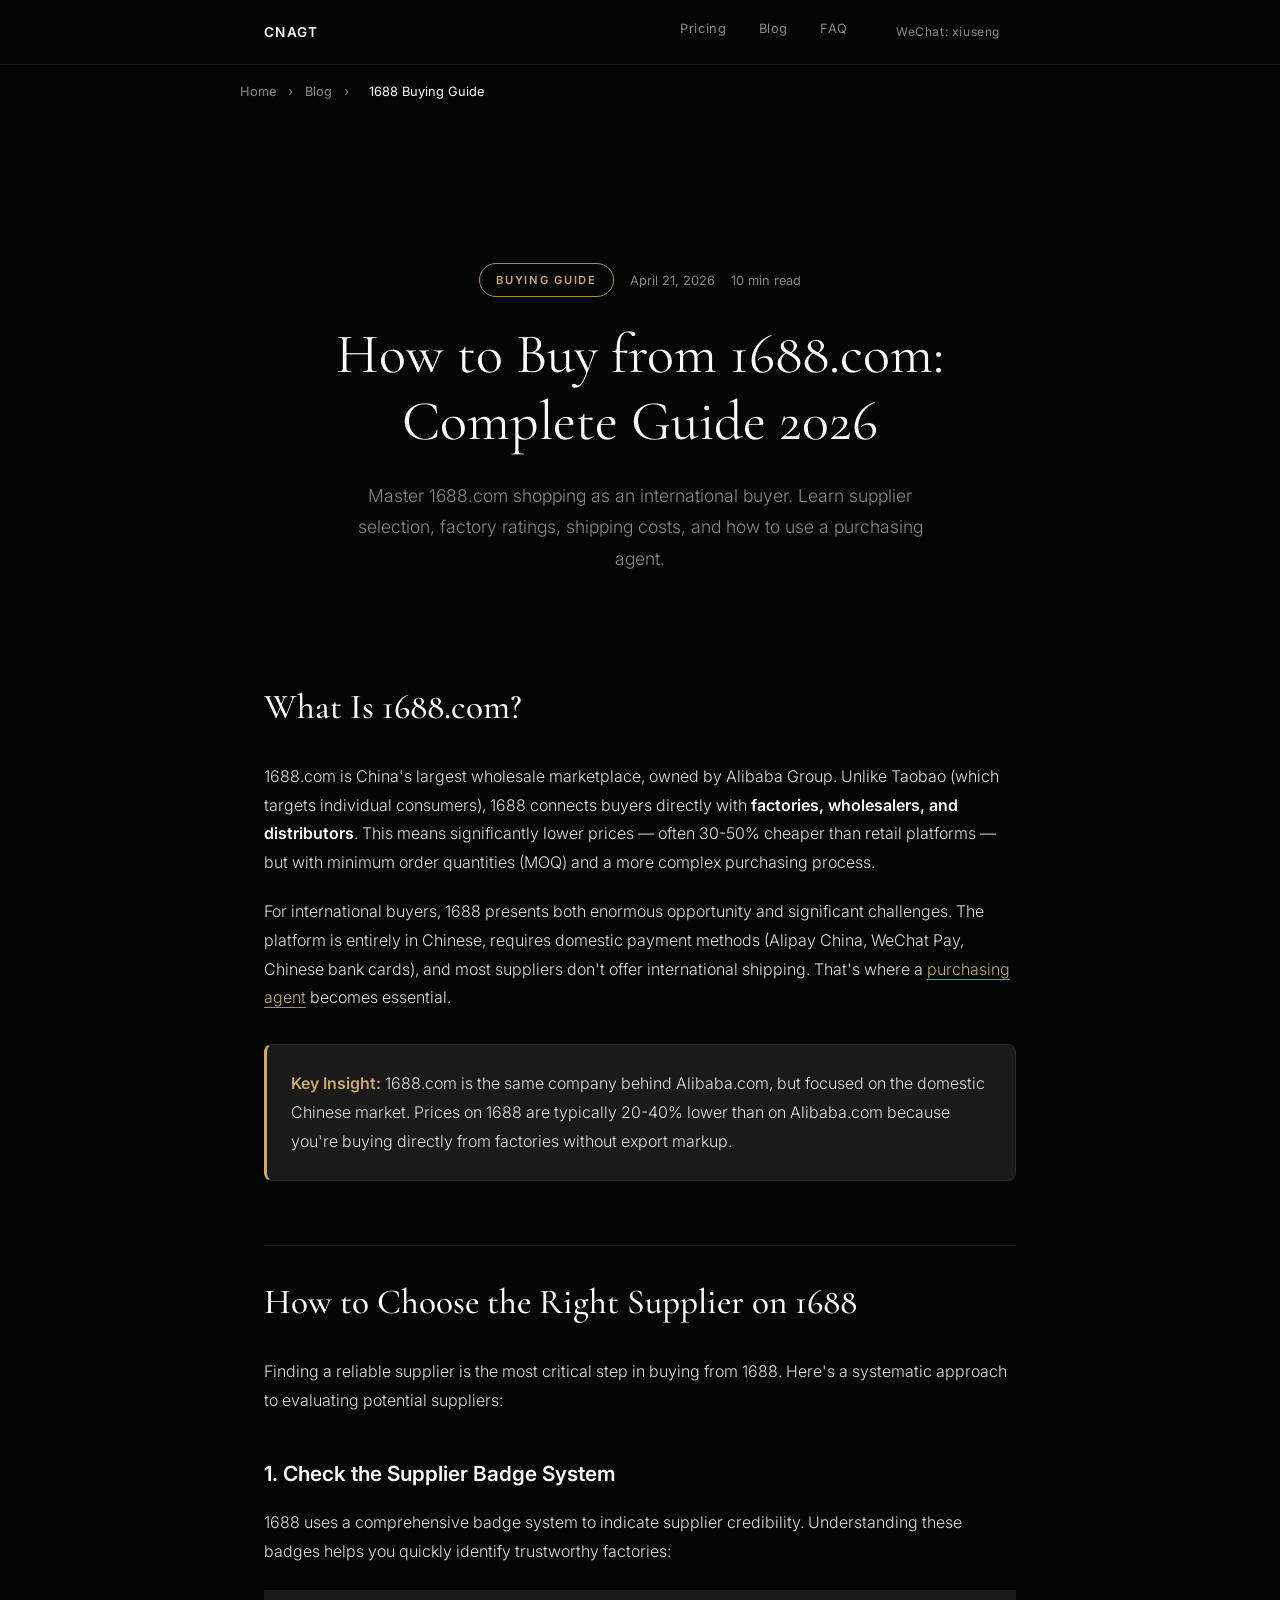
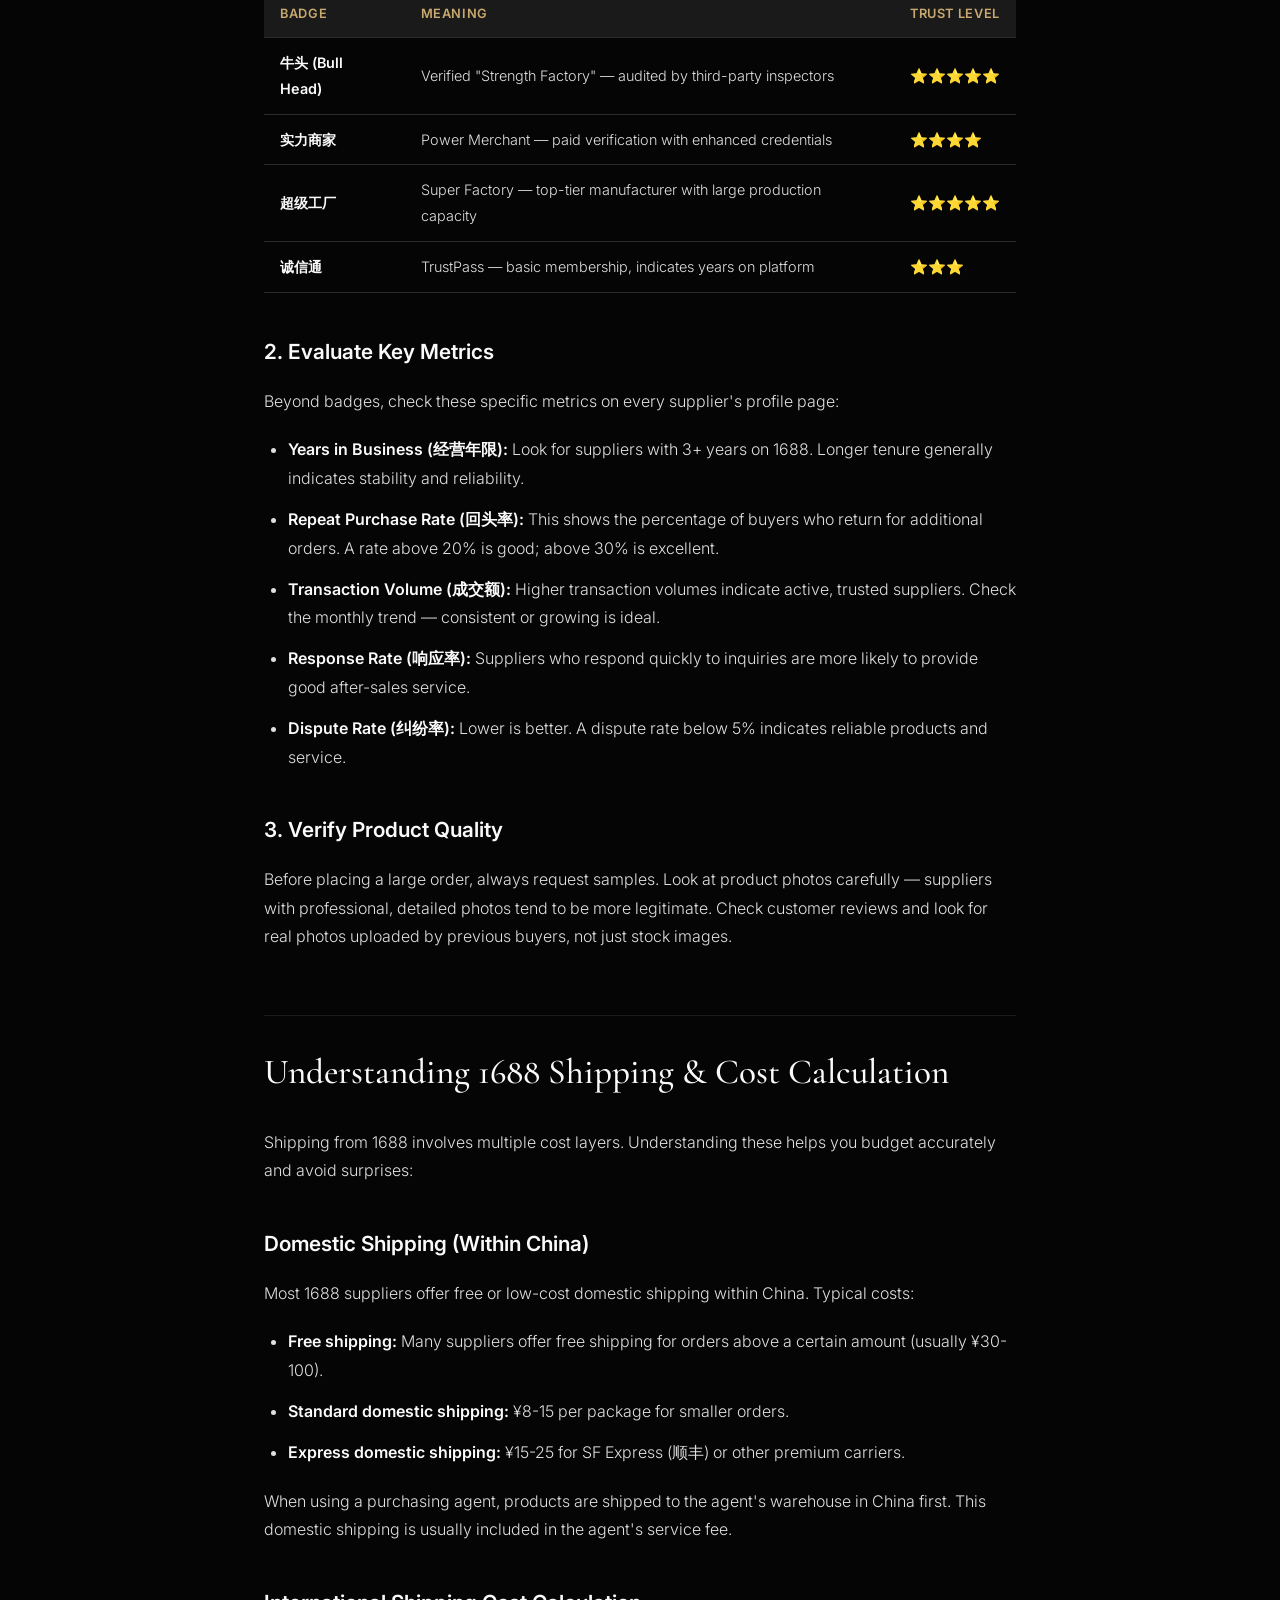
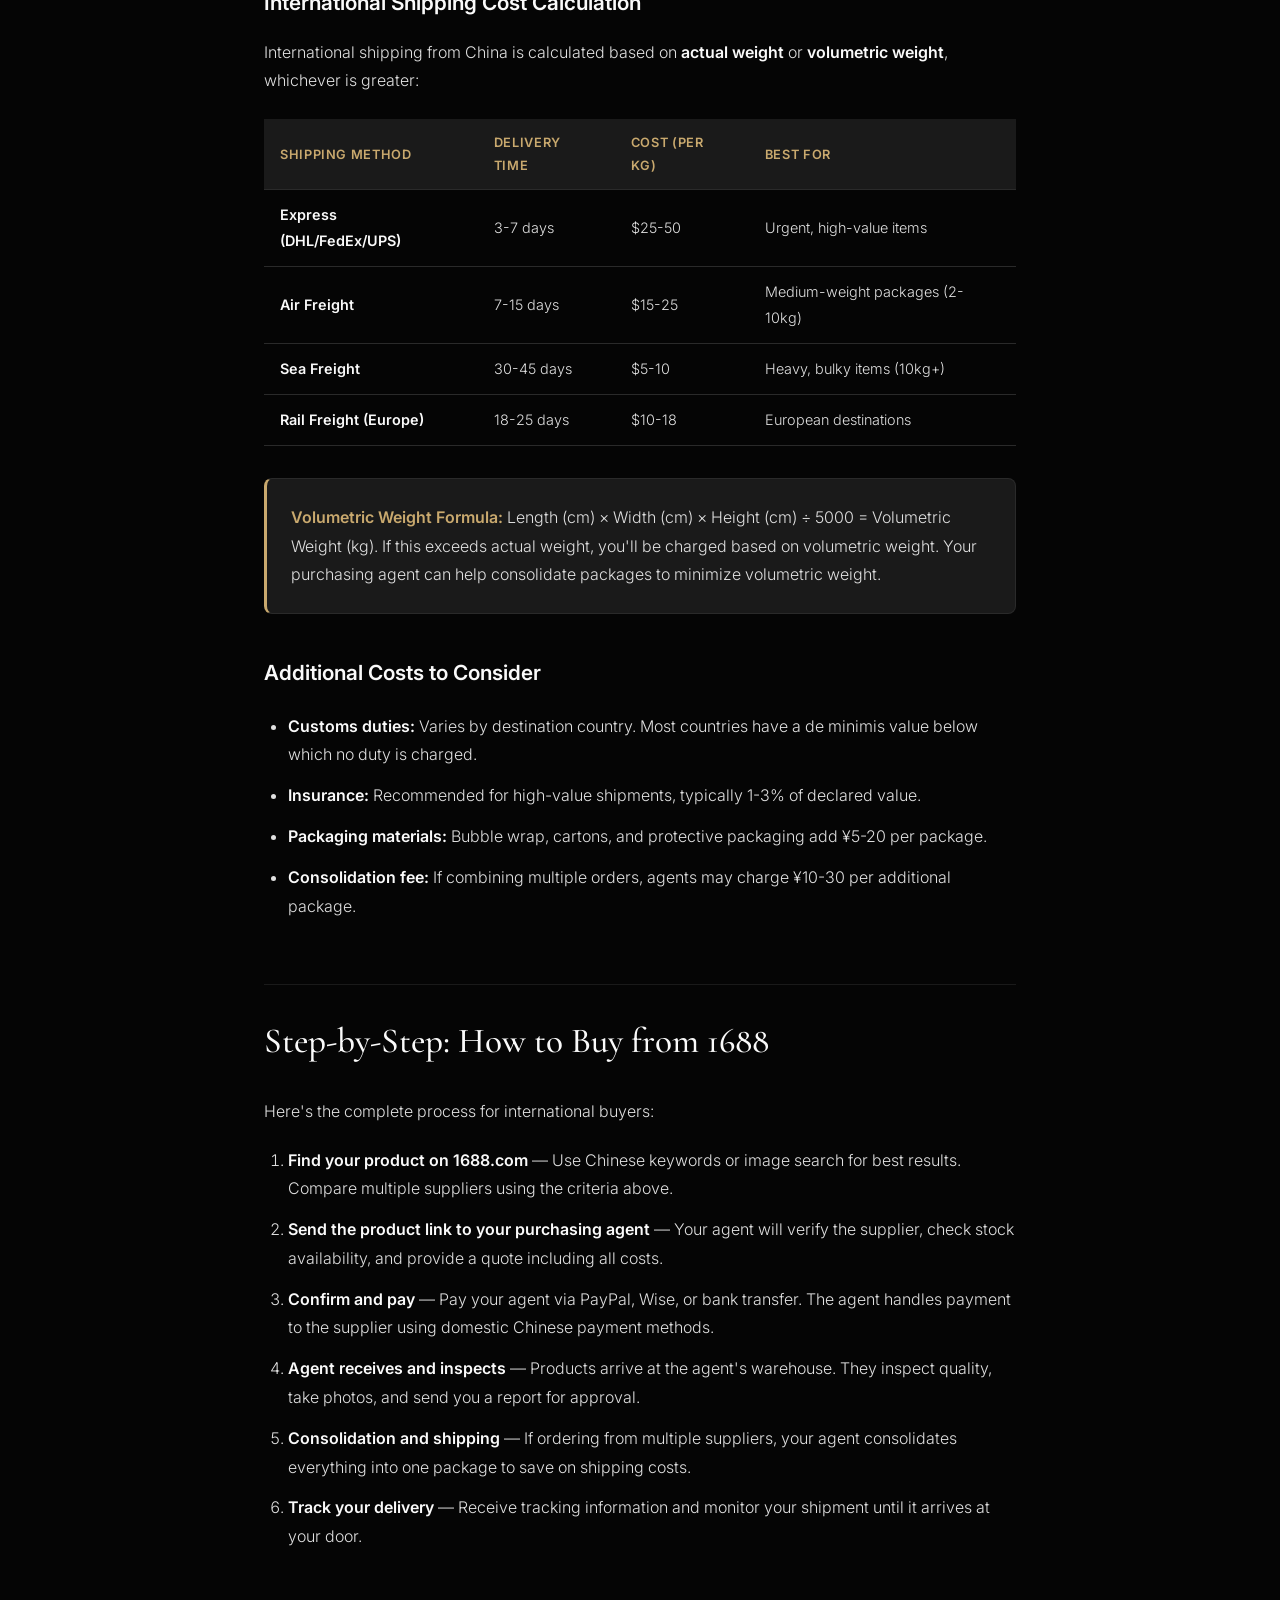
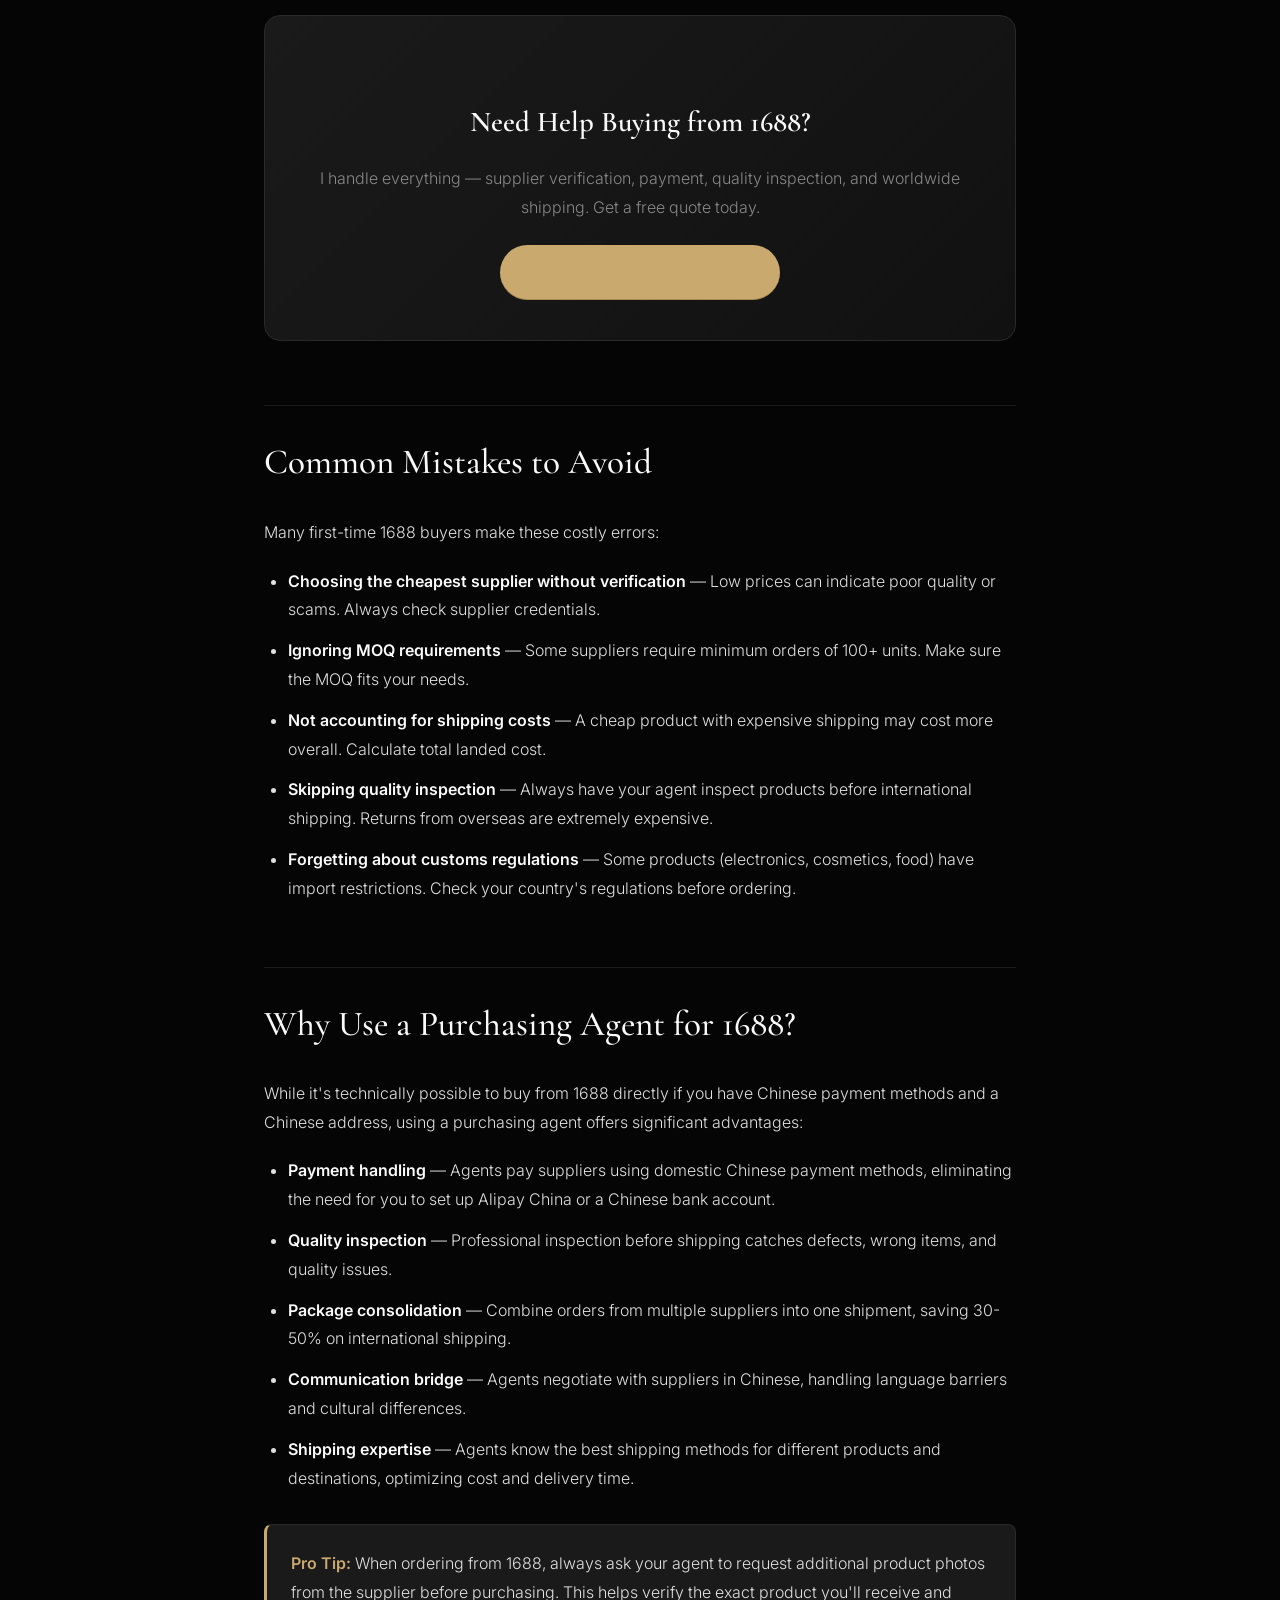
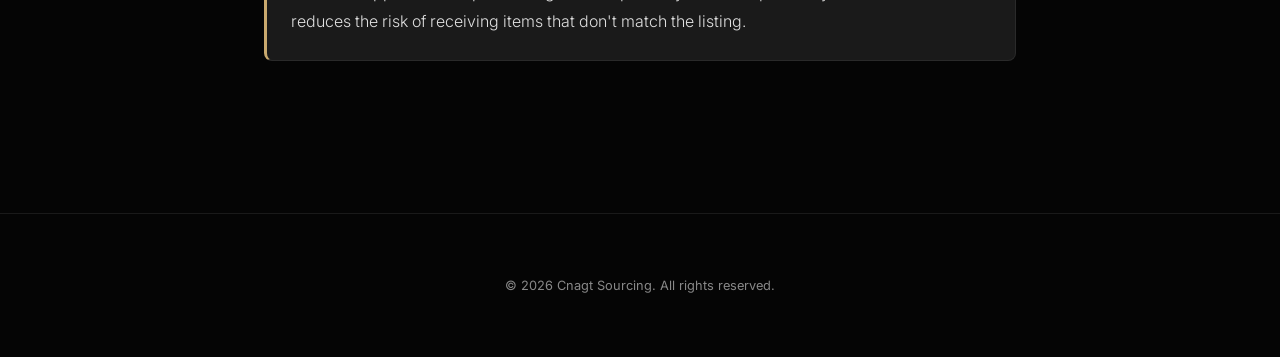
<file: blog/how-to-buy-from-1688/index.html>
<!DOCTYPE html><html lang="en" data-astro-cid-t4vvaptz> <head><meta charset="UTF-8"><meta name="viewport" content="width=device-width, initial-scale=1.0"><meta name="theme-color" content="#050505"><title>How to Buy from 1688.com: Complete Guide 2026 | Cnagt Sourcing</title><meta name="description" content="Master 1688.com shopping as an international buyer. Learn supplier selection, factory ratings, shipping costs, and how to use a purchasing agent."><meta name="keywords" content="how to buy from 1688, 1688 supplier selection, 1688 factory rating, 1688 shipping cost, 1688 international buyer guide, 1688 purchasing tips 2026"><meta name="author" content="Cnagt Sourcing"><meta name="robots" content="index, follow, max-image-preview:large, max-snippet:-1, max-video-preview:-1"><link rel="canonical" href="https://cnagt.com/blog/how-to-buy-from-1688/"><!-- Favicon --><link rel="icon" type="image/svg+xml" href="../favicon.svg"><!-- Open Graph --><meta property="og:type" content="article"><meta property="og:title" content="How to Buy from 1688.com: Complete Guide 2026"><meta property="og:description" content="Master 1688.com shopping as an international buyer. Learn supplier selection, factory ratings, shipping costs, and how to use a purchasing agent."><meta property="og:locale" content="en_US"><meta property="og:url" content="https://cnagt.com/blog/how-to-buy-from-1688/"><meta property="og:image" content="https://cnagt.com/og-image.jpg"><meta property="og:image:width" content="1200"><meta property="og:image:height" content="630"><meta property="og:image:alt" content="How to Buy from 1688.com Complete Guide"><meta property="og:site_name" content="Cnagt Sourcing"><meta property="article:published_time" content="2026-04-21T00:00:00Z"><meta property="article:section" content="Buying Guide"><!-- Twitter --><meta name="twitter:card" content="summary_large_image"><meta name="twitter:title" content="How to Buy from 1688.com: Complete Guide 2026"><meta name="twitter:description" content="Master 1688.com shopping as an international buyer. Learn supplier selection, factory ratings, shipping costs, and how to use a purchasing agent."><meta name="twitter:image" content="https://cnagt.com/og-image.jpg"><!-- Hreflang --><link rel="alternate" hreflang="en" href="https://cnagt.com/blog/how-to-buy-from-1688/"><link rel="alternate" hreflang="x-default" href="https://cnagt.com/blog/how-to-buy-from-1688/"><!-- Preconnect for performance --><link rel="preconnect" href="https://fonts.googleapis.com"><link rel="preconnect" href="https://fonts.gstatic.com" crossorigin><link rel="dns-prefetch" href="https://www.googletagmanager.com"><link rel="preload" href="https://fonts.googleapis.com/css2?family=Inter:wght@200;300;400;500;600;700&family=Cormorant+Garamond:ital,wght@0,300;0,400;0,500;0,600;0,700;1,300;1,400;1,500&display=swap" as="style"><link href="https://fonts.googleapis.com/css2?family=Inter:wght@200;300;400;500;600;700&family=Cormorant+Garamond:ital,wght@0,300;0,400;0,500;0,600;0,700;1,300;1,400;1,500&display=swap" rel="stylesheet"><!-- JSON-LD: Article --><script type="application/ld+json">{"@context":"https://schema.org","@type":"Article","headline":"How to Buy from 1688.com: Complete Guide 2026","description":"Master 1688.com shopping as an international buyer. Learn supplier selection, factory ratings, shipping costs, and how to use a purchasing agent.","author":{"@type":"Organization","name":"Cnagt Sourcing","url":"https://cnagt.com"},"publisher":{"@type":"Organization","name":"Cnagt Sourcing","logo":{"@type":"ImageObject","url":"https://cnagt.com/favicon.svg"}},"datePublished":"2026-04-21","dateModified":"2026-04-21","mainEntityOfPage":{"@type":"WebPage","@id":"https://cnagt.com/blog/how-to-buy-from-1688/"},"image":"https://cnagt.com/og-image.jpg"}</script><!-- JSON-LD: BreadcrumbList --><script type="application/ld+json">{"@context":"https://schema.org","@type":"BreadcrumbList","itemListElement":[{"@type":"ListItem","position":1,"name":"Home","item":"https://cnagt.com/"},{"@type":"ListItem","position":2,"name":"Blog","item":"https://cnagt.com/blog/"},{"@type":"ListItem","position":3,"name":"How to Buy from 1688.com: Complete Guide 2026","item":"https://cnagt.com/blog/how-to-buy-from-1688/"}]}</script><!-- JSON-LD: HowTo --><script type="application/ld+json">{"@context":"https://schema.org","@type":"HowTo","name":"How to Buy from 1688.com as an International Buyer","description":"Step-by-step guide to purchasing from 1688.com including supplier selection, factory ratings, and shipping.","totalTime":"PT30M","estimatedCost":{"@type":"MonetaryAmount","currency":"USD","value":"50-500"},"step":[{"@type":"HowToStep","position":1,"name":"Search for Products on 1688.com","text":"Use the 1688.com search bar to find products. Use Chinese keywords for better results, or use image search to find similar items."},{"@type":"HowToStep","position":2,"name":"Evaluate Suppliers Using Factory Ratings","text":"Check supplier ratings including Bull Head (牛头) symbol for verified factories, years in business, transaction volume, and return rate. Look for suppliers with 3+ years and high repeat purchase rates."},{"@type":"HowToStep","position":3,"name":"Compare Prices and Minimum Order Quantities","text":"1688 uses tiered pricing - larger orders get lower per-unit prices. Check MOQ (minimum order quantity) and compare across multiple suppliers."},{"@type":"HowToStep","position":4,"name":"Contact the Supplier","text":"Use AliWangWang (阿里旺旺) to chat with suppliers. Ask about product details, customization options, and shipping to your agent's warehouse in China."},{"@type":"HowToStep","position":5,"name":"Use a Purchasing Agent for Payment and Shipping","text":"Since 1688 requires Chinese payment methods, use a purchasing agent like Cnagt to handle payment, quality inspection, and international shipping."}]}</script><link rel="stylesheet" href="../../assets/blog.css"></head> <body data-astro-cid-t4vvaptz> <!-- Navigation --> <nav data-astro-cid-t4vvaptz> <div class="container nav-inner" data-astro-cid-t4vvaptz> <a href="../" class="nav-logo" data-astro-cid-t4vvaptz>CNAGT</a> <ul class="nav-links" data-astro-cid-t4vvaptz> <li data-astro-cid-t4vvaptz><a href="../pricing/" data-astro-cid-t4vvaptz>Pricing</a></li> <li data-astro-cid-t4vvaptz><a href="../blog/" data-astro-cid-t4vvaptz>Blog</a></li> <li data-astro-cid-t4vvaptz><a href="../faq/" data-astro-cid-t4vvaptz>FAQ</a></li> <a href="javascript:void(0)" class="contact-btn wechat" onclick="copyWeChat(event)" style="padding: 8px 16px; font-size: 0.75rem;" data-astro-cid-t4vvaptz> <span data-astro-cid-t4vvaptz>WeChat: xiuseng</span> </a> </ul> </div> </nav> <!-- Breadcrumb --> <div class="container breadcrumb" data-astro-cid-t4vvaptz> <a href="../" data-astro-cid-t4vvaptz>Home</a> <span data-astro-cid-t4vvaptz>›</span> <a href="../blog/" data-astro-cid-t4vvaptz>Blog</a> <span data-astro-cid-t4vvaptz>›</span> <span style="color: var(--white);" data-astro-cid-t4vvaptz>1688 Buying Guide</span> </div> <!-- Article Header --> <header class="article-header" data-astro-cid-t4vvaptz> <div class="container" data-astro-cid-t4vvaptz> <div class="article-meta" data-astro-cid-t4vvaptz> <span class="article-category" data-astro-cid-t4vvaptz>Buying Guide</span> <span class="article-date" data-astro-cid-t4vvaptz>April 21, 2026</span> <span class="article-readtime" data-astro-cid-t4vvaptz>10 min read</span> </div> <h1 data-astro-cid-t4vvaptz>How to Buy from 1688.com: Complete Guide 2026</h1> <p class="article-excerpt" data-astro-cid-t4vvaptz>Master 1688.com shopping as an international buyer. Learn supplier selection, factory ratings, shipping costs, and how to use a purchasing agent.</p> </div> </header> <!-- Article Content --> <article class="article-content" data-astro-cid-t4vvaptz> <div class="container" data-astro-cid-t4vvaptz> <h2 data-astro-cid-t4vvaptz>What Is 1688.com?</h2> <p data-astro-cid-t4vvaptz>1688.com is China's largest wholesale marketplace, owned by Alibaba Group. Unlike Taobao (which targets individual consumers), 1688 connects buyers directly with <strong data-astro-cid-t4vvaptz>factories, wholesalers, and distributors</strong>. This means significantly lower prices — often 30-50% cheaper than retail platforms — but with minimum order quantities (MOQ) and a more complex purchasing process.</p> <p data-astro-cid-t4vvaptz>For international buyers, 1688 presents both enormous opportunity and significant challenges. The platform is entirely in Chinese, requires domestic payment methods (Alipay China, WeChat Pay, Chinese bank cards), and most suppliers don't offer international shipping. That's where a <a href="../" data-astro-cid-t4vvaptz>purchasing agent</a> becomes essential.</p> <div class="info-box" data-astro-cid-t4vvaptz> <p data-astro-cid-t4vvaptz><strong data-astro-cid-t4vvaptz>Key Insight:</strong> 1688.com is the same company behind Alibaba.com, but focused on the domestic Chinese market. Prices on 1688 are typically 20-40% lower than on Alibaba.com because you're buying directly from factories without export markup.</p> </div> <h2 data-astro-cid-t4vvaptz>How to Choose the Right Supplier on 1688</h2> <p data-astro-cid-t4vvaptz>Finding a reliable supplier is the most critical step in buying from 1688. Here's a systematic approach to evaluating potential suppliers:</p> <h3 data-astro-cid-t4vvaptz>1. Check the Supplier Badge System</h3> <p data-astro-cid-t4vvaptz>1688 uses a comprehensive badge system to indicate supplier credibility. Understanding these badges helps you quickly identify trustworthy factories:</p> <table class="rating-table" data-astro-cid-t4vvaptz> <thead data-astro-cid-t4vvaptz> <tr data-astro-cid-t4vvaptz> <th data-astro-cid-t4vvaptz>Badge</th> <th data-astro-cid-t4vvaptz>Meaning</th> <th data-astro-cid-t4vvaptz>Trust Level</th> </tr> </thead> <tbody data-astro-cid-t4vvaptz> <tr data-astro-cid-t4vvaptz> <td data-astro-cid-t4vvaptz><strong data-astro-cid-t4vvaptz>牛头 (Bull Head)</strong></td> <td data-astro-cid-t4vvaptz>Verified "Strength Factory" — audited by third-party inspectors</td> <td data-astro-cid-t4vvaptz>⭐⭐⭐⭐⭐</td> </tr> <tr data-astro-cid-t4vvaptz> <td data-astro-cid-t4vvaptz><strong data-astro-cid-t4vvaptz>实力商家</strong></td> <td data-astro-cid-t4vvaptz>Power Merchant — paid verification with enhanced credentials</td> <td data-astro-cid-t4vvaptz>⭐⭐⭐⭐</td> </tr> <tr data-astro-cid-t4vvaptz> <td data-astro-cid-t4vvaptz><strong data-astro-cid-t4vvaptz>超级工厂</strong></td> <td data-astro-cid-t4vvaptz>Super Factory — top-tier manufacturer with large production capacity</td> <td data-astro-cid-t4vvaptz>⭐⭐⭐⭐⭐</td> </tr> <tr data-astro-cid-t4vvaptz> <td data-astro-cid-t4vvaptz><strong data-astro-cid-t4vvaptz>诚信通</strong></td> <td data-astro-cid-t4vvaptz>TrustPass — basic membership, indicates years on platform</td> <td data-astro-cid-t4vvaptz>⭐⭐⭐</td> </tr> </tbody> </table> <h3 data-astro-cid-t4vvaptz>2. Evaluate Key Metrics</h3> <p data-astro-cid-t4vvaptz>Beyond badges, check these specific metrics on every supplier's profile page:</p> <ul data-astro-cid-t4vvaptz> <li data-astro-cid-t4vvaptz><strong data-astro-cid-t4vvaptz>Years in Business (经营年限):</strong> Look for suppliers with 3+ years on 1688. Longer tenure generally indicates stability and reliability.</li> <li data-astro-cid-t4vvaptz><strong data-astro-cid-t4vvaptz>Repeat Purchase Rate (回头率):</strong> This shows the percentage of buyers who return for additional orders. A rate above 20% is good; above 30% is excellent.</li> <li data-astro-cid-t4vvaptz><strong data-astro-cid-t4vvaptz>Transaction Volume (成交额):</strong> Higher transaction volumes indicate active, trusted suppliers. Check the monthly trend — consistent or growing is ideal.</li> <li data-astro-cid-t4vvaptz><strong data-astro-cid-t4vvaptz>Response Rate (响应率):</strong> Suppliers who respond quickly to inquiries are more likely to provide good after-sales service.</li> <li data-astro-cid-t4vvaptz><strong data-astro-cid-t4vvaptz>Dispute Rate (纠纷率):</strong> Lower is better. A dispute rate below 5% indicates reliable products and service.</li> </ul> <h3 data-astro-cid-t4vvaptz>3. Verify Product Quality</h3> <p data-astro-cid-t4vvaptz>Before placing a large order, always request samples. Look at product photos carefully — suppliers with professional, detailed photos tend to be more legitimate. Check customer reviews and look for real photos uploaded by previous buyers, not just stock images.</p> <h2 data-astro-cid-t4vvaptz>Understanding 1688 Shipping &amp; Cost Calculation</h2> <p data-astro-cid-t4vvaptz>Shipping from 1688 involves multiple cost layers. Understanding these helps you budget accurately and avoid surprises:</p> <h3 data-astro-cid-t4vvaptz>Domestic Shipping (Within China)</h3> <p data-astro-cid-t4vvaptz>Most 1688 suppliers offer free or low-cost domestic shipping within China. Typical costs:</p> <ul data-astro-cid-t4vvaptz> <li data-astro-cid-t4vvaptz><strong data-astro-cid-t4vvaptz>Free shipping:</strong> Many suppliers offer free shipping for orders above a certain amount (usually ¥30-100).</li> <li data-astro-cid-t4vvaptz><strong data-astro-cid-t4vvaptz>Standard domestic shipping:</strong> ¥8-15 per package for smaller orders.</li> <li data-astro-cid-t4vvaptz><strong data-astro-cid-t4vvaptz>Express domestic shipping:</strong> ¥15-25 for SF Express (顺丰) or other premium carriers.</li> </ul> <p data-astro-cid-t4vvaptz>When using a purchasing agent, products are shipped to the agent's warehouse in China first. This domestic shipping is usually included in the agent's service fee.</p> <h3 data-astro-cid-t4vvaptz>International Shipping Cost Calculation</h3> <p data-astro-cid-t4vvaptz>International shipping from China is calculated based on <strong data-astro-cid-t4vvaptz>actual weight</strong> or <strong data-astro-cid-t4vvaptz>volumetric weight</strong>, whichever is greater:</p> <table class="shipping-table" data-astro-cid-t4vvaptz> <thead data-astro-cid-t4vvaptz> <tr data-astro-cid-t4vvaptz> <th data-astro-cid-t4vvaptz>Shipping Method</th> <th data-astro-cid-t4vvaptz>Delivery Time</th> <th data-astro-cid-t4vvaptz>Cost (per kg)</th> <th data-astro-cid-t4vvaptz>Best For</th> </tr> </thead> <tbody data-astro-cid-t4vvaptz> <tr data-astro-cid-t4vvaptz> <td data-astro-cid-t4vvaptz><strong data-astro-cid-t4vvaptz>Express (DHL/FedEx/UPS)</strong></td> <td data-astro-cid-t4vvaptz>3-7 days</td> <td data-astro-cid-t4vvaptz>$25-50</td> <td data-astro-cid-t4vvaptz>Urgent, high-value items</td> </tr> <tr data-astro-cid-t4vvaptz> <td data-astro-cid-t4vvaptz><strong data-astro-cid-t4vvaptz>Air Freight</strong></td> <td data-astro-cid-t4vvaptz>7-15 days</td> <td data-astro-cid-t4vvaptz>$15-25</td> <td data-astro-cid-t4vvaptz>Medium-weight packages (2-10kg)</td> </tr> <tr data-astro-cid-t4vvaptz> <td data-astro-cid-t4vvaptz><strong data-astro-cid-t4vvaptz>Sea Freight</strong></td> <td data-astro-cid-t4vvaptz>30-45 days</td> <td data-astro-cid-t4vvaptz>$5-10</td> <td data-astro-cid-t4vvaptz>Heavy, bulky items (10kg+)</td> </tr> <tr data-astro-cid-t4vvaptz> <td data-astro-cid-t4vvaptz><strong data-astro-cid-t4vvaptz>Rail Freight (Europe)</strong></td> <td data-astro-cid-t4vvaptz>18-25 days</td> <td data-astro-cid-t4vvaptz>$10-18</td> <td data-astro-cid-t4vvaptz>European destinations</td> </tr> </tbody> </table> <div class="info-box" data-astro-cid-t4vvaptz> <p data-astro-cid-t4vvaptz><strong data-astro-cid-t4vvaptz>Volumetric Weight Formula:</strong> Length (cm) × Width (cm) × Height (cm) ÷ 5000 = Volumetric Weight (kg). If this exceeds actual weight, you'll be charged based on volumetric weight. Your purchasing agent can help consolidate packages to minimize volumetric weight.</p> </div> <h3 data-astro-cid-t4vvaptz>Additional Costs to Consider</h3> <ul data-astro-cid-t4vvaptz> <li data-astro-cid-t4vvaptz><strong data-astro-cid-t4vvaptz>Customs duties:</strong> Varies by destination country. Most countries have a de minimis value below which no duty is charged.</li> <li data-astro-cid-t4vvaptz><strong data-astro-cid-t4vvaptz>Insurance:</strong> Recommended for high-value shipments, typically 1-3% of declared value.</li> <li data-astro-cid-t4vvaptz><strong data-astro-cid-t4vvaptz>Packaging materials:</strong> Bubble wrap, cartons, and protective packaging add ¥5-20 per package.</li> <li data-astro-cid-t4vvaptz><strong data-astro-cid-t4vvaptz>Consolidation fee:</strong> If combining multiple orders, agents may charge ¥10-30 per additional package.</li> </ul> <h2 data-astro-cid-t4vvaptz>Step-by-Step: How to Buy from 1688</h2> <p data-astro-cid-t4vvaptz>Here's the complete process for international buyers:</p> <ol data-astro-cid-t4vvaptz> <li data-astro-cid-t4vvaptz><strong data-astro-cid-t4vvaptz>Find your product on 1688.com</strong> — Use Chinese keywords or image search for best results. Compare multiple suppliers using the criteria above.</li> <li data-astro-cid-t4vvaptz><strong data-astro-cid-t4vvaptz>Send the product link to your purchasing agent</strong> — Your agent will verify the supplier, check stock availability, and provide a quote including all costs.</li> <li data-astro-cid-t4vvaptz><strong data-astro-cid-t4vvaptz>Confirm and pay</strong> — Pay your agent via PayPal, Wise, or bank transfer. The agent handles payment to the supplier using domestic Chinese payment methods.</li> <li data-astro-cid-t4vvaptz><strong data-astro-cid-t4vvaptz>Agent receives and inspects</strong> — Products arrive at the agent's warehouse. They inspect quality, take photos, and send you a report for approval.</li> <li data-astro-cid-t4vvaptz><strong data-astro-cid-t4vvaptz>Consolidation and shipping</strong> — If ordering from multiple suppliers, your agent consolidates everything into one package to save on shipping costs.</li> <li data-astro-cid-t4vvaptz><strong data-astro-cid-t4vvaptz>Track your delivery</strong> — Receive tracking information and monitor your shipment until it arrives at your door.</li> </ol> <div class="cta-box" data-astro-cid-t4vvaptz> <h3 data-astro-cid-t4vvaptz>Need Help Buying from 1688?</h3> <p data-astro-cid-t4vvaptz>I handle everything — supplier verification, payment, quality inspection, and worldwide shipping. Get a free quote today.</p> <a href="javascript:void(0)" class="cta-btn" onclick="copyWeChat(event)" data-astro-cid-t4vvaptz> <svg viewBox="0 0 24 24" width="18" height="18" fill="currentColor" data-astro-cid-t4vvaptz><path d="M8.691 2.188C3.891 2.188 0 5.476 0 9.53c0 2.212 1.17 4.203 3.002 5.55a.59.59 0 0 1 .213.665l-.39 1.48c-.019.07-.048.141-.048.213 0 .163.13.295.29.295a.326.326 0 0 0 .167-.054l1.903-1.114a.864.864 0 0 1 .717-.098 10.16 10.16 0 0 0 2.837.403c.276 0 .543-.027.811-.05a6.42 6.42 0 0 1-.248-1.753c0-3.694 3.387-6.69 7.57-6.69.259 0 .51.022.763.042C16.833 4.904 13.146 2.188 8.691 2.188zm-2.6 4.408c.58 0 1.05.47 1.05 1.05s-.47 1.05-1.05 1.05-1.05-.47-1.05-1.05.47-1.05 1.05-1.05zm5.2 0c.58 0 1.05.47 1.05 1.05s-.47 1.05-1.05 1.05-1.05-.47-1.05-1.05.47-1.05 1.05-1.05zM23.76 15.7c0-3.338-3.39-6.046-7.57-6.046-4.18 0-7.57 2.708-7.57 6.046 0 3.338 3.39 6.046 7.57 6.046a9.35 9.35 0 0 0 2.336-.297.636.636 0 0 1 .526.073l1.4.82a.236.236 0 0 0 .122.04c.118 0 .213-.098.213-.216a.56.56 0 0 0-.035-.156l-.287-1.087a.434.434 0 0 1 .157-.49C22.636 19.57 23.76 17.79 23.76 15.7zm-10.036-.78c-.426 0-.772-.346-.772-.772s.346-.772.772-.772.772.346.772.772-.346.772-.772.772zm4.964 0c-.426 0-.772-.346-.772-.772s.346-.772.772-.772.772.346.772.772-.346.772-.772.772z" data-astro-cid-t4vvaptz></path></svg>
Get Free Quote on WeChat
</a> </div> <h2 data-astro-cid-t4vvaptz>Common Mistakes to Avoid</h2> <p data-astro-cid-t4vvaptz>Many first-time 1688 buyers make these costly errors:</p> <ul data-astro-cid-t4vvaptz> <li data-astro-cid-t4vvaptz><strong data-astro-cid-t4vvaptz>Choosing the cheapest supplier without verification</strong> — Low prices can indicate poor quality or scams. Always check supplier credentials.</li> <li data-astro-cid-t4vvaptz><strong data-astro-cid-t4vvaptz>Ignoring MOQ requirements</strong> — Some suppliers require minimum orders of 100+ units. Make sure the MOQ fits your needs.</li> <li data-astro-cid-t4vvaptz><strong data-astro-cid-t4vvaptz>Not accounting for shipping costs</strong> — A cheap product with expensive shipping may cost more overall. Calculate total landed cost.</li> <li data-astro-cid-t4vvaptz><strong data-astro-cid-t4vvaptz>Skipping quality inspection</strong> — Always have your agent inspect products before international shipping. Returns from overseas are extremely expensive.</li> <li data-astro-cid-t4vvaptz><strong data-astro-cid-t4vvaptz>Forgetting about customs regulations</strong> — Some products (electronics, cosmetics, food) have import restrictions. Check your country's regulations before ordering.</li> </ul> <h2 data-astro-cid-t4vvaptz>Why Use a Purchasing Agent for 1688?</h2> <p data-astro-cid-t4vvaptz>While it's technically possible to buy from 1688 directly if you have Chinese payment methods and a Chinese address, using a purchasing agent offers significant advantages:</p> <ul data-astro-cid-t4vvaptz> <li data-astro-cid-t4vvaptz><strong data-astro-cid-t4vvaptz>Payment handling</strong> — Agents pay suppliers using domestic Chinese payment methods, eliminating the need for you to set up Alipay China or a Chinese bank account.</li> <li data-astro-cid-t4vvaptz><strong data-astro-cid-t4vvaptz>Quality inspection</strong> — Professional inspection before shipping catches defects, wrong items, and quality issues.</li> <li data-astro-cid-t4vvaptz><strong data-astro-cid-t4vvaptz>Package consolidation</strong> — Combine orders from multiple suppliers into one shipment, saving 30-50% on international shipping.</li> <li data-astro-cid-t4vvaptz><strong data-astro-cid-t4vvaptz>Communication bridge</strong> — Agents negotiate with suppliers in Chinese, handling language barriers and cultural differences.</li> <li data-astro-cid-t4vvaptz><strong data-astro-cid-t4vvaptz>Shipping expertise</strong> — Agents know the best shipping methods for different products and destinations, optimizing cost and delivery time.</li> </ul> <div class="info-box" data-astro-cid-t4vvaptz> <p data-astro-cid-t4vvaptz><strong data-astro-cid-t4vvaptz>Pro Tip:</strong> When ordering from 1688, always ask your agent to request additional product photos from the supplier before purchasing. This helps verify the exact product you'll receive and reduces the risk of receiving items that don't match the listing.</p> </div> </div> </article> <!-- Footer --> <footer data-astro-cid-t4vvaptz> <div class="container" data-astro-cid-t4vvaptz> <p data-astro-cid-t4vvaptz>&copy; 2026 Cnagt Sourcing. All rights reserved.</p> </div> </footer> <!-- Toast notification --> <div class="copy-toast" id="copyToast" data-astro-cid-t4vvaptz>WeChat ID copied!</div>  </body> </html>
</file>
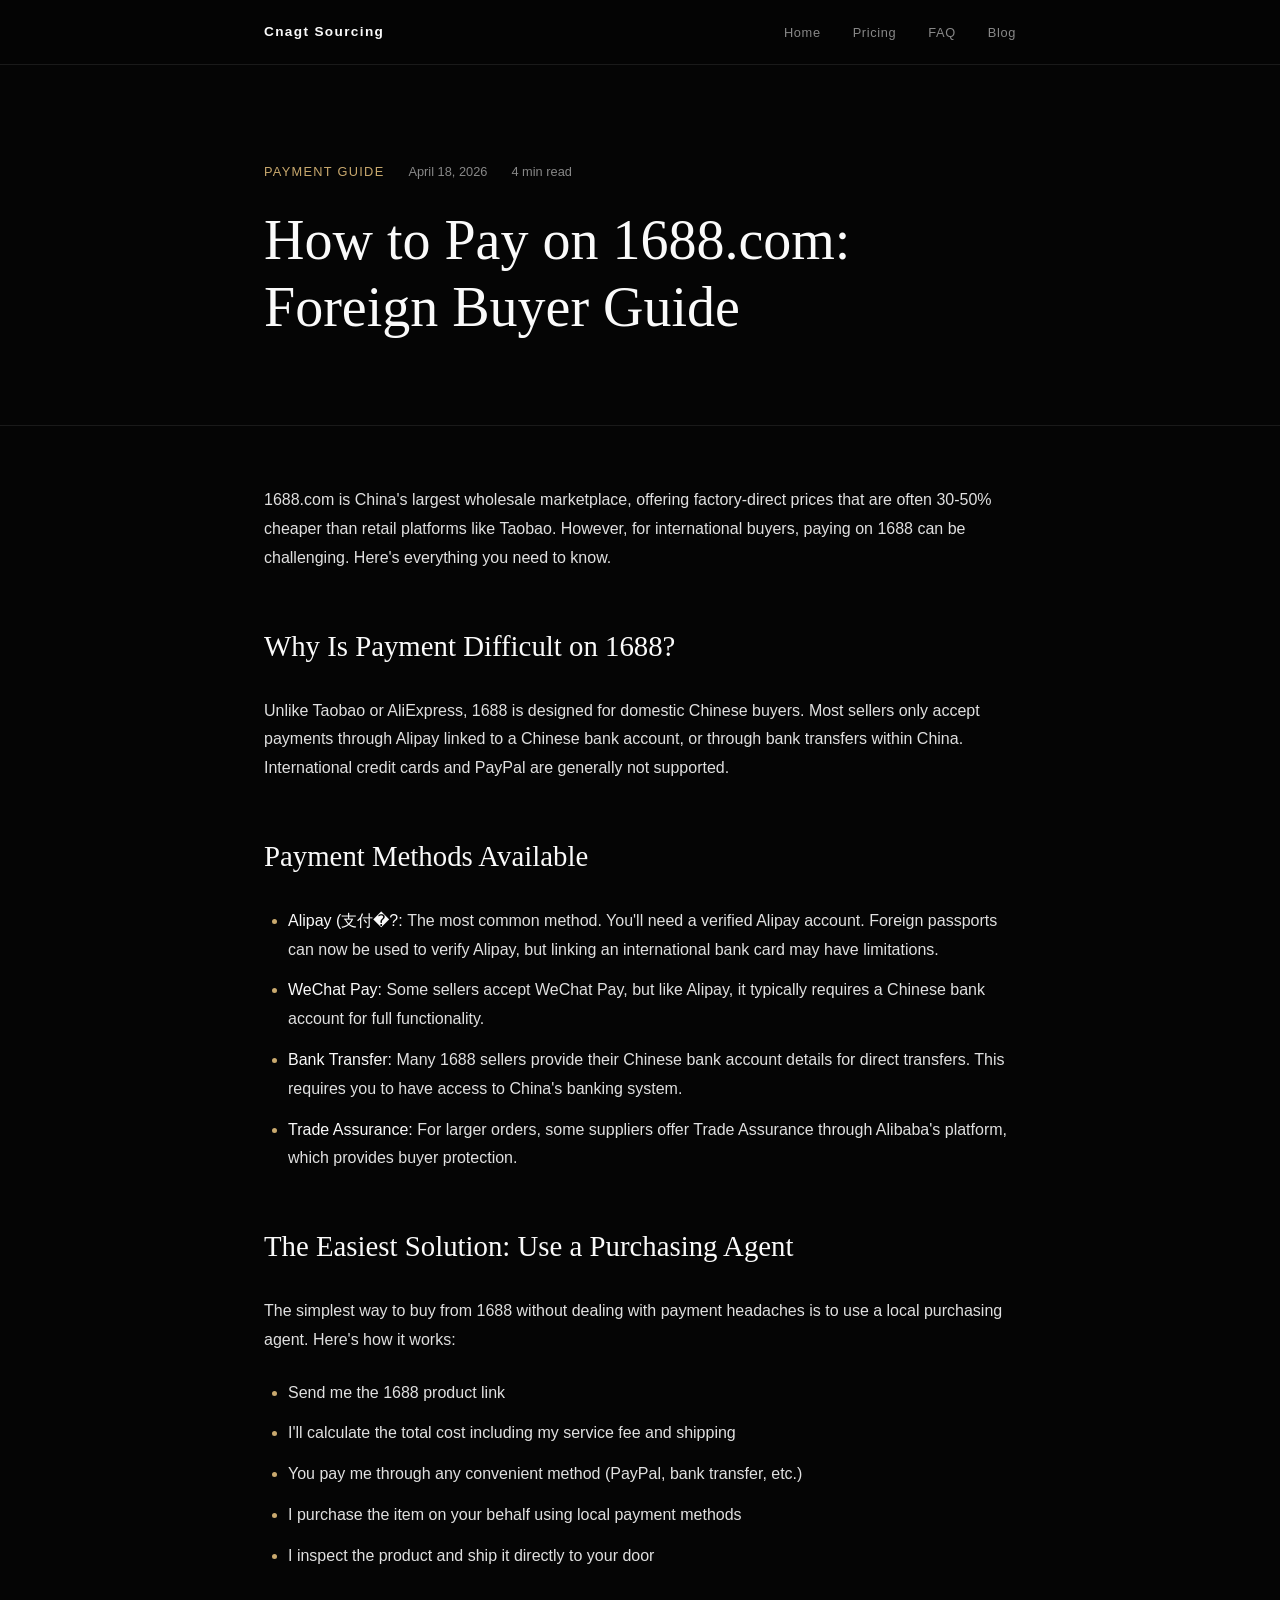
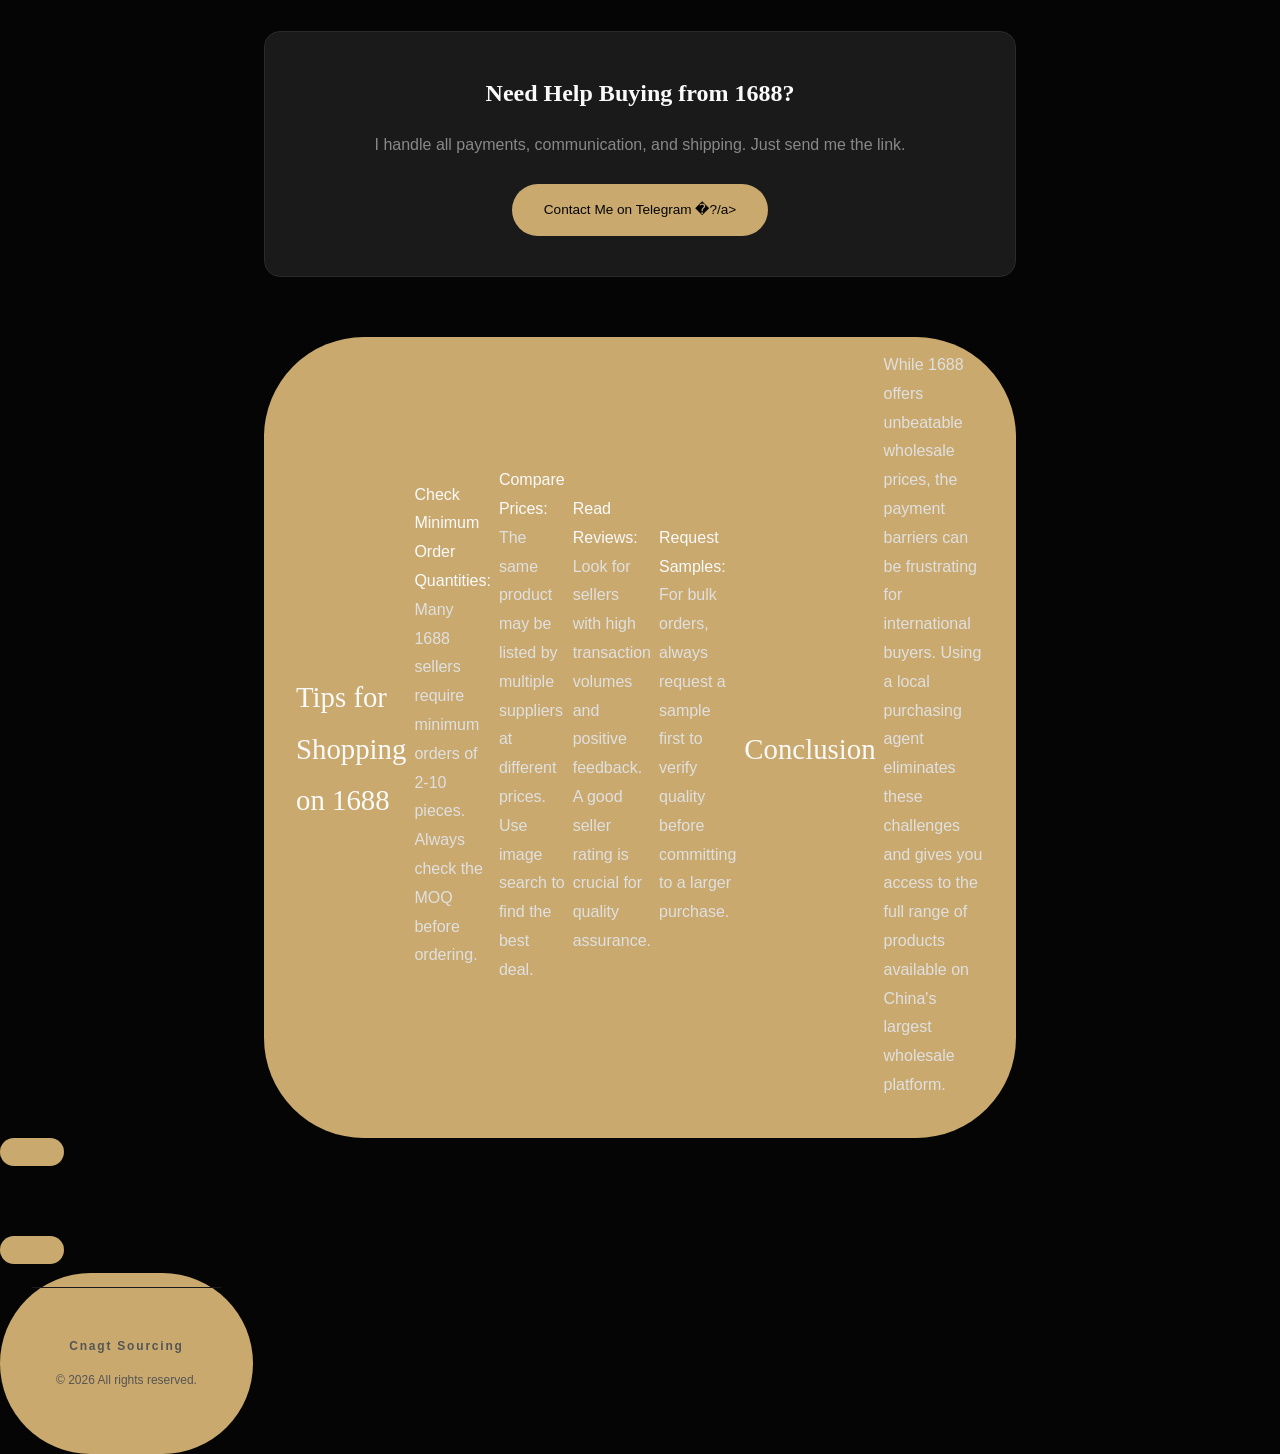
<file: blog/how-to-pay-on-1688/index.html>
<!DOCTYPE html><html lang="en" data-astro-cid-iesdcgxr> <head><meta charset="UTF-8"><meta name="viewport" content="width=device-width, initial-scale=1.0"><meta name="theme-color" content="#050505"><title>How to Pay on 1688.com: Foreign Buyer Guide | Cnagt</title><meta name="description" content="Learn the best payment methods for 1688.com when you don't have a Chinese bank account or Alipay. Complete guide for foreign buyers."><meta name="keywords" content="how to pay on 1688, 1688 payment guide, buy from 1688 without chinese bank account, 1688 payment methods, alipay 1688"><meta name="author" content="Cnagt Sourcing"><meta name="robots" content="index, follow, max-image-preview:large, max-snippet:-1, max-video-preview:-1"><link rel="canonical" href="https://cnagt.com/blog/how-to-pay-on-1688/"><!-- Favicon --><link rel="icon" type="image/svg+xml" href="../favicon.svg"><link rel="apple-touch-icon" href="../og-image.jpg"><meta property="og:type" content="article"><meta property="og:title" content="How to Pay on 1688.com: Foreign Buyer Guide"><meta property="og:description" content="Learn the best payment methods for 1688.com when you don't have a Chinese bank account or Alipay. Complete guide for foreign buyers."><meta property="og:locale" content="en_US"><meta property="og:url" content="https://cnagt.com/blog/how-to-pay-on-1688/"><meta property="og:image" content="https://cnagt.com/og-image.jpg"><meta property="og:image:width" content="1200"><meta property="og:image:height" content="630"><meta property="og:image:alt" content="How to Pay on 1688.com: Foreign Buyer Guide"><meta property="og:site_name" content="Cnagt Sourcing"><meta property="article:published_time" content="2026-04-18T00:00:00Z"><meta property="article:author" content="Cnagt Sourcing"><meta property="article:section" content="Payment Guide"><!-- Twitter --><meta name="twitter:card" content="summary_large_image"><meta name="twitter:title" content="How to Pay on 1688.com: Foreign Buyer Guide"><meta name="twitter:description" content="Learn the best payment methods for 1688.com when you don't have a Chinese bank account or Alipay. Complete guide for foreign buyers."><meta name="twitter:image" content="https://cnagt.com/og-image.jpg"><meta name="twitter:image:alt" content="How to Pay on 1688.com: Foreign Buyer Guide"><!-- Hreflang for international targeting --><link rel="alternate" hreflang="en" href="https://cnagt.com/blog/how-to-pay-on-1688/"><link rel="alternate" hreflang="x-default" href="https://cnagt.com/blog/how-to-pay-on-1688/"><!-- Preconnect for performance --><link rel="preconnect" href="https://fonts.googleapis.com"><link rel="preconnect" href="https://fonts.gstatic.com" crossorigin><link rel="dns-prefetch" href="https://www.googletagmanager.com"><link rel="preload" href="https://fonts.googleapis.com/css2?family=Inter:wght@200;300;400;500;600;700&family=Cormorant+Garamond:ital,wght@0,300;0,400;0,500;0,600;0,700;1,300;1,400;1,500&display=swap" rel="stylesheet"><!-- JSON-LD ArticleSchema --><script type="application/ld+json">{"@context":"https://schema.org","@type":"Article","headline":"How to Pay on 1688.com: Foreign Buyer Guide","description":"Learn the best payment methods for 1688.com when you don't have a Chinese bank account or Alipay. Complete guide for foreign buyers.","datePublished":"2026-04-18","dateModified":"2026-04-18","author":{"@type":"Organization","name":"Cnagt Sourcing","url":"https://cnagt.com"},"publisher":{"@id":"https://cnagt.com/#localbusiness"},"image":"https://cnagt.com/og-image.jpg","url":"https://cnagt.com/blog/how-to-pay-on-1688/","isPartOf":{"@id":"https://cnagt.com/#website"},"keywords":["1688 payment","china sourcing","buy from china"],"articleSection":"Payment Guide"}</script><!-- JSON-LD BreadcrumbList --><script type="application/ld+json">{"@context":"https://schema.org","@type":"BreadcrumbList","itemListElement":[{"@type":"ListItem","position":1,"name":"Home","item":"https://cnagt.com/"},{"@type":"ListItem","position":2,"name":"Blog","item":"https://cnagt.com/blog/"},{"@type":"ListItem","position":3,"name":"How to Pay on 1688.com: Foreign Buyer Guide","item":"https://cnagt.com/blog/how-to-pay-on-1688/"}]}</script><!-- Google Analytics 4 --><script async src="https://www.googletagmanager.com/gtag/js?id=G-13KP92K35J"></script><script>
    window.dataLayer = window.dataLayer || [];
    function gtag(){dataLayer.push(arguments);}
    gtag('js', new Date());
    gtag('config', 'G-13KP92K35J');
  </script><style>:root{--gold: #C9A96E;--gold-light: #D4BC8B;--gold-dark: #A88B52;--black: #050505;--black-2: #0A0A0A;--black-3: #111111;--gray-1: #1A1A1A;--gray-2: #2A2A2A;--gray-3: #555555;--gray-4: #888888;--white: #FAFAFA;--white-dim: #E0E0E0}[data-astro-cid-iesdcgxr]{margin:0;padding:0;box-sizing:border-box}body{font-family:Inter,-apple-system,sans-serif;background:var(--black);color:var(--white-dim);line-height:1.8;-webkit-font-smoothing:antialiased}.container[data-astro-cid-iesdcgxr]{max-width:800px;margin:0 auto;padding:0 24px}nav[data-astro-cid-iesdcgxr]{position:fixed;top:0;left:0;right:0;z-index:100;background:#050505e6;backdrop-filter:blur(20px);border-bottom:1px solid var(--gray-1)}.nav-inner[data-astro-cid-iesdcgxr]{display:flex;align-items:center;justify-content:space-between;height:64px}.nav-logo[data-astro-cid-iesdcgxr]{font-size:.85rem;font-weight:600;letter-spacing:.1em;color:var(--white);text-decoration:none}.nav-links[data-astro-cid-iesdcgxr]{display:flex;gap:32px;list-style:none}.nav-links[data-astro-cid-iesdcgxr] a[data-astro-cid-iesdcgxr]{font-size:.8rem;font-weight:400;letter-spacing:.05em;color:var(--gray-4);text-decoration:none;transition:color .3s ease}.nav-links[data-astro-cid-iesdcgxr] a[data-astro-cid-iesdcgxr]:hover{color:var(--white)}.article-header[data-astro-cid-iesdcgxr]{padding:160px 0 60px;border-bottom:1px solid var(--gray-1)}.article-meta[data-astro-cid-iesdcgxr]{display:flex;gap:24px;margin-bottom:24px;font-size:.8rem;color:var(--gray-4)}.article-category[data-astro-cid-iesdcgxr]{color:var(--gold);font-weight:500;letter-spacing:.1em;text-transform:uppercase}h1[data-astro-cid-iesdcgxr]{font-family:Cormorant Garamond,serif;font-size:clamp(2rem,5vw,3.5rem);font-weight:400;color:var(--white);line-height:1.2;margin-bottom:24px}.article-content[data-astro-cid-iesdcgxr]{padding:60px 0}.article-content[data-astro-cid-iesdcgxr] h2[data-astro-cid-iesdcgxr]{font-family:Cormorant Garamond,serif;font-size:1.8rem;font-weight:400;color:var(--white);margin:48px 0 24px}.article-content[data-astro-cid-iesdcgxr] p[data-astro-cid-iesdcgxr]{margin-bottom:24px;font-size:1rem;font-weight:300;color:var(--white-dim)}.article-content[data-astro-cid-iesdcgxr] ul[data-astro-cid-iesdcgxr]{margin:24px 0;padding-left:24px}.article-content[data-astro-cid-iesdcgxr] li[data-astro-cid-iesdcgxr]{margin-bottom:12px;font-size:1rem;font-weight:300}.article-content[data-astro-cid-iesdcgxr] li[data-astro-cid-iesdcgxr]::marker{color:var(--gold)}.article-content[data-astro-cid-iesdcgxr] strong[data-astro-cid-iesdcgxr]{color:var(--white);font-weight:500}.cta-box[data-astro-cid-iesdcgxr]{background:var(--gray-1);border:1px solid var(--gray-2);border-radius:16px;padding:40px;margin:60px 0;text-align:center}.cta-box[data-astro-cid-iesdcgxr] h3[data-astro-cid-iesdcgxr]{font-family:Cormorant Garamond,serif;font-size:1.5rem;color:var(--white);margin-bottom:16px}.cta-box[data-astro-cid-iesdcgxr] p[data-astro-cid-iesdcgxr]{color:var(--gray-4);margin-bottom:24px}.cta-btn[data-astro-cid-iesdcgxr]{display:inline-flex;align-items:center;gap:8px;padding:14px 32px;border-radius:100px;font-size:.85rem;font-weight:500;text-decoration:none;background:var(--gold);color:var(--black);transition:all .3s ease}.cta-btn[data-astro-cid-iesdcgxr]:hover{transform:translateY(-2px);box-shadow:0 8px 30px #c9a96e4d}footer[data-astro-cid-iesdcgxr]{padding:48px 0;border-top:1px solid var(--gray-1);text-align:center}.footer-brand[data-astro-cid-iesdcgxr]{font-size:.75rem;font-weight:600;letter-spacing:.15em;color:var(--gray-3);margin-bottom:12px}footer[data-astro-cid-iesdcgxr] p[data-astro-cid-iesdcgxr]{font-size:.75rem;color:var(--gray-3)}@media(max-width:768px){.container[data-astro-cid-iesdcgxr]{padding:0 20px}.article-header[data-astro-cid-iesdcgxr]{padding:120px 0 40px}.article-content[data-astro-cid-iesdcgxr]{padding:40px 0}.cta-box[data-astro-cid-iesdcgxr]{padding:32px 24px}}
</style></head> <body data-astro-cid-iesdcgxr> <nav data-astro-cid-iesdcgxr> <div class="container" data-astro-cid-iesdcgxr> <div class="nav-inner" data-astro-cid-iesdcgxr> <a href="../" class="nav-logo" data-astro-cid-iesdcgxr>Cnagt Sourcing</a> <ul class="nav-links" data-astro-cid-iesdcgxr> <li data-astro-cid-iesdcgxr><a href="../" data-astro-cid-iesdcgxr>Home</a></li> <li data-astro-cid-iesdcgxr><a href="../pricing/" data-astro-cid-iesdcgxr>Pricing</a></li> <li data-astro-cid-iesdcgxr><a href="../faq/" data-astro-cid-iesdcgxr>FAQ</a></li> <li data-astro-cid-iesdcgxr><a href="../blog/" data-astro-cid-iesdcgxr>Blog</a></li> </ul> </div> </div> </nav> <article data-astro-cid-iesdcgxr> <header class="article-header" data-astro-cid-iesdcgxr> <div class="container" data-astro-cid-iesdcgxr> <div class="article-meta" data-astro-cid-iesdcgxr> <span class="article-category" data-astro-cid-iesdcgxr>Payment Guide</span> <span data-astro-cid-iesdcgxr>April 18, 2026</span> <span data-astro-cid-iesdcgxr>4 min read</span> </div> <h1 data-astro-cid-iesdcgxr>How to Pay on 1688.com: Foreign Buyer Guide</h1> </div> </header> <div class="article-content" data-astro-cid-iesdcgxr> <div class="container" data-astro-cid-iesdcgxr> <p data-astro-cid-iesdcgxr>1688.com is China's largest wholesale marketplace, offering factory-direct prices that are often 30-50% cheaper than retail platforms like Taobao. However, for international buyers, paying on 1688 can be challenging. Here's everything you need to know.</p> <h2 data-astro-cid-iesdcgxr>Why Is Payment Difficult on 1688?</h2> <p data-astro-cid-iesdcgxr>Unlike Taobao or AliExpress, 1688 is designed for domestic Chinese buyers. Most sellers only accept payments through Alipay linked to a Chinese bank account, or through bank transfers within China. International credit cards and PayPal are generally not supported.</p> <h2 data-astro-cid-iesdcgxr>Payment Methods Available</h2> <ul data-astro-cid-iesdcgxr> <li data-astro-cid-iesdcgxr><strong data-astro-cid-iesdcgxr>Alipay (支付�?:</strong> The most common method. You'll need a verified Alipay account. Foreign passports can now be used to verify Alipay, but linking an international bank card may have limitations.</li> <li data-astro-cid-iesdcgxr><strong data-astro-cid-iesdcgxr>WeChat Pay:</strong> Some sellers accept WeChat Pay, but like Alipay, it typically requires a Chinese bank account for full functionality.</li> <li data-astro-cid-iesdcgxr><strong data-astro-cid-iesdcgxr>Bank Transfer:</strong> Many 1688 sellers provide their Chinese bank account details for direct transfers. This requires you to have access to China's banking system.</li> <li data-astro-cid-iesdcgxr><strong data-astro-cid-iesdcgxr>Trade Assurance:</strong> For larger orders, some suppliers offer Trade Assurance through Alibaba's platform, which provides buyer protection.</li> </ul> <h2 data-astro-cid-iesdcgxr>The Easiest Solution: Use a Purchasing Agent</h2> <p data-astro-cid-iesdcgxr>The simplest way to buy from 1688 without dealing with payment headaches is to use a local purchasing agent. Here's how it works:</p> <ul data-astro-cid-iesdcgxr> <li data-astro-cid-iesdcgxr>Send me the 1688 product link</li> <li data-astro-cid-iesdcgxr>I'll calculate the total cost including my service fee and shipping</li> <li data-astro-cid-iesdcgxr>You pay me through any convenient method (PayPal, bank transfer, etc.)</li> <li data-astro-cid-iesdcgxr>I purchase the item on your behalf using local payment methods</li> <li data-astro-cid-iesdcgxr>I inspect the product and ship it directly to your door</li> </ul> <div class="cta-box" data-astro-cid-iesdcgxr> <h3 data-astro-cid-iesdcgxr>Need Help Buying from 1688?</h3> <p data-astro-cid-iesdcgxr>I handle all payments, communication, and shipping. Just send me the link.</p> <a href="https://t.me/xiuseng" class="cta-btn" data-astro-cid-iesdcgxr>Contact Me on Telegram �?/a>
</a></div><a href="https://t.me/xiuseng" class="cta-btn" data-astro-cid-iesdcgxr> <h2 data-astro-cid-iesdcgxr>Tips for Shopping on 1688</h2> <p data-astro-cid-iesdcgxr><strong data-astro-cid-iesdcgxr>Check Minimum Order Quantities:</strong> Many 1688 sellers require minimum orders of 2-10 pieces. Always check the MOQ before ordering.</p> <p data-astro-cid-iesdcgxr><strong data-astro-cid-iesdcgxr>Compare Prices:</strong> The same product may be listed by multiple suppliers at different prices. Use image search to find the best deal.</p> <p data-astro-cid-iesdcgxr><strong data-astro-cid-iesdcgxr>Read Reviews:</strong> Look for sellers with high transaction volumes and positive feedback. A good seller rating is crucial for quality assurance.</p> <p data-astro-cid-iesdcgxr><strong data-astro-cid-iesdcgxr>Request Samples:</strong> For bulk orders, always request a sample first to verify quality before committing to a larger purchase.</p> <h2 data-astro-cid-iesdcgxr>Conclusion</h2> <p data-astro-cid-iesdcgxr>While 1688 offers unbeatable wholesale prices, the payment barriers can be frustrating for international buyers. Using a local purchasing agent eliminates these challenges and gives you access to the full range of products available on China's largest wholesale platform.</p> </a></div><a href="https://t.me/xiuseng" class="cta-btn" data-astro-cid-iesdcgxr></a></div><a href="https://t.me/xiuseng" class="cta-btn" data-astro-cid-iesdcgxr></a></article><a href="https://t.me/xiuseng" class="cta-btn" data-astro-cid-iesdcgxr> <footer data-astro-cid-iesdcgxr> <div class="container" data-astro-cid-iesdcgxr> <div class="footer-brand" data-astro-cid-iesdcgxr>Cnagt Sourcing</div> <p data-astro-cid-iesdcgxr>&copy; 2026 All rights reserved.</p> </div> </footer> </a></body></html>
</file>
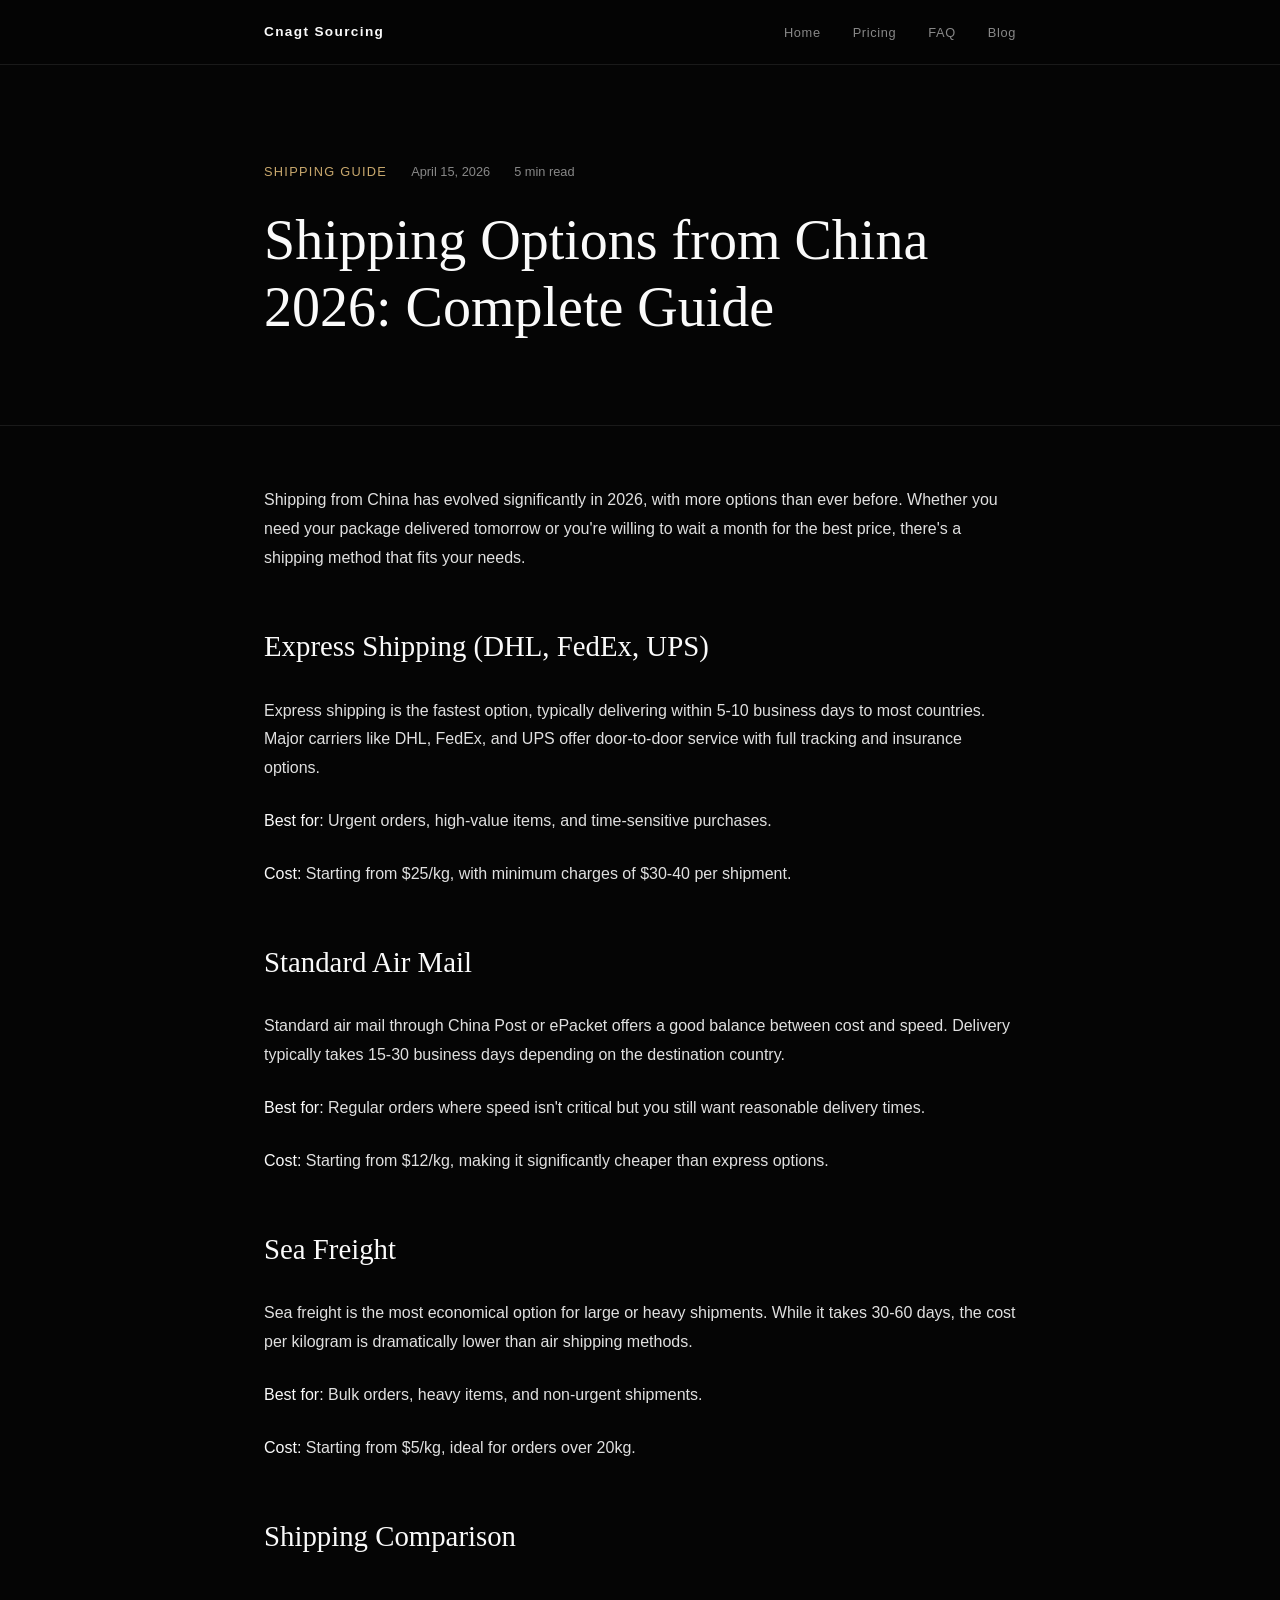
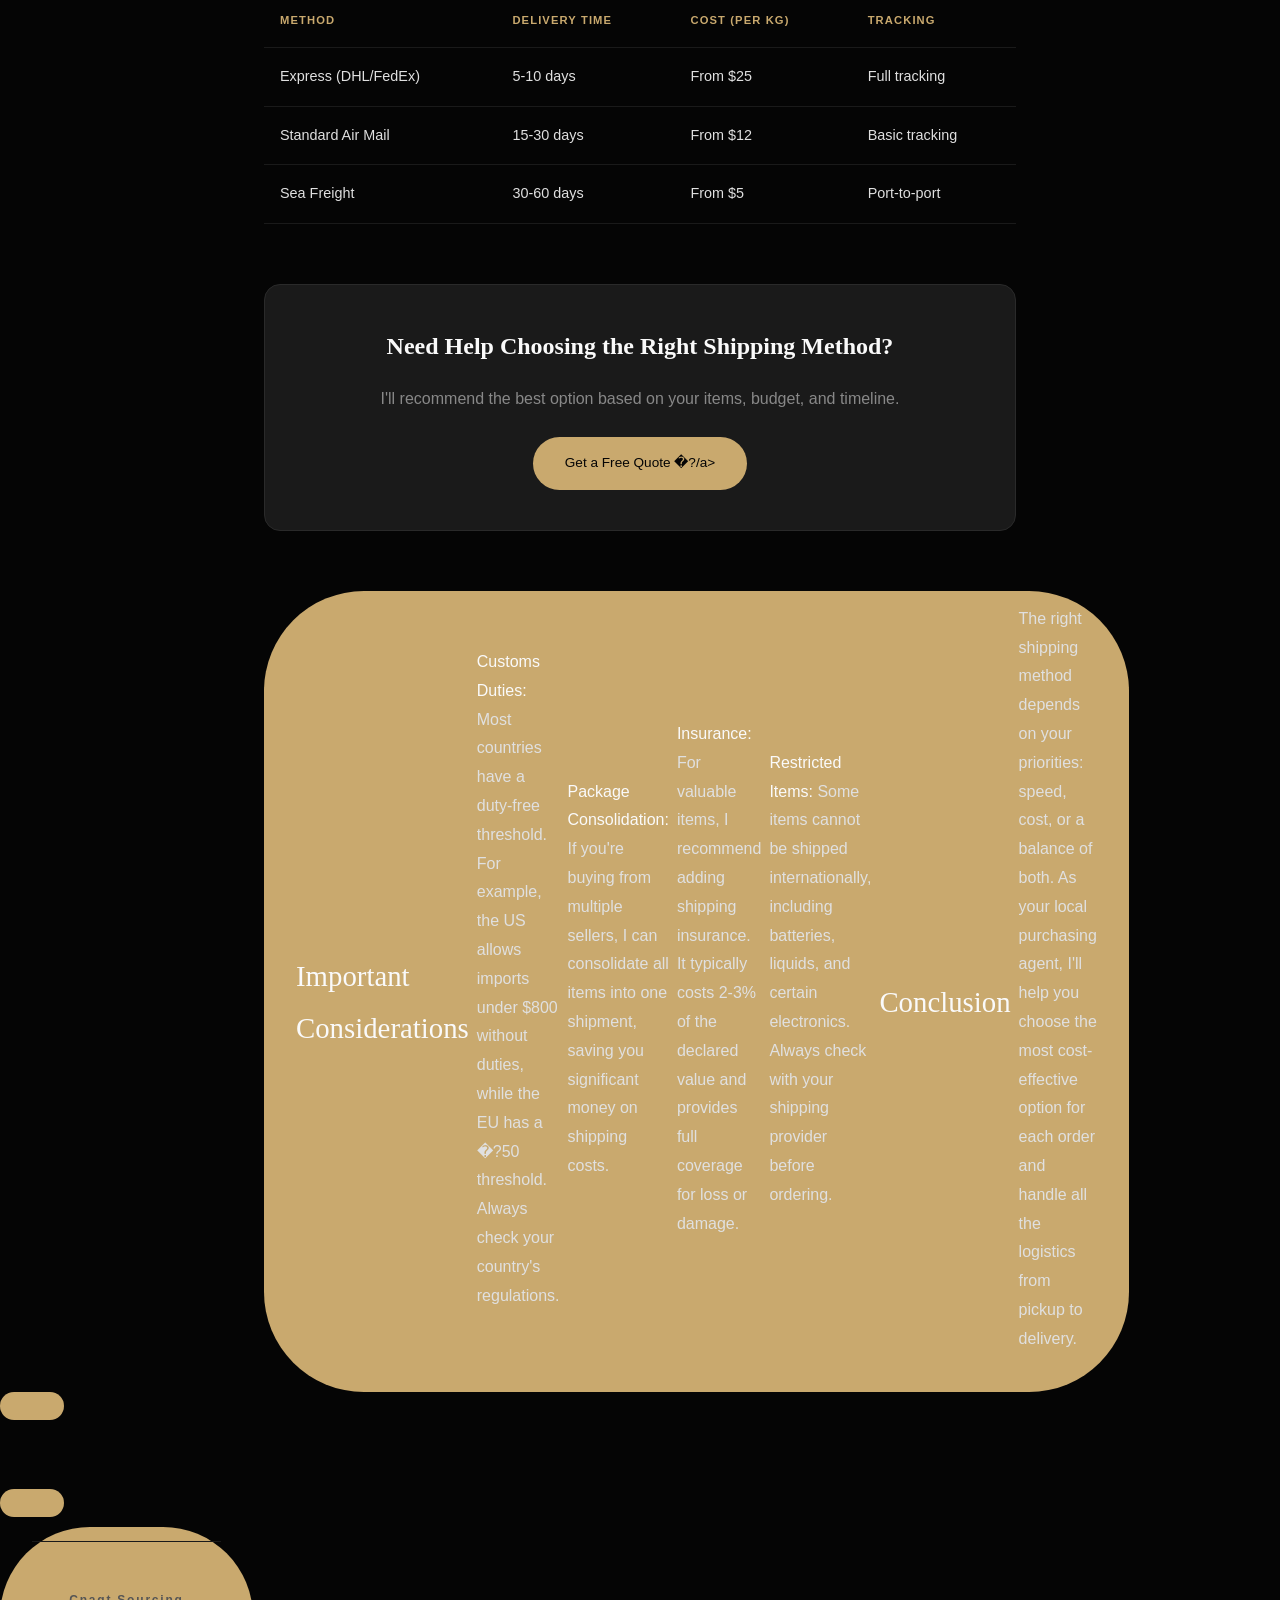
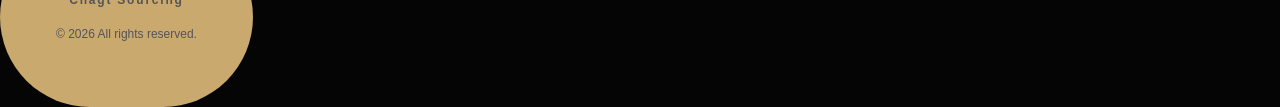
<file: blog/shipping-options-2026/index.html>
<!DOCTYPE html><html lang="en" data-astro-cid-vq37v5ok> <head><meta charset="UTF-8"><meta name="viewport" content="width=device-width, initial-scale=1.0"><meta name="theme-color" content="#050505"><title>Shipping Options from China 2026: Complete Guide | Cnagt</title><meta name="description" content="Compare all shipping methods from China to worldwide destinations in 2026. Find the best balance between speed and cost for your needs."><meta name="keywords" content="shipping from china 2026, china shipping methods, DHL from china, sea freight china, air mail china, express shipping china"><meta name="author" content="Cnagt Sourcing"><meta name="robots" content="index, follow, max-image-preview:large, max-snippet:-1, max-video-preview:-1"><link rel="canonical" href="https://cnagt.com/blog/shipping-options-2026/"><!-- Favicon --><link rel="icon" type="image/svg+xml" href="../favicon.svg"><link rel="apple-touch-icon" href="../og-image.jpg"><meta property="og:type" content="article"><meta property="og:title" content="Shipping Options from China 2026: Complete Guide"><meta property="og:description" content="Compare all shipping methods from China to worldwide destinations in 2026. Find the best balance between speed and cost for your needs."><meta property="og:locale" content="en_US"><meta property="og:url" content="https://cnagt.com/blog/shipping-options-2026/"><meta property="og:image" content="https://cnagt.com/og-image.jpg"><meta property="og:image:width" content="1200"><meta property="og:image:height" content="630"><meta property="og:image:alt" content="Shipping Options from China 2026: Complete Guide"><meta property="og:site_name" content="Cnagt Sourcing"><meta property="article:published_time" content="2026-04-15T00:00:00Z"><meta property="article:author" content="Cnagt Sourcing"><meta property="article:section" content="Shipping Guide"><!-- Twitter --><meta name="twitter:card" content="summary_large_image"><meta name="twitter:title" content="Shipping Options from China 2026: Complete Guide"><meta name="twitter:description" content="Compare all shipping methods from China to worldwide destinations in 2026. Find the best balance between speed and cost for your needs."><meta name="twitter:image" content="https://cnagt.com/og-image.jpg"><meta name="twitter:image:alt" content="Shipping Options from China 2026: Complete Guide"><!-- Hreflang for international targeting --><link rel="alternate" hreflang="en" href="https://cnagt.com/blog/shipping-options-2026/"><link rel="alternate" hreflang="x-default" href="https://cnagt.com/blog/shipping-options-2026/"><!-- Preconnect for performance --><link rel="preconnect" href="https://fonts.googleapis.com"><link rel="preconnect" href="https://fonts.gstatic.com" crossorigin><link rel="dns-prefetch" href="https://www.googletagmanager.com"><link rel="preload" href="https://fonts.googleapis.com/css2?family=Inter:wght@200;300;400;500;600;700&family=Cormorant+Garamond:ital,wght@0,300;0,400;0,500;0,600;0,700;1,300;1,400;1,500&display=swap" rel="stylesheet"><!-- JSON-LD ArticleSchema --><script type="application/ld+json">{"@context":"https://schema.org","@type":"Article","headline":"Shipping Options from China 2026: Complete Guide","description":"Compare all shipping methods from China to worldwide destinations in 2026. Find the best balance between speed and cost for your needs.","datePublished":"2026-04-15","dateModified":"2026-04-15","author":{"@type":"Organization","name":"Cnagt Sourcing","url":"https://cnagt.com"},"publisher":{"@id":"https://cnagt.com/#localbusiness"},"image":"https://cnagt.com/og-image.jpg","url":"https://cnagt.com/blog/shipping-options-2026/","isPartOf":{"@id":"https://cnagt.com/#website"},"keywords":["shipping from china","china logistics","international shipping"],"articleSection":"Shipping Guide"}</script><!-- JSON-LD BreadcrumbList --><script type="application/ld+json">{"@context":"https://schema.org","@type":"BreadcrumbList","itemListElement":[{"@type":"ListItem","position":1,"name":"Home","item":"https://cnagt.com/"},{"@type":"ListItem","position":2,"name":"Blog","item":"https://cnagt.com/blog/"},{"@type":"ListItem","position":3,"name":"Shipping Options from China 2026: Complete Guide","item":"https://cnagt.com/blog/shipping-options-2026/"}]}</script><!-- Google Analytics 4 --><script async src="https://www.googletagmanager.com/gtag/js?id=G-13KP92K35J"></script><script>
    window.dataLayer = window.dataLayer || [];
    function gtag(){dataLayer.push(arguments);}
    gtag('js', new Date());
    gtag('config', 'G-13KP92K35J');
  </script><link rel="stylesheet" href="../../assets/shipping.css"></head> <body data-astro-cid-vq37v5ok> <nav data-astro-cid-vq37v5ok> <div class="container" data-astro-cid-vq37v5ok> <div class="nav-inner" data-astro-cid-vq37v5ok> <a href="../" class="nav-logo" data-astro-cid-vq37v5ok>Cnagt Sourcing</a> <ul class="nav-links" data-astro-cid-vq37v5ok> <li data-astro-cid-vq37v5ok><a href="../" data-astro-cid-vq37v5ok>Home</a></li> <li data-astro-cid-vq37v5ok><a href="../pricing/" data-astro-cid-vq37v5ok>Pricing</a></li> <li data-astro-cid-vq37v5ok><a href="../faq/" data-astro-cid-vq37v5ok>FAQ</a></li> <li data-astro-cid-vq37v5ok><a href="../blog/" data-astro-cid-vq37v5ok>Blog</a></li> </ul> </div> </div> </nav> <article data-astro-cid-vq37v5ok> <header class="article-header" data-astro-cid-vq37v5ok> <div class="container" data-astro-cid-vq37v5ok> <div class="article-meta" data-astro-cid-vq37v5ok> <span class="article-category" data-astro-cid-vq37v5ok>Shipping Guide</span> <span data-astro-cid-vq37v5ok>April 15, 2026</span> <span data-astro-cid-vq37v5ok>5 min read</span> </div> <h1 data-astro-cid-vq37v5ok>Shipping Options from China 2026: Complete Guide</h1> </div> </header> <div class="article-content" data-astro-cid-vq37v5ok> <div class="container" data-astro-cid-vq37v5ok> <p data-astro-cid-vq37v5ok>Shipping from China has evolved significantly in 2026, with more options than ever before. Whether you need your package delivered tomorrow or you're willing to wait a month for the best price, there's a shipping method that fits your needs.</p> <h2 data-astro-cid-vq37v5ok>Express Shipping (DHL, FedEx, UPS)</h2> <p data-astro-cid-vq37v5ok>Express shipping is the fastest option, typically delivering within 5-10 business days to most countries. Major carriers like DHL, FedEx, and UPS offer door-to-door service with full tracking and insurance options.</p> <p data-astro-cid-vq37v5ok><strong data-astro-cid-vq37v5ok>Best for:</strong> Urgent orders, high-value items, and time-sensitive purchases.</p> <p data-astro-cid-vq37v5ok><strong data-astro-cid-vq37v5ok>Cost:</strong> Starting from $25/kg, with minimum charges of $30-40 per shipment.</p> <h2 data-astro-cid-vq37v5ok>Standard Air Mail</h2> <p data-astro-cid-vq37v5ok>Standard air mail through China Post or ePacket offers a good balance between cost and speed. Delivery typically takes 15-30 business days depending on the destination country.</p> <p data-astro-cid-vq37v5ok><strong data-astro-cid-vq37v5ok>Best for:</strong> Regular orders where speed isn't critical but you still want reasonable delivery times.</p> <p data-astro-cid-vq37v5ok><strong data-astro-cid-vq37v5ok>Cost:</strong> Starting from $12/kg, making it significantly cheaper than express options.</p> <h2 data-astro-cid-vq37v5ok>Sea Freight</h2> <p data-astro-cid-vq37v5ok>Sea freight is the most economical option for large or heavy shipments. While it takes 30-60 days, the cost per kilogram is dramatically lower than air shipping methods.</p> <p data-astro-cid-vq37v5ok><strong data-astro-cid-vq37v5ok>Best for:</strong> Bulk orders, heavy items, and non-urgent shipments.</p> <p data-astro-cid-vq37v5ok><strong data-astro-cid-vq37v5ok>Cost:</strong> Starting from $5/kg, ideal for orders over 20kg.</p> <h2 data-astro-cid-vq37v5ok>Shipping Comparison</h2> <table class="comparison-table" data-astro-cid-vq37v5ok> <thead data-astro-cid-vq37v5ok> <tr data-astro-cid-vq37v5ok> <th data-astro-cid-vq37v5ok>Method</th> <th data-astro-cid-vq37v5ok>Delivery Time</th> <th data-astro-cid-vq37v5ok>Cost (per kg)</th> <th data-astro-cid-vq37v5ok>Tracking</th> </tr> </thead> <tbody data-astro-cid-vq37v5ok> <tr data-astro-cid-vq37v5ok> <td data-astro-cid-vq37v5ok>Express (DHL/FedEx)</td> <td data-astro-cid-vq37v5ok>5-10 days</td> <td data-astro-cid-vq37v5ok>From $25</td> <td data-astro-cid-vq37v5ok>Full tracking</td> </tr> <tr data-astro-cid-vq37v5ok> <td data-astro-cid-vq37v5ok>Standard Air Mail</td> <td data-astro-cid-vq37v5ok>15-30 days</td> <td data-astro-cid-vq37v5ok>From $12</td> <td data-astro-cid-vq37v5ok>Basic tracking</td> </tr> <tr data-astro-cid-vq37v5ok> <td data-astro-cid-vq37v5ok>Sea Freight</td> <td data-astro-cid-vq37v5ok>30-60 days</td> <td data-astro-cid-vq37v5ok>From $5</td> <td data-astro-cid-vq37v5ok>Port-to-port</td> </tr> </tbody> </table> <div class="cta-box" data-astro-cid-vq37v5ok> <h3 data-astro-cid-vq37v5ok>Need Help Choosing the Right Shipping Method?</h3> <p data-astro-cid-vq37v5ok>I'll recommend the best option based on your items, budget, and timeline.</p> <a href="https://t.me/xiuseng" class="cta-btn" data-astro-cid-vq37v5ok>Get a Free Quote �?/a>
</a></div><a href="https://t.me/xiuseng" class="cta-btn" data-astro-cid-vq37v5ok> <h2 data-astro-cid-vq37v5ok>Important Considerations</h2> <p data-astro-cid-vq37v5ok><strong data-astro-cid-vq37v5ok>Customs Duties:</strong> Most countries have a duty-free threshold. For example, the US allows imports under $800 without duties, while the EU has a �?50 threshold. Always check your country's regulations.</p> <p data-astro-cid-vq37v5ok><strong data-astro-cid-vq37v5ok>Package Consolidation:</strong> If you're buying from multiple sellers, I can consolidate all items into one shipment, saving you significant money on shipping costs.</p> <p data-astro-cid-vq37v5ok><strong data-astro-cid-vq37v5ok>Insurance:</strong> For valuable items, I recommend adding shipping insurance. It typically costs 2-3% of the declared value and provides full coverage for loss or damage.</p> <p data-astro-cid-vq37v5ok><strong data-astro-cid-vq37v5ok>Restricted Items:</strong> Some items cannot be shipped internationally, including batteries, liquids, and certain electronics. Always check with your shipping provider before ordering.</p> <h2 data-astro-cid-vq37v5ok>Conclusion</h2> <p data-astro-cid-vq37v5ok>The right shipping method depends on your priorities: speed, cost, or a balance of both. As your local purchasing agent, I'll help you choose the most cost-effective option for each order and handle all the logistics from pickup to delivery.</p> </a></div><a href="https://t.me/xiuseng" class="cta-btn" data-astro-cid-vq37v5ok></a></div><a href="https://t.me/xiuseng" class="cta-btn" data-astro-cid-vq37v5ok></a></article><a href="https://t.me/xiuseng" class="cta-btn" data-astro-cid-vq37v5ok> <footer data-astro-cid-vq37v5ok> <div class="container" data-astro-cid-vq37v5ok> <div class="footer-brand" data-astro-cid-vq37v5ok>Cnagt Sourcing</div> <p data-astro-cid-vq37v5ok>&copy; 2026 All rights reserved.</p> </div> </footer> </a></body></html>
</file>
<file: assets/main.css>
:root{--gold: #C9A96E;--gold-light: #D4BC8B;--gold-dark: #A88B52;--black: #050505;--black-2: #0A0A0A;--black-3: #111111;--gray-1: #1A1A1A;--gray-2: #2A2A2A;--gray-3: #555555;--gray-4: #888888;--white: #FAFAFA;--white-dim: #E0E0E0;--telegram: #2AABEE;--wechat: #07C160;--phone: #E53935}[data-astro-cid-j7pv25f6]{margin:0;padding:0;box-sizing:border-box}html{scroll-behavior:smooth}body{font-family:Inter,-apple-system,sans-serif;color:var(--white-dim);line-height:1.6;background:var(--black);overflow-x:hidden;-webkit-font-smoothing:antialiased;-moz-osx-font-smoothing:grayscale}.container[data-astro-cid-j7pv25f6]{max-width:1400px;margin:0 auto;padding:0 48px}.fade-up[data-astro-cid-j7pv25f6]{opacity:0;transform:translateY(40px);transition:opacity .8s ease,transform .8s ease}.fade-up[data-astro-cid-j7pv25f6].visible{opacity:1;transform:translateY(0)}nav[data-astro-cid-j7pv25f6]{position:fixed;top:0;left:0;right:0;z-index:100;background:#050505e6;backdrop-filter:blur(20px);border-bottom:1px solid var(--gray-1)}.nav-inner[data-astro-cid-j7pv25f6]{display:flex;align-items:center;justify-content:space-between;height:64px}.nav-logo[data-astro-cid-j7pv25f6]{font-size:.85rem;font-weight:600;letter-spacing:.1em;color:var(--white);text-decoration:none}.nav-links[data-astro-cid-j7pv25f6]{display:flex;gap:32px;list-style:none}.nav-links[data-astro-cid-j7pv25f6] a[data-astro-cid-j7pv25f6]{font-size:.8rem;font-weight:400;letter-spacing:.05em;color:var(--gray-4);text-decoration:none;transition:color .3s ease}.nav-links[data-astro-cid-j7pv25f6] a[data-astro-cid-j7pv25f6]:hover{color:var(--white)}.hero[data-astro-cid-j7pv25f6]{position:relative;min-height:100vh;display:flex;align-items:center;background:var(--black);overflow:hidden}.hero[data-astro-cid-j7pv25f6]:after{content:"";position:absolute;top:0;right:0;width:50%;height:100%;background:radial-gradient(ellipse at center right,rgba(201,169,110,.06) 0%,transparent 60%);pointer-events:none}.hero[data-astro-cid-j7pv25f6] .container[data-astro-cid-j7pv25f6]{position:relative;z-index:1;padding:160px 0 100px}.hero-label[data-astro-cid-j7pv25f6]{display:inline-flex;align-items:center;gap:12px;font-size:.75rem;font-weight:500;letter-spacing:.2em;text-transform:uppercase;color:var(--gold);margin-bottom:32px}.hero-label[data-astro-cid-j7pv25f6]:before{content:"";width:40px;height:1px;background:var(--gold)}.hero[data-astro-cid-j7pv25f6] h1[data-astro-cid-j7pv25f6]{font-family:Cormorant Garamond,serif;font-size:clamp(3rem,8vw,7rem);font-weight:300;line-height:1.05;letter-spacing:-.01em;margin-bottom:24px;max-width:900px}.hero[data-astro-cid-j7pv25f6] h1[data-astro-cid-j7pv25f6] em[data-astro-cid-j7pv25f6]{font-style:italic;color:var(--gold)}.hero-subtitle[data-astro-cid-j7pv25f6]{font-size:clamp(1rem,1.5vw,1.15rem);font-weight:300;color:var(--gray-4);max-width:500px;line-height:1.8;margin-bottom:48px}.hero-note[data-astro-cid-j7pv25f6]{display:flex;align-items:flex-start;gap:12px;padding:20px 24px;background:var(--gray-1);border:1px solid var(--gray-2);border-radius:12px;margin-bottom:48px;max-width:520px}.hero-note-icon[data-astro-cid-j7pv25f6]{font-size:1.2rem;flex-shrink:0;margin-top:2px}.hero-note[data-astro-cid-j7pv25f6] span[data-astro-cid-j7pv25f6]:last-child{font-size:.85rem;font-weight:300;color:var(--gray-4);line-height:1.7}.contact-bar[data-astro-cid-j7pv25f6]{display:flex;gap:12px;flex-wrap:wrap;margin-bottom:32px}.contact-btn[data-astro-cid-j7pv25f6]{display:inline-flex;align-items:center;gap:10px;padding:14px 28px;border-radius:100px;font-size:.85rem;font-weight:500;letter-spacing:.02em;text-decoration:none;transition:all .4s cubic-bezier(.4,0,.2,1);background:transparent;border:1px solid var(--gray-3);color:var(--white)}.contact-btn[data-astro-cid-j7pv25f6]:hover{transform:translateY(-2px);border-color:var(--white)}.contact-btn[data-astro-cid-j7pv25f6].telegram:hover{border-color:var(--telegram);color:var(--telegram);box-shadow:0 8px 30px #2aabee26}.contact-btn[data-astro-cid-j7pv25f6].wechat:hover{border-color:var(--wechat);color:var(--wechat);box-shadow:0 8px 30px #07c16026}.contact-btn[data-astro-cid-j7pv25f6].phone:hover{border-color:var(--gold);color:var(--gold)}.contact-btn[data-astro-cid-j7pv25f6] .icon[data-astro-cid-j7pv25f6]{width:20px;height:20px;flex-shrink:0}.contact-btn[data-astro-cid-j7pv25f6] small[data-astro-cid-j7pv25f6]{font-size:.7rem;font-weight:400;opacity:.6;margin-left:4px}.copy-toast[data-astro-cid-j7pv25f6]{position:fixed;bottom:32px;left:50%;transform:translate(-50%) translateY(20px);background:var(--gold);color:var(--black);padding:12px 24px;border-radius:100px;font-size:.85rem;font-weight:500;opacity:0;transition:all .3s ease;z-index:1000;pointer-events:none}.copy-toast[data-astro-cid-j7pv25f6].show{opacity:1;transform:translate(-50%) translateY(0)}.faq-link[data-astro-cid-j7pv25f6]{display:inline-flex;align-items:center;gap:8px;margin-top:32px;font-size:.85rem;font-weight:400;color:var(--gray-4);text-decoration:none;transition:color .3s ease}.faq-link[data-astro-cid-j7pv25f6]:hover{color:var(--gold)}.faq-link[data-astro-cid-j7pv25f6] svg[data-astro-cid-j7pv25f6]{transition:transform .3s ease}.faq-link[data-astro-cid-j7pv25f6]:hover svg[data-astro-cid-j7pv25f6]{transform:translate(4px)}.page-links[data-astro-cid-j7pv25f6]{display:flex;align-items:center;justify-content:center;gap:24px;margin-top:24px;flex-wrap:wrap}.page-link[data-astro-cid-j7pv25f6]{display:inline-flex;align-items:center;gap:8px;padding:12px 24px;border-radius:100px;font-size:.8rem;font-weight:500;letter-spacing:.02em;text-decoration:none;transition:all .4s cubic-bezier(.4,0,.2,1);background:transparent;border:1px solid var(--gray-2);color:var(--white-dim)}.page-link[data-astro-cid-j7pv25f6]:hover{transform:translateY(-2px);border-color:var(--gold);color:var(--gold);box-shadow:0 8px 30px #c9a96e26}.page-link[data-astro-cid-j7pv25f6] svg[data-astro-cid-j7pv25f6]{width:16px;height:16px;transition:transform .3s ease}.page-link[data-astro-cid-j7pv25f6]:hover svg[data-astro-cid-j7pv25f6]{transform:translate(4px)}.divider[data-astro-cid-j7pv25f6]{width:100%;height:1px;background:linear-gradient(90deg,transparent,var(--gray-2),transparent)}.services[data-astro-cid-j7pv25f6]{padding:160px 0;background:var(--black)}.section-header[data-astro-cid-j7pv25f6]{display:flex;justify-content:space-between;align-items:flex-end;margin-bottom:80px;flex-wrap:wrap;gap:24px}.section-number[data-astro-cid-j7pv25f6]{font-size:.7rem;font-weight:500;letter-spacing:.15em;color:var(--gold);margin-bottom:16px}.section-title[data-astro-cid-j7pv25f6]{font-family:Cormorant Garamond,serif;font-size:clamp(2rem,4vw,3.5rem);font-weight:400;letter-spacing:-.02em;color:var(--white)}.section-desc[data-astro-cid-j7pv25f6]{font-size:.9rem;font-weight:300;color:var(--gray-4);max-width:300px;line-height:1.7}.services-grid[data-astro-cid-j7pv25f6]{display:grid;grid-template-columns:repeat(3,1fr);gap:1px;background:var(--gray-2)}.service-card[data-astro-cid-j7pv25f6]{background:var(--black);padding:56px 40px;transition:all .5s ease;position:relative;overflow:hidden}.service-card[data-astro-cid-j7pv25f6]:before{content:"";position:absolute;top:0;left:0;width:100%;height:2px;background:var(--gold);transform:scaleX(0);transform-origin:left;transition:transform .5s ease}.service-card[data-astro-cid-j7pv25f6]:hover:before{transform:scaleX(1)}.service-card[data-astro-cid-j7pv25f6]:hover{background:var(--black-2)}.service-card[data-astro-cid-j7pv25f6] .icon[data-astro-cid-j7pv25f6]{color:var(--gold);margin-bottom:20px;display:inline-block}.service-card[data-astro-cid-j7pv25f6] .icon[data-astro-cid-j7pv25f6] svg[data-astro-cid-j7pv25f6]{display:block}.service-card[data-astro-cid-j7pv25f6] h3[data-astro-cid-j7pv25f6]{font-size:1.1rem;font-weight:500;margin-bottom:16px;color:var(--white);letter-spacing:-.01em}.service-card[data-astro-cid-j7pv25f6] p[data-astro-cid-j7pv25f6]{font-size:.85rem;font-weight:300;color:var(--gray-4);line-height:1.8}.how-it-works[data-astro-cid-j7pv25f6]{padding:160px 0;background:var(--black-2)}.steps[data-astro-cid-j7pv25f6]{display:grid;grid-template-columns:repeat(4,1fr);gap:48px}.step[data-astro-cid-j7pv25f6]{position:relative;padding-top:32px}.step[data-astro-cid-j7pv25f6]:before{content:"";position:absolute;top:0;left:0;width:48px;height:1px;background:var(--gold)}.step-num[data-astro-cid-j7pv25f6]{font-family:Cormorant Garamond,serif;font-size:3rem;font-weight:300;color:var(--gray-2);margin-bottom:24px;line-height:1}.step[data-astro-cid-j7pv25f6] h3[data-astro-cid-j7pv25f6]{font-size:1rem;font-weight:500;margin-bottom:12px;color:var(--white)}.step[data-astro-cid-j7pv25f6] p[data-astro-cid-j7pv25f6]{font-size:.85rem;font-weight:300;color:var(--gray-4);line-height:1.7}.cta[data-astro-cid-j7pv25f6]{padding:200px 0;text-align:center;background:var(--black);position:relative}.cta[data-astro-cid-j7pv25f6]:before{content:"";position:absolute;bottom:0;left:50%;transform:translate(-50%);width:60%;height:50%;background:radial-gradient(ellipse at center,rgba(201,169,110,.08) 0%,transparent 70%);pointer-events:none}.cta[data-astro-cid-j7pv25f6] .container[data-astro-cid-j7pv25f6]{position:relative;z-index:1}.cta-label[data-astro-cid-j7pv25f6]{font-size:.7rem;font-weight:500;letter-spacing:.2em;text-transform:uppercase;color:var(--gold);margin-bottom:32px}.cta[data-astro-cid-j7pv25f6] h2[data-astro-cid-j7pv25f6]{font-family:Playfair Display,serif;font-size:clamp(2.5rem,5vw,4rem);font-weight:400;margin-bottom:24px;letter-spacing:-.02em}.cta[data-astro-cid-j7pv25f6] p[data-astro-cid-j7pv25f6]{font-size:1rem;font-weight:300;color:var(--gray-4);margin-bottom:48px;max-width:500px;margin-left:auto;margin-right:auto;line-height:1.7}.cta[data-astro-cid-j7pv25f6] .contact-bar[data-astro-cid-j7pv25f6]{justify-content:center}.why-choose[data-astro-cid-j7pv25f6]{padding:160px 0;background:var(--black-2)}.why-grid[data-astro-cid-j7pv25f6]{display:grid;grid-template-columns:repeat(3,1fr);gap:48px}.why-card[data-astro-cid-j7pv25f6]{text-align:center;padding:48px 32px;border:1px solid var(--gray-2);border-radius:16px;transition:all .4s ease}.why-card[data-astro-cid-j7pv25f6]:hover{border-color:var(--gold);transform:translateY(-4px);box-shadow:0 20px 60px #c9a96e1a}.why-icon[data-astro-cid-j7pv25f6]{color:var(--gold);margin-bottom:24px;display:inline-flex}.why-card[data-astro-cid-j7pv25f6] h3[data-astro-cid-j7pv25f6]{font-size:1.1rem;font-weight:500;margin-bottom:12px;color:var(--white)}.why-card[data-astro-cid-j7pv25f6] p[data-astro-cid-j7pv25f6]{font-size:.85rem;font-weight:300;color:var(--gray-4);line-height:1.7}.platforms[data-astro-cid-j7pv25f6]{padding:160px 0;background:var(--black)}.platforms-grid[data-astro-cid-j7pv25f6]{display:grid;grid-template-columns:repeat(3,1fr);gap:24px}.platform-card[data-astro-cid-j7pv25f6]{padding:32px;border:1px solid var(--gray-2);border-radius:12px;transition:all .3s ease}.platform-card[data-astro-cid-j7pv25f6]:hover{border-color:var(--gold-dark);background:var(--black-2)}.platform-card[data-astro-cid-j7pv25f6] h3[data-astro-cid-j7pv25f6]{font-size:1rem;font-weight:500;margin-bottom:8px;color:var(--white)}.platform-card[data-astro-cid-j7pv25f6] h3[data-astro-cid-j7pv25f6] a[data-astro-cid-j7pv25f6]{color:var(--gold);text-decoration:none;border-bottom:1px solid transparent;transition:all .3s ease}.platform-card[data-astro-cid-j7pv25f6] h3[data-astro-cid-j7pv25f6] a[data-astro-cid-j7pv25f6]:hover{border-bottom-color:var(--gold)}.platform-card[data-astro-cid-j7pv25f6] p[data-astro-cid-j7pv25f6]{font-size:.8rem;font-weight:300;color:var(--gray-4);line-height:1.6}.platform-card[data-astro-cid-j7pv25f6] p[data-astro-cid-j7pv25f6] a[data-astro-cid-j7pv25f6]{color:var(--gold-dark);text-decoration:none;font-size:.75rem;transition:color .3s ease}.platform-card[data-astro-cid-j7pv25f6] p[data-astro-cid-j7pv25f6] a[data-astro-cid-j7pv25f6]:hover{color:var(--gold)}footer[data-astro-cid-j7pv25f6]{background:var(--black);border-top:1px solid var(--gray-2);padding:48px 0}.footer-content[data-astro-cid-j7pv25f6]{display:flex;justify-content:space-between;align-items:center;flex-wrap:wrap;gap:24px}.footer-brand[data-astro-cid-j7pv25f6]{font-family:Playfair Display,serif;font-size:1.2rem;color:var(--white)}footer[data-astro-cid-j7pv25f6] p[data-astro-cid-j7pv25f6]{font-size:.8rem;color:var(--gray-4);font-weight:300}@media(max-width:1024px){.container[data-astro-cid-j7pv25f6]{padding:0 32px}.services-grid[data-astro-cid-j7pv25f6]{grid-template-columns:repeat(2,1fr)}.steps[data-astro-cid-j7pv25f6]{grid-template-columns:repeat(2,1fr);gap:40px}}@media(max-width:768px){.container[data-astro-cid-j7pv25f6]{padding:0 24px}.hero[data-astro-cid-j7pv25f6]{min-height:auto;padding:120px 0 80px}.hero[data-astro-cid-j7pv25f6] h1[data-astro-cid-j7pv25f6]{font-size:2.5rem}.services-grid[data-astro-cid-j7pv25f6]{grid-template-columns:1fr}.steps[data-astro-cid-j7pv25f6]{grid-template-columns:1fr;gap:32px}.section-header[data-astro-cid-j7pv25f6]{flex-direction:column;align-items:flex-start}.services[data-astro-cid-j7pv25f6],.how-it-works[data-astro-cid-j7pv25f6],.cta[data-astro-cid-j7pv25f6]{padding:100px 0}.contact-btn[data-astro-cid-j7pv25f6]{width:100%;justify-content:center}}.faq-section[data-astro-cid-j7pv25f6]{padding:160px 0;background:var(--black-2)}.faq-container[data-astro-cid-j7pv25f6]{max-width:800px;margin:0 auto}.faq-item[data-astro-cid-j7pv25f6]{border-bottom:1px solid var(--gray-2)}.faq-item[data-astro-cid-j7pv25f6]:first-child{border-top:1px solid var(--gray-2)}.faq-question[data-astro-cid-j7pv25f6]{width:100%;display:flex;align-items:center;justify-content:space-between;padding:24px 0;background:none;border:none;color:var(--white);font-size:1rem;font-weight:500;text-align:left;cursor:pointer;transition:color .3s ease}.faq-question[data-astro-cid-j7pv25f6]:hover{color:var(--gold)}.faq-question[data-astro-cid-j7pv25f6] svg[data-astro-cid-j7pv25f6]{flex-shrink:0;transition:transform .3s ease}.faq-question[data-astro-cid-j7pv25f6].active svg[data-astro-cid-j7pv25f6]{transform:rotate(180deg)}.faq-answer[data-astro-cid-j7pv25f6]{max-height:0;overflow:hidden;transition:max-height .3s ease,padding .3s ease}.faq-answer[data-astro-cid-j7pv25f6].open{max-height:300px;padding-bottom:24px}.faq-answer[data-astro-cid-j7pv25f6] p[data-astro-cid-j7pv25f6]{font-size:.9rem;font-weight:300;color:var(--gray-4);line-height:1.8}
</file>
<file: assets/layout.css>
:root{--gold: #C9A96E;--gold-light: #D4BC8B;--gold-dark: #A88B52;--black: #050505;--black-2: #0A0A0A;--black-3: #111111;--gray-1: #1A1A1A;--gray-2: #2A2A2A;--gray-3: #555555;--gray-4: #888888;--white: #FAFAFA;--white-dim: #E0E0E0;--telegram: #2AABEE;--wechat: #07C160;--phone: #E53935}[data-astro-cid-5tznm7mj]{margin:0;padding:0;box-sizing:border-box}html{scroll-behavior:smooth}body{font-family:Inter,-apple-system,sans-serif;background:var(--black);color:var(--white-dim);line-height:1.7;-webkit-font-smoothing:antialiased}.container[data-astro-cid-5tznm7mj]{max-width:1200px;margin:0 auto;padding:0 24px}nav[data-astro-cid-5tznm7mj]{position:fixed;top:0;left:0;right:0;z-index:100;background:#050505e6;backdrop-filter:blur(20px);border-bottom:1px solid var(--gray-1)}.nav-inner[data-astro-cid-5tznm7mj]{display:flex;align-items:center;justify-content:space-between;height:64px}.nav-logo[data-astro-cid-5tznm7mj]{font-size:.85rem;font-weight:600;letter-spacing:.1em;color:var(--white);text-decoration:none}.nav-links[data-astro-cid-5tznm7mj]{display:flex;gap:32px;list-style:none}.nav-links[data-astro-cid-5tznm7mj] a[data-astro-cid-5tznm7mj]{font-size:.8rem;font-weight:400;letter-spacing:.05em;color:var(--gray-4);text-decoration:none;transition:color .3s ease}.nav-links[data-astro-cid-5tznm7mj] a[data-astro-cid-5tznm7mj]:hover,.nav-links[data-astro-cid-5tznm7mj] a[data-astro-cid-5tznm7mj].active{color:var(--white)}.hero[data-astro-cid-5tznm7mj]{padding:160px 0 100px;text-align:center}.hero-label[data-astro-cid-5tznm7mj]{font-size:.7rem;font-weight:500;letter-spacing:.2em;color:var(--gold);margin-bottom:24px;display:inline-flex;align-items:center;gap:12px}.hero-label[data-astro-cid-5tznm7mj]:before{content:"";width:40px;height:1px;background:var(--gold)}.hero[data-astro-cid-5tznm7mj] h1[data-astro-cid-5tznm7mj]{font-family:Cormorant Garamond,serif;font-size:clamp(2.5rem,6vw,5rem);font-weight:300;line-height:1.1;letter-spacing:-.01em;margin-bottom:24px;color:var(--white)}.hero[data-astro-cid-5tznm7mj] p[data-astro-cid-5tznm7mj]{font-size:1rem;font-weight:300;color:var(--gray-4);max-width:600px;margin:0 auto}.blog-section[data-astro-cid-5tznm7mj]{padding:40px 0 100px}.blog-grid[data-astro-cid-5tznm7mj]{display:grid;grid-template-columns:repeat(3,1fr);gap:1px;background:var(--gray-1)}.blog-card[data-astro-cid-5tznm7mj]{background:var(--black-2);padding:40px 32px;display:flex;flex-direction:column;transition:background .4s ease;text-decoration:none;color:inherit}.blog-card[data-astro-cid-5tznm7mj]:hover{background:var(--black-3)}.blog-card[data-astro-cid-5tznm7mj]:before{content:"";width:100%;height:2px;background:var(--gold);transform:scaleX(0);transform-origin:left;transition:transform .4s ease}.blog-card[data-astro-cid-5tznm7mj]:hover:before{transform:scaleX(1)}.blog-meta[data-astro-cid-5tznm7mj]{display:flex;align-items:center;gap:16px;margin-bottom:20px}.blog-category[data-astro-cid-5tznm7mj]{font-size:.65rem;font-weight:600;letter-spacing:.1em;color:var(--gold);text-transform:uppercase;padding:4px 10px;border:1px solid var(--gold);border-radius:2px}.blog-date[data-astro-cid-5tznm7mj]{font-size:.75rem;color:var(--gray-4)}.blog-card[data-astro-cid-5tznm7mj] h2[data-astro-cid-5tznm7mj]{font-family:Cormorant Garamond,serif;font-size:1.5rem;font-weight:400;color:var(--white);margin-bottom:16px;line-height:1.3;transition:color .3s ease}.blog-card[data-astro-cid-5tznm7mj]:hover h2[data-astro-cid-5tznm7mj]{color:var(--gold)}.blog-card[data-astro-cid-5tznm7mj] p[data-astro-cid-5tznm7mj]{font-size:.85rem;color:var(--gray-4);line-height:1.7;flex-grow:1;margin-bottom:24px}.blog-read-time[data-astro-cid-5tznm7mj]{font-size:.75rem;color:var(--gray-3);display:flex;align-items:center;gap:8px}.blog-read-time[data-astro-cid-5tznm7mj] svg[data-astro-cid-5tznm7mj]{width:14px;height:14px}.cta[data-astro-cid-5tznm7mj]{padding:100px 0;text-align:center;border-top:1px solid var(--gray-1)}.cta-label[data-astro-cid-5tznm7mj]{font-size:.7rem;font-weight:500;letter-spacing:.15em;color:var(--gold);margin-bottom:16px}.cta[data-astro-cid-5tznm7mj] h2[data-astro-cid-5tznm7mj]{font-family:Cormorant Garamond,serif;font-size:clamp(2rem,4vw,3.5rem);font-weight:400;color:var(--white);margin-bottom:16px}.cta[data-astro-cid-5tznm7mj] p[data-astro-cid-5tznm7mj]{font-size:.9rem;color:var(--gray-4);margin-bottom:40px}.contact-bar[data-astro-cid-5tznm7mj]{display:flex;align-items:center;justify-content:center;gap:16px;flex-wrap:wrap}.contact-btn[data-astro-cid-5tznm7mj]{display:inline-flex;align-items:center;gap:10px;padding:14px 28px;border-radius:100px;font-size:.85rem;font-weight:500;letter-spacing:.02em;text-decoration:none;transition:all .4s cubic-bezier(.4,0,.2,1);background:transparent;border:1px solid var(--gray-3);color:var(--white)}.contact-btn[data-astro-cid-5tznm7mj]:hover{transform:translateY(-2px);border-color:var(--white)}.contact-btn[data-astro-cid-5tznm7mj].telegram:hover{border-color:var(--telegram);color:var(--telegram);box-shadow:0 8px 30px #2aabee26}.contact-btn[data-astro-cid-5tznm7mj].wechat:hover{border-color:var(--wechat);color:var(--wechat);box-shadow:0 8px 30px #07c16026}.contact-btn[data-astro-cid-5tznm7mj].phone:hover{border-color:var(--gold);color:var(--gold)}.contact-btn[data-astro-cid-5tznm7mj] .icon[data-astro-cid-5tznm7mj]{width:20px;height:20px;flex-shrink:0}footer[data-astro-cid-5tznm7mj]{padding:48px 0;border-top:1px solid var(--gray-1)}.footer-content[data-astro-cid-5tznm7mj]{text-align:center}.footer-brand[data-astro-cid-5tznm7mj]{font-size:.75rem;font-weight:600;letter-spacing:.15em;color:var(--gray-3);margin-bottom:12px}footer[data-astro-cid-5tznm7mj] p[data-astro-cid-5tznm7mj]{font-size:.75rem;color:var(--gray-3)}@media(max-width:1024px){.blog-grid[data-astro-cid-5tznm7mj]{grid-template-columns:repeat(2,1fr)}}@media(max-width:768px){.nav-links[data-astro-cid-5tznm7mj]{gap:20px}.hero[data-astro-cid-5tznm7mj]{padding:120px 0 60px}.blog-section[data-astro-cid-5tznm7mj]{padding:40px 0}.blog-grid[data-astro-cid-5tznm7mj]{grid-template-columns:1fr}.contact-btn[data-astro-cid-5tznm7mj]{width:100%;justify-content:center}}
</file>
<file: assets/guide.css>
:root{--gold: #C9A96E;--gold-light: #D4BC8B;--gold-dark: #A88B52;--black: #050505;--black-2: #0A0A0A;--black-3: #111111;--gray-1: #1A1A1A;--gray-2: #2A2A2A;--gray-3: #555555;--gray-4: #888888;--white: #FAFAFA;--white-dim: #E0E0E0;--telegram: #2AABEE;--wechat: #07C160;--phone: #E53935}[data-astro-cid-d7buufdx]{margin:0;padding:0;box-sizing:border-box}html{scroll-behavior:smooth}body{font-family:Inter,-apple-system,sans-serif;background:var(--black);color:var(--white-dim);line-height:1.7;-webkit-font-smoothing:antialiased}.container[data-astro-cid-d7buufdx]{max-width:1200px;margin:0 auto;padding:0 24px}nav[data-astro-cid-d7buufdx]{position:fixed;top:0;left:0;right:0;z-index:100;background:#050505e6;backdrop-filter:blur(20px);border-bottom:1px solid var(--gray-1)}.nav-inner[data-astro-cid-d7buufdx]{display:flex;align-items:center;justify-content:space-between;height:64px}.nav-logo[data-astro-cid-d7buufdx]{font-size:.85rem;font-weight:600;letter-spacing:.1em;color:var(--white);text-decoration:none}.nav-links[data-astro-cid-d7buufdx]{display:flex;gap:32px;list-style:none}.nav-links[data-astro-cid-d7buufdx] a[data-astro-cid-d7buufdx]{font-size:.8rem;font-weight:400;letter-spacing:.05em;color:var(--gray-4);text-decoration:none;transition:color .3s ease}.nav-links[data-astro-cid-d7buufdx] a[data-astro-cid-d7buufdx]:hover,.nav-links[data-astro-cid-d7buufdx] a[data-astro-cid-d7buufdx].active{color:var(--white)}.hero[data-astro-cid-d7buufdx]{padding:160px 0 100px;text-align:center}.hero-label[data-astro-cid-d7buufdx]{font-size:.7rem;font-weight:500;letter-spacing:.2em;color:var(--gold);margin-bottom:24px;display:inline-flex;align-items:center;gap:12px}.hero-label[data-astro-cid-d7buufdx]:before{content:"";width:40px;height:1px;background:var(--gold)}.hero[data-astro-cid-d7buufdx] h1[data-astro-cid-d7buufdx]{font-family:Cormorant Garamond,serif;font-size:clamp(2.5rem,6vw,5rem);font-weight:300;line-height:1.1;letter-spacing:-.01em;margin-bottom:24px;color:var(--white)}.hero[data-astro-cid-d7buufdx] p[data-astro-cid-d7buufdx]{font-size:1rem;font-weight:300;color:var(--gray-4);max-width:600px;margin:0 auto}.faq-section[data-astro-cid-d7buufdx]{padding:80px 0}.faq-category[data-astro-cid-d7buufdx]{margin-bottom:64px}.faq-category[data-astro-cid-d7buufdx]:last-child{margin-bottom:0}.faq-category-title[data-astro-cid-d7buufdx]{font-family:Cormorant Garamond,serif;font-size:1.8rem;font-weight:400;color:var(--gold);margin-bottom:32px;padding-bottom:16px;border-bottom:1px solid var(--gray-1)}.faq-item[data-astro-cid-d7buufdx]{border-bottom:1px solid var(--gray-1)}.faq-question[data-astro-cid-d7buufdx]{width:100%;background:none;border:none;padding:24px 0;display:flex;align-items:center;justify-content:space-between;cursor:pointer;text-align:left;font-size:1rem;font-weight:500;color:var(--white);transition:color .3s ease}.faq-question[data-astro-cid-d7buufdx]:hover{color:var(--gold)}.faq-icon[data-astro-cid-d7buufdx]{width:24px;height:24px;flex-shrink:0;margin-left:16px;transition:transform .3s ease}.faq-item[data-astro-cid-d7buufdx].active .faq-icon[data-astro-cid-d7buufdx]{transform:rotate(45deg)}.faq-answer[data-astro-cid-d7buufdx]{max-height:0;overflow:hidden;transition:max-height .4s ease,padding .4s ease}.faq-item[data-astro-cid-d7buufdx].active .faq-answer[data-astro-cid-d7buufdx]{max-height:500px;padding-bottom:24px}.faq-answer[data-astro-cid-d7buufdx] p[data-astro-cid-d7buufdx]{font-size:.9rem;color:var(--gray-4);line-height:1.8}.cta[data-astro-cid-d7buufdx]{padding:100px 0;text-align:center;border-top:1px solid var(--gray-1)}.cta-label[data-astro-cid-d7buufdx]{font-size:.7rem;font-weight:500;letter-spacing:.15em;color:var(--gold);margin-bottom:16px}.cta[data-astro-cid-d7buufdx] h2[data-astro-cid-d7buufdx]{font-family:Cormorant Garamond,serif;font-size:clamp(2rem,4vw,3.5rem);font-weight:400;color:var(--white);margin-bottom:16px}.cta[data-astro-cid-d7buufdx] p[data-astro-cid-d7buufdx]{font-size:.9rem;color:var(--gray-4);margin-bottom:40px}.contact-bar[data-astro-cid-d7buufdx]{display:flex;align-items:center;justify-content:center;gap:16px;flex-wrap:wrap}.contact-btn[data-astro-cid-d7buufdx]{display:inline-flex;align-items:center;gap:10px;padding:14px 28px;border-radius:100px;font-size:.85rem;font-weight:500;letter-spacing:.02em;text-decoration:none;transition:all .4s cubic-bezier(.4,0,.2,1);background:transparent;border:1px solid var(--gray-3);color:var(--white)}.contact-btn[data-astro-cid-d7buufdx]:hover{transform:translateY(-2px);border-color:var(--white)}.contact-btn[data-astro-cid-d7buufdx].telegram:hover{border-color:var(--telegram);color:var(--telegram);box-shadow:0 8px 30px #2aabee26}.contact-btn[data-astro-cid-d7buufdx].wechat:hover{border-color:var(--wechat);color:var(--wechat);box-shadow:0 8px 30px #07c16026}.contact-btn[data-astro-cid-d7buufdx].phone:hover{border-color:var(--gold);color:var(--gold)}.contact-btn[data-astro-cid-d7buufdx] .icon[data-astro-cid-d7buufdx]{width:20px;height:20px;flex-shrink:0}footer[data-astro-cid-d7buufdx]{padding:48px 0;border-top:1px solid var(--gray-1)}.footer-content[data-astro-cid-d7buufdx]{text-align:center}.footer-brand[data-astro-cid-d7buufdx]{font-size:.75rem;font-weight:600;letter-spacing:.15em;color:var(--gray-3);margin-bottom:12px}footer[data-astro-cid-d7buufdx] p[data-astro-cid-d7buufdx]{font-size:.75rem;color:var(--gray-3)}@media(max-width:768px){.nav-links[data-astro-cid-d7buufdx]{gap:20px}.hero[data-astro-cid-d7buufdx]{padding:120px 0 60px}.faq-section[data-astro-cid-d7buufdx]{padding:40px 0}.faq-category[data-astro-cid-d7buufdx]{margin-bottom:40px}.contact-btn[data-astro-cid-d7buufdx]{width:100%;justify-content:center}}
</file>
<file: assets/article.css>
:root{--gold: #C9A96E;--gold-light: #D4BC8B;--gold-dark: #A88B52;--black: #050505;--black-2: #0A0A0A;--black-3: #111111;--gray-1: #1A1A1A;--gray-2: #2A2A2A;--gray-3: #555555;--gray-4: #888888;--white: #FAFAFA;--white-dim: #E0E0E0;--telegram: #2AABEE;--wechat: #07C160;--phone: #E53935}[data-astro-cid-ym4a2o7m]{margin:0;padding:0;box-sizing:border-box}html{scroll-behavior:smooth}body{font-family:Inter,-apple-system,sans-serif;background:var(--black);color:var(--white-dim);line-height:1.7;-webkit-font-smoothing:antialiased}.container[data-astro-cid-ym4a2o7m]{max-width:1200px;margin:0 auto;padding:0 24px}nav[data-astro-cid-ym4a2o7m]{position:fixed;top:0;left:0;right:0;z-index:100;background:#050505e6;backdrop-filter:blur(20px);border-bottom:1px solid var(--gray-1)}.nav-inner[data-astro-cid-ym4a2o7m]{display:flex;align-items:center;justify-content:space-between;height:64px}.nav-logo[data-astro-cid-ym4a2o7m]{font-size:.85rem;font-weight:600;letter-spacing:.1em;color:var(--white);text-decoration:none}.nav-links[data-astro-cid-ym4a2o7m]{display:flex;gap:32px;list-style:none}.nav-links[data-astro-cid-ym4a2o7m] a[data-astro-cid-ym4a2o7m]{font-size:.8rem;font-weight:400;letter-spacing:.05em;color:var(--gray-4);text-decoration:none;transition:color .3s ease}.nav-links[data-astro-cid-ym4a2o7m] a[data-astro-cid-ym4a2o7m]:hover,.nav-links[data-astro-cid-ym4a2o7m] a[data-astro-cid-ym4a2o7m].active{color:var(--white)}.hero[data-astro-cid-ym4a2o7m]{padding:160px 0 100px;text-align:center}.hero-label[data-astro-cid-ym4a2o7m]{font-size:.7rem;font-weight:500;letter-spacing:.2em;color:var(--gold);margin-bottom:24px;display:inline-flex;align-items:center;gap:12px}.hero-label[data-astro-cid-ym4a2o7m]:before{content:"";width:40px;height:1px;background:var(--gold)}.hero[data-astro-cid-ym4a2o7m] h1[data-astro-cid-ym4a2o7m]{font-family:Cormorant Garamond,serif;font-size:clamp(2.5rem,6vw,5rem);font-weight:300;line-height:1.1;letter-spacing:-.01em;margin-bottom:24px;color:var(--white)}.hero[data-astro-cid-ym4a2o7m] p[data-astro-cid-ym4a2o7m]{font-size:1rem;font-weight:300;color:var(--gray-4);max-width:600px;margin:0 auto}.steps-section[data-astro-cid-ym4a2o7m]{padding:100px 0}.section-header[data-astro-cid-ym4a2o7m]{text-align:center;margin-bottom:80px}.section-number[data-astro-cid-ym4a2o7m]{font-size:.7rem;font-weight:500;letter-spacing:.15em;color:var(--gold);margin-bottom:16px}.section-title[data-astro-cid-ym4a2o7m]{font-family:Cormorant Garamond,serif;font-size:clamp(2rem,4vw,3.5rem);font-weight:400;letter-spacing:-.02em;color:var(--white)}.section-desc[data-astro-cid-ym4a2o7m]{font-size:.9rem;color:var(--gray-4);margin-top:16px}.steps-grid[data-astro-cid-ym4a2o7m]{display:grid;grid-template-columns:repeat(4,1fr);gap:1px;background:var(--gray-1)}.step-card[data-astro-cid-ym4a2o7m]{background:var(--black-2);padding:48px 32px;position:relative;transition:background .4s ease}.step-card[data-astro-cid-ym4a2o7m]:hover{background:var(--black-3)}.step-card[data-astro-cid-ym4a2o7m]:before{content:"";position:absolute;top:0;left:0;width:100%;height:2px;background:var(--gold);transform:scaleX(0);transform-origin:left;transition:transform .4s ease}.step-card[data-astro-cid-ym4a2o7m]:hover:before{transform:scaleX(1)}.step-icon[data-astro-cid-ym4a2o7m]{color:var(--gold);margin-bottom:24px}.step-icon[data-astro-cid-ym4a2o7m] svg[data-astro-cid-ym4a2o7m]{display:block}.step-num[data-astro-cid-ym4a2o7m]{font-family:Cormorant Garamond,serif;font-size:2.5rem;font-weight:300;color:var(--gray-2);margin-bottom:16px;line-height:1}.step-card[data-astro-cid-ym4a2o7m] h3[data-astro-cid-ym4a2o7m]{font-size:1.1rem;font-weight:500;color:var(--white);margin-bottom:16px}.step-card[data-astro-cid-ym4a2o7m] p[data-astro-cid-ym4a2o7m]{font-size:.85rem;color:var(--gray-4);line-height:1.7}.pricing-section[data-astro-cid-ym4a2o7m]{padding:100px 0;border-top:1px solid var(--gray-1)}.pricing-grid[data-astro-cid-ym4a2o7m]{display:grid;grid-template-columns:repeat(3,1fr);gap:1px;background:var(--gray-1)}.pricing-card[data-astro-cid-ym4a2o7m]{background:var(--black-2);padding:48px 32px;position:relative;transition:background .4s ease}.pricing-card[data-astro-cid-ym4a2o7m]:hover{background:var(--black-3)}.pricing-card[data-astro-cid-ym4a2o7m].highlighted{background:var(--gray-1)}.pricing-card[data-astro-cid-ym4a2o7m].highlighted:hover{background:var(--gray-2)}.pricing-badge[data-astro-cid-ym4a2o7m]{position:absolute;top:0;right:32px;background:var(--gold);color:var(--black);font-size:.65rem;font-weight:600;letter-spacing:.1em;padding:6px 12px;text-transform:uppercase}.pricing-name[data-astro-cid-ym4a2o7m]{font-size:.7rem;font-weight:500;letter-spacing:.15em;color:var(--gold);margin-bottom:8px;text-transform:uppercase}.pricing-desc[data-astro-cid-ym4a2o7m]{font-size:.85rem;color:var(--gray-4);margin-bottom:24px}.pricing-fee[data-astro-cid-ym4a2o7m]{font-family:Cormorant Garamond,serif;font-size:3rem;font-weight:400;color:var(--white);margin-bottom:4px}.pricing-fee-note[data-astro-cid-ym4a2o7m]{font-size:.8rem;color:var(--gray-4);margin-bottom:32px}.pricing-features[data-astro-cid-ym4a2o7m]{list-style:none;padding:0}.pricing-features[data-astro-cid-ym4a2o7m] li[data-astro-cid-ym4a2o7m]{font-size:.85rem;color:var(--white-dim);padding:12px 0;border-bottom:1px solid var(--gray-1);display:flex;align-items:center;gap:12px}.pricing-features[data-astro-cid-ym4a2o7m] li[data-astro-cid-ym4a2o7m]:last-child{border-bottom:none}.pricing-features[data-astro-cid-ym4a2o7m] li[data-astro-cid-ym4a2o7m]:before{content:"";width:6px;height:6px;background:var(--gold);border-radius:50%;flex-shrink:0}.shipping-section[data-astro-cid-ym4a2o7m]{padding:100px 0;border-top:1px solid var(--gray-1)}.shipping-table[data-astro-cid-ym4a2o7m]{width:100%;border-collapse:collapse}.shipping-table[data-astro-cid-ym4a2o7m] th[data-astro-cid-ym4a2o7m],.shipping-table[data-astro-cid-ym4a2o7m] td[data-astro-cid-ym4a2o7m]{padding:20px 24px;text-align:left;border-bottom:1px solid var(--gray-1)}.shipping-table[data-astro-cid-ym4a2o7m] th[data-astro-cid-ym4a2o7m]{font-size:.7rem;font-weight:500;letter-spacing:.15em;color:var(--gold);text-transform:uppercase}.shipping-table[data-astro-cid-ym4a2o7m] td[data-astro-cid-ym4a2o7m]{font-size:.9rem;color:var(--white-dim)}.shipping-table[data-astro-cid-ym4a2o7m] tr[data-astro-cid-ym4a2o7m]:hover td[data-astro-cid-ym4a2o7m]{background:var(--black-3)}.cta[data-astro-cid-ym4a2o7m]{padding:100px 0;text-align:center;border-top:1px solid var(--gray-1)}.cta-label[data-astro-cid-ym4a2o7m]{font-size:.7rem;font-weight:500;letter-spacing:.15em;color:var(--gold);margin-bottom:16px}.cta[data-astro-cid-ym4a2o7m] h2[data-astro-cid-ym4a2o7m]{font-family:Cormorant Garamond,serif;font-size:clamp(2rem,4vw,3.5rem);font-weight:400;color:var(--white);margin-bottom:16px}.cta[data-astro-cid-ym4a2o7m] p[data-astro-cid-ym4a2o7m]{font-size:.9rem;color:var(--gray-4);margin-bottom:40px}.contact-bar[data-astro-cid-ym4a2o7m]{display:flex;align-items:center;justify-content:center;gap:16px;flex-wrap:wrap}.contact-btn[data-astro-cid-ym4a2o7m]{display:inline-flex;align-items:center;gap:10px;padding:14px 28px;border-radius:100px;font-size:.85rem;font-weight:500;letter-spacing:.02em;text-decoration:none;transition:all .4s cubic-bezier(.4,0,.2,1);background:transparent;border:1px solid var(--gray-3);color:var(--white)}.contact-btn[data-astro-cid-ym4a2o7m]:hover{transform:translateY(-2px);border-color:var(--white)}.contact-btn[data-astro-cid-ym4a2o7m].telegram:hover{border-color:var(--telegram);color:var(--telegram);box-shadow:0 8px 30px #2aabee26}.contact-btn[data-astro-cid-ym4a2o7m].wechat:hover{border-color:var(--wechat);color:var(--wechat);box-shadow:0 8px 30px #07c16026}.contact-btn[data-astro-cid-ym4a2o7m].phone:hover{border-color:var(--gold);color:var(--gold)}.contact-btn[data-astro-cid-ym4a2o7m] .icon[data-astro-cid-ym4a2o7m]{width:20px;height:20px;flex-shrink:0}footer[data-astro-cid-ym4a2o7m]{padding:48px 0;border-top:1px solid var(--gray-1)}.footer-content[data-astro-cid-ym4a2o7m]{text-align:center}.footer-brand[data-astro-cid-ym4a2o7m]{font-size:.75rem;font-weight:600;letter-spacing:.15em;color:var(--gray-3);margin-bottom:12px}footer[data-astro-cid-ym4a2o7m] p[data-astro-cid-ym4a2o7m]{font-size:.75rem;color:var(--gray-3)}@media(max-width:1024px){.steps-grid[data-astro-cid-ym4a2o7m]{grid-template-columns:repeat(2,1fr)}.pricing-grid[data-astro-cid-ym4a2o7m]{grid-template-columns:1fr}}@media(max-width:768px){.nav-links[data-astro-cid-ym4a2o7m]{gap:20px}.hero[data-astro-cid-ym4a2o7m]{padding:120px 0 60px}.steps-section[data-astro-cid-ym4a2o7m],.pricing-section[data-astro-cid-ym4a2o7m],.shipping-section[data-astro-cid-ym4a2o7m]{padding:60px 0}.steps-grid[data-astro-cid-ym4a2o7m]{grid-template-columns:1fr}.section-header[data-astro-cid-ym4a2o7m]{margin-bottom:48px}.contact-btn[data-astro-cid-ym4a2o7m]{width:100%;justify-content:center}.shipping-table[data-astro-cid-ym4a2o7m] th[data-astro-cid-ym4a2o7m],.shipping-table[data-astro-cid-ym4a2o7m] td[data-astro-cid-ym4a2o7m]{padding:16px 12px;font-size:.8rem}}
</file>
<file: assets/scams.css>
:root{--gold: #C9A96E;--gold-light: #D4BC8B;--gold-dark: #A88B52;--black: #050505;--black-2: #0A0A0A;--black-3: #111111;--gray-1: #1A1A1A;--gray-2: #2A2A2A;--gray-3: #555555;--gray-4: #888888;--white: #FAFAFA;--white-dim: #E0E0E0}[data-astro-cid-esfqn2kp]{margin:0;padding:0;box-sizing:border-box}body{font-family:Inter,-apple-system,sans-serif;background:var(--black);color:var(--white-dim);line-height:1.8;-webkit-font-smoothing:antialiased}.container[data-astro-cid-esfqn2kp]{max-width:800px;margin:0 auto;padding:0 24px}nav[data-astro-cid-esfqn2kp]{position:fixed;top:0;left:0;right:0;z-index:100;background:#050505e6;backdrop-filter:blur(20px);border-bottom:1px solid var(--gray-1)}.nav-inner[data-astro-cid-esfqn2kp]{display:flex;align-items:center;justify-content:space-between;height:64px}.nav-logo[data-astro-cid-esfqn2kp]{font-size:.85rem;font-weight:600;letter-spacing:.1em;color:var(--white);text-decoration:none}.nav-links[data-astro-cid-esfqn2kp]{display:flex;gap:32px;list-style:none}.nav-links[data-astro-cid-esfqn2kp] a[data-astro-cid-esfqn2kp]{font-size:.8rem;font-weight:400;letter-spacing:.05em;color:var(--gray-4);text-decoration:none;transition:color .3s ease}.nav-links[data-astro-cid-esfqn2kp] a[data-astro-cid-esfqn2kp]:hover{color:var(--white)}.article-header[data-astro-cid-esfqn2kp]{padding:160px 0 60px;border-bottom:1px solid var(--gray-1)}.article-meta[data-astro-cid-esfqn2kp]{display:flex;gap:24px;margin-bottom:24px;font-size:.8rem;color:var(--gray-4)}.article-category[data-astro-cid-esfqn2kp]{color:var(--gold);font-weight:500;letter-spacing:.1em;text-transform:uppercase}h1[data-astro-cid-esfqn2kp]{font-family:Cormorant Garamond,serif;font-size:clamp(2rem,5vw,3.5rem);font-weight:400;color:var(--white);line-height:1.2;margin-bottom:24px}.article-content[data-astro-cid-esfqn2kp]{padding:60px 0}.article-content[data-astro-cid-esfqn2kp] h2[data-astro-cid-esfqn2kp]{font-family:Cormorant Garamond,serif;font-size:1.8rem;font-weight:400;color:var(--white);margin:48px 0 24px}.article-content[data-astro-cid-esfqn2kp] p[data-astro-cid-esfqn2kp]{margin-bottom:24px;font-size:1rem;font-weight:300;color:var(--white-dim)}.article-content[data-astro-cid-esfqn2kp] ul[data-astro-cid-esfqn2kp]{margin:24px 0;padding-left:24px}.article-content[data-astro-cid-esfqn2kp] li[data-astro-cid-esfqn2kp]{margin-bottom:12px;font-size:1rem;font-weight:300}.article-content[data-astro-cid-esfqn2kp] li[data-astro-cid-esfqn2kp]::marker{color:var(--gold)}.article-content[data-astro-cid-esfqn2kp] strong[data-astro-cid-esfqn2kp]{color:var(--white);font-weight:500}.warning-box[data-astro-cid-esfqn2kp]{background:#c9a96e1a;border-left:3px solid var(--gold);padding:24px;margin:32px 0}.warning-box[data-astro-cid-esfqn2kp] p[data-astro-cid-esfqn2kp]{margin:0;color:var(--white-dim)}.cta-box[data-astro-cid-esfqn2kp]{background:var(--gray-1);border:1px solid var(--gray-2);border-radius:16px;padding:40px;margin:60px 0;text-align:center}.cta-box[data-astro-cid-esfqn2kp] h3[data-astro-cid-esfqn2kp]{font-family:Cormorant Garamond,serif;font-size:1.5rem;color:var(--white);margin-bottom:16px}.cta-box[data-astro-cid-esfqn2kp] p[data-astro-cid-esfqn2kp]{color:var(--gray-4);margin-bottom:24px}.cta-btn[data-astro-cid-esfqn2kp]{display:inline-flex;align-items:center;gap:8px;padding:14px 32px;border-radius:100px;font-size:.85rem;font-weight:500;text-decoration:none;background:var(--gold);color:var(--black);transition:all .3s ease}.cta-btn[data-astro-cid-esfqn2kp]:hover{transform:translateY(-2px);box-shadow:0 8px 30px #c9a96e4d}footer[data-astro-cid-esfqn2kp]{padding:48px 0;border-top:1px solid var(--gray-1);text-align:center}.footer-brand[data-astro-cid-esfqn2kp]{font-size:.75rem;font-weight:600;letter-spacing:.15em;color:var(--gray-3);margin-bottom:12px}footer[data-astro-cid-esfqn2kp] p[data-astro-cid-esfqn2kp]{font-size:.75rem;color:var(--gray-3)}@media(max-width:768px){.container[data-astro-cid-esfqn2kp]{padding:0 20px}.article-header[data-astro-cid-esfqn2kp]{padding:120px 0 40px}.article-content[data-astro-cid-esfqn2kp]{padding:40px 0}.cta-box[data-astro-cid-esfqn2kp]{padding:32px 24px}}
</file>
<file: assets/faq.css>
:root{--gold: #C9A96E;--gold-light: #D4BC8B;--gold-dark: #A88B52;--black: #050505;--black-2: #0A0A0A;--black-3: #111111;--gray-1: #1A1A1A;--gray-2: #2A2A2A;--gray-3: #555555;--gray-4: #888888;--white: #FAFAFA;--white-dim: #E0E0E0;--telegram: #2AABEE;--wechat: #07C160;--phone: #E53935}[data-astro-cid-y6e2ycz2]{margin:0;padding:0;box-sizing:border-box}html{scroll-behavior:smooth}body{font-family:Inter,-apple-system,sans-serif;color:var(--white-dim);line-height:1.7;background:var(--black);-webkit-font-smoothing:antialiased}.container[data-astro-cid-y6e2ycz2]{max-width:1200px;margin:0 auto;padding:0 24px}nav[data-astro-cid-y6e2ycz2]{position:fixed;top:0;left:0;right:0;z-index:100;background:#050505e6;backdrop-filter:blur(20px);border-bottom:1px solid var(--gray-1)}.nav-inner[data-astro-cid-y6e2ycz2]{display:flex;align-items:center;justify-content:space-between;height:64px}.nav-logo[data-astro-cid-y6e2ycz2]{font-size:.85rem;font-weight:600;letter-spacing:.1em;color:var(--white);text-decoration:none}.nav-links[data-astro-cid-y6e2ycz2]{display:flex;gap:32px;list-style:none}.nav-links[data-astro-cid-y6e2ycz2] a[data-astro-cid-y6e2ycz2]{font-size:.8rem;font-weight:400;letter-spacing:.05em;color:var(--gray-4);text-decoration:none;transition:color .3s ease}.nav-links[data-astro-cid-y6e2ycz2] a[data-astro-cid-y6e2ycz2]:hover,.nav-links[data-astro-cid-y6e2ycz2] a[data-astro-cid-y6e2ycz2].active{color:var(--white)}.article-hero[data-astro-cid-y6e2ycz2]{padding:160px 0 80px;text-align:center;border-bottom:1px solid var(--gray-1)}.article-hero[data-astro-cid-y6e2ycz2] h1[data-astro-cid-y6e2ycz2]{font-family:Cormorant Garamond,serif;font-size:clamp(2rem,5vw,3.5rem);font-weight:400;color:var(--white);margin-bottom:24px;line-height:1.2}.article-meta[data-astro-cid-y6e2ycz2]{display:flex;align-items:center;justify-content:center;gap:24px;flex-wrap:wrap;margin-bottom:24px}.article-category[data-astro-cid-y6e2ycz2]{font-size:.7rem;font-weight:600;letter-spacing:.1em;color:var(--gold);text-transform:uppercase;padding:4px 12px;border:1px solid var(--gold);border-radius:2px}.article-date[data-astro-cid-y6e2ycz2],.article-read-time[data-astro-cid-y6e2ycz2]{font-size:.85rem;color:var(--gray-4)}.article-hero[data-astro-cid-y6e2ycz2] p[data-astro-cid-y6e2ycz2]{font-size:1.1rem;color:var(--gray-4);max-width:700px;margin:0 auto;line-height:1.8}.article-content[data-astro-cid-y6e2ycz2]{padding:80px 0;max-width:800px;margin:0 auto}.article-content[data-astro-cid-y6e2ycz2] h2[data-astro-cid-y6e2ycz2]{font-family:Cormorant Garamond,serif;font-size:clamp(1.5rem,3vw,2rem);font-weight:400;color:var(--white);margin:48px 0 24px;padding-bottom:12px;border-bottom:1px solid var(--gray-2)}.article-content[data-astro-cid-y6e2ycz2] h3[data-astro-cid-y6e2ycz2]{font-size:1.2rem;font-weight:500;color:var(--white);margin:32px 0 16px}.article-content[data-astro-cid-y6e2ycz2] p[data-astro-cid-y6e2ycz2]{font-size:1rem;color:var(--gray-4);line-height:1.9;margin-bottom:24px}.article-content[data-astro-cid-y6e2ycz2] ul[data-astro-cid-y6e2ycz2],.article-content[data-astro-cid-y6e2ycz2] ol[data-astro-cid-y6e2ycz2]{margin:24px 0;padding-left:24px}.article-content[data-astro-cid-y6e2ycz2] li[data-astro-cid-y6e2ycz2]{font-size:1rem;color:var(--gray-4);line-height:1.8;margin-bottom:12px}.article-content[data-astro-cid-y6e2ycz2] strong[data-astro-cid-y6e2ycz2]{color:var(--white);font-weight:500}.article-content[data-astro-cid-y6e2ycz2] a[data-astro-cid-y6e2ycz2]{color:var(--gold);text-decoration:underline;text-underline-offset:3px}.article-content[data-astro-cid-y6e2ycz2] a[data-astro-cid-y6e2ycz2]:hover{color:var(--gold-light)}.highlight-box[data-astro-cid-y6e2ycz2]{background:var(--gray-1);border-left:3px solid var(--gold);padding:24px 32px;margin:32px 0;border-radius:0 8px 8px 0}.highlight-box[data-astro-cid-y6e2ycz2] p[data-astro-cid-y6e2ycz2]{margin:0;color:var(--white-dim)}.article-cta[data-astro-cid-y6e2ycz2]{padding:80px 0;text-align:center;border-top:1px solid var(--gray-1)}.article-cta[data-astro-cid-y6e2ycz2] h2[data-astro-cid-y6e2ycz2]{font-family:Cormorant Garamond,serif;font-size:clamp(1.5rem,3vw,2.5rem);font-weight:400;color:var(--white);margin-bottom:16px}.article-cta[data-astro-cid-y6e2ycz2] p[data-astro-cid-y6e2ycz2]{font-size:1rem;color:var(--gray-4);margin-bottom:32px}.contact-btn[data-astro-cid-y6e2ycz2]{display:inline-flex;align-items:center;gap:10px;padding:14px 28px;border-radius:100px;font-size:.85rem;font-weight:500;text-decoration:none;transition:all .4s cubic-bezier(.4,0,.2,1);background:transparent;border:1px solid var(--gray-3);color:var(--white)}.contact-btn[data-astro-cid-y6e2ycz2]:hover{transform:translateY(-2px);border-color:var(--white)}.contact-btn[data-astro-cid-y6e2ycz2].telegram:hover{border-color:var(--telegram);color:var(--telegram)}.contact-btn[data-astro-cid-y6e2ycz2].wechat:hover{border-color:var(--wechat);color:var(--wechat)}.contact-btn[data-astro-cid-y6e2ycz2] .icon[data-astro-cid-y6e2ycz2]{width:20px;height:20px;flex-shrink:0}footer[data-astro-cid-y6e2ycz2]{padding:48px 0;border-top:1px solid var(--gray-1)}.footer-content[data-astro-cid-y6e2ycz2]{text-align:center}.footer-brand[data-astro-cid-y6e2ycz2]{font-size:.75rem;font-weight:600;letter-spacing:.15em;color:var(--gray-3);margin-bottom:12px}footer[data-astro-cid-y6e2ycz2] p[data-astro-cid-y6e2ycz2]{font-size:.75rem;color:var(--gray-3)}@media(max-width:768px){.nav-links[data-astro-cid-y6e2ycz2]{gap:20px}.article-hero[data-astro-cid-y6e2ycz2]{padding:120px 0 60px}.article-content[data-astro-cid-y6e2ycz2]{padding:40px 0}.article-cta[data-astro-cid-y6e2ycz2]{padding:60px 0}.contact-btn[data-astro-cid-y6e2ycz2]{width:100%;justify-content:center}}
</file>
<file: assets/common.css>
:root{--gold: #C9A96E;--gold-light: #D4BC8B;--gold-dark: #A88B52;--black: #050505;--black-2: #0A0A0A;--black-3: #111111;--gray-1: #1A1A1A;--gray-2: #2A2A2A;--gray-3: #555555;--gray-4: #888888;--white: #FAFAFA;--white-dim: #E0E0E0;--telegram: #2AABEE;--wechat: #07C160;--phone: #E53935}[data-astro-cid-ivmyqeex]{margin:0;padding:0;box-sizing:border-box}html{scroll-behavior:smooth}body{font-family:Inter,-apple-system,sans-serif;color:var(--white-dim);line-height:1.7;background:var(--black);-webkit-font-smoothing:antialiased}.container[data-astro-cid-ivmyqeex]{max-width:1200px;margin:0 auto;padding:0 24px}nav[data-astro-cid-ivmyqeex]{position:fixed;top:0;left:0;right:0;z-index:100;background:#050505e6;backdrop-filter:blur(20px);border-bottom:1px solid var(--gray-1)}.nav-inner[data-astro-cid-ivmyqeex]{display:flex;align-items:center;justify-content:space-between;height:64px}.nav-logo[data-astro-cid-ivmyqeex]{font-size:.85rem;font-weight:600;letter-spacing:.1em;color:var(--white);text-decoration:none}.nav-links[data-astro-cid-ivmyqeex]{display:flex;gap:32px;list-style:none}.nav-links[data-astro-cid-ivmyqeex] a[data-astro-cid-ivmyqeex]{font-size:.8rem;font-weight:400;letter-spacing:.05em;color:var(--gray-4);text-decoration:none;transition:color .3s ease}.nav-links[data-astro-cid-ivmyqeex] a[data-astro-cid-ivmyqeex]:hover,.nav-links[data-astro-cid-ivmyqeex] a[data-astro-cid-ivmyqeex].active{color:var(--white)}.article-hero[data-astro-cid-ivmyqeex]{padding:160px 0 80px;text-align:center;border-bottom:1px solid var(--gray-1)}.article-hero[data-astro-cid-ivmyqeex] h1[data-astro-cid-ivmyqeex]{font-family:Cormorant Garamond,serif;font-size:clamp(2rem,5vw,3.5rem);font-weight:400;color:var(--white);margin-bottom:24px;line-height:1.2}.article-meta[data-astro-cid-ivmyqeex]{display:flex;align-items:center;justify-content:center;gap:24px;flex-wrap:wrap;margin-bottom:24px}.article-category[data-astro-cid-ivmyqeex]{font-size:.7rem;font-weight:600;letter-spacing:.1em;color:var(--gold);text-transform:uppercase;padding:4px 12px;border:1px solid var(--gold);border-radius:2px}.article-date[data-astro-cid-ivmyqeex],.article-read-time[data-astro-cid-ivmyqeex]{font-size:.85rem;color:var(--gray-4)}.article-hero[data-astro-cid-ivmyqeex] p[data-astro-cid-ivmyqeex]{font-size:1.1rem;color:var(--gray-4);max-width:700px;margin:0 auto;line-height:1.8}.article-content[data-astro-cid-ivmyqeex]{padding:80px 0;max-width:800px;margin:0 auto}.article-content[data-astro-cid-ivmyqeex] h2[data-astro-cid-ivmyqeex]{font-family:Cormorant Garamond,serif;font-size:clamp(1.5rem,3vw,2rem);font-weight:400;color:var(--white);margin:48px 0 24px;padding-bottom:12px;border-bottom:1px solid var(--gray-2)}.article-content[data-astro-cid-ivmyqeex] h3[data-astro-cid-ivmyqeex]{font-size:1.2rem;font-weight:500;color:var(--white);margin:32px 0 16px}.article-content[data-astro-cid-ivmyqeex] p[data-astro-cid-ivmyqeex]{font-size:1rem;color:var(--gray-4);line-height:1.9;margin-bottom:24px}.article-content[data-astro-cid-ivmyqeex] ul[data-astro-cid-ivmyqeex],.article-content[data-astro-cid-ivmyqeex] ol[data-astro-cid-ivmyqeex]{margin:24px 0;padding-left:24px}.article-content[data-astro-cid-ivmyqeex] li[data-astro-cid-ivmyqeex]{font-size:1rem;color:var(--gray-4);line-height:1.8;margin-bottom:12px}.article-content[data-astro-cid-ivmyqeex] strong[data-astro-cid-ivmyqeex]{color:var(--white);font-weight:500}.article-content[data-astro-cid-ivmyqeex] a[data-astro-cid-ivmyqeex]{color:var(--gold);text-decoration:underline;text-underline-offset:3px}.article-content[data-astro-cid-ivmyqeex] a[data-astro-cid-ivmyqeex]:hover{color:var(--gold-light)}.highlight-box[data-astro-cid-ivmyqeex]{background:var(--gray-1);border-left:3px solid var(--gold);padding:24px 32px;margin:32px 0;border-radius:0 8px 8px 0}.highlight-box[data-astro-cid-ivmyqeex] p[data-astro-cid-ivmyqeex]{margin:0;color:var(--white-dim)}.article-cta[data-astro-cid-ivmyqeex]{padding:80px 0;text-align:center;border-top:1px solid var(--gray-1)}.article-cta[data-astro-cid-ivmyqeex] h2[data-astro-cid-ivmyqeex]{font-family:Cormorant Garamond,serif;font-size:clamp(1.5rem,3vw,2.5rem);font-weight:400;color:var(--white);margin-bottom:16px}.article-cta[data-astro-cid-ivmyqeex] p[data-astro-cid-ivmyqeex]{font-size:1rem;color:var(--gray-4);margin-bottom:32px}.contact-btn[data-astro-cid-ivmyqeex]{display:inline-flex;align-items:center;gap:10px;padding:14px 28px;border-radius:100px;font-size:.85rem;font-weight:500;text-decoration:none;transition:all .4s cubic-bezier(.4,0,.2,1);background:transparent;border:1px solid var(--gray-3);color:var(--white)}.contact-btn[data-astro-cid-ivmyqeex]:hover{transform:translateY(-2px);border-color:var(--white)}.contact-btn[data-astro-cid-ivmyqeex].telegram:hover{border-color:var(--telegram);color:var(--telegram)}.contact-btn[data-astro-cid-ivmyqeex].wechat:hover{border-color:var(--wechat);color:var(--wechat)}.contact-btn[data-astro-cid-ivmyqeex] .icon[data-astro-cid-ivmyqeex]{width:20px;height:20px;flex-shrink:0}footer[data-astro-cid-ivmyqeex]{padding:48px 0;border-top:1px solid var(--gray-1)}.footer-content[data-astro-cid-ivmyqeex]{text-align:center}.footer-brand[data-astro-cid-ivmyqeex]{font-size:.75rem;font-weight:600;letter-spacing:.15em;color:var(--gray-3);margin-bottom:12px}footer[data-astro-cid-ivmyqeex] p[data-astro-cid-ivmyqeex]{font-size:.75rem;color:var(--gray-3)}@media(max-width:768px){.nav-links[data-astro-cid-ivmyqeex]{gap:20px}.article-hero[data-astro-cid-ivmyqeex]{padding:120px 0 60px}.article-content[data-astro-cid-ivmyqeex]{padding:40px 0}.article-cta[data-astro-cid-ivmyqeex]{padding:60px 0}.contact-btn[data-astro-cid-ivmyqeex]{width:100%;justify-content:center}}
</file>
<file: assets/pricing.css>
:root{--gold: #C9A96E;--gold-light: #D4BC8B;--gold-dark: #A88B52;--black: #050505;--black-2: #0A0A0A;--black-3: #111111;--gray-1: #1A1A1A;--gray-2: #2A2A2A;--gray-3: #555555;--gray-4: #888888;--white: #FAFAFA;--white-dim: #E0E0E0;--telegram: #2AABEE;--wechat: #07C160;--phone: #E53935}[data-astro-cid-7kcx5bbp]{margin:0;padding:0;box-sizing:border-box}html{scroll-behavior:smooth}body{font-family:Inter,-apple-system,sans-serif;color:var(--white-dim);line-height:1.7;background:var(--black);-webkit-font-smoothing:antialiased}.container[data-astro-cid-7kcx5bbp]{max-width:1200px;margin:0 auto;padding:0 24px}nav[data-astro-cid-7kcx5bbp]{position:fixed;top:0;left:0;right:0;z-index:100;background:#050505e6;backdrop-filter:blur(20px);border-bottom:1px solid var(--gray-1)}.nav-inner[data-astro-cid-7kcx5bbp]{display:flex;align-items:center;justify-content:space-between;height:64px}.nav-logo[data-astro-cid-7kcx5bbp]{font-size:.85rem;font-weight:600;letter-spacing:.1em;color:var(--white);text-decoration:none}.nav-links[data-astro-cid-7kcx5bbp]{display:flex;gap:32px;list-style:none}.nav-links[data-astro-cid-7kcx5bbp] a[data-astro-cid-7kcx5bbp]{font-size:.8rem;font-weight:400;letter-spacing:.05em;color:var(--gray-4);text-decoration:none;transition:color .3s ease}.nav-links[data-astro-cid-7kcx5bbp] a[data-astro-cid-7kcx5bbp]:hover,.nav-links[data-astro-cid-7kcx5bbp] a[data-astro-cid-7kcx5bbp].active{color:var(--white)}.article-hero[data-astro-cid-7kcx5bbp]{padding:160px 0 80px;text-align:center;border-bottom:1px solid var(--gray-1)}.article-hero[data-astro-cid-7kcx5bbp] h1[data-astro-cid-7kcx5bbp]{font-family:Cormorant Garamond,serif;font-size:clamp(2rem,5vw,3.5rem);font-weight:400;color:var(--white);margin-bottom:24px;line-height:1.2}.article-meta[data-astro-cid-7kcx5bbp]{display:flex;align-items:center;justify-content:center;gap:24px;flex-wrap:wrap;margin-bottom:24px}.article-category[data-astro-cid-7kcx5bbp]{font-size:.7rem;font-weight:600;letter-spacing:.1em;color:var(--gold);text-transform:uppercase;padding:4px 12px;border:1px solid var(--gold);border-radius:2px}.article-date[data-astro-cid-7kcx5bbp],.article-read-time[data-astro-cid-7kcx5bbp]{font-size:.85rem;color:var(--gray-4)}.article-hero[data-astro-cid-7kcx5bbp] p[data-astro-cid-7kcx5bbp]{font-size:1.1rem;color:var(--gray-4);max-width:700px;margin:0 auto;line-height:1.8}.article-content[data-astro-cid-7kcx5bbp]{padding:80px 0;max-width:800px;margin:0 auto}.article-content[data-astro-cid-7kcx5bbp] h2[data-astro-cid-7kcx5bbp]{font-family:Cormorant Garamond,serif;font-size:clamp(1.5rem,3vw,2rem);font-weight:400;color:var(--white);margin:48px 0 24px;padding-bottom:12px;border-bottom:1px solid var(--gray-2)}.article-content[data-astro-cid-7kcx5bbp] h3[data-astro-cid-7kcx5bbp]{font-size:1.2rem;font-weight:500;color:var(--white);margin:32px 0 16px}.article-content[data-astro-cid-7kcx5bbp] p[data-astro-cid-7kcx5bbp]{font-size:1rem;color:var(--gray-4);line-height:1.9;margin-bottom:24px}.article-content[data-astro-cid-7kcx5bbp] ul[data-astro-cid-7kcx5bbp],.article-content[data-astro-cid-7kcx5bbp] ol[data-astro-cid-7kcx5bbp]{margin:24px 0;padding-left:24px}.article-content[data-astro-cid-7kcx5bbp] li[data-astro-cid-7kcx5bbp]{font-size:1rem;color:var(--gray-4);line-height:1.8;margin-bottom:12px}.article-content[data-astro-cid-7kcx5bbp] strong[data-astro-cid-7kcx5bbp]{color:var(--white);font-weight:500}.article-content[data-astro-cid-7kcx5bbp] a[data-astro-cid-7kcx5bbp]{color:var(--gold);text-decoration:underline;text-underline-offset:3px}.article-content[data-astro-cid-7kcx5bbp] a[data-astro-cid-7kcx5bbp]:hover{color:var(--gold-light)}.highlight-box[data-astro-cid-7kcx5bbp]{background:var(--gray-1);border-left:3px solid var(--gold);padding:24px 32px;margin:32px 0;border-radius:0 8px 8px 0}.highlight-box[data-astro-cid-7kcx5bbp] p[data-astro-cid-7kcx5bbp]{margin:0;color:var(--white-dim)}.shipping-table[data-astro-cid-7kcx5bbp]{width:100%;border-collapse:collapse;margin:24px 0}.shipping-table[data-astro-cid-7kcx5bbp] th[data-astro-cid-7kcx5bbp],.shipping-table[data-astro-cid-7kcx5bbp] td[data-astro-cid-7kcx5bbp]{padding:12px 16px;text-align:left;border-bottom:1px solid var(--gray-2)}.shipping-table[data-astro-cid-7kcx5bbp] th[data-astro-cid-7kcx5bbp]{background:var(--gray-1);color:var(--white);font-weight:500;font-size:.9rem}.shipping-table[data-astro-cid-7kcx5bbp] td[data-astro-cid-7kcx5bbp]{color:var(--gray-4);font-size:.9rem}.article-cta[data-astro-cid-7kcx5bbp]{padding:80px 0;text-align:center;border-top:1px solid var(--gray-1)}.article-cta[data-astro-cid-7kcx5bbp] h2[data-astro-cid-7kcx5bbp]{font-family:Cormorant Garamond,serif;font-size:clamp(1.5rem,3vw,2.5rem);font-weight:400;color:var(--white);margin-bottom:16px}.article-cta[data-astro-cid-7kcx5bbp] p[data-astro-cid-7kcx5bbp]{font-size:1rem;color:var(--gray-4);margin-bottom:32px}.contact-btn[data-astro-cid-7kcx5bbp]{display:inline-flex;align-items:center;gap:10px;padding:14px 28px;border-radius:100px;font-size:.85rem;font-weight:500;text-decoration:none;transition:all .4s cubic-bezier(.4,0,.2,1);background:transparent;border:1px solid var(--gray-3);color:var(--white)}.contact-btn[data-astro-cid-7kcx5bbp]:hover{transform:translateY(-2px);border-color:var(--white)}.contact-btn[data-astro-cid-7kcx5bbp].telegram:hover{border-color:var(--telegram);color:var(--telegram)}.contact-btn[data-astro-cid-7kcx5bbp].wechat:hover{border-color:var(--wechat);color:var(--wechat)}.contact-btn[data-astro-cid-7kcx5bbp] .icon[data-astro-cid-7kcx5bbp]{width:20px;height:20px;flex-shrink:0}footer[data-astro-cid-7kcx5bbp]{padding:48px 0;border-top:1px solid var(--gray-1)}.footer-content[data-astro-cid-7kcx5bbp]{text-align:center}.footer-brand[data-astro-cid-7kcx5bbp]{font-size:.75rem;font-weight:600;letter-spacing:.15em;color:var(--gray-3);margin-bottom:12px}footer[data-astro-cid-7kcx5bbp] p[data-astro-cid-7kcx5bbp]{font-size:.75rem;color:var(--gray-3)}@media(max-width:768px){.nav-links[data-astro-cid-7kcx5bbp]{gap:20px}.article-hero[data-astro-cid-7kcx5bbp]{padding:120px 0 60px}.article-content[data-astro-cid-7kcx5bbp]{padding:40px 0}.article-cta[data-astro-cid-7kcx5bbp]{padding:60px 0}.contact-btn[data-astro-cid-7kcx5bbp]{width:100%;justify-content:center}.shipping-table[data-astro-cid-7kcx5bbp]{font-size:.8rem}.shipping-table[data-astro-cid-7kcx5bbp] th[data-astro-cid-7kcx5bbp],.shipping-table[data-astro-cid-7kcx5bbp] td[data-astro-cid-7kcx5bbp]{padding:8px 12px}}
</file>
<file: assets/blog.css>
:root{--gold: #C9A96E;--gold-light: #D4BC8B;--gold-dark: #A88B52;--black: #050505;--black-2: #0A0A0A;--black-3: #111111;--gray-1: #1A1A1A;--gray-2: #2A2A2A;--gray-3: #555555;--gray-4: #888888;--white: #FAFAFA;--white-dim: #E0E0E0;--telegram: #2AABEE;--wechat: #07C160;--phone: #E53935}[data-astro-cid-t4vvaptz]{margin:0;padding:0;box-sizing:border-box}html{scroll-behavior:smooth}body{font-family:Inter,-apple-system,sans-serif;color:var(--white-dim);line-height:1.8;background:var(--black);overflow-x:hidden;-webkit-font-smoothing:antialiased;-moz-osx-font-smoothing:grayscale}.container[data-astro-cid-t4vvaptz]{max-width:800px;margin:0 auto;padding:0 24px}nav[data-astro-cid-t4vvaptz]{position:fixed;top:0;left:0;right:0;z-index:100;background:#050505e6;backdrop-filter:blur(20px);border-bottom:1px solid var(--gray-1)}.nav-inner[data-astro-cid-t4vvaptz]{display:flex;align-items:center;justify-content:space-between;height:64px}.nav-logo[data-astro-cid-t4vvaptz]{font-size:.85rem;font-weight:600;letter-spacing:.1em;color:var(--white);text-decoration:none}.nav-links[data-astro-cid-t4vvaptz]{display:flex;gap:32px;list-style:none}.nav-links[data-astro-cid-t4vvaptz] a[data-astro-cid-t4vvaptz]{font-size:.8rem;font-weight:400;letter-spacing:.05em;color:var(--gray-4);text-decoration:none;transition:color .3s ease}.nav-links[data-astro-cid-t4vvaptz] a[data-astro-cid-t4vvaptz]:hover{color:var(--white)}.article-header[data-astro-cid-t4vvaptz]{padding:160px 0 60px;text-align:center}.article-meta[data-astro-cid-t4vvaptz]{display:flex;align-items:center;justify-content:center;gap:16px;margin-bottom:24px;flex-wrap:wrap}.article-category[data-astro-cid-t4vvaptz]{font-size:.7rem;font-weight:600;letter-spacing:.15em;text-transform:uppercase;color:var(--gold);padding:6px 16px;border:1px solid var(--gold-dark);border-radius:100px}.article-date[data-astro-cid-t4vvaptz],.article-readtime[data-astro-cid-t4vvaptz]{font-size:.8rem;color:var(--gray-4)}.article-header[data-astro-cid-t4vvaptz] h1[data-astro-cid-t4vvaptz]{font-family:Cormorant Garamond,serif;font-size:clamp(2rem,5vw,3.5rem);font-weight:400;line-height:1.2;color:var(--white);margin-bottom:24px}.article-excerpt[data-astro-cid-t4vvaptz]{font-size:1.1rem;font-weight:300;color:var(--gray-4);max-width:600px;margin:0 auto}.article-content[data-astro-cid-t4vvaptz]{padding:40px 0 120px}.article-content[data-astro-cid-t4vvaptz] h2[data-astro-cid-t4vvaptz]{font-family:Cormorant Garamond,serif;font-size:clamp(1.5rem,3vw,2.2rem);font-weight:500;color:var(--white);margin:64px 0 24px;padding-top:24px;border-top:1px solid var(--gray-1)}.article-content[data-astro-cid-t4vvaptz] h2[data-astro-cid-t4vvaptz]:first-child{margin-top:0;padding-top:0;border-top:none}.article-content[data-astro-cid-t4vvaptz] h3[data-astro-cid-t4vvaptz]{font-size:1.3rem;font-weight:600;color:var(--white);margin:40px 0 16px}.article-content[data-astro-cid-t4vvaptz] p[data-astro-cid-t4vvaptz]{margin-bottom:20px;font-size:1rem;font-weight:300;color:var(--white-dim)}.article-content[data-astro-cid-t4vvaptz] ul[data-astro-cid-t4vvaptz],.article-content[data-astro-cid-t4vvaptz] ol[data-astro-cid-t4vvaptz]{margin:20px 0;padding-left:24px}.article-content[data-astro-cid-t4vvaptz] li[data-astro-cid-t4vvaptz]{margin-bottom:12px;font-size:1rem;font-weight:300;color:var(--white-dim)}.article-content[data-astro-cid-t4vvaptz] strong[data-astro-cid-t4vvaptz]{color:var(--white);font-weight:600}.article-content[data-astro-cid-t4vvaptz] a[data-astro-cid-t4vvaptz]{color:var(--gold);text-decoration:none;border-bottom:1px solid var(--gold-dark);transition:all .3s ease}.article-content[data-astro-cid-t4vvaptz] a[data-astro-cid-t4vvaptz]:hover{color:var(--gold-light);border-bottom-color:var(--gold-light)}.info-box[data-astro-cid-t4vvaptz]{background:var(--gray-1);border:1px solid var(--gray-2);border-left:3px solid var(--gold);border-radius:8px;padding:24px;margin:32px 0}.info-box[data-astro-cid-t4vvaptz] p[data-astro-cid-t4vvaptz]{margin-bottom:0}.info-box[data-astro-cid-t4vvaptz] strong[data-astro-cid-t4vvaptz]{color:var(--gold)}.rating-table[data-astro-cid-t4vvaptz]{width:100%;border-collapse:collapse;margin:24px 0;font-size:.9rem}.rating-table[data-astro-cid-t4vvaptz] th[data-astro-cid-t4vvaptz],.rating-table[data-astro-cid-t4vvaptz] td[data-astro-cid-t4vvaptz]{padding:12px 16px;text-align:left;border-bottom:1px solid var(--gray-2)}.rating-table[data-astro-cid-t4vvaptz] th[data-astro-cid-t4vvaptz]{background:var(--gray-1);color:var(--gold);font-weight:600;font-size:.8rem;letter-spacing:.05em;text-transform:uppercase}.rating-table[data-astro-cid-t4vvaptz] td[data-astro-cid-t4vvaptz]{color:var(--white-dim);font-weight:300}.rating-table[data-astro-cid-t4vvaptz] tr[data-astro-cid-t4vvaptz]:hover td[data-astro-cid-t4vvaptz]{background:var(--gray-1)}.shipping-table[data-astro-cid-t4vvaptz]{width:100%;border-collapse:collapse;margin:24px 0;font-size:.9rem}.shipping-table[data-astro-cid-t4vvaptz] th[data-astro-cid-t4vvaptz],.shipping-table[data-astro-cid-t4vvaptz] td[data-astro-cid-t4vvaptz]{padding:12px 16px;text-align:left;border-bottom:1px solid var(--gray-2)}.shipping-table[data-astro-cid-t4vvaptz] th[data-astro-cid-t4vvaptz]{background:var(--gray-1);color:var(--gold);font-weight:600;font-size:.8rem;letter-spacing:.05em;text-transform:uppercase}.shipping-table[data-astro-cid-t4vvaptz] td[data-astro-cid-t4vvaptz]{color:var(--white-dim);font-weight:300}.cta-box[data-astro-cid-t4vvaptz]{background:linear-gradient(135deg,var(--gray-1),var(--black-3));border:1px solid var(--gray-2);border-radius:16px;padding:40px;text-align:center;margin:64px 0}.cta-box[data-astro-cid-t4vvaptz] h3[data-astro-cid-t4vvaptz]{font-family:Cormorant Garamond,serif;font-size:1.8rem;color:var(--white);margin-bottom:16px}.cta-box[data-astro-cid-t4vvaptz] p[data-astro-cid-t4vvaptz]{color:var(--gray-4);margin-bottom:24px}.cta-btn[data-astro-cid-t4vvaptz]{display:inline-flex;align-items:center;gap:8px;padding:14px 32px;background:var(--gold);color:var(--black);border-radius:100px;font-size:.9rem;font-weight:600;text-decoration:none;transition:all .3s ease}.cta-btn[data-astro-cid-t4vvaptz]:hover{background:var(--gold-light);transform:translateY(-2px);box-shadow:0 8px 30px #c9a96e4d}.breadcrumb[data-astro-cid-t4vvaptz]{padding:80px 0 0;font-size:.8rem;color:var(--gray-4)}.breadcrumb[data-astro-cid-t4vvaptz] a[data-astro-cid-t4vvaptz]{color:var(--gray-4);text-decoration:none;transition:color .3s ease}.breadcrumb[data-astro-cid-t4vvaptz] a[data-astro-cid-t4vvaptz]:hover{color:var(--gold)}.breadcrumb[data-astro-cid-t4vvaptz] span[data-astro-cid-t4vvaptz]{margin:0 8px}.copy-toast[data-astro-cid-t4vvaptz]{position:fixed;bottom:32px;left:50%;transform:translate(-50%) translateY(20px);background:var(--gold);color:var(--black);padding:12px 24px;border-radius:100px;font-size:.85rem;font-weight:500;opacity:0;transition:all .3s ease;z-index:1000;pointer-events:none}.copy-toast[data-astro-cid-t4vvaptz].show{opacity:1;transform:translate(-50%) translateY(0)}footer[data-astro-cid-t4vvaptz]{padding:60px 0;border-top:1px solid var(--gray-1);text-align:center}footer[data-astro-cid-t4vvaptz] p[data-astro-cid-t4vvaptz]{font-size:.8rem;color:var(--gray-4)}@media(max-width:768px){.container[data-astro-cid-t4vvaptz]{padding:0 20px}.nav-links[data-astro-cid-t4vvaptz]{display:none}.article-header[data-astro-cid-t4vvaptz]{padding:120px 0 40px}.cta-box[data-astro-cid-t4vvaptz]{padding:32px 24px}.rating-table[data-astro-cid-t4vvaptz],.shipping-table[data-astro-cid-t4vvaptz]{font-size:.8rem}.rating-table[data-astro-cid-t4vvaptz] th[data-astro-cid-t4vvaptz],.rating-table[data-astro-cid-t4vvaptz] td[data-astro-cid-t4vvaptz],.shipping-table[data-astro-cid-t4vvaptz] th[data-astro-cid-t4vvaptz],.shipping-table[data-astro-cid-t4vvaptz] td[data-astro-cid-t4vvaptz]{padding:8px 12px}}
</file>
<file: assets/shipping.css>
:root{--gold: #C9A96E;--gold-light: #D4BC8B;--gold-dark: #A88B52;--black: #050505;--black-2: #0A0A0A;--black-3: #111111;--gray-1: #1A1A1A;--gray-2: #2A2A2A;--gray-3: #555555;--gray-4: #888888;--white: #FAFAFA;--white-dim: #E0E0E0}[data-astro-cid-vq37v5ok]{margin:0;padding:0;box-sizing:border-box}body{font-family:Inter,-apple-system,sans-serif;background:var(--black);color:var(--white-dim);line-height:1.8;-webkit-font-smoothing:antialiased}.container[data-astro-cid-vq37v5ok]{max-width:800px;margin:0 auto;padding:0 24px}nav[data-astro-cid-vq37v5ok]{position:fixed;top:0;left:0;right:0;z-index:100;background:#050505e6;backdrop-filter:blur(20px);border-bottom:1px solid var(--gray-1)}.nav-inner[data-astro-cid-vq37v5ok]{display:flex;align-items:center;justify-content:space-between;height:64px}.nav-logo[data-astro-cid-vq37v5ok]{font-size:.85rem;font-weight:600;letter-spacing:.1em;color:var(--white);text-decoration:none}.nav-links[data-astro-cid-vq37v5ok]{display:flex;gap:32px;list-style:none}.nav-links[data-astro-cid-vq37v5ok] a[data-astro-cid-vq37v5ok]{font-size:.8rem;font-weight:400;letter-spacing:.05em;color:var(--gray-4);text-decoration:none;transition:color .3s ease}.nav-links[data-astro-cid-vq37v5ok] a[data-astro-cid-vq37v5ok]:hover{color:var(--white)}.article-header[data-astro-cid-vq37v5ok]{padding:160px 0 60px;border-bottom:1px solid var(--gray-1)}.article-meta[data-astro-cid-vq37v5ok]{display:flex;gap:24px;margin-bottom:24px;font-size:.8rem;color:var(--gray-4)}.article-category[data-astro-cid-vq37v5ok]{color:var(--gold);font-weight:500;letter-spacing:.1em;text-transform:uppercase}h1[data-astro-cid-vq37v5ok]{font-family:Cormorant Garamond,serif;font-size:clamp(2rem,5vw,3.5rem);font-weight:400;color:var(--white);line-height:1.2;margin-bottom:24px}.article-content[data-astro-cid-vq37v5ok]{padding:60px 0}.article-content[data-astro-cid-vq37v5ok] h2[data-astro-cid-vq37v5ok]{font-family:Cormorant Garamond,serif;font-size:1.8rem;font-weight:400;color:var(--white);margin:48px 0 24px}.article-content[data-astro-cid-vq37v5ok] p[data-astro-cid-vq37v5ok]{margin-bottom:24px;font-size:1rem;font-weight:300;color:var(--white-dim)}.article-content[data-astro-cid-vq37v5ok] ul[data-astro-cid-vq37v5ok]{margin:24px 0;padding-left:24px}.article-content[data-astro-cid-vq37v5ok] li[data-astro-cid-vq37v5ok]{margin-bottom:12px;font-size:1rem;font-weight:300}.article-content[data-astro-cid-vq37v5ok] li[data-astro-cid-vq37v5ok]::marker{color:var(--gold)}.article-content[data-astro-cid-vq37v5ok] strong[data-astro-cid-vq37v5ok]{color:var(--white);font-weight:500}.comparison-table[data-astro-cid-vq37v5ok]{width:100%;border-collapse:collapse;margin:32px 0}.comparison-table[data-astro-cid-vq37v5ok] th[data-astro-cid-vq37v5ok],.comparison-table[data-astro-cid-vq37v5ok] td[data-astro-cid-vq37v5ok]{padding:16px;text-align:left;border-bottom:1px solid var(--gray-1)}.comparison-table[data-astro-cid-vq37v5ok] th[data-astro-cid-vq37v5ok]{font-size:.7rem;font-weight:600;letter-spacing:.1em;color:var(--gold);text-transform:uppercase}.comparison-table[data-astro-cid-vq37v5ok] td[data-astro-cid-vq37v5ok]{font-size:.9rem;color:var(--white-dim)}.cta-box[data-astro-cid-vq37v5ok]{background:var(--gray-1);border:1px solid var(--gray-2);border-radius:16px;padding:40px;margin:60px 0;text-align:center}.cta-box[data-astro-cid-vq37v5ok] h3[data-astro-cid-vq37v5ok]{font-family:Cormorant Garamond,serif;font-size:1.5rem;color:var(--white);margin-bottom:16px}.cta-box[data-astro-cid-vq37v5ok] p[data-astro-cid-vq37v5ok]{color:var(--gray-4);margin-bottom:24px}.cta-btn[data-astro-cid-vq37v5ok]{display:inline-flex;align-items:center;gap:8px;padding:14px 32px;border-radius:100px;font-size:.85rem;font-weight:500;text-decoration:none;background:var(--gold);color:var(--black);transition:all .3s ease}.cta-btn[data-astro-cid-vq37v5ok]:hover{transform:translateY(-2px);box-shadow:0 8px 30px #c9a96e4d}footer[data-astro-cid-vq37v5ok]{padding:48px 0;border-top:1px solid var(--gray-1);text-align:center}.footer-brand[data-astro-cid-vq37v5ok]{font-size:.75rem;font-weight:600;letter-spacing:.15em;color:var(--gray-3);margin-bottom:12px}footer[data-astro-cid-vq37v5ok] p[data-astro-cid-vq37v5ok]{font-size:.75rem;color:var(--gray-3)}@media(max-width:768px){.container[data-astro-cid-vq37v5ok]{padding:0 20px}.article-header[data-astro-cid-vq37v5ok]{padding:120px 0 40px}.article-content[data-astro-cid-vq37v5ok]{padding:40px 0}.cta-box[data-astro-cid-vq37v5ok]{padding:32px 24px}.comparison-table[data-astro-cid-vq37v5ok]{font-size:.85rem}}
</file>
